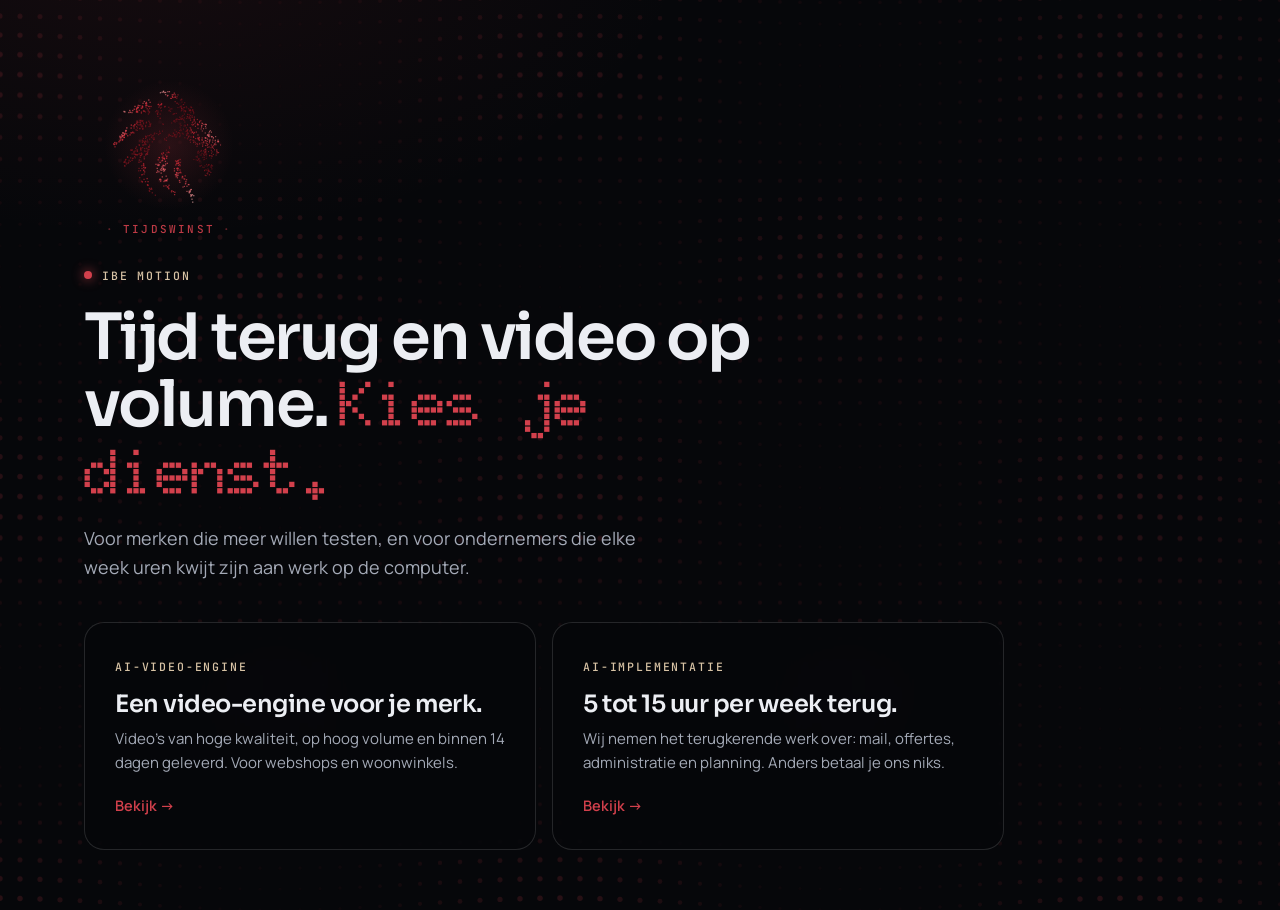
<file: index.html>
<!doctype html>
<html lang="nl">
<head>
  <meta charset="utf-8">
  <meta name="viewport" content="width=device-width, initial-scale=1">
  <title>IBE MOTION · Diensten</title>
  <meta name="description" content="IBE MOTION: AI-video-engines voor merken en AI-implementatie voor ondernemers en MKB-Nederland.">
  <link rel="icon" type="image/png" href="favicon.png">
  <link rel="preconnect" href="https://fonts.googleapis.com">
  <link rel="preconnect" href="https://fonts.gstatic.com" crossorigin>
  <link href="https://fonts.googleapis.com/css2?family=Sora:wght@500;600&family=Manrope:wght@400;600&family=Doto:wght@800&family=JetBrains+Mono:wght@500&display=swap" rel="stylesheet">
  <link rel="stylesheet" href="content-engine/css/engine.css">
  <link rel="stylesheet" href="content-engine/css/ibe-fx.css">
  <style>
    .home { position: relative; min-height: 100vh; display: flex; align-items: center; overflow: hidden; }
    .home #hero-dots { position: absolute; inset: 0; width: 100%; height: 100%; opacity: .4; }
    .home .wrap { position: relative; z-index: 2; width: 100%; padding-top: 60px; padding-bottom: 60px; }
    .home .ibe-morph { width: 170px; margin-bottom: 26px; }
    .home h1 { font: 600 clamp(36px, 5.4vw, 64px)/1.04 var(--font-display); letter-spacing: -.035em; margin: 0 0 16px; max-width: 780px; }
    .home h1 em { font-style: normal; font-family: var(--font-num); font-weight: 800; color: var(--accent); }
    .pick { display: grid; grid-template-columns: 1fr 1fr; gap: 16px; margin-top: 40px; max-width: 920px; }
    .pick a { display: block; text-decoration: none; padding: 30px; border-radius: 20px; border: 1px solid var(--line-2); background: rgba(6,7,10,.72); backdrop-filter: blur(10px); -webkit-backdrop-filter: blur(10px); transition: border-color .2s, transform .2s; }
    .pick a:hover { border-color: var(--accent); transform: translateY(-3px); }
    .pick b { display: block; font: 600 24px/1.2 var(--font-display); letter-spacing: -.02em; margin: 12px 0 8px; }
    .pick p { margin: 0 0 18px; color: var(--text-2); font-size: 15px; }
    .pick .go { color: var(--accent); font-weight: 600; font-size: 14.5px; }
    @media (max-width: 720px) { .pick { grid-template-columns: 1fr; } }
  </style>
</head>
<body>
<main class="home">
  <canvas id="hero-dots" aria-hidden="true"></canvas>
  <div class="wrap">
    <div class="ibe-morph" id="hero-morph" aria-hidden="true"></div>
    <p class="eyebrow">IBE MOTION</p>
    <h1>Tijd terug en video op volume. <em>Kies je dienst.</em></h1>
    <p class="lead dim" style="max-width:560px;font-size:18px">Voor merken die meer willen testen, en voor ondernemers die elke week uren kwijt zijn aan werk op de computer.</p>
    <div class="pick">
      <a href="content-engine/"><span class="kicker">AI-video-engine</span><b>Een video-engine voor je merk.</b><p>Video's van hoge kwaliteit, op hoog volume en binnen 14 dagen geleverd. Voor webshops en woonwinkels.</p><span class="go">Bekijk →</span></a>
      <a href="ai-implementatie/"><span class="kicker">AI-implementatie</span><b>5 tot 15 uur per week terug.</b><p>Wij nemen het terugkerende werk over: mail, offertes, administratie en planning. Anders betaal je ons niks.</p><span class="go">Bekijk →</span></a>
    </div>
  </div>
</main>
<script src="content-engine/js/lion-mask.js"></script>
<script src="content-engine/js/ibe-dots.js"></script>
<script src="content-engine/js/ibe-fx.js"></script>
<script>
  IBEDots(document.getElementById('hero-dots'), { theme: 'dark', lion: null });
  IBEMorph(document.getElementById('hero-morph'), { theme: 'dark', shapes: ['leeuw', 'zandloper', 'camera', 'netwerk', 'play'], words: ['Tijdswinst', 'Video op volume', 'Overzicht', 'Meer testen'] });
</script>
</body>
</html>
</file>
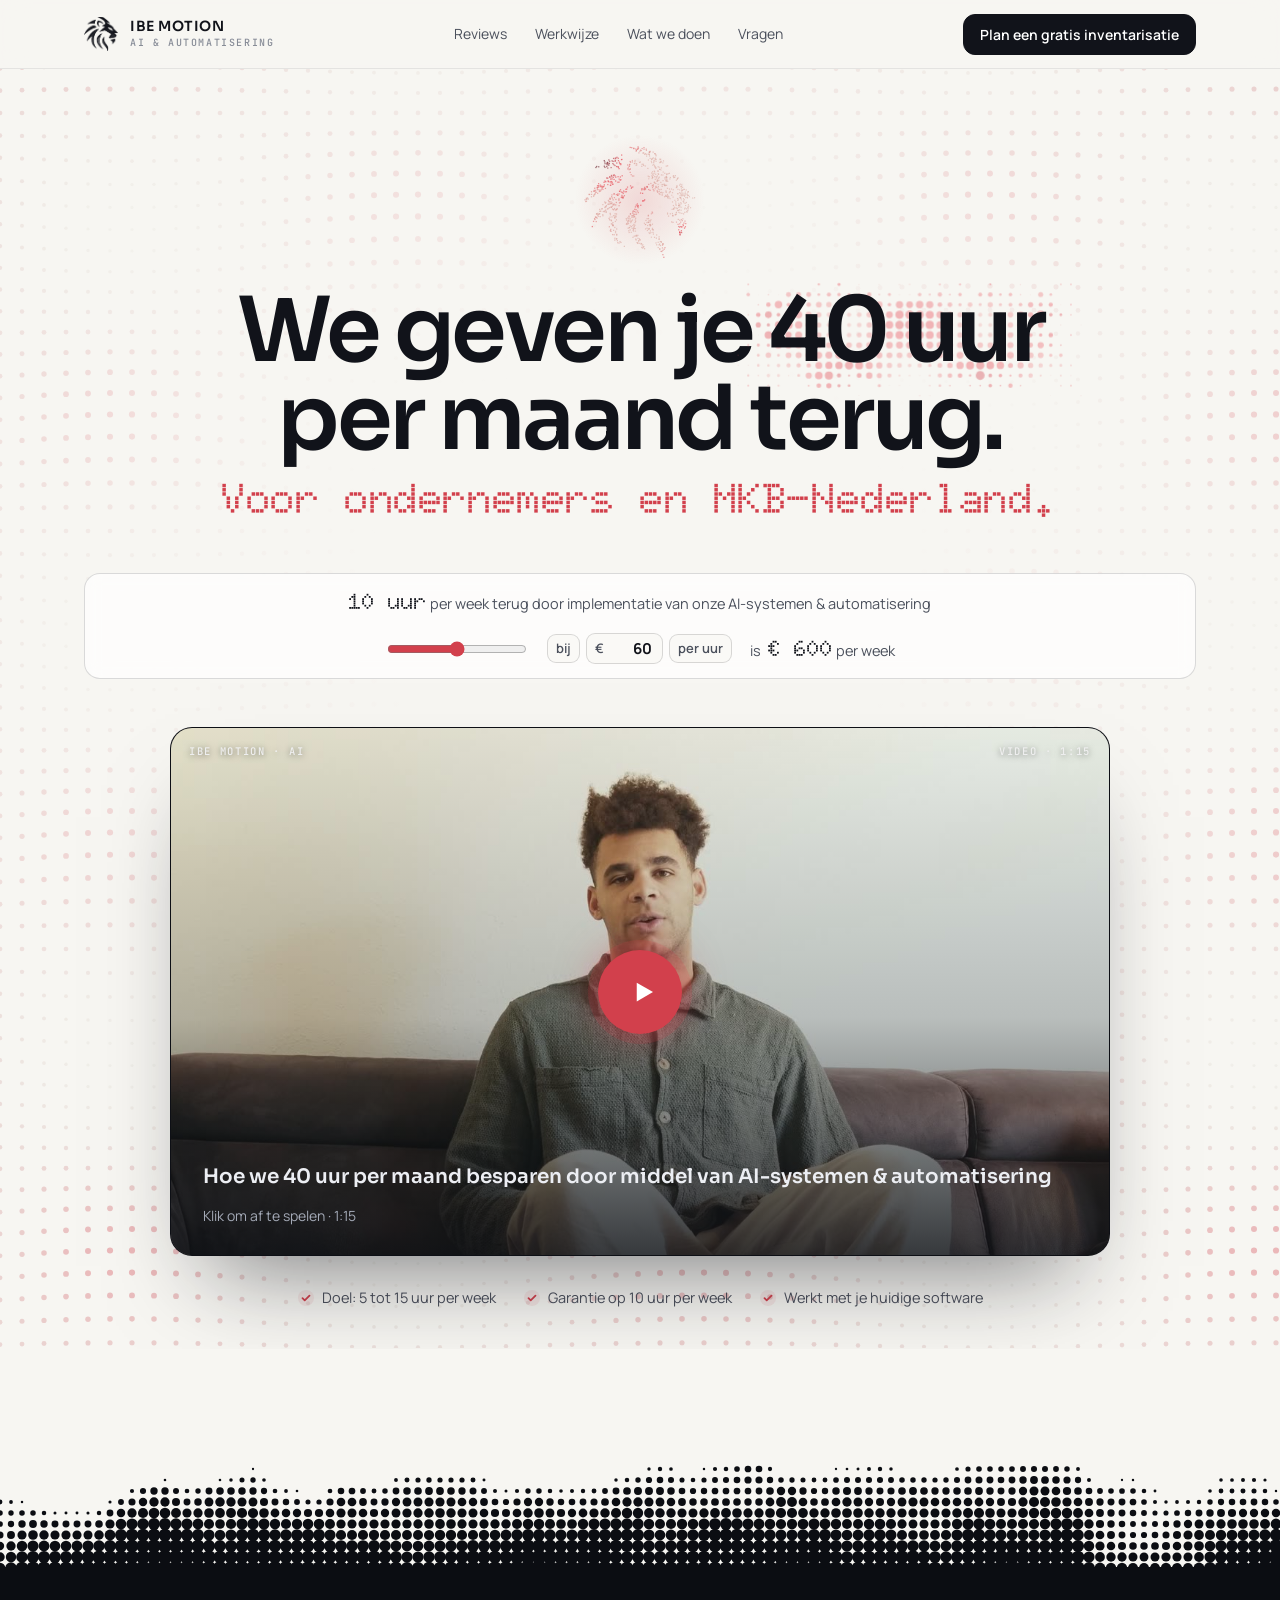
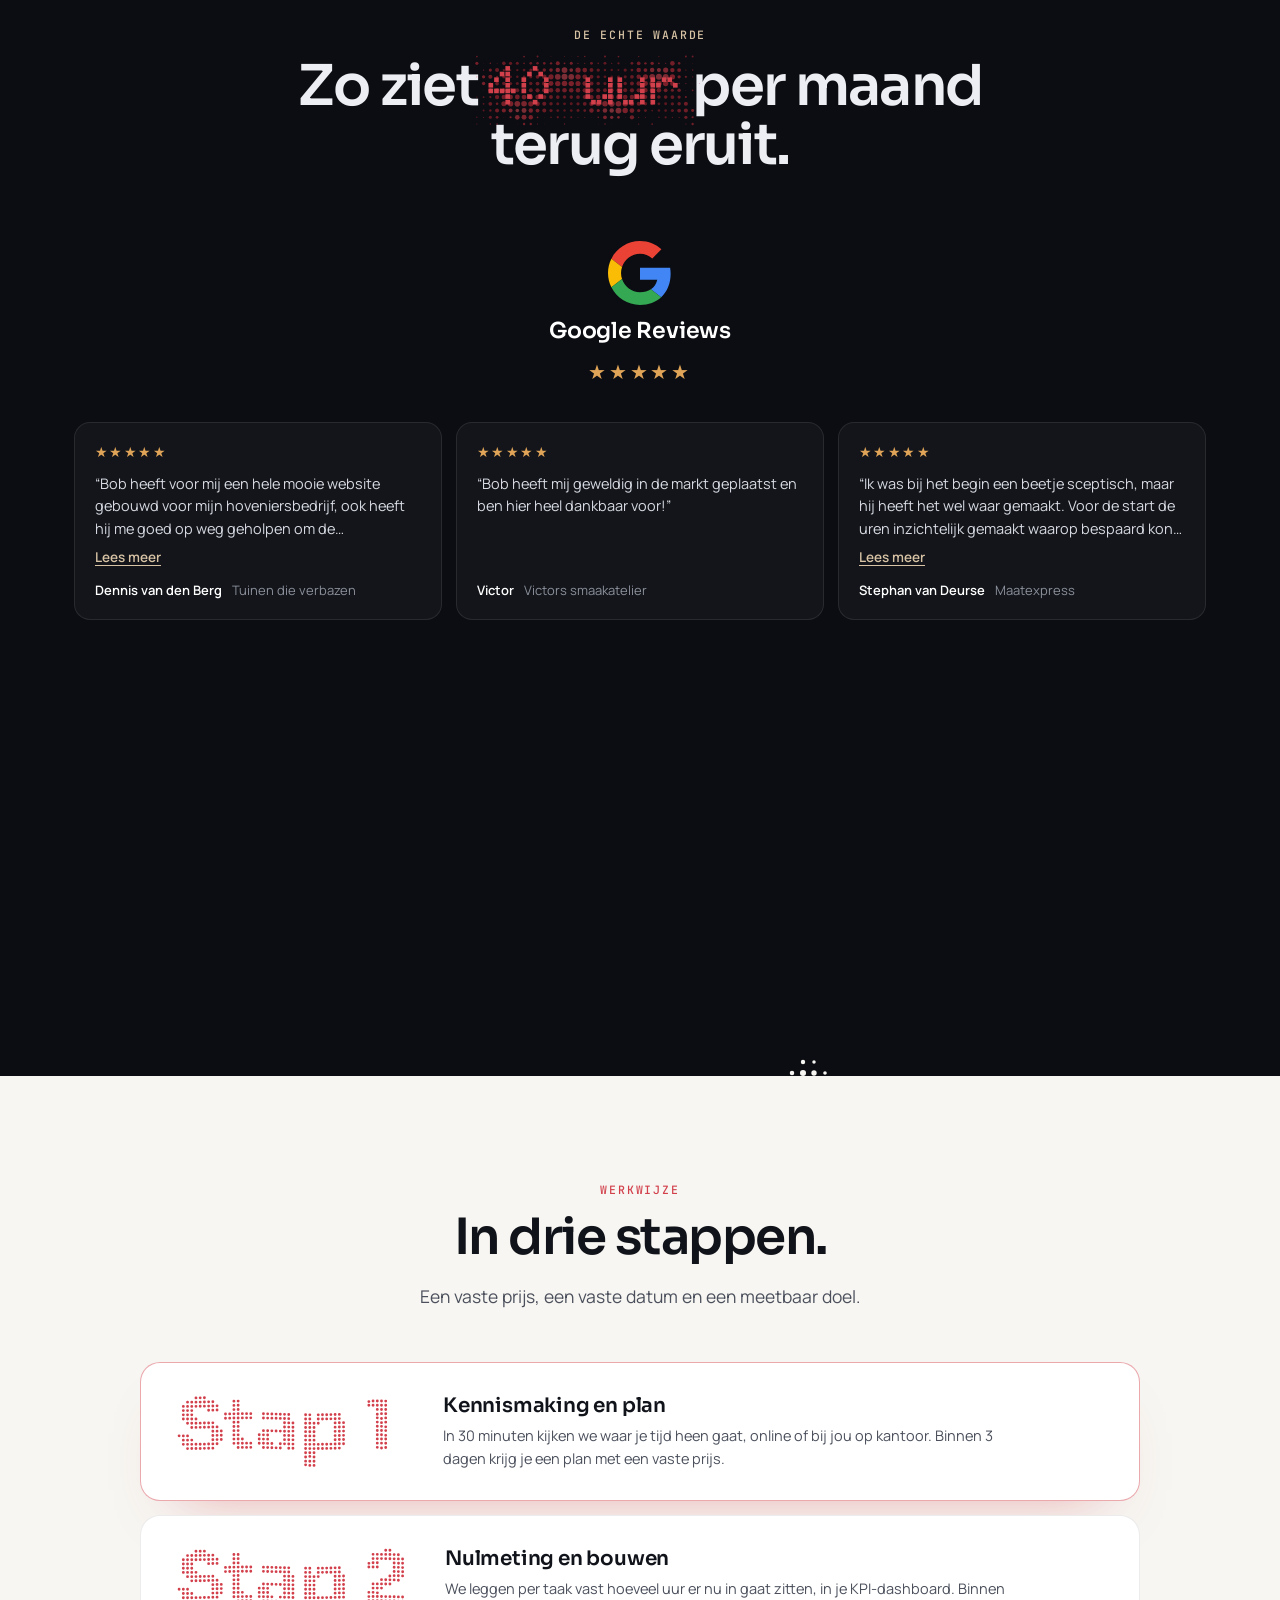
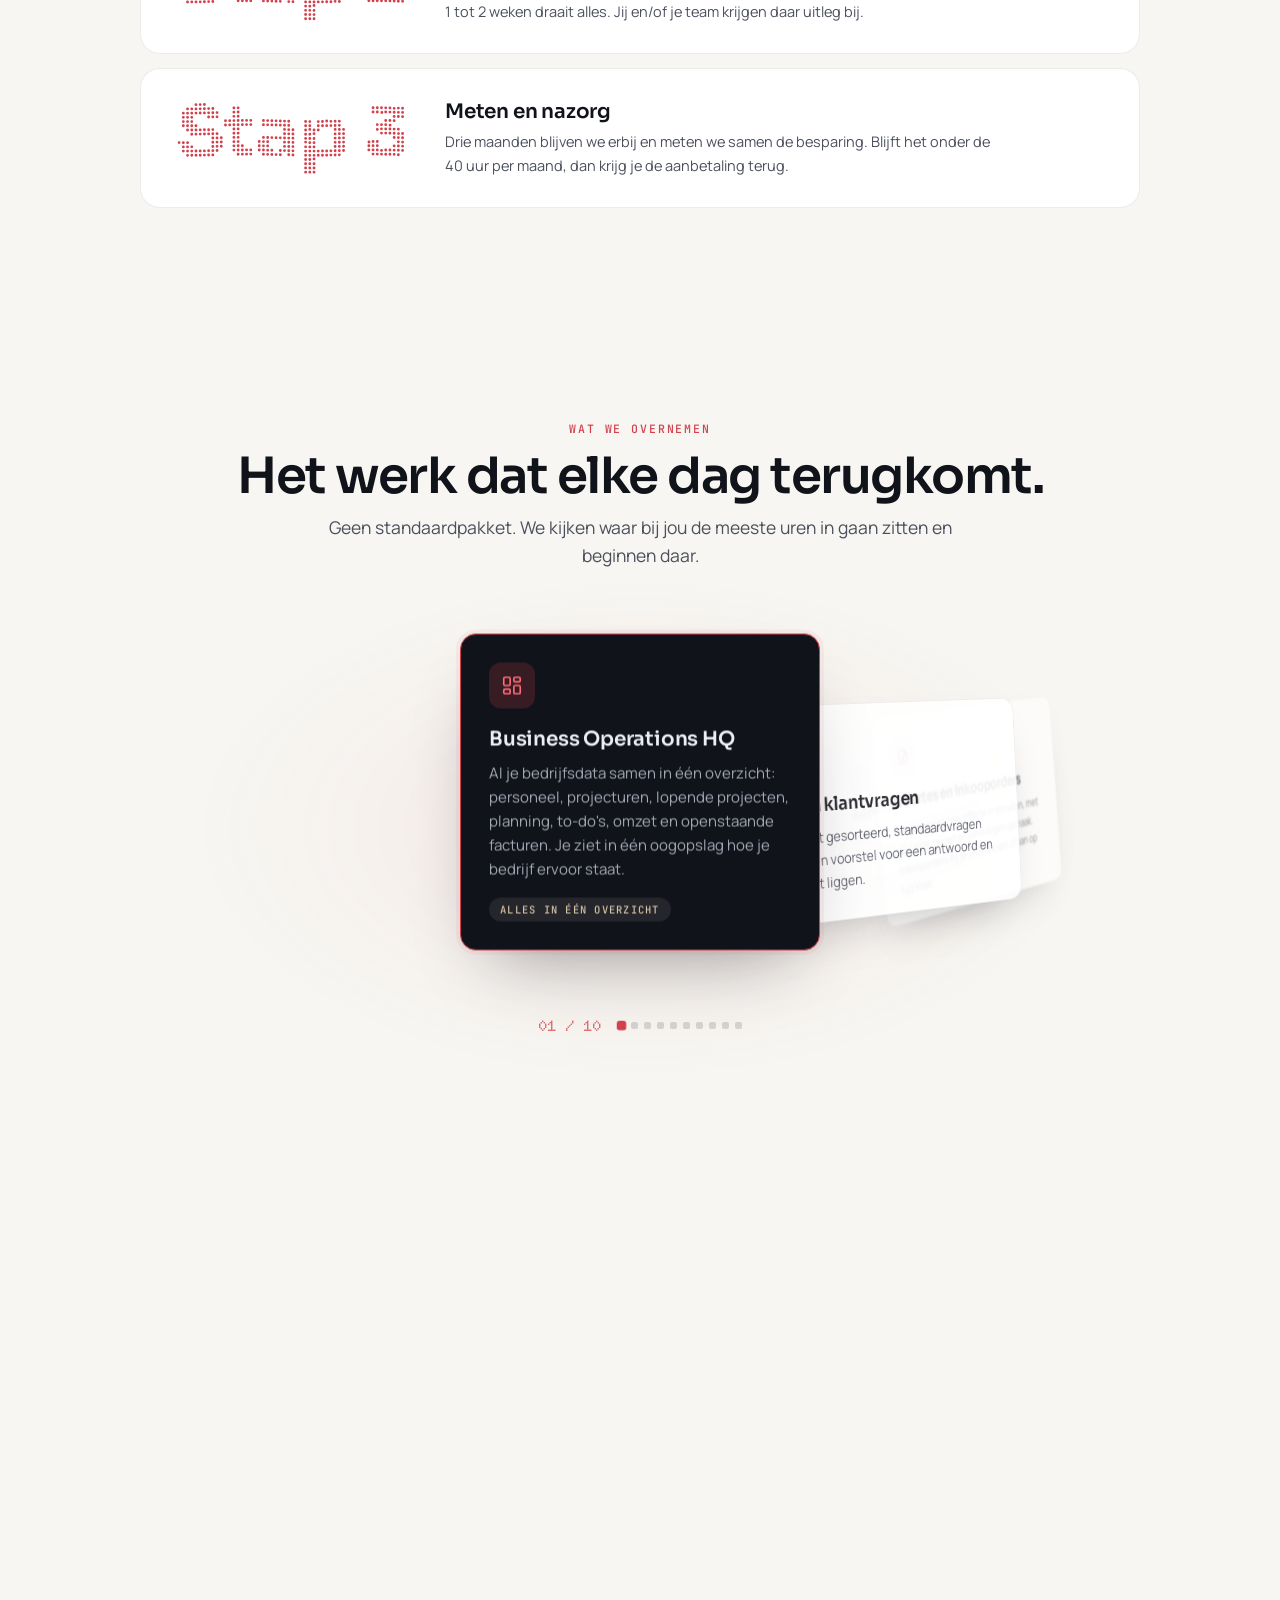
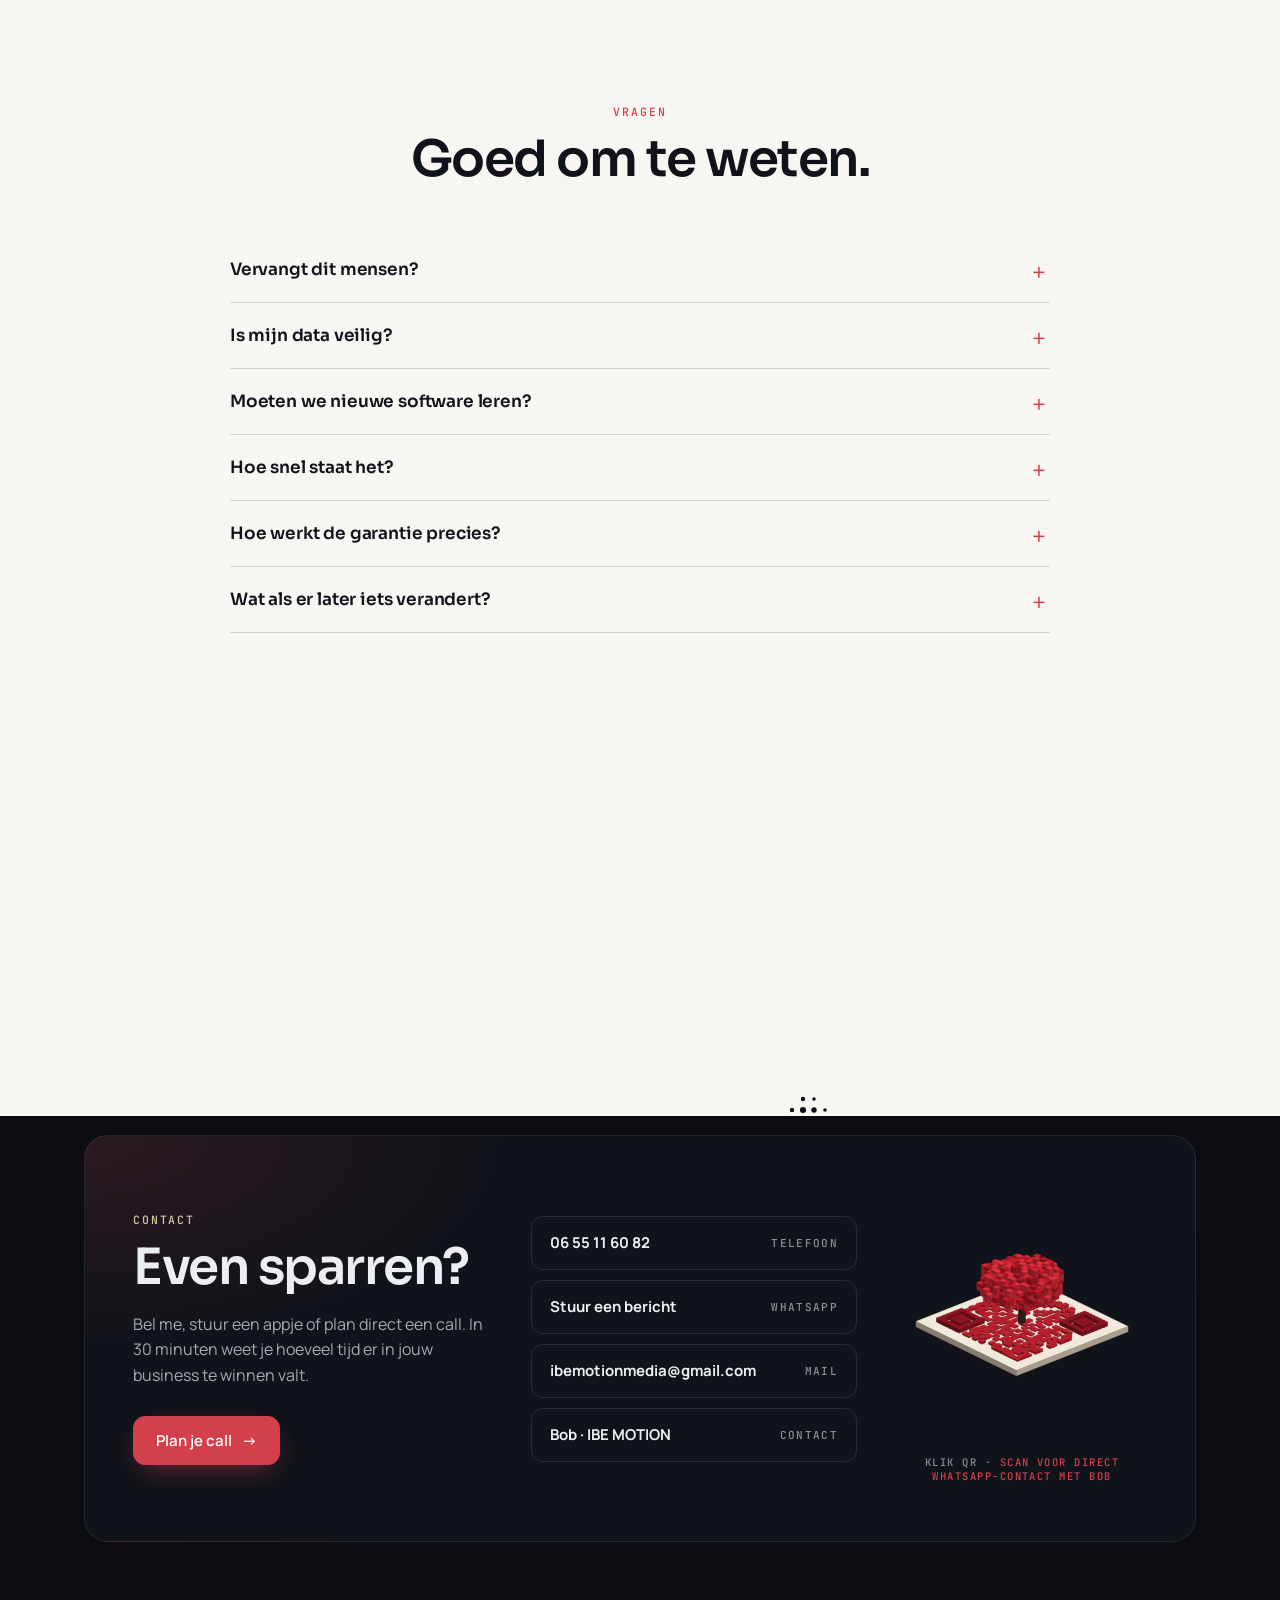
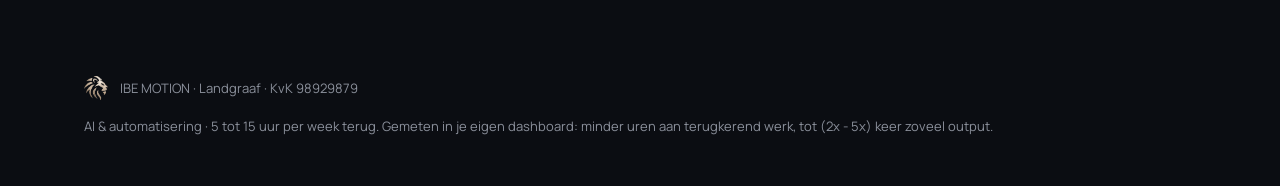
<file: ai-implementatie/index.html>
<!doctype html>
<html lang="nl">
<head>
  <meta charset="utf-8">
  <meta name="viewport" content="width=device-width, initial-scale=1">
  <meta name="trustpilot-one-time-domain-verification-id" content="9106a02a-8dbe-4658-8fba-fbc5ab0c83f6"/>
  <title data-i="t.title">AI &amp; automatisering · IBE MOTION</title>
  <meta name="description" data-i-attr="content:t.desc" content="We geven je 5 tot 15 uur per week terug, anders betaal je ons niks. IBE MOTION neemt het terugkerende werk op de computer over voor ondernemers en MKB-Nederland.">
  <link rel="icon" type="image/png" href="assets/favicon.png">
  <link rel="apple-touch-icon" href="assets/apple-touch-icon.png">
  <link rel="preconnect" href="https://fonts.googleapis.com">
  <link rel="preconnect" href="https://fonts.gstatic.com" crossorigin>
  <link href="https://fonts.googleapis.com/css2?family=Sora:wght@400;500;600;700&family=Manrope:wght@400;500;600;700&family=Doto:wght@600;800;900&family=JetBrains+Mono:wght@500;600&display=swap" rel="stylesheet">
  <link rel="stylesheet" href="css/ai.css?v=20261120a">
  <link rel="stylesheet" href="css/ibe-form.css?v=20261120a">
  <link rel="stylesheet" href="css/ibe-fx.css?v=20261120a">
</head>
<body>

<nav class="nav">
  <div class="wrap">
    <a class="brand" href="#top" data-land><img src="assets/lion-ink.png" alt=""><span><b>IBE MOTION</b><small data-i="nav.sub">AI &amp; automatisering</small></span></a>
    <div class="nav-links">
      <a href="#waarde">Reviews</a><a href="#werkwijze">Werkwijze</a><a href="#wat">Wat we doen</a><a href="#faq">Vragen</a>
    </div>
    <div class="nav-r">
      <a class="btn primary cta-pulse" href="#contact" id="nav-cta" data-land data-i="nav.cta">Plan een gratis inventarisatie</a>
    </div>
  </div>
</nav>
<a class="btn primary cta-pulse cta-float" href="#contact" id="float-cta" data-i="nav.ctaShort">Inventarisatie</a>

<header class="hero" id="top">
  <canvas id="hero-dots" aria-hidden="true"></canvas>
  <div class="wrap">
    <div class="ibe-morph hero-morph" id="hero-morph" title="Klik voor de volgende vorm" data-i-attr="title:hero.morph" aria-hidden="true"></div>
    <h1 data-i="hero.h1">We geven je <span class="hl">40 uur</span> per maand terug.</h1>
    <span class="h1b" data-i="hero.h1b">Voor ondernemers en <span style="white-space:nowrap">MKB-Nederland.</span></span>
    <div class="worth" data-land>
      <span class="w-l" data-i="hero.worthL"><b id="w-h">10 uur</b> per week terug door implementatie van onze AI-systemen &amp; automatisering</span>
      <input type="range" min="5" max="15" value="10" id="w-r" aria-label="Uren per week" data-i-attr="aria-label:hero.worthAria" autocomplete="off">
      <label class="w-rate"><span data-i="hero.at">bij</span> <span>€ <input type="number" id="w-rate" value="60" min="0" step="1" inputmode="decimal" autocomplete="off" aria-label="Uurloon in euro" data-i-attr="aria-label:hero.rateAria"></span> <span data-i="hero.perHour">per uur</span></label>
      <span class="w-v" data-i="hero.worthV">is <b id="w-v">€ 600</b> per week</span>
    </div>
    <div class="vsl" id="vsl" data-land>
      <canvas id="vsl-dots" aria-hidden="true"></canvas>
      <img class="vsl-poster" src="assets/vsl-poster.jpg" srcset="assets/vsl-poster-640.jpg 640w, assets/vsl-poster.jpg 1280w" sizes="(max-width: 980px) 100vw, 940px" alt="" loading="lazy" decoding="async" hidden>
      <span class="corner">IBE MOTION · AI</span><span class="corner r" id="vsl-len">Video · 3 min</span>
      <div class="vsl-in">
        <button class="play" id="vsl-play" aria-label="Video afspelen" data-i-attr="aria-label:vsl.aria"><svg width="30" height="30" viewBox="0 0 24 24" fill="#fff"><path d="M7 4.5v15l13-7.5z"/></svg></button>
        <b data-i="vsl.title">Hoe we 40 uur per maand besparen door middel van AI-systemen &amp; automatisering</b>
        <small id="vsl-sub" data-i="vsl.sub">De video staat hier binnenkort. Tot die tijd vertel ik het je graag zelf.</small>
      </div>
    </div>
    <div class="trust">
      <span data-i="trust.1">Doel: 5 tot 15 uur per week</span><span data-i="trust.2">Garantie op 10 uur per week</span><span data-i="trust.3">Werkt met je huidige software</span>
    </div>
  </div>
</header>

<canvas class="fx-dither" data-top="#f7f6f2" data-bottom="#0b0d12" aria-hidden="true"></canvas>
<section class="dark reviews-sec" id="waarde">
  <div class="wrap">
    <div class="head center rv">
      <p class="kicker" data-i="wk.kicker">De echte waarde</p>
      <h2 class="wk-title" data-i="wk.title">Zo ziet <span class="hl"><em>40 uur</em></span> per maand terug eruit.</h2>
    </div>
  </div>
  <!-- Drie rijen reviews die langzaam langsschuiven (links, rechts, links). Inhoud uit js/config.js (reviews), anders voorbeelden. -->
  <div class="reviews" id="reviews" aria-label="Reviews van klanten" data-i-attr="aria-label:rv.aria"></div>
</section>
<canvas class="fx-dither rise" data-mode="rise" data-top="#0b0d12" data-bottom="#f7f6f2" aria-hidden="true"></canvas>

<!-- Variant 2: drie stappen. "Stap 1/2/3" staat als tekst in de HTML en wordt met beweging aan door rode dots gevormd -->
<section id="werkwijze">
  <div class="wrap">
    <div class="head center rv">
      <p class="kicker">Werkwijze</p>
      <h2>In drie stappen.</h2>
      <p class="sub">Een vaste prijs, een vaste datum en een meetbaar doel.</p>
    </div>
    <div class="tiers simple" id="tiers">
      <canvas class="tiers-cv" aria-hidden="true"></canvas>
      <div class="tiers-rail" aria-hidden="true"><i></i></div>
      <div class="tier now">
        <span class="t-node" aria-hidden="true">1</span>
        <div class="t-price"><b class="t-amt">Stap 1</b></div>
        <div class="t-info">
          <h3>Kennismaking en plan</h3>
          <p class="t-d">In 30 minuten kijken we waar je tijd heen gaat, online of bij jou op kantoor. Binnen 3 dagen krijg je een plan met een vaste prijs.</p>
        </div>
      </div>
      <div class="tier">
        <span class="t-node" aria-hidden="true">2</span>
        <div class="t-price"><b class="t-amt">Stap 2</b></div>
        <div class="t-info">
          <h3>Nulmeting en bouwen</h3>
          <p class="t-d">We leggen per taak vast hoeveel uur er nu in gaat zitten, in je KPI-dashboard. Binnen 1 tot 2 weken draait alles. Jij en/of je team krijgen daar uitleg bij.</p>
        </div>
      </div>
      <div class="tier">
        <span class="t-node" aria-hidden="true">3</span>
        <div class="t-price"><b class="t-amt">Stap 3</b></div>
        <div class="t-info">
          <h3>Meten en nazorg</h3>
          <p class="t-d">Drie maanden blijven we erbij en meten we samen de besparing. Blijft het onder de 40 uur per maand, dan krijg je de aanbetaling terug.</p>
        </div>
      </div>
    </div>
  </div>
</section>

<!-- Wat we overnemen: zonder JS (of met minder beweging) een gewoon raster, anders een draaiende ring die met het scrollen meedraait -->
<section id="wat" class="ring-sec">
  <div class="ring-pin">
    <div class="wrap">
      <div class="head center rv">
        <p class="kicker" data-i="wat.kicker">Wat we overnemen</p>
        <h2 data-i="wat.title">Het werk dat elke dag terugkomt.</h2>
        <p class="sub" data-i="wat.sub">Geen standaardpakket. We kijken waar bij jou de meeste uren in gaan zitten en beginnen daar.</p>
      </div>
      <div class="ring" id="ring">
        <div class="grid g3 ring-cards">
          <div class="card hq rv"><div class="ico"><svg viewBox="0 0 24 24" fill="none" stroke="currentColor" stroke-width="1.8"><rect x="3" y="3" width="7" height="9" rx="1.5"/><rect x="14" y="3" width="7" height="5" rx="1.5"/><rect x="14" y="12" width="7" height="9" rx="1.5"/><rect x="3" y="16" width="7" height="5" rx="1.5"/></svg></div><h3>Business Operations HQ</h3><p data-i="wat.hq">Al je bedrijfsdata samen in één overzicht: personeel, projecturen, lopende projecten, planning, to-do's, omzet en openstaande facturen. Je ziet in één oogopslag hoe je bedrijf ervoor staat.</p><span class="tag" data-i="wat.hqTag">Alles in één overzicht</span></div>
          <div class="card rv"><div class="ico"><svg viewBox="0 0 24 24" fill="none" stroke="currentColor" stroke-width="1.8"><rect x="3" y="5" width="18" height="14" rx="2"/><path d="m3 7 9 6 9-6"/></svg></div><h3 data-i="wat.mailT">Mail en klantvragen</h3><p data-i="wat.mail">Mail wordt gesorteerd, standaardvragen krijgen een voorstel voor een antwoord en niets blijft liggen.</p></div>
          <div class="card rv"><div class="ico"><svg viewBox="0 0 24 24" fill="none" stroke="currentColor" stroke-width="1.8"><path d="M14 3H6a2 2 0 0 0-2 2v14a2 2 0 0 0 2 2h12a2 2 0 0 0 2-2V9z"/><path d="M14 3v6h6M8 13h8M8 17h5"/></svg></div><h3 data-i="wat.offT">Offertes en inkooporders</h3><p data-i="wat.off">Van aanvraag naar offerte in minuten, met de juiste prijzen en jullie eigen opmaak. Inkooporders bij je leveranciers staan op tijd klaar.</p></div>
          <div class="card rv"><div class="ico"><svg viewBox="0 0 24 24" fill="none" stroke="currentColor" stroke-width="1.8"><path d="M4 19V5M4 19h16M8 15l3-4 3 2 5-6"/></svg></div><h3 data-i="wat.admT">Administratie en facturen</h3><p data-i="wat.adm">Bonnetjes, facturen en betalingen worden verwerkt en klaargezet in je boekhouding.</p></div>
          <div class="card rv"><div class="ico"><svg viewBox="0 0 24 24" fill="none" stroke="currentColor" stroke-width="1.8"><rect x="3" y="4" width="18" height="17" rx="2"/><path d="M3 9h18M8 2v4M16 2v4"/></svg></div><h3 data-i="wat.planT">Planning en afspraken</h3><p data-i="wat.plan">Afspraken, herinneringen en roosters die zichzelf bijwerken, zonder heen en weer mailen.</p></div>
          <div class="card rv"><div class="ico"><svg viewBox="0 0 24 24" fill="none" stroke="currentColor" stroke-width="1.8"><path d="M3 3v18h18"/><rect x="7" y="11" width="3" height="6"/><rect x="12" y="7" width="3" height="10"/><rect x="17" y="13" width="3" height="4"/></svg></div><h3 data-i="wat.repT">Rapportages en overzichten</h3><p data-i="wat.rep">De cijfers die je elke week bij elkaar zoekt, staan elke maandag vanzelf klaar.</p></div>
          <div class="card rv"><div class="ico"><svg viewBox="0 0 24 24" fill="none" stroke="currentColor" stroke-width="1.8"><circle cx="6" cy="12" r="3"/><circle cx="18" cy="6" r="3"/><circle cx="18" cy="18" r="3"/><path d="m8.6 10.6 6.8-3.2M8.6 13.4l6.8 3.2"/></svg></div><h3 data-i="wat.kopT">Koppelingen</h3><p data-i="wat.kop">Je systemen praten met elkaar. Geen overtypen meer van het ene programma in het andere.</p><span class="tag" data-i="wat.kopTag">Werkt met wat je al hebt</span></div>
          <div class="card rv"><div class="ico"><svg viewBox="0 0 24 24" fill="none" stroke="currentColor" stroke-width="1.8"><path d="M12 3l2.4 4.9 5.4.8-3.9 3.8.9 5.4-4.8-2.5-4.8 2.5.9-5.4L4.2 8.7l5.4-.8z"/></svg></div><h3 data-i="wat.cusT">Maatwerk</h3><p data-i="wat.cus">We kijken wat voor jouw bedrijf het meeste waard is en bouwen precies dat. Een eigen klantportaal, een tool voor je werkvloer of iets wat nog niemand heeft.</p><span class="tag" data-i="wat.cusTag">Custom werk</span></div>
          <div class="card rv"><div class="ico"><svg viewBox="0 0 24 24" fill="none" stroke="currentColor" stroke-width="1.8"><rect x="3" y="4" width="18" height="13" rx="2"/><path d="M8 21h8M12 17v4M9 9.5h6M9 12.5h4"/></svg></div><h3 data-i="wat.swT">Eigen software in plaats van abonnementen</h3><p data-i="wat.sw">Betaal je elke maand voor software waar je maar een deel van gebruikt? Wij bouwen het na, precies zoals jullie werken. Zo bespaar je op de abonnementskosten.</p><span class="tag" data-i="wat.swTag">Bespaart abonnementskosten</span></div>
          <div class="card rv"><div class="ico"><svg viewBox="0 0 24 24" fill="none" stroke="currentColor" stroke-width="1.8"><rect x="5" y="8" width="14" height="11" rx="3"/><path d="M12 8V4M9.5 13h.01M14.5 13h.01M9.5 16h5M3 12v3M21 12v3"/><circle cx="12" cy="3.5" r="1"/></svg></div><h3 data-i="wat.agT">AI-agents die zelf werken</h3><p data-i="wat.ag">Digitale collega's die taken echt uit handen nemen. Ze lezen mee, beslissen binnen jouw regels en voeren het werk zelf uit, ook buiten kantooruren.</p><span class="tag" data-i="wat.agTag">Werkt autonoom</span></div>
        </div>
      </div>
      <div class="ring-meta" aria-hidden="true"><span class="ring-n" id="ring-n">01 / 09</span><div class="ring-dots" id="ring-dots"></div></div>
    </div>
  </div>
</section>

<section id="faq" style="padding-top:20px">
  <div class="wrap">
    <div class="head center rv"><p class="kicker" data-i="fq.kicker">Vragen</p><h2 data-i="fq.title">Goed om te weten.</h2></div>
    <div class="faq rv">
      <details><summary data-i="fq.1q">Vervangt dit mensen?</summary><p data-i="fq.1a">Het werk verschuift. We nemen taken over, geen banen: je team houdt tijd over voor werk waar ze echt verschil maken, zoals klanten, kwaliteit en nieuwe ideeën. Hoe je die uren inzet, bepaal jij. Dat bespreken we eerlijk in de kennismaking.</p></details>
      <details><summary data-i="fq.2q">Is mijn data veilig?</summary><p data-i="fq.2a">We werken in jullie eigen accounts en systemen, met alleen de toegang die nodig is. Na de oplevering kun je die toegang intrekken. Gevoelige gegevens bespreken we vooraf in de onboarding.</p></details>
      <details><summary data-i="fq.3q">Moeten we nieuwe software leren?</summary><p data-i="fq.3a">Een beetje, en dat gaat sneller dan je denkt. We bouwen op wat jullie al gebruiken, zoals je mail, je boekhouding en je planning. Wel leren we je team werken met de AI-systemen die we neerzetten. Dat doen we heel interactief, samen achter de computer, en met mijn hulp heb je het snel onder de knie.</p></details>
      <details><summary data-i="fq.4q">Hoe snel staat het?</summary><p data-i="fq.4a">Na de onboarding prikken we een vaste datum. Alle systemen lopen binnen een tot twee weken. Daarna lopen nazorg en client success nog 3 maanden door, zodat alles blijft werken zoals bedoeld en je team er echt mee uit de voeten kan.</p></details>
      <details><summary data-i="fq.5q">Hoe werkt de garantie precies?</summary><p data-i="fq.5a">We leggen vooraf een nulmeting vast per taak. Na de oplevering meten we samen in je KPI-dashboard. Blijft de besparing onder de 40 uur per maand, dan krijg je je aanbetaling terug.</p></details>
      <details><summary data-i="fq.6q">Wat als er later iets verandert?</summary><p data-i="fq.6a">Dan passen we het aan. Je kunt me altijd bereiken voor vragen en kleine wijzigingen, en grotere uitbreidingen spreken we vooraf met een vaste prijs af. De ontwikkelingen rond deze technologie gaan hard. We houden contact en houden jullie op de hoogte van wat er nieuw is. Verandert er iets wat invloed heeft op de systemen die we voor jullie gebouwd hebben, dan hoor je dat van ons.</p></details>
    </div>
  </div>
</section>

<canvas class="fx-dither rise" data-mode="rise" data-top="#f7f6f2" data-bottom="#0b0d12" aria-hidden="true"></canvas>
<div class="end-band dark">
<section id="contact" style="padding-top:20px">
  <div class="wrap">
    <div class="contact has-qr rv" data-land>
      <div>
        <p class="kicker">Contact</p>
        <h2 data-i="ct.title">Even sparren?</h2>
        <p class="dim" data-i="ct.sub">Bel me, stuur een appje of plan direct een call. In 30 minuten weet je hoeveel tijd er in jouw business te winnen valt.</p>
        <a class="btn red" href="#" data-call style="margin-top:12px"><span data-i="ct.call">Plan je call</span> <span class="arr">→</span></a>
      </div>
      <div class="contact-list">
        <a data-c="tel" href="#"><b></b><span data-i="ct.tel">Telefoon</span></a>
        <a data-c="wa" href="#" target="_blank" rel="noopener"><b data-i="ct.wa">Stuur een bericht</b><span>WhatsApp</span></a>
        <a data-c="mail" href="#"><b></b><span>Mail</span></a>
        <div><b>Bob · IBE MOTION</b><span>Contact</span></div>
      </div>
      <div class="qr-tree" id="qr-tree" data-hint="kort"><canvas aria-label="QR-code naar WhatsApp"></canvas><p class="qr-hint" data-i="ct.qr">Klik QR · <b>scan voor direct WhatsApp-contact met Bob</b></p></div>
    </div>
  </div>
</section>

<footer>
  <div class="wrap">
    <span style="display:flex;align-items:center;gap:12px"><img src="assets/lion-gold.png" alt="">IBE MOTION · Landgraaf · KvK 98929879</span>
    <span data-i="ft.line">AI &amp; automatisering · 5 tot 15 uur per week terug. Gemeten in je eigen dashboard: minder uren aan terugkerend werk, tot (2x - 5x) keer zoveel output.</span>
  </div>
</footer>
</div>

<script src="js/config.js?v=20261120a"></script>
<script src="js/en.js?v=20261120a"></script>
<script src="js/i18n.js?v=20261120a"></script>
<script src="js/lion-mask.js?v=20261120a"></script>
<script src="js/ibe-dots.js?v=20261120a"></script>
<script src="js/ibe-fx.js?v=20261120a"></script>
<script src="js/ibe-qr.js?v=20261120a"></script>
<script src="js/jspdf.umd.min.js?v=20261120a"></script>
<script src="js/ibe-form.js?v=20261120a"></script>
<script>
const T = IBEI18n.t; // T('Nederlands', 'English')


window.__formData = null; // de intake staat niet meer op deze pagina; onboarding.html heeft zijn eigen formulier
</script>
<script src="js/ai.js?v=20261120a"></script>
</body>
</html>
</file>
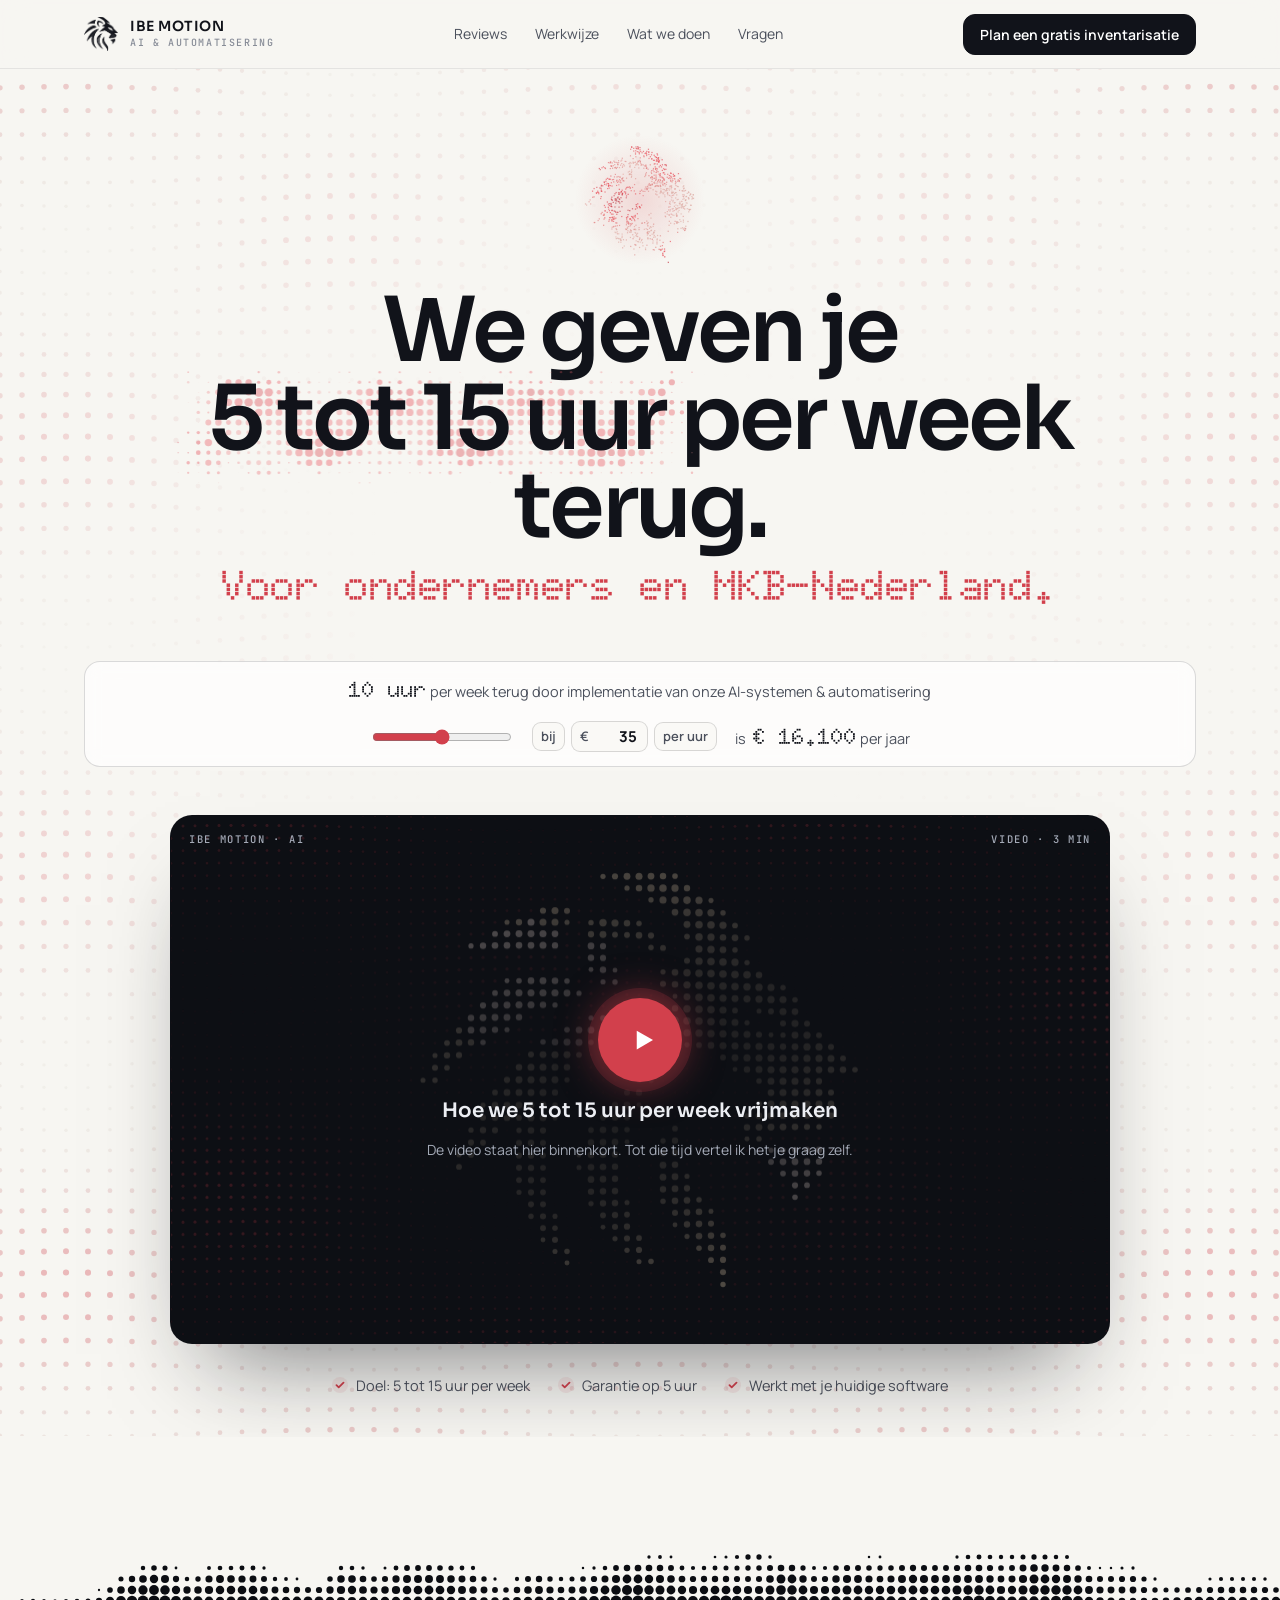
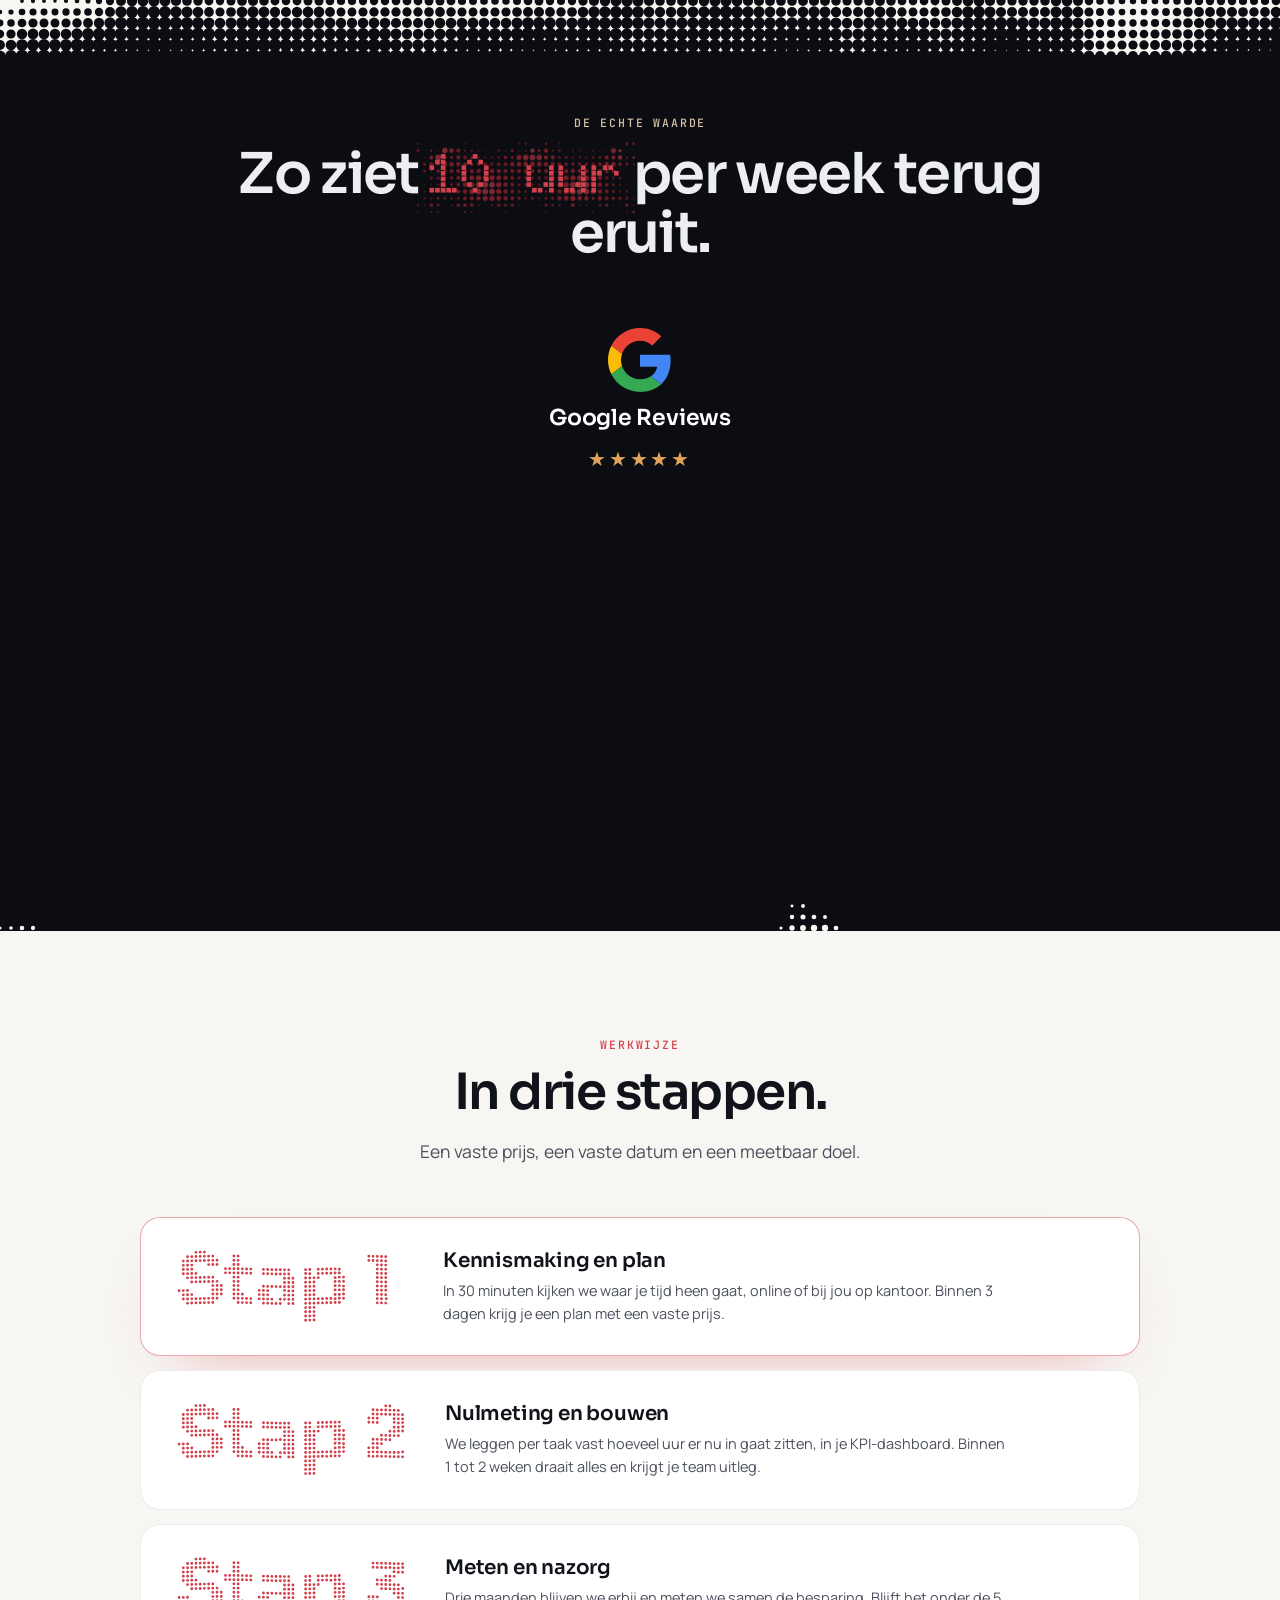
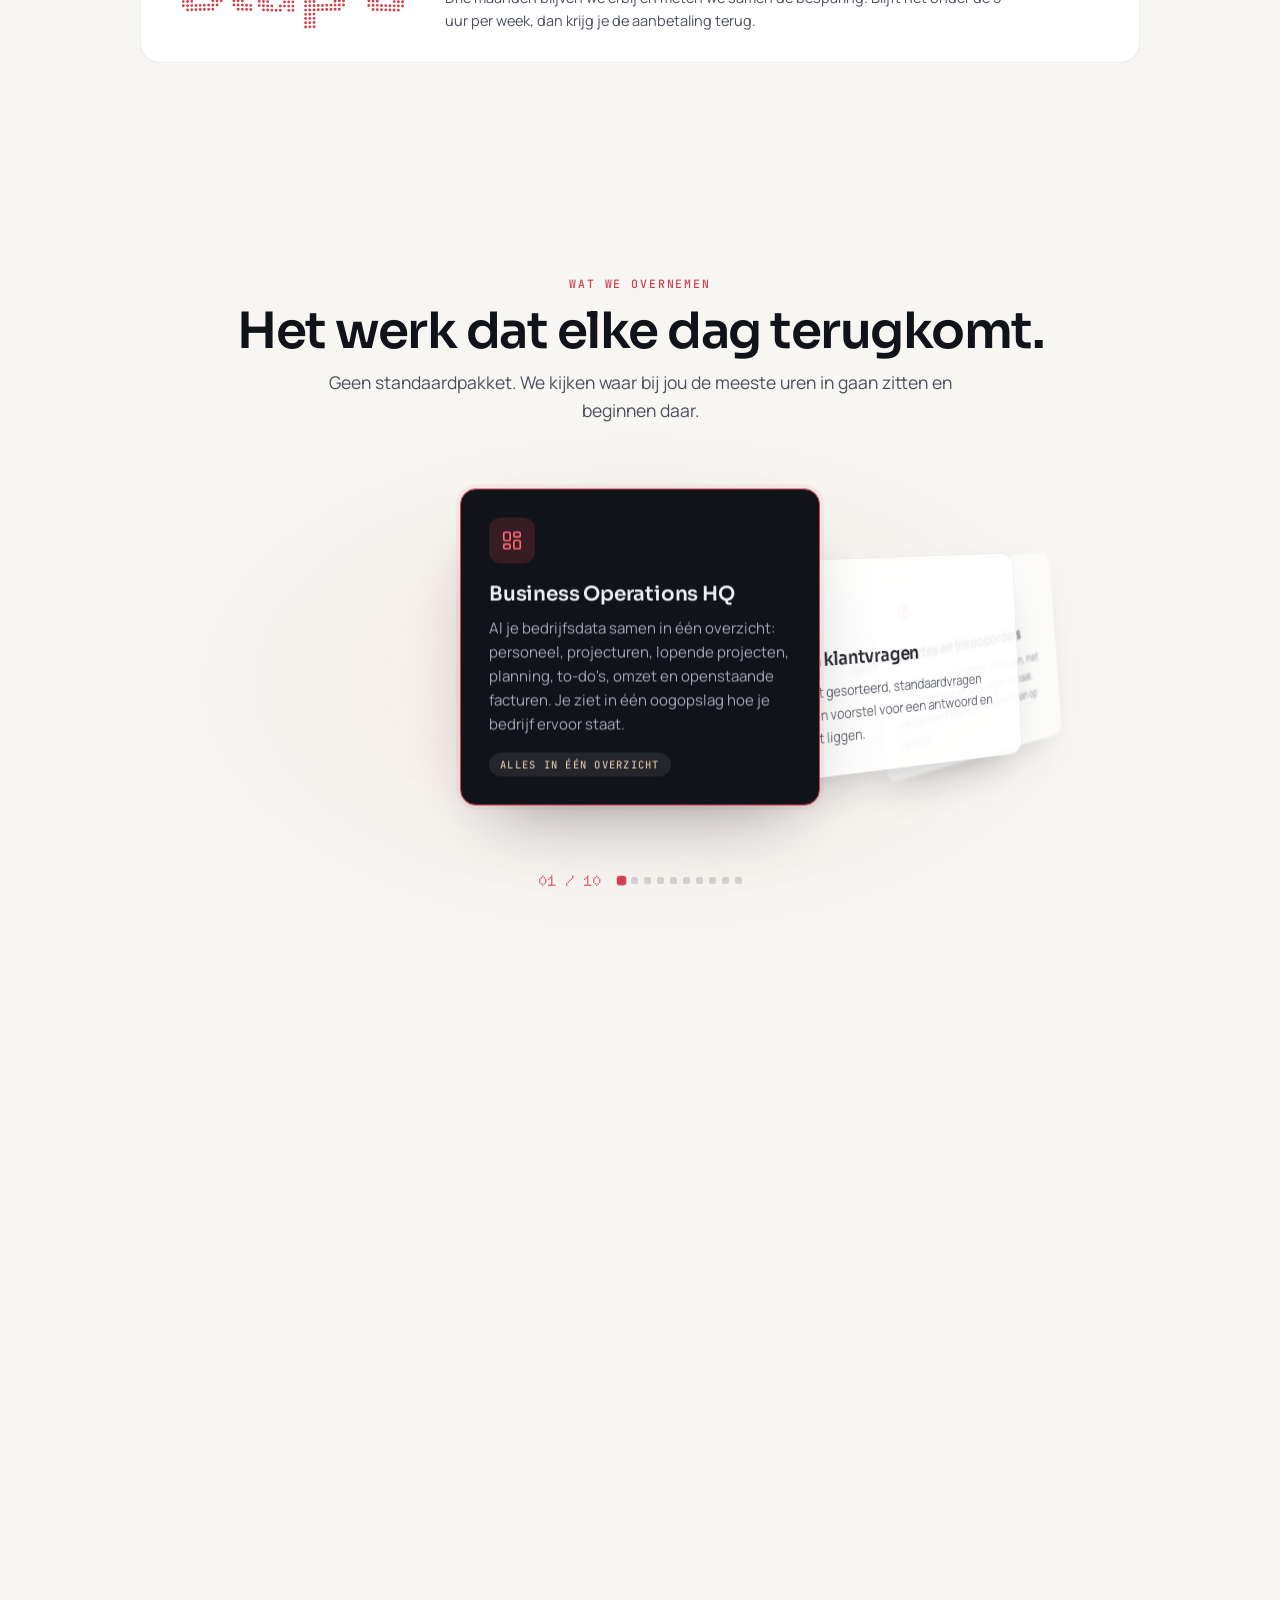
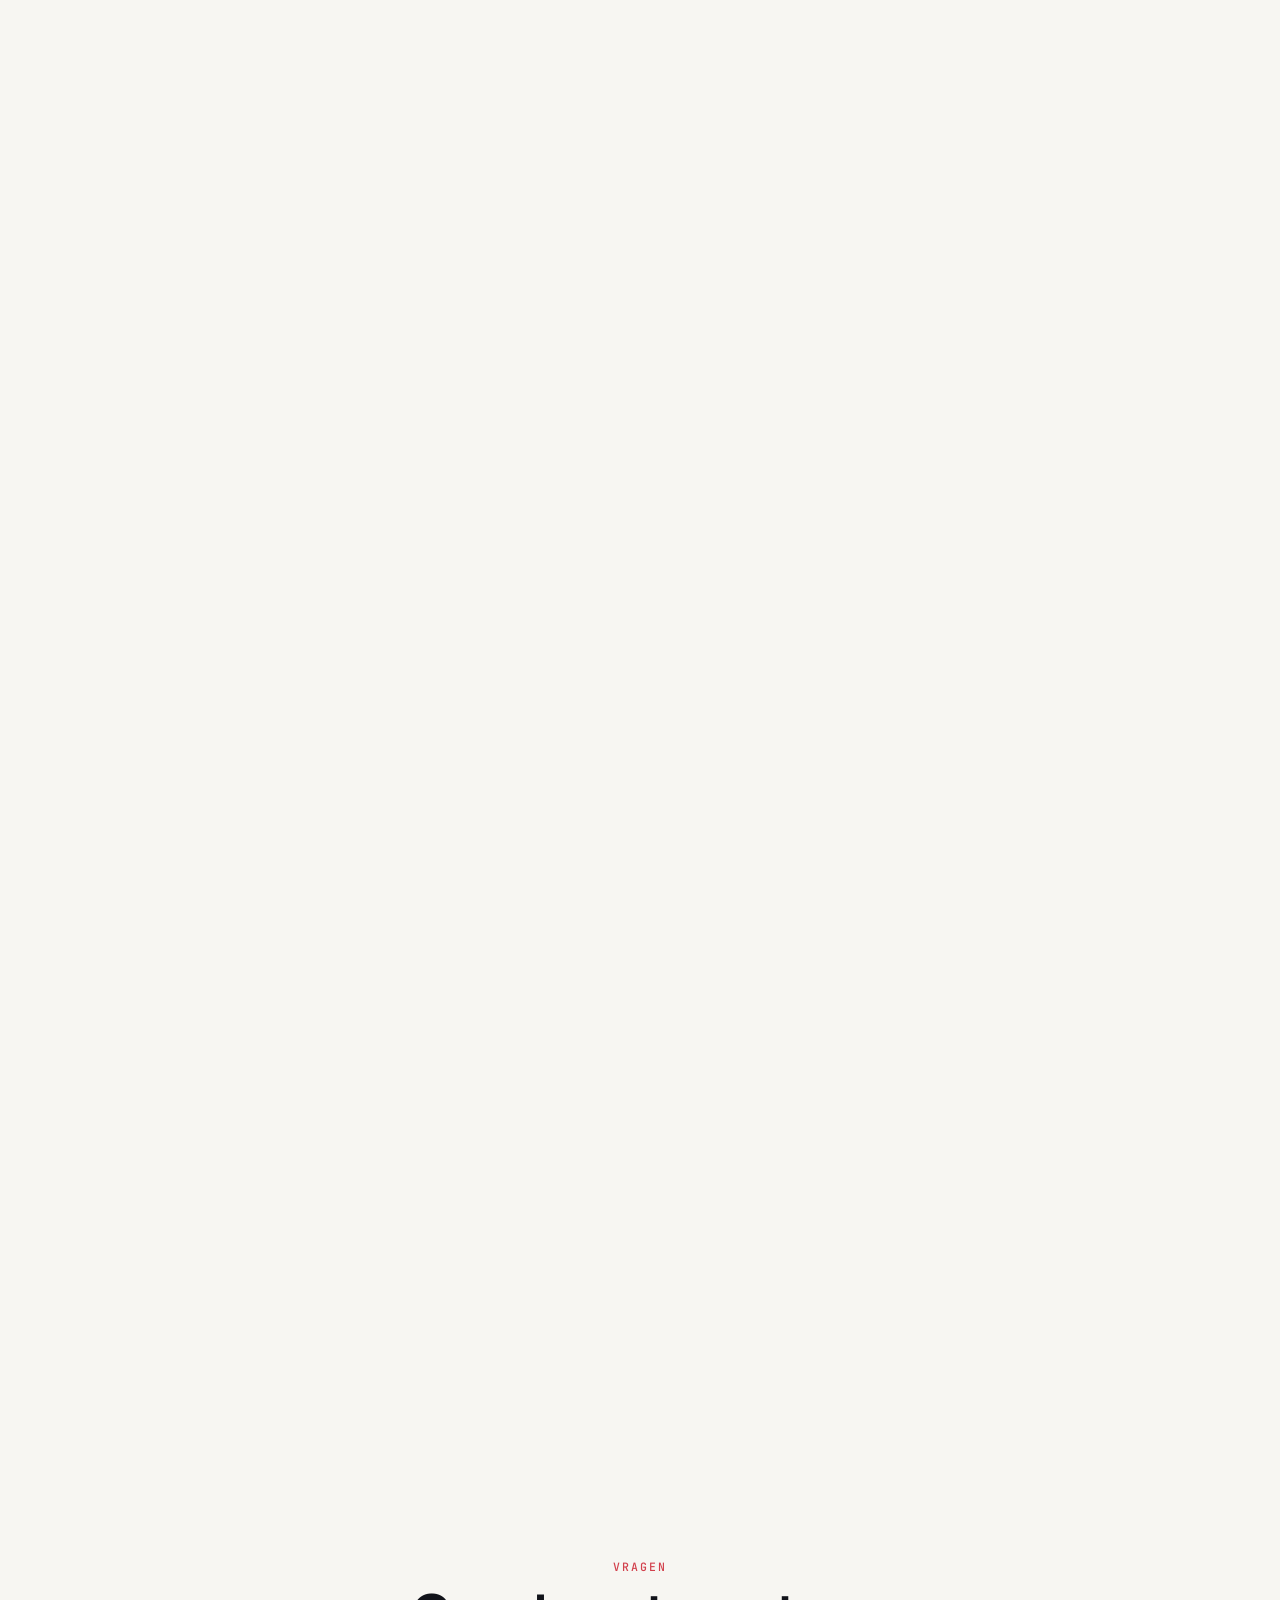
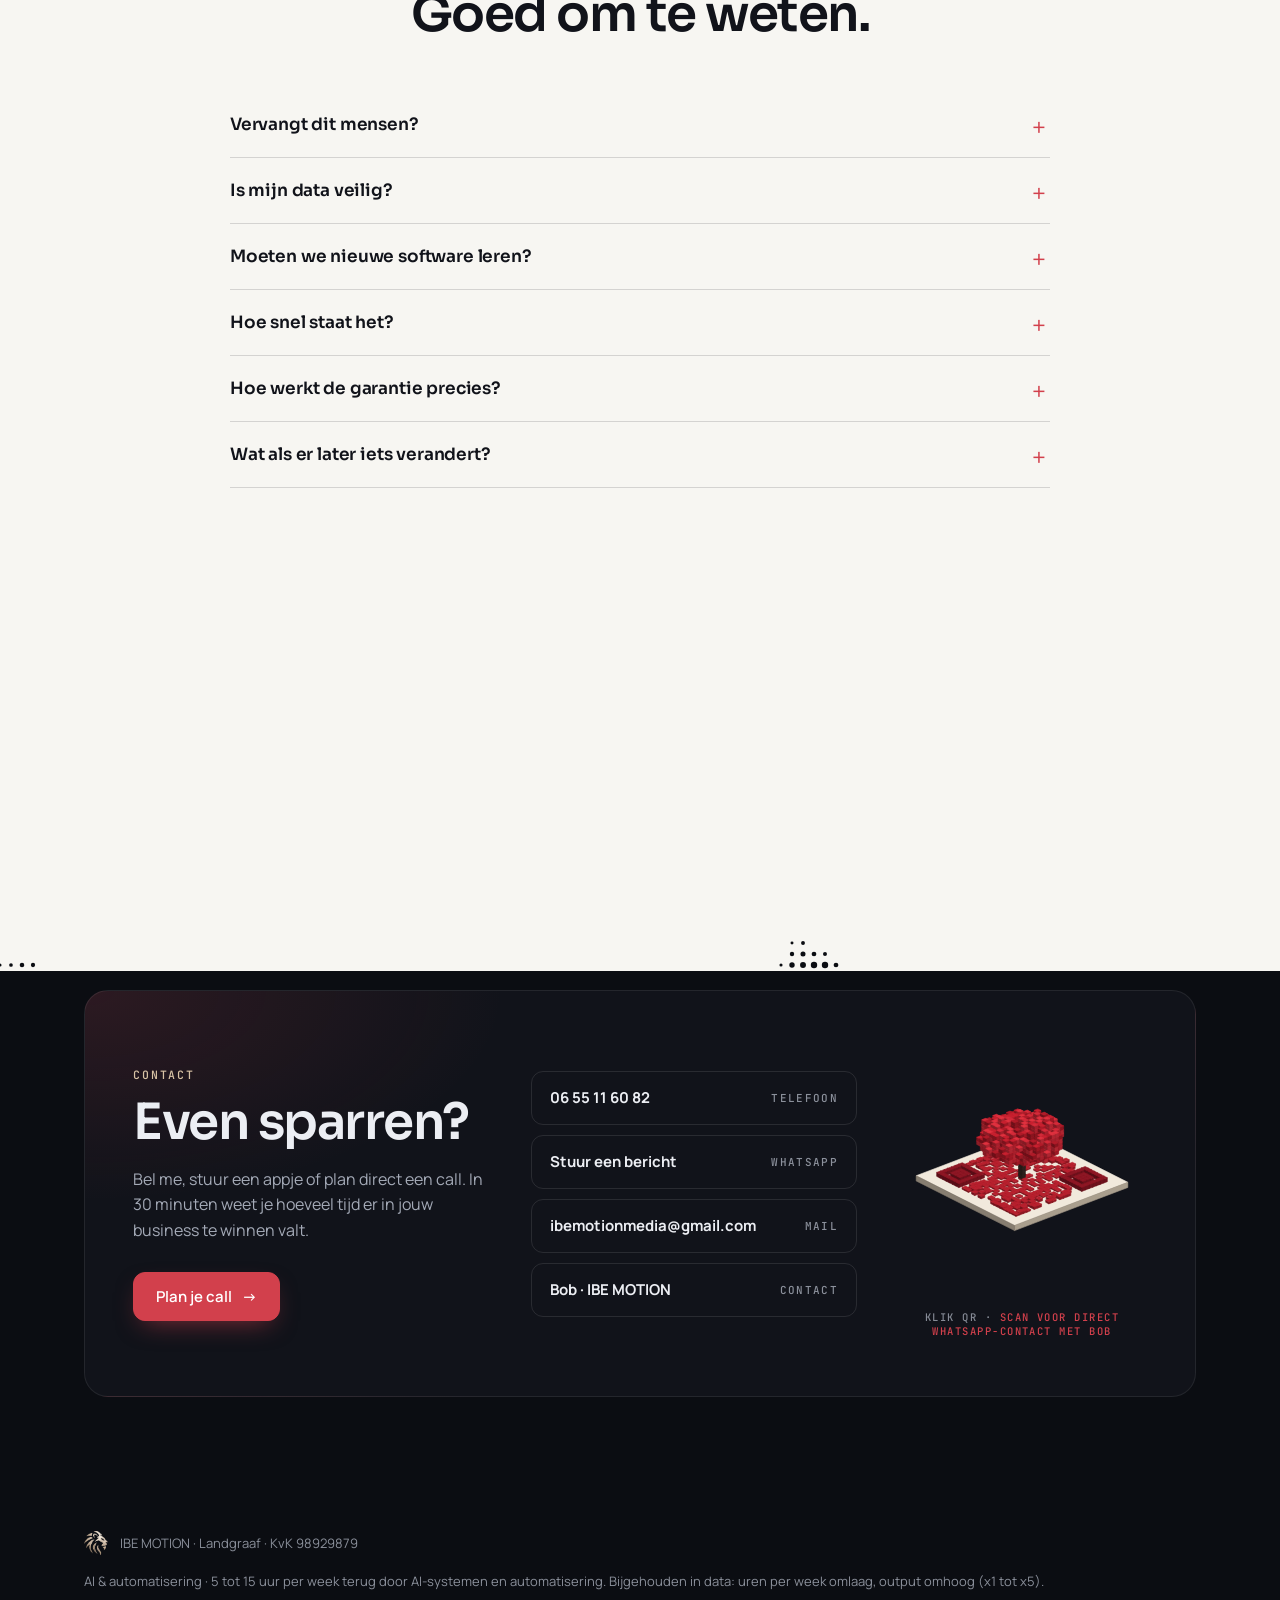
<file: ai-preview-2/index.html>
<!doctype html>
<html lang="nl">
<head>
  <meta charset="utf-8">
  <meta name="robots" content="noindex, nofollow">
  <meta name="viewport" content="width=device-width, initial-scale=1">
  <title data-i="t.title">AI &amp; automatisering · IBE MOTION</title>
  <meta name="description" data-i-attr="content:t.desc" content="We geven je 5 tot 15 uur per week terug, anders betaal je ons niks. IBE MOTION neemt het terugkerende werk op de computer over voor ondernemers en MKB-Nederland.">
  <link rel="icon" type="image/png" href="assets/favicon.png">
  <link rel="apple-touch-icon" href="assets/apple-touch-icon.png">
  <link rel="preconnect" href="https://fonts.googleapis.com">
  <link rel="preconnect" href="https://fonts.gstatic.com" crossorigin>
  <link href="https://fonts.googleapis.com/css2?family=Sora:wght@400;500;600;700&family=Manrope:wght@400;500;600;700&family=Doto:wght@600;800;900&family=JetBrains+Mono:wght@500;600&display=swap" rel="stylesheet">
  <link rel="stylesheet" href="css/ai.css?v=20261104c">
  <link rel="stylesheet" href="css/ibe-form.css?v=20261104c">
  <link rel="stylesheet" href="css/ibe-fx.css?v=20261104c">
</head>
<body>

<nav class="nav">
  <div class="wrap">
    <a class="brand" href="#top" data-land><img src="assets/lion-ink.png" alt=""><span><b>IBE MOTION</b><small data-i="nav.sub">AI &amp; automatisering</small></span></a>
    <div class="nav-links">
      <a href="#waarde">Reviews</a><a href="#werkwijze">Werkwijze</a><a href="#wat">Wat we doen</a><a href="#faq">Vragen</a>
    </div>
    <div class="nav-r">
      <a class="btn primary cta-pulse" href="#contact" id="nav-cta" data-land data-i="nav.cta">Plan een gratis inventarisatie</a>
    </div>
  </div>
</nav>

<header class="hero" id="top">
  <canvas id="hero-dots" aria-hidden="true"></canvas>
  <div class="wrap">
    <div class="ibe-morph hero-morph" id="hero-morph" title="Klik voor de volgende vorm" data-i-attr="title:hero.morph" aria-hidden="true"></div>
    <h1 data-i="hero.h1">We geven je <span class="hl">5 tot 15 uur</span> per week terug.</h1>
    <span class="h1b" data-i="hero.h1b">Voor ondernemers en <span style="white-space:nowrap">MKB-Nederland.</span></span>
    <div class="worth" data-land>
      <span class="w-l" data-i="hero.worthL"><b id="w-h">10 uur</b> per week terug door implementatie van onze AI-systemen &amp; automatisering</span>
      <input type="range" min="5" max="15" value="10" id="w-r" aria-label="Uren per week" data-i-attr="aria-label:hero.worthAria" autocomplete="off">
      <label class="w-rate"><span data-i="hero.at">bij</span> <span>€ <input type="number" id="w-rate" value="35" min="0" step="1" inputmode="decimal" autocomplete="off" aria-label="Uurloon in euro" data-i-attr="aria-label:hero.rateAria"></span> <span data-i="hero.perHour">per uur</span></label>
      <span class="w-v" data-i="hero.worthV">is <b id="w-v">€ 16.100</b> per jaar</span>
    </div>
    <div class="vsl" id="vsl" data-land>
      <canvas id="vsl-dots" aria-hidden="true"></canvas>
      <span class="corner">IBE MOTION · AI</span><span class="corner r" id="vsl-len">Video · 3 min</span>
      <div class="vsl-in">
        <button class="play" id="vsl-play" aria-label="Video afspelen" data-i-attr="aria-label:vsl.aria"><svg width="30" height="30" viewBox="0 0 24 24" fill="#fff"><path d="M7 4.5v15l13-7.5z"/></svg></button>
        <b data-i="vsl.title">Hoe we 5 tot 15 uur per week vrijmaken</b>
        <small id="vsl-sub" data-i="vsl.sub">De video staat hier binnenkort. Tot die tijd vertel ik het je graag zelf.</small>
      </div>
    </div>
    <div class="trust">
      <span data-i="trust.1">Doel: 5 tot 15 uur per week</span><span data-i="trust.2">Garantie op 5 uur</span><span data-i="trust.3">Werkt met je huidige software</span>
    </div>
  </div>
</header>

<canvas class="fx-dither" data-top="#f7f6f2" data-bottom="#0b0d12" aria-hidden="true"></canvas>
<section class="dark reviews-sec" id="waarde">
  <div class="wrap">
    <div class="head center rv">
      <p class="kicker" data-i="wk.kicker">De echte waarde</p>
      <h2 class="wk-title" data-i="wk.title">Zo ziet <span class="hl"><em>10 uur</em></span> per week terug eruit.</h2>
    </div>
  </div>
  <!-- Drie rijen reviews die langzaam langsschuiven (links, rechts, links). Inhoud uit js/config.js (reviews), anders voorbeelden. -->
  <div class="reviews" id="reviews" aria-label="Reviews van klanten" data-i-attr="aria-label:rv.aria"></div>
</section>
<canvas class="fx-dither rise" data-mode="rise" data-top="#0b0d12" data-bottom="#f7f6f2" aria-hidden="true"></canvas>

<!-- Variant 2: drie stappen. "Stap 1/2/3" staat als tekst in de HTML en wordt met beweging aan door rode dots gevormd -->
<section id="werkwijze">
  <div class="wrap">
    <div class="head center rv">
      <p class="kicker">Werkwijze</p>
      <h2>In drie stappen.</h2>
      <p class="sub">Een vaste prijs, een vaste datum en een meetbaar doel.</p>
    </div>
    <div class="tiers simple" id="tiers">
      <canvas class="tiers-cv" aria-hidden="true"></canvas>
      <div class="tiers-rail" aria-hidden="true"><i></i></div>
      <div class="tier now">
        <span class="t-node" aria-hidden="true">1</span>
        <div class="t-price"><b class="t-amt">Stap 1</b></div>
        <div class="t-info">
          <h3>Kennismaking en plan</h3>
          <p class="t-d">In 30 minuten kijken we waar je tijd heen gaat, online of bij jou op kantoor. Binnen 3 dagen krijg je een plan met een vaste prijs.</p>
        </div>
      </div>
      <div class="tier">
        <span class="t-node" aria-hidden="true">2</span>
        <div class="t-price"><b class="t-amt">Stap 2</b></div>
        <div class="t-info">
          <h3>Nulmeting en bouwen</h3>
          <p class="t-d">We leggen per taak vast hoeveel uur er nu in gaat zitten, in je KPI-dashboard. Binnen 1 tot 2 weken draait alles en krijgt je team uitleg.</p>
        </div>
      </div>
      <div class="tier">
        <span class="t-node" aria-hidden="true">3</span>
        <div class="t-price"><b class="t-amt">Stap 3</b></div>
        <div class="t-info">
          <h3>Meten en nazorg</h3>
          <p class="t-d">Drie maanden blijven we erbij en meten we samen de besparing. Blijft het onder de 5 uur per week, dan krijg je de aanbetaling terug.</p>
        </div>
      </div>
    </div>
  </div>
</section>

<!-- Wat we overnemen: zonder JS (of met minder beweging) een gewoon raster, anders een draaiende ring die met het scrollen meedraait -->
<section id="wat" class="ring-sec">
  <div class="ring-pin">
    <div class="wrap">
      <div class="head center rv">
        <p class="kicker" data-i="wat.kicker">Wat we overnemen</p>
        <h2 data-i="wat.title">Het werk dat elke dag terugkomt.</h2>
        <p class="sub" data-i="wat.sub">Geen standaardpakket. We kijken waar bij jou de meeste uren in gaan zitten en beginnen daar.</p>
      </div>
      <div class="ring" id="ring">
        <div class="grid g3 ring-cards">
          <div class="card hq rv"><div class="ico"><svg viewBox="0 0 24 24" fill="none" stroke="currentColor" stroke-width="1.8"><rect x="3" y="3" width="7" height="9" rx="1.5"/><rect x="14" y="3" width="7" height="5" rx="1.5"/><rect x="14" y="12" width="7" height="9" rx="1.5"/><rect x="3" y="16" width="7" height="5" rx="1.5"/></svg></div><h3>Business Operations HQ</h3><p data-i="wat.hq">Al je bedrijfsdata samen in één overzicht: personeel, projecturen, lopende projecten, planning, to-do's, omzet en openstaande facturen. Je ziet in één oogopslag hoe je bedrijf ervoor staat.</p><span class="tag" data-i="wat.hqTag">Alles in één overzicht</span></div>
          <div class="card rv"><div class="ico"><svg viewBox="0 0 24 24" fill="none" stroke="currentColor" stroke-width="1.8"><rect x="3" y="5" width="18" height="14" rx="2"/><path d="m3 7 9 6 9-6"/></svg></div><h3 data-i="wat.mailT">Mail en klantvragen</h3><p data-i="wat.mail">Mail wordt gesorteerd, standaardvragen krijgen een voorstel voor een antwoord en niets blijft liggen.</p></div>
          <div class="card rv"><div class="ico"><svg viewBox="0 0 24 24" fill="none" stroke="currentColor" stroke-width="1.8"><path d="M14 3H6a2 2 0 0 0-2 2v14a2 2 0 0 0 2 2h12a2 2 0 0 0 2-2V9z"/><path d="M14 3v6h6M8 13h8M8 17h5"/></svg></div><h3 data-i="wat.offT">Offertes en inkooporders</h3><p data-i="wat.off">Van aanvraag naar offerte in minuten, met de juiste prijzen en jullie eigen opmaak. Inkooporders bij je leveranciers staan op tijd klaar.</p></div>
          <div class="card rv"><div class="ico"><svg viewBox="0 0 24 24" fill="none" stroke="currentColor" stroke-width="1.8"><path d="M4 19V5M4 19h16M8 15l3-4 3 2 5-6"/></svg></div><h3 data-i="wat.admT">Administratie en facturen</h3><p data-i="wat.adm">Bonnetjes, facturen en betalingen worden verwerkt en klaargezet in je boekhouding.</p></div>
          <div class="card rv"><div class="ico"><svg viewBox="0 0 24 24" fill="none" stroke="currentColor" stroke-width="1.8"><rect x="3" y="4" width="18" height="17" rx="2"/><path d="M3 9h18M8 2v4M16 2v4"/></svg></div><h3 data-i="wat.planT">Planning en afspraken</h3><p data-i="wat.plan">Afspraken, herinneringen en roosters die zichzelf bijwerken, zonder heen en weer mailen.</p></div>
          <div class="card rv"><div class="ico"><svg viewBox="0 0 24 24" fill="none" stroke="currentColor" stroke-width="1.8"><path d="M3 3v18h18"/><rect x="7" y="11" width="3" height="6"/><rect x="12" y="7" width="3" height="10"/><rect x="17" y="13" width="3" height="4"/></svg></div><h3 data-i="wat.repT">Rapportages en overzichten</h3><p data-i="wat.rep">De cijfers die je elke week bij elkaar zoekt, staan elke maandag vanzelf klaar.</p></div>
          <div class="card rv"><div class="ico"><svg viewBox="0 0 24 24" fill="none" stroke="currentColor" stroke-width="1.8"><circle cx="6" cy="12" r="3"/><circle cx="18" cy="6" r="3"/><circle cx="18" cy="18" r="3"/><path d="m8.6 10.6 6.8-3.2M8.6 13.4l6.8 3.2"/></svg></div><h3 data-i="wat.kopT">Koppelingen</h3><p data-i="wat.kop">Je systemen praten met elkaar. Geen overtypen meer van het ene programma in het andere.</p><span class="tag" data-i="wat.kopTag">Werkt met wat je al hebt</span></div>
          <div class="card rv"><div class="ico"><svg viewBox="0 0 24 24" fill="none" stroke="currentColor" stroke-width="1.8"><path d="M12 3l2.4 4.9 5.4.8-3.9 3.8.9 5.4-4.8-2.5-4.8 2.5.9-5.4L4.2 8.7l5.4-.8z"/></svg></div><h3 data-i="wat.cusT">Maatwerk</h3><p data-i="wat.cus">We kijken wat voor jouw bedrijf het meeste waard is en bouwen precies dat. Een eigen klantportaal, een tool voor je werkvloer of iets wat nog niemand heeft.</p><span class="tag" data-i="wat.cusTag">Custom werk</span></div>
          <div class="card rv"><div class="ico"><svg viewBox="0 0 24 24" fill="none" stroke="currentColor" stroke-width="1.8"><rect x="3" y="4" width="18" height="13" rx="2"/><path d="M8 21h8M12 17v4M9 9.5h6M9 12.5h4"/></svg></div><h3 data-i="wat.swT">Eigen software in plaats van abonnementen</h3><p data-i="wat.sw">Betaal je elke maand voor software waar je maar een deel van gebruikt? Wij bouwen het na, precies zoals jullie werken. Zo bespaar je op de abonnementskosten.</p><span class="tag" data-i="wat.swTag">Bespaart abonnementskosten</span></div>
          <div class="card rv"><div class="ico"><svg viewBox="0 0 24 24" fill="none" stroke="currentColor" stroke-width="1.8"><rect x="5" y="8" width="14" height="11" rx="3"/><path d="M12 8V4M9.5 13h.01M14.5 13h.01M9.5 16h5M3 12v3M21 12v3"/><circle cx="12" cy="3.5" r="1"/></svg></div><h3 data-i="wat.agT">AI-agents die zelf werken</h3><p data-i="wat.ag">Digitale collega's die taken echt uit handen nemen. Ze lezen mee, beslissen binnen jouw regels en voeren het werk zelf uit, ook buiten kantooruren.</p><span class="tag" data-i="wat.agTag">Werkt autonoom</span></div>
        </div>
      </div>
      <div class="ring-meta" aria-hidden="true"><span class="ring-n" id="ring-n">01 / 09</span><div class="ring-dots" id="ring-dots"></div></div>
    </div>
  </div>
</section>

<section id="faq" style="padding-top:20px">
  <div class="wrap">
    <div class="head center rv"><p class="kicker" data-i="fq.kicker">Vragen</p><h2 data-i="fq.title">Goed om te weten.</h2></div>
    <div class="faq rv">
      <details><summary data-i="fq.1q">Vervangt dit mensen?</summary><p data-i="fq.1a">Het werk verschuift. We nemen taken over, geen banen: je team houdt tijd over voor werk waar ze echt verschil maken, zoals klanten, kwaliteit en nieuwe ideeën. Hoe je die uren inzet, bepaal jij. Dat bespreken we eerlijk in de kennismaking.</p></details>
      <details><summary data-i="fq.2q">Is mijn data veilig?</summary><p data-i="fq.2a">We werken in jullie eigen accounts en systemen, met alleen de toegang die nodig is. Na de oplevering kun je die toegang intrekken. Gevoelige gegevens bespreken we vooraf in de onboarding.</p></details>
      <details><summary data-i="fq.3q">Moeten we nieuwe software leren?</summary><p data-i="fq.3a">Een beetje, en dat gaat sneller dan je denkt. We bouwen op wat jullie al gebruiken, zoals je mail, je boekhouding en je planning. Wel leren we je team werken met de AI-systemen die we neerzetten. Dat doen we heel interactief, samen achter de computer, en met mijn hulp heb je het snel onder de knie.</p></details>
      <details><summary data-i="fq.4q">Hoe snel staat het?</summary><p data-i="fq.4a">Na de onboarding prikken we een vaste datum. Alle systemen lopen binnen een tot twee weken. Daarna lopen nazorg en client success nog 3 maanden door, zodat alles blijft werken zoals bedoeld en je team er echt mee uit de voeten kan.</p></details>
      <details><summary data-i="fq.5q">Hoe werkt de garantie precies?</summary><p data-i="fq.5a">We leggen vooraf een nulmeting vast per taak. Na de oplevering meten we samen in je KPI-dashboard. Blijft de besparing onder de 5 uur per week, dan krijg je je aanbetaling terug.</p></details>
      <details><summary data-i="fq.6q">Wat als er later iets verandert?</summary><p data-i="fq.6a">Dan passen we het aan. Je kunt me altijd bereiken voor vragen en kleine wijzigingen, en grotere uitbreidingen spreken we vooraf met een vaste prijs af. De ontwikkelingen rond deze technologie gaan hard. We houden contact en houden jullie op de hoogte van wat er nieuw is. Verandert er iets wat invloed heeft op de systemen die we voor jullie gebouwd hebben, dan hoor je dat van ons.</p></details>
    </div>
  </div>
</section>

<canvas class="fx-dither rise" data-mode="rise" data-top="#f7f6f2" data-bottom="#0b0d12" aria-hidden="true"></canvas>
<div class="end-band dark">
<section id="contact" style="padding-top:20px">
  <div class="wrap">
    <div class="contact has-qr rv" data-land>
      <div>
        <p class="kicker">Contact</p>
        <h2 data-i="ct.title">Even sparren?</h2>
        <p class="dim" data-i="ct.sub">Bel me, stuur een appje of plan direct een call. In 30 minuten weet je hoeveel tijd er in jouw business te winnen valt.</p>
        <a class="btn red" href="#" data-call style="margin-top:12px"><span data-i="ct.call">Plan je call</span> <span class="arr">→</span></a>
      </div>
      <div class="contact-list">
        <a data-c="tel" href="#"><b></b><span data-i="ct.tel">Telefoon</span></a>
        <a data-c="wa" href="#" target="_blank" rel="noopener"><b data-i="ct.wa">Stuur een bericht</b><span>WhatsApp</span></a>
        <a data-c="mail" href="#"><b></b><span>Mail</span></a>
        <div><b>Bob · IBE MOTION</b><span>Contact</span></div>
      </div>
      <div class="qr-tree" id="qr-tree" data-hint="kort"><canvas aria-label="QR-code naar WhatsApp"></canvas><p class="qr-hint" data-i="ct.qr">Klik QR · <b>scan voor direct WhatsApp-contact met Bob</b></p></div>
    </div>
  </div>
</section>

<footer>
  <div class="wrap">
    <span style="display:flex;align-items:center;gap:12px"><img src="assets/lion-gold.png" alt="">IBE MOTION · Landgraaf · KvK 98929879</span>
    <span data-i="ft.line">AI &amp; automatisering · 5 tot 15 uur per week terug door AI-systemen en automatisering. Bijgehouden in data: uren per week omlaag, output omhoog (x1 tot x5).</span>
  </div>
</footer>
</div>

<script src="js/config.js?v=20261104c"></script>
<script src="js/en.js?v=20261104c"></script>
<script src="js/i18n.js?v=20261104c"></script>
<script src="js/lion-mask.js?v=20261104c"></script>
<script src="js/ibe-dots.js?v=20261104c"></script>
<script src="js/ibe-fx.js?v=20261104c"></script>
<script src="js/ibe-qr.js?v=20261104c"></script>
<script src="js/jspdf.umd.min.js?v=20261104c"></script>
<script src="js/ibe-form.js?v=20261104c"></script>
<script>
const T = IBEI18n.t; // T('Nederlands', 'English')


window.__formData = null; // de intake staat niet meer op deze pagina; onboarding.html heeft zijn eigen formulier
</script>
<script src="js/ai.js?v=20261104c"></script>
</body>
</html>
</file>
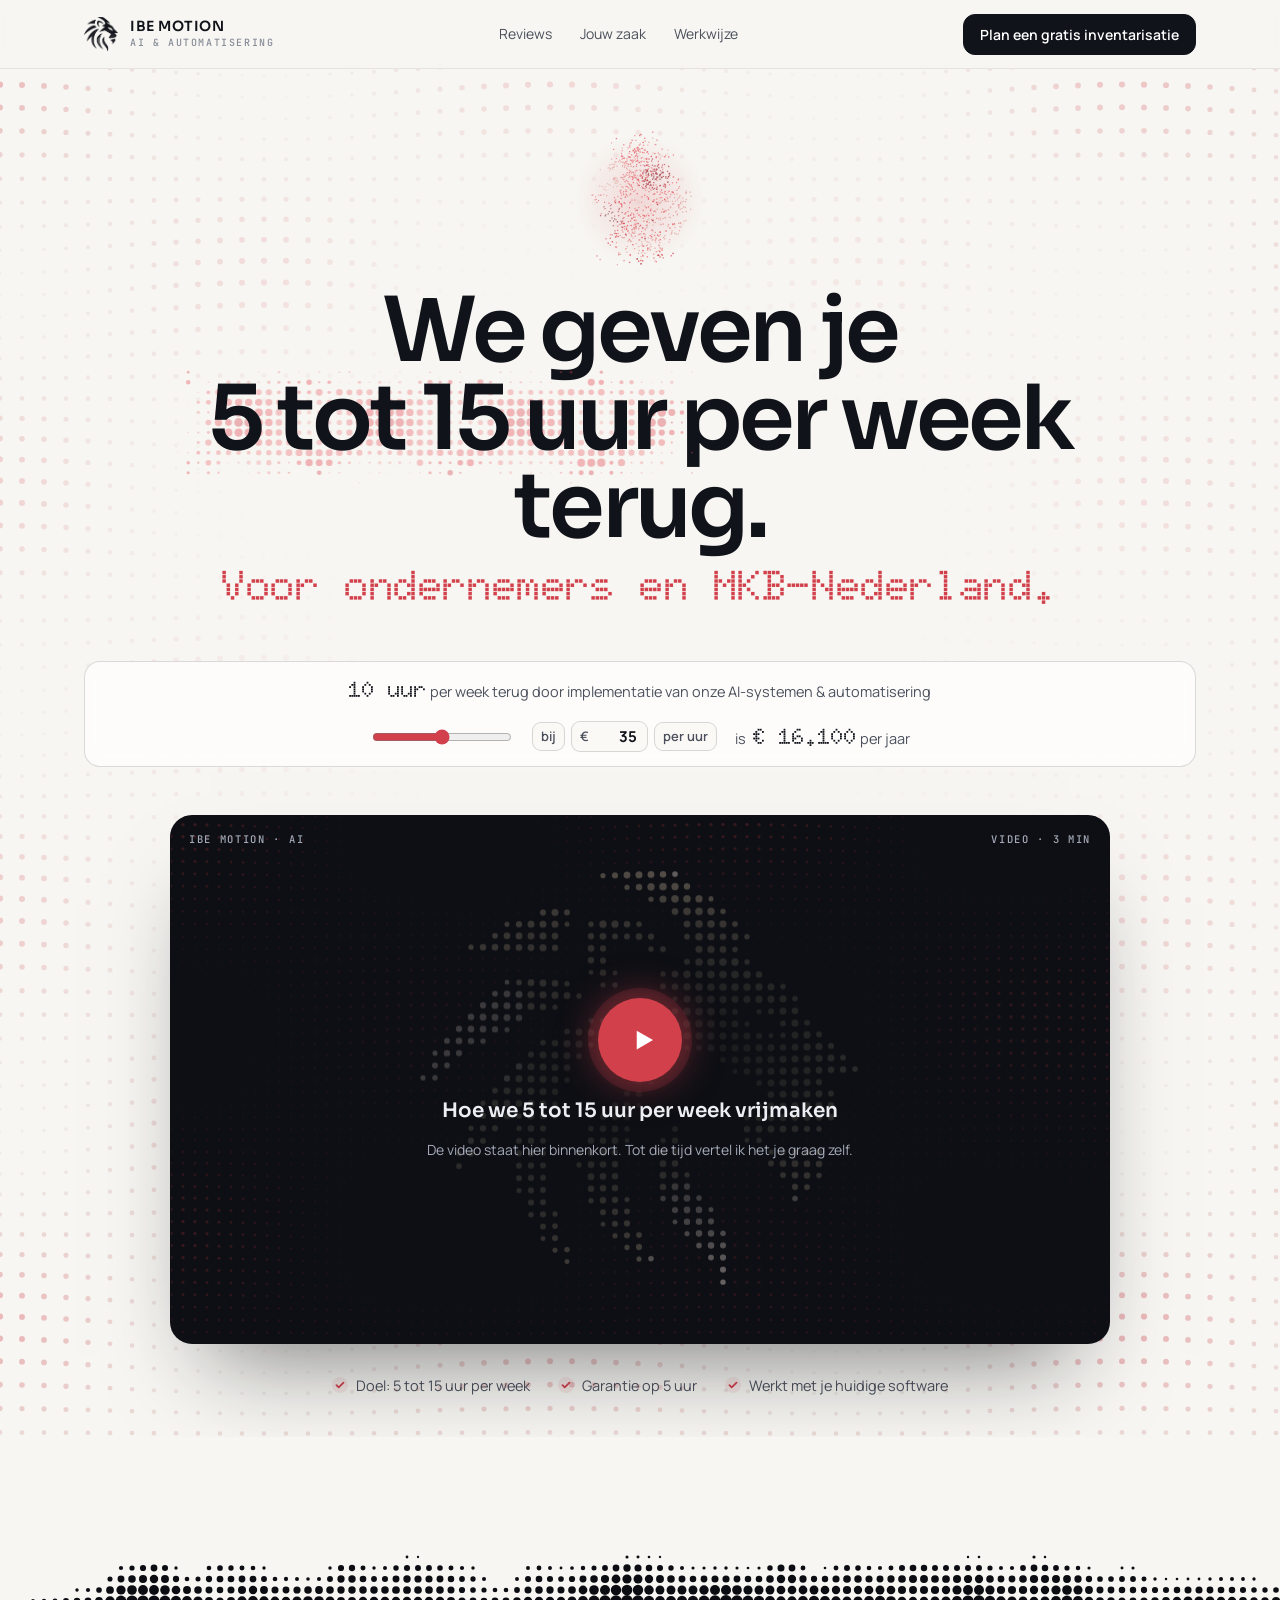
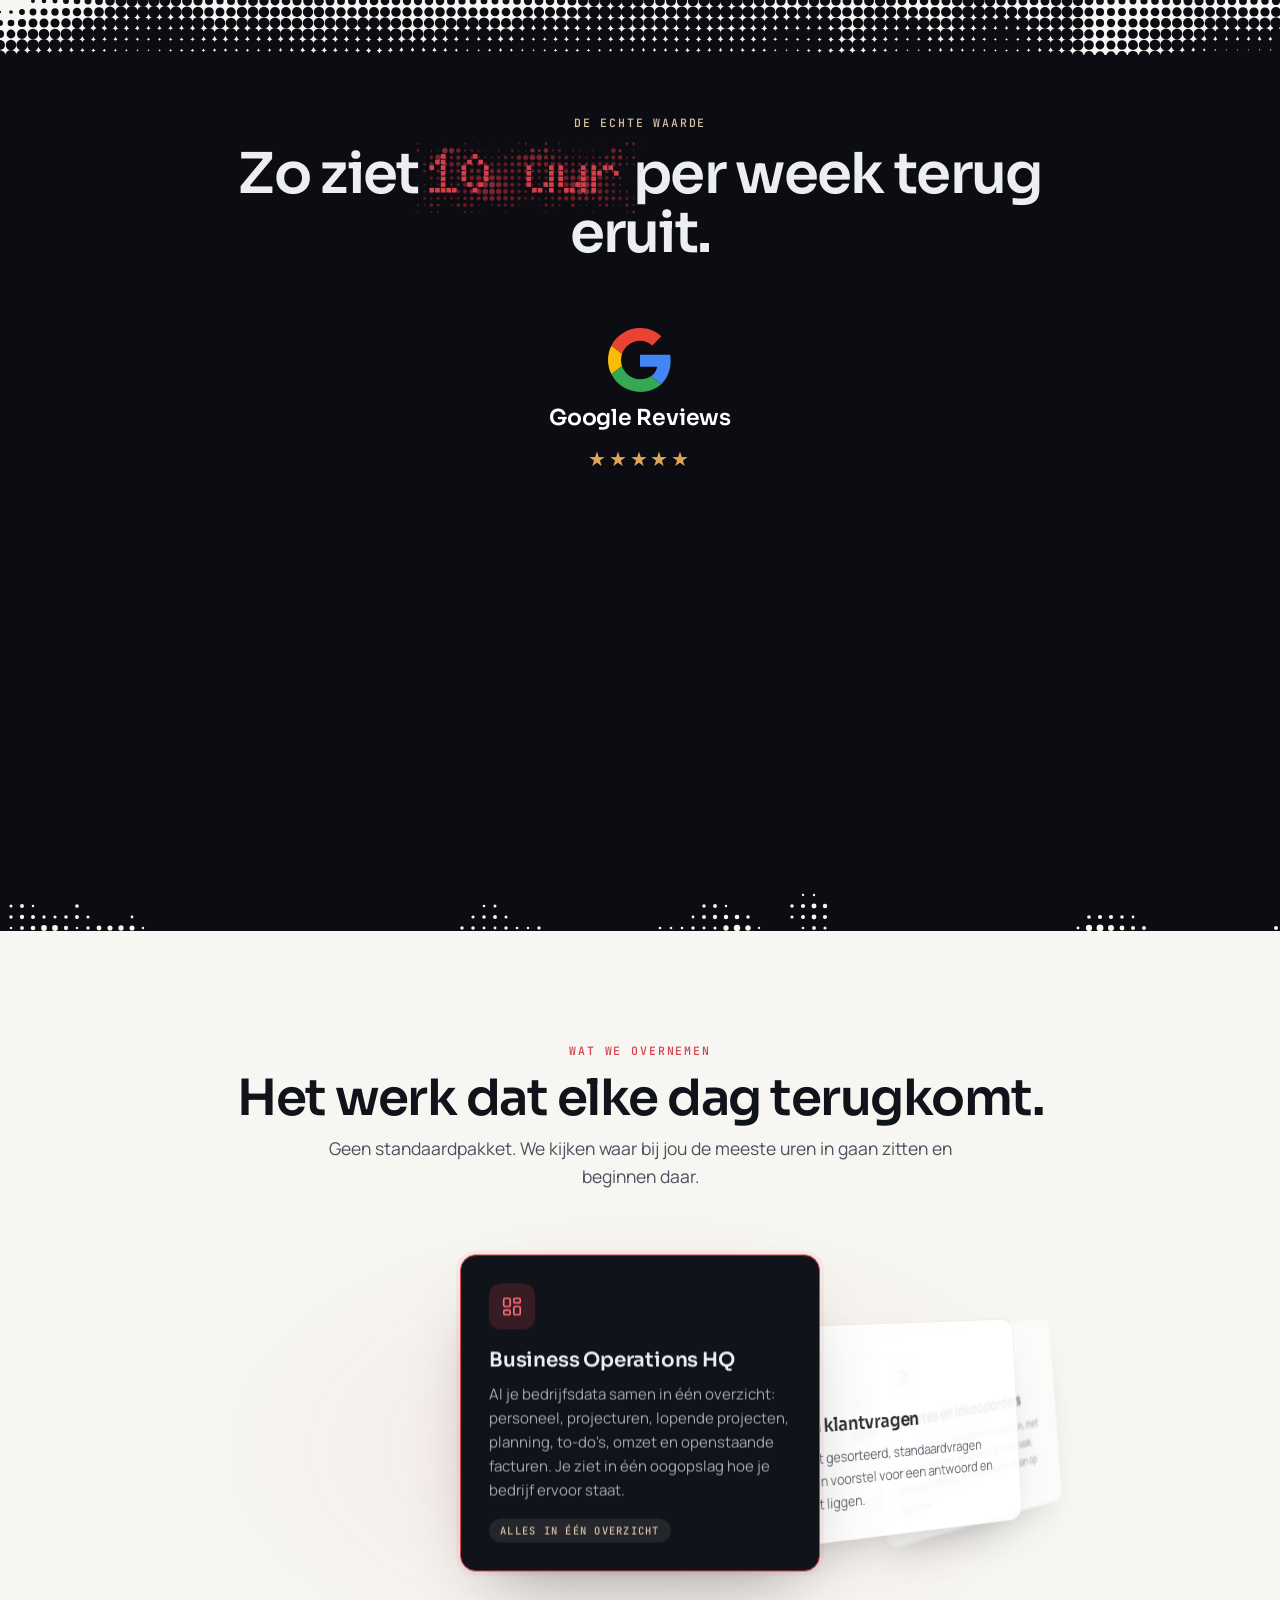
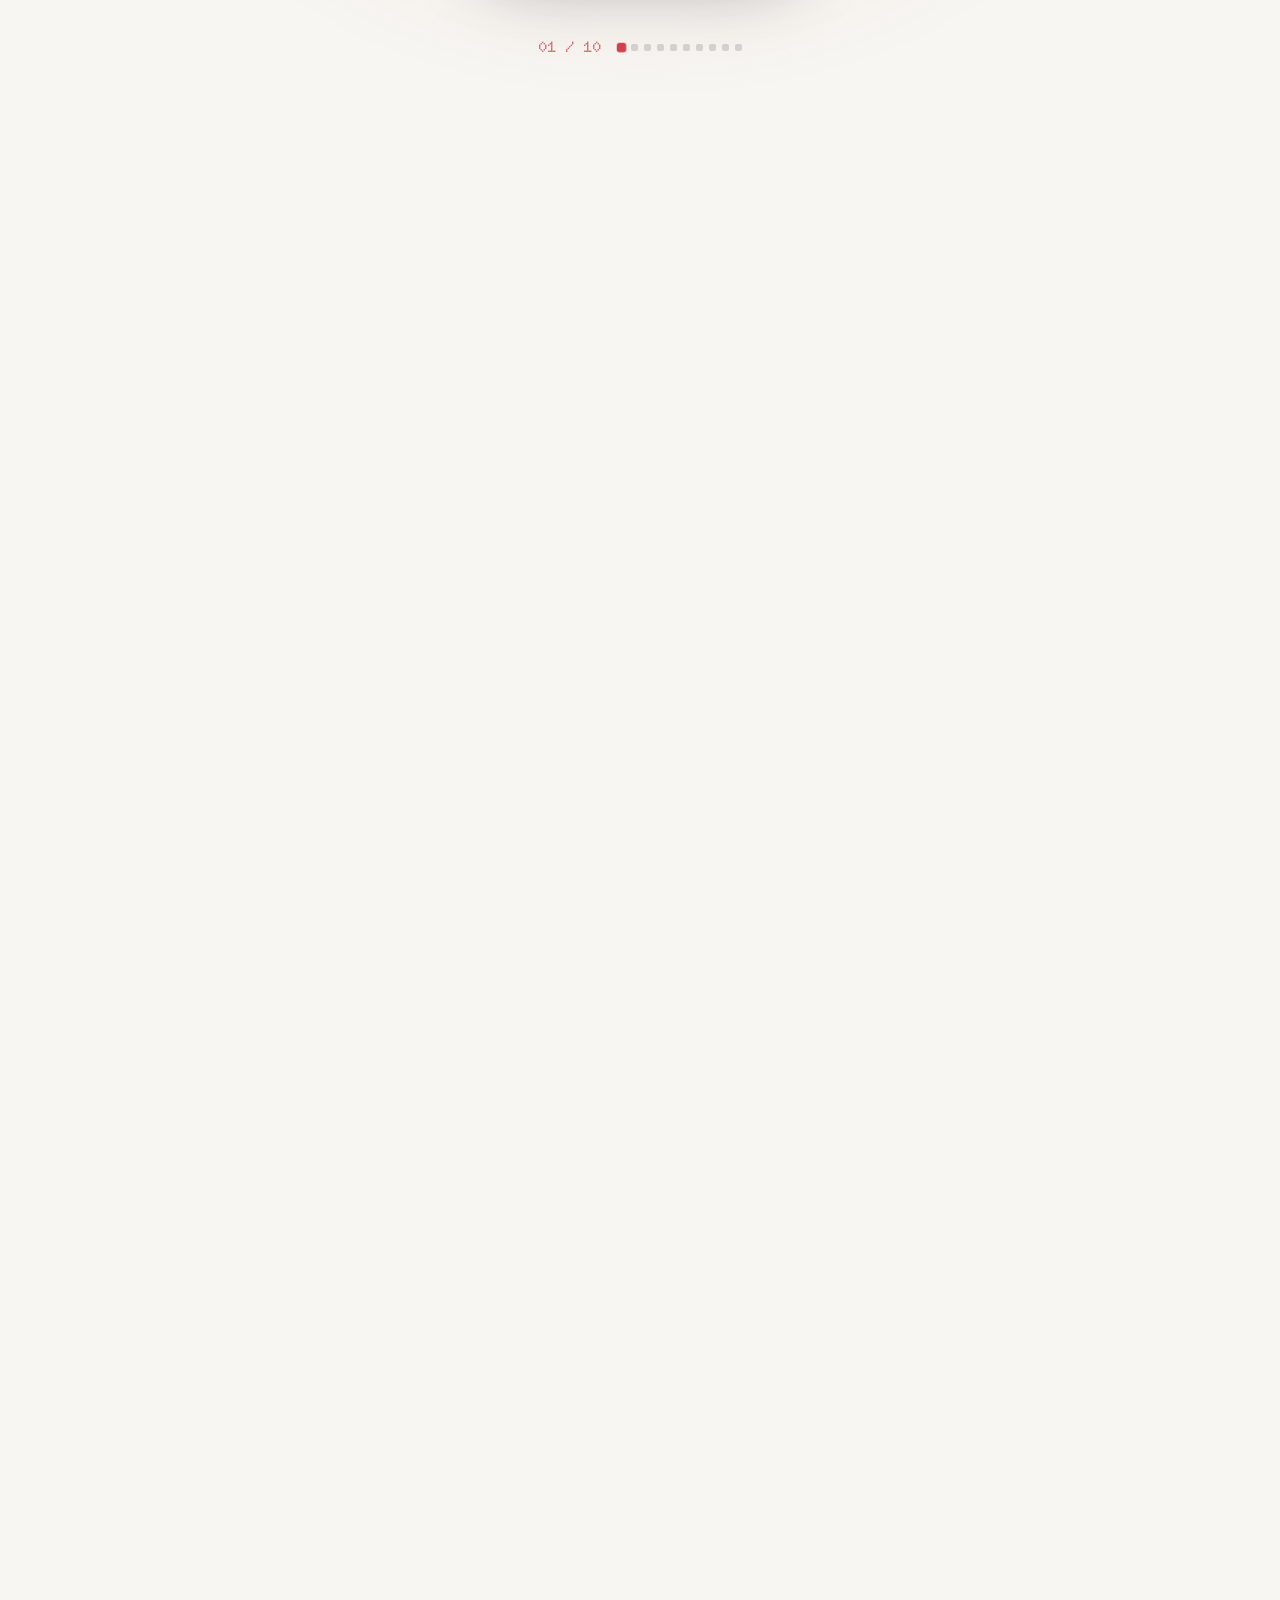
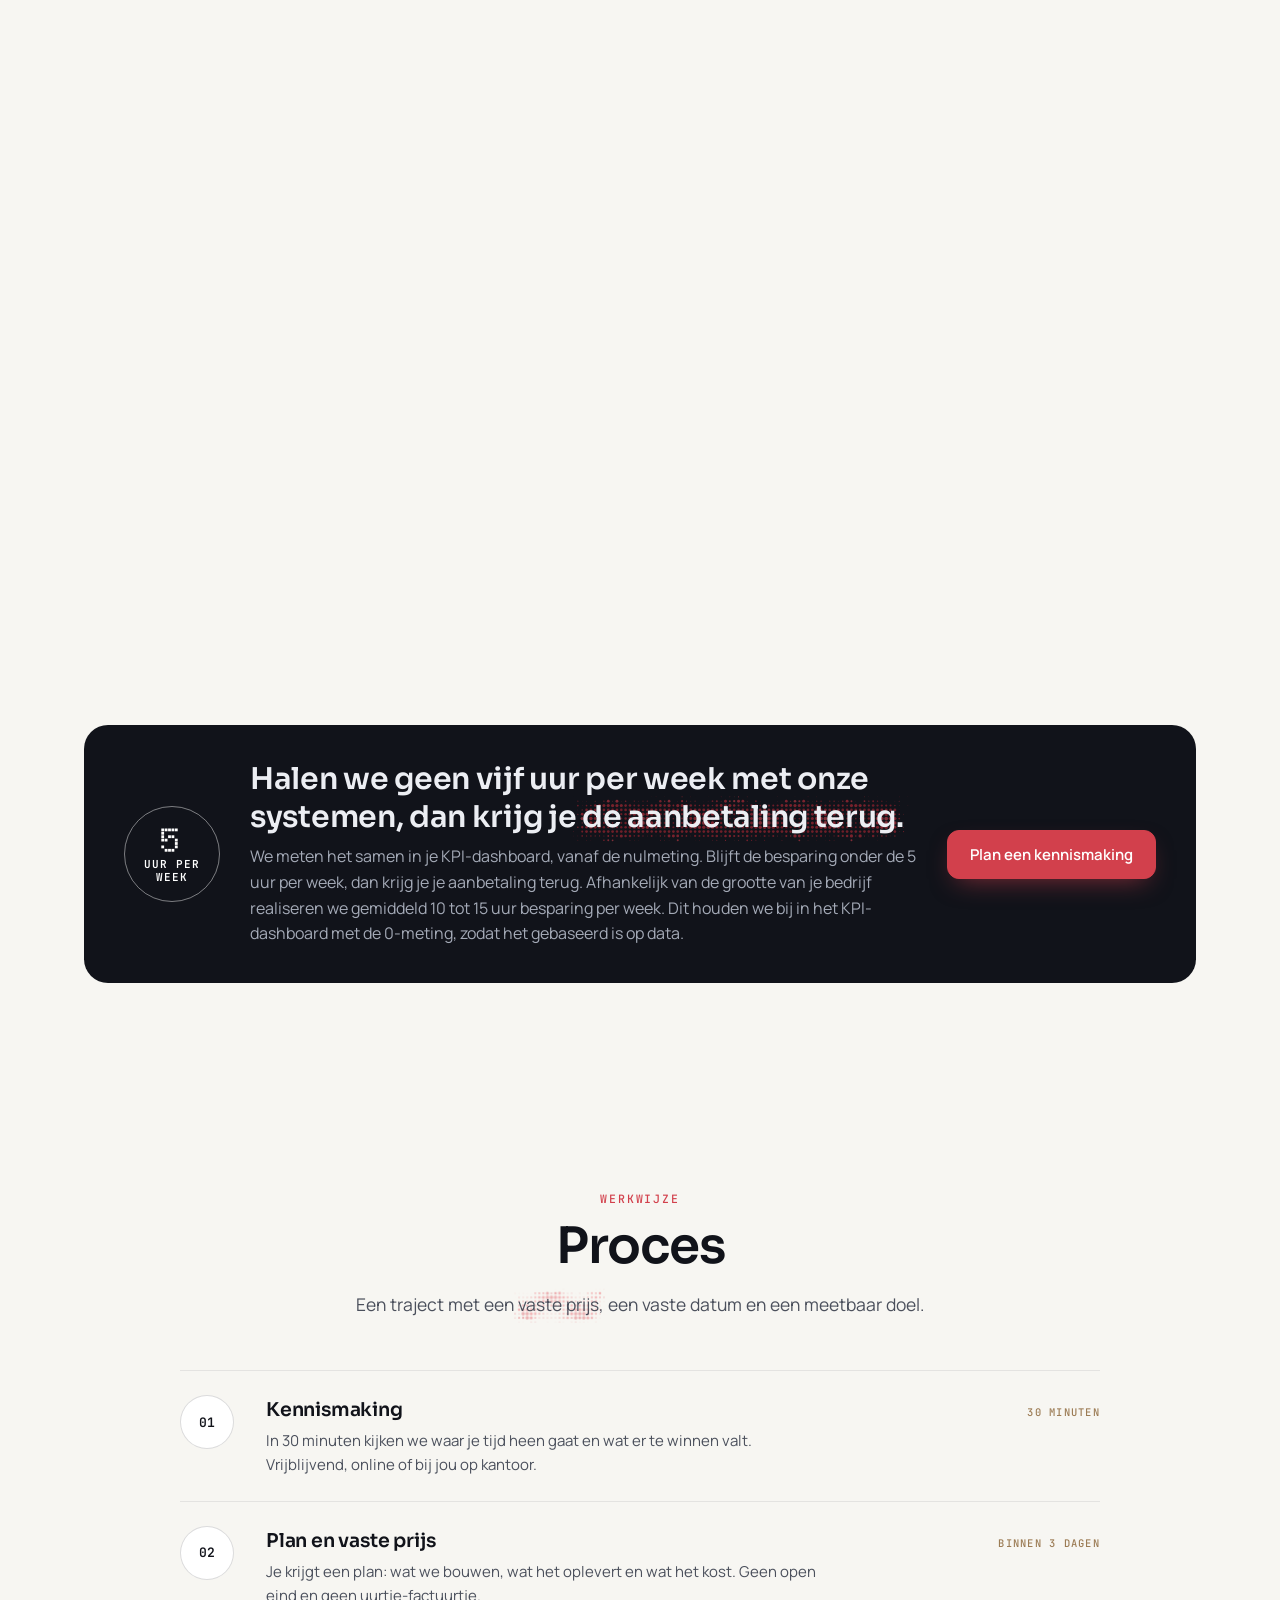
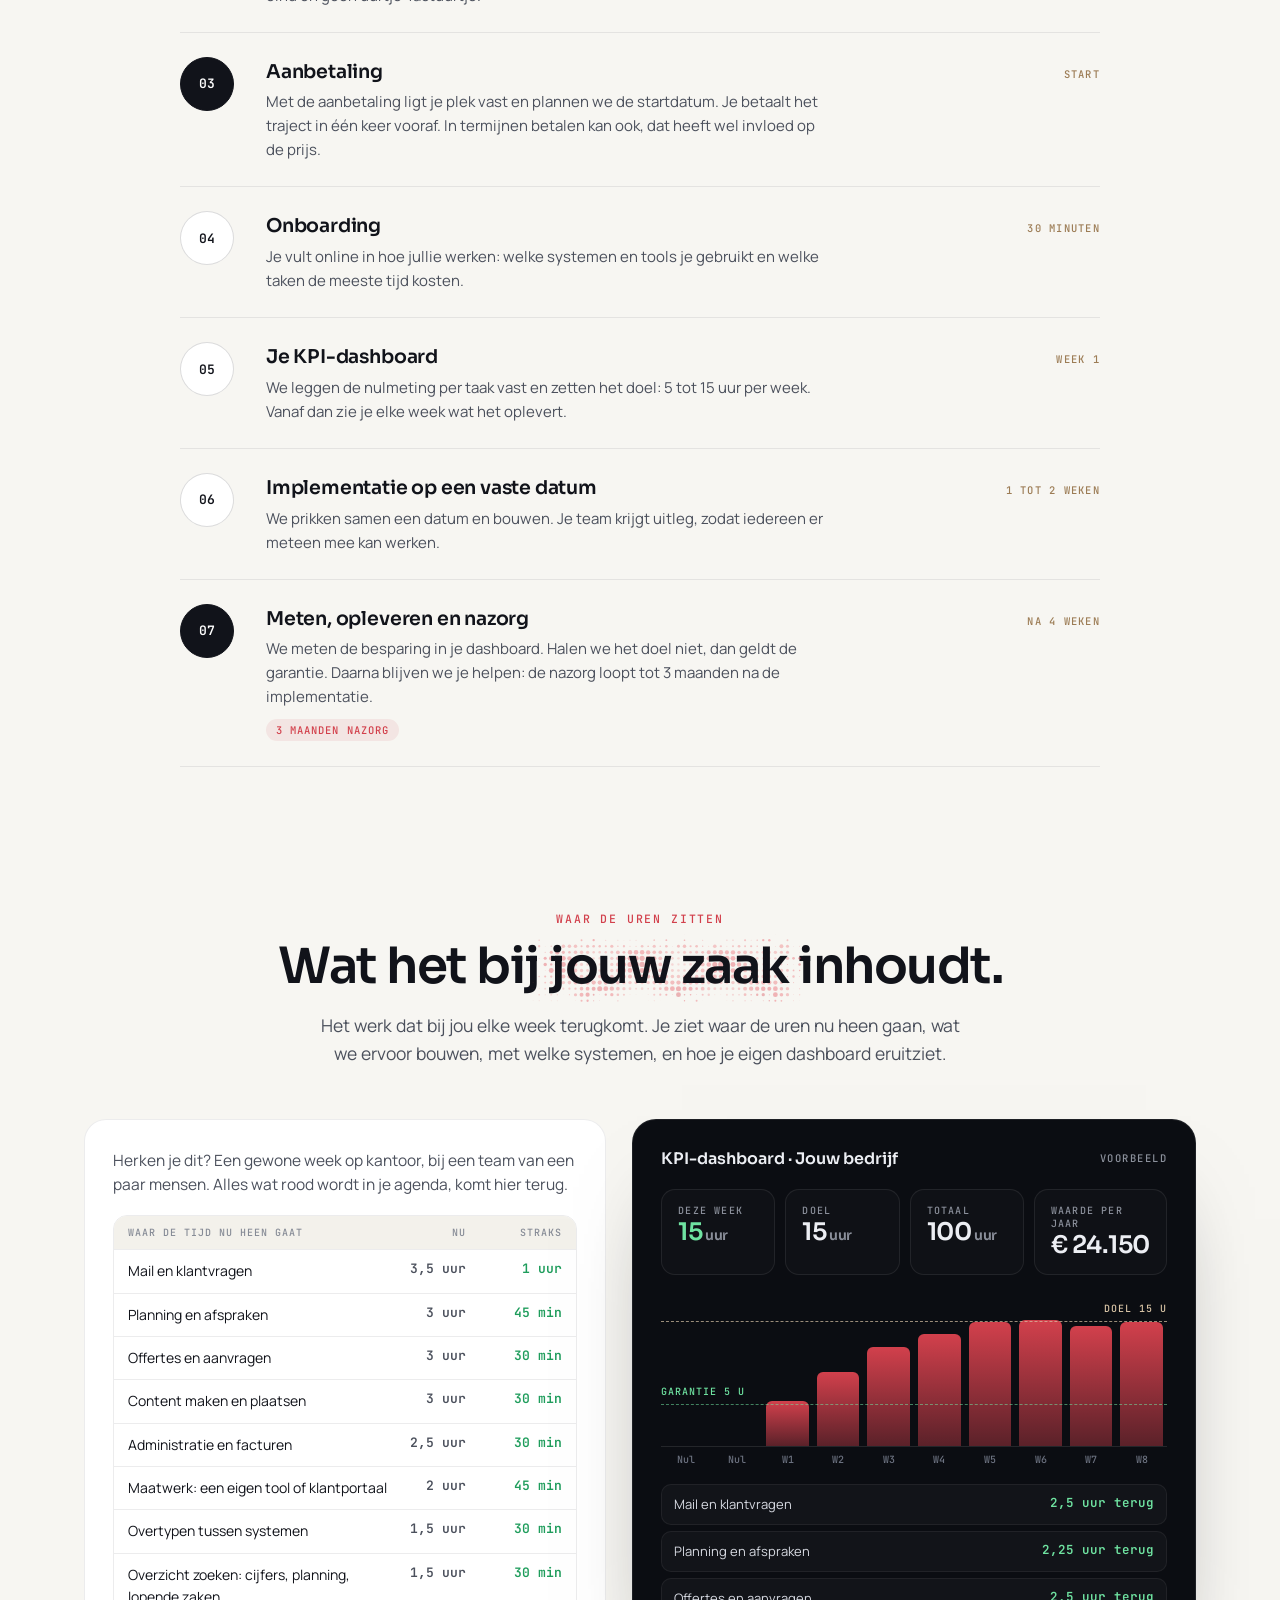
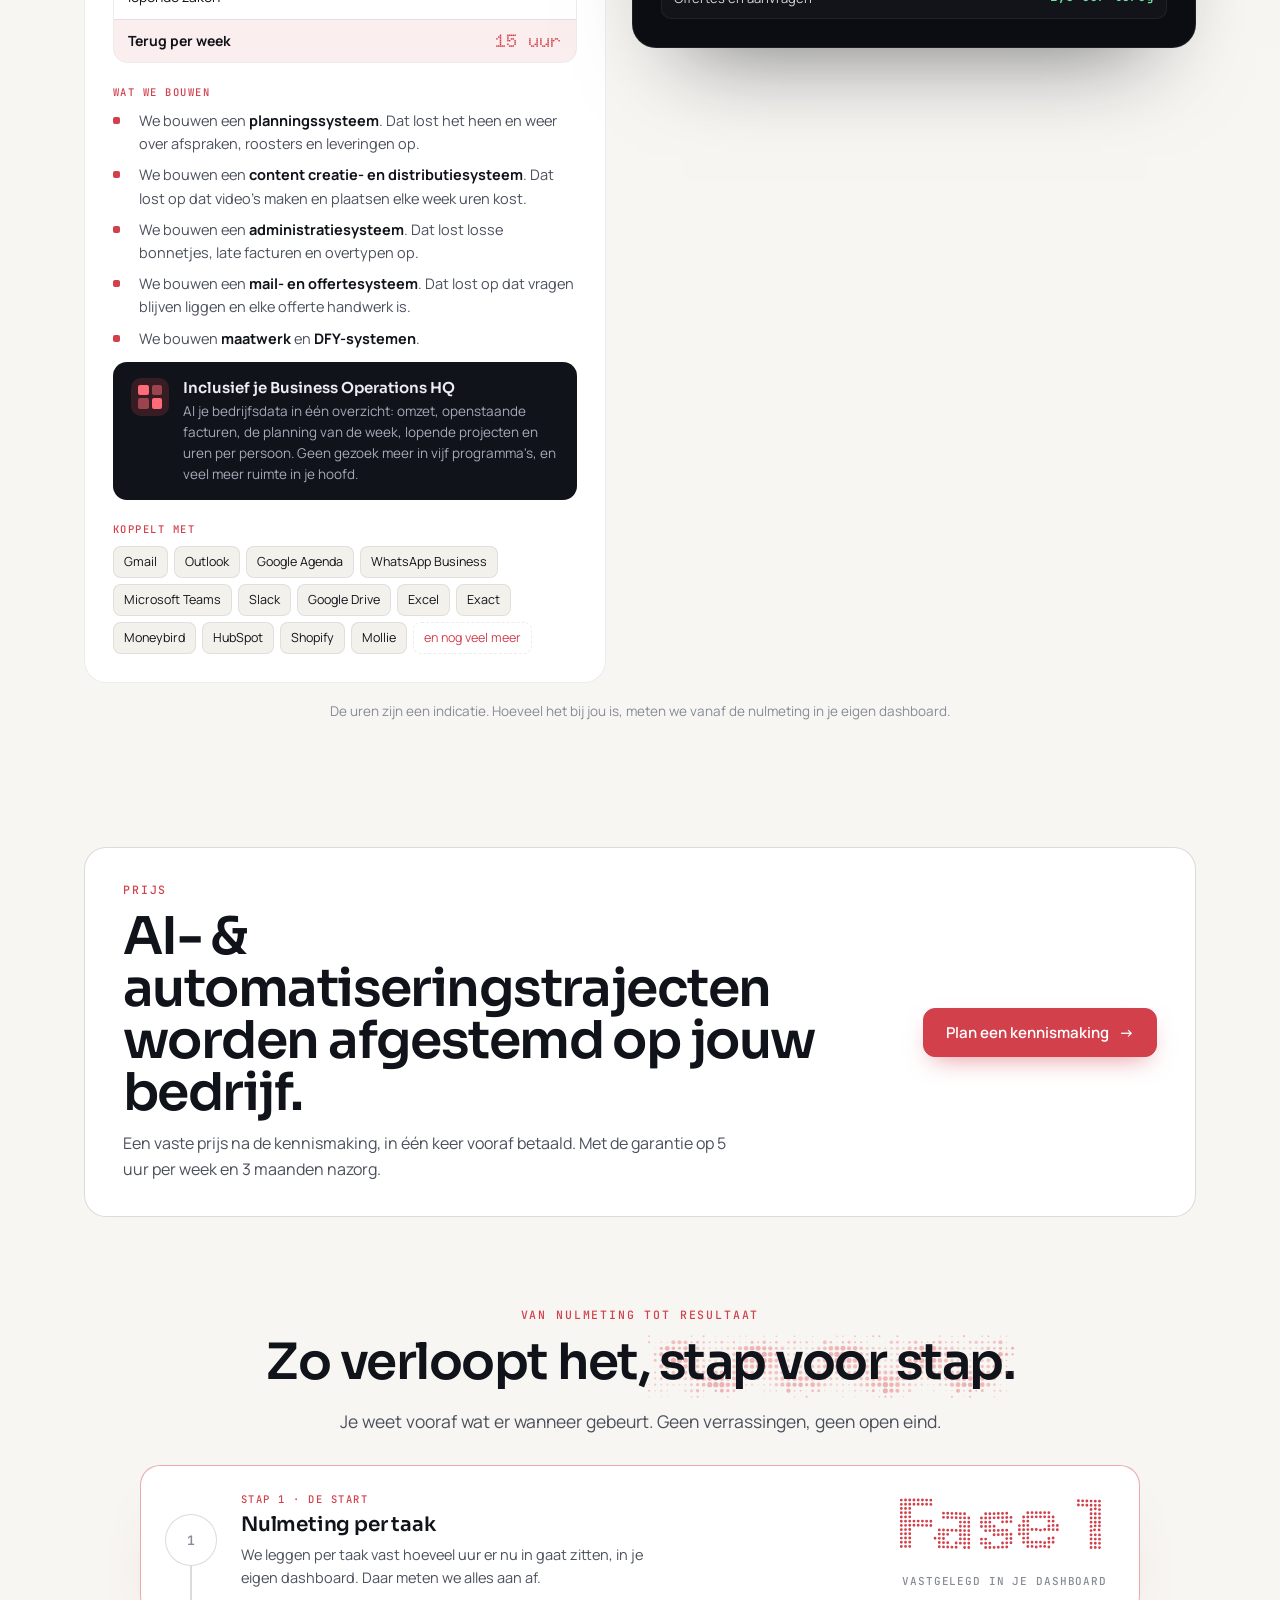
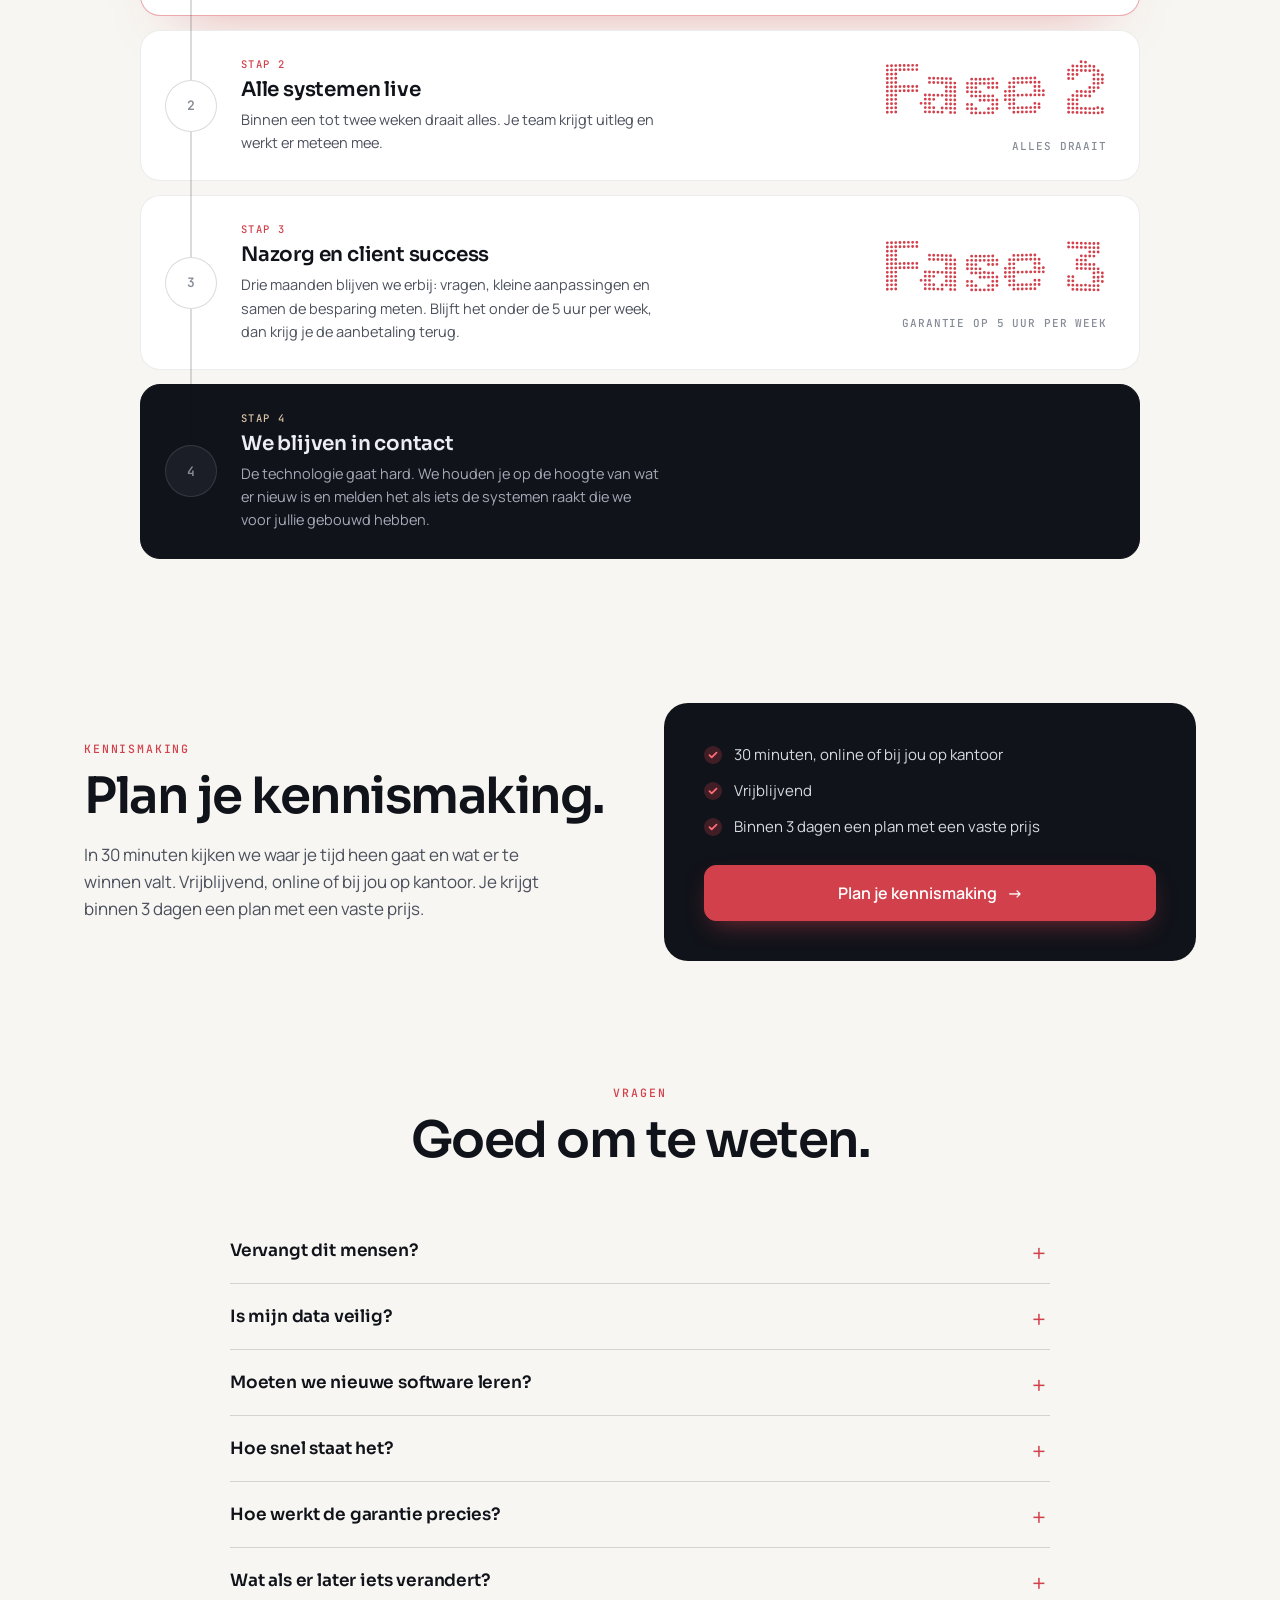
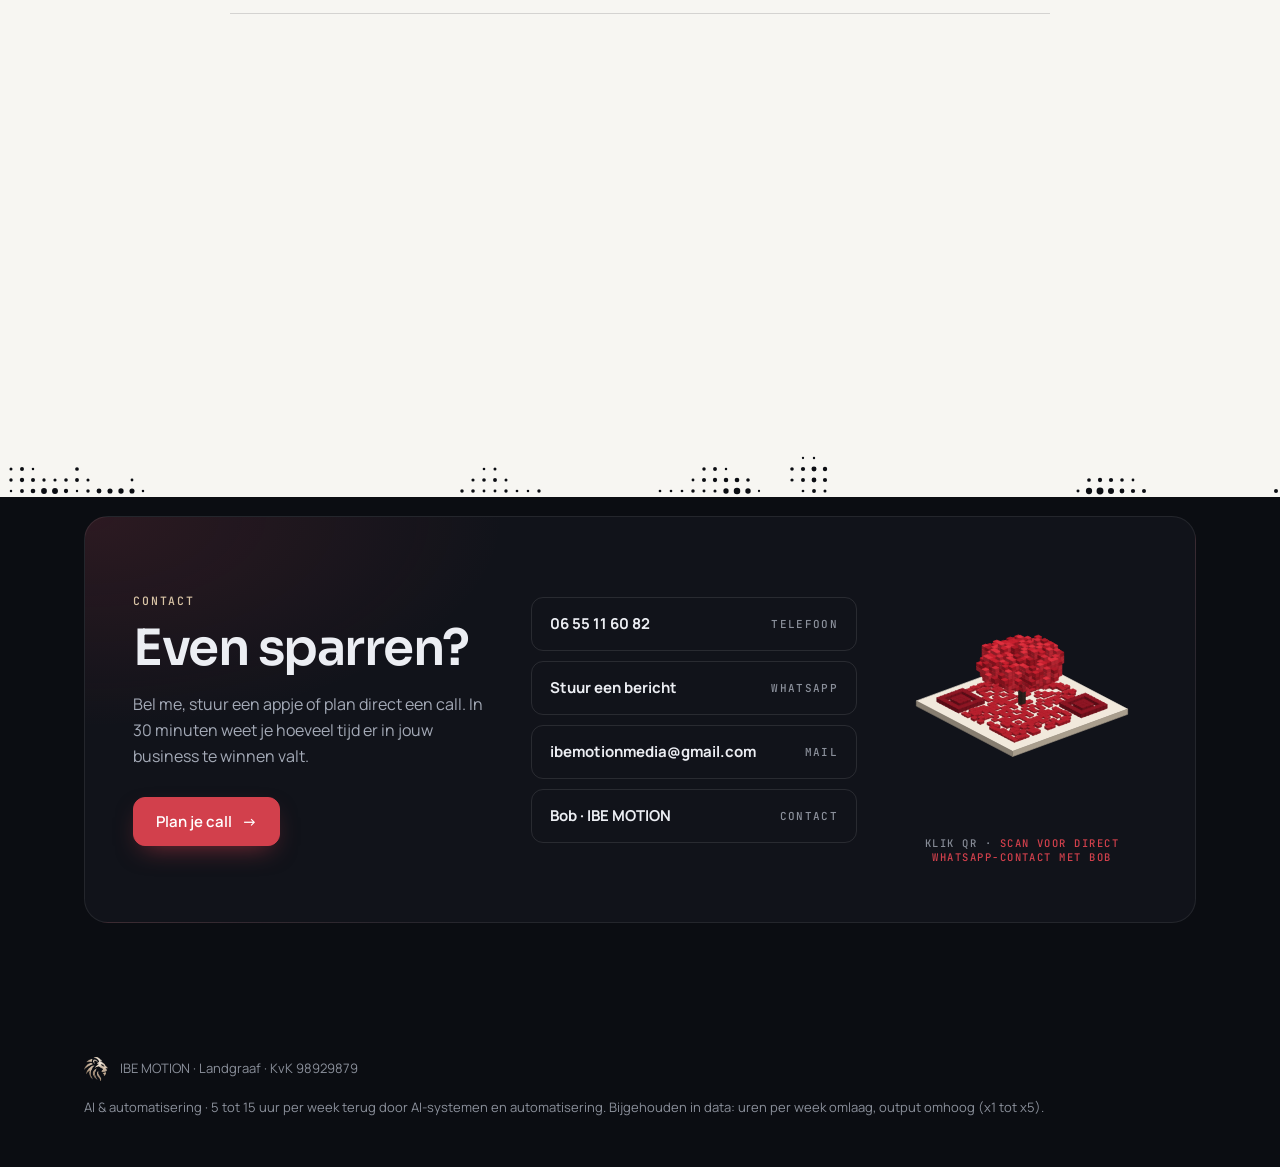
<file: ai-preview/index.html>
<!doctype html>
<html lang="nl">
<head>
  <meta charset="utf-8">
  <meta name="robots" content="noindex, nofollow">
  <meta name="viewport" content="width=device-width, initial-scale=1">
  <title data-i="t.title">AI &amp; automatisering · IBE MOTION</title>
  <meta name="description" data-i-attr="content:t.desc" content="We geven je 5 tot 15 uur per week terug, anders betaal je ons niks. IBE MOTION neemt het terugkerende werk op de computer over voor ondernemers en MKB-Nederland.">
  <link rel="icon" type="image/png" href="assets/favicon.png">
  <link rel="apple-touch-icon" href="assets/apple-touch-icon.png">
  <link rel="preconnect" href="https://fonts.googleapis.com">
  <link rel="preconnect" href="https://fonts.gstatic.com" crossorigin>
  <link href="https://fonts.googleapis.com/css2?family=Sora:wght@400;500;600;700&family=Manrope:wght@400;500;600;700&family=Doto:wght@600;800;900&family=JetBrains+Mono:wght@500;600&display=swap" rel="stylesheet">
  <link rel="stylesheet" href="css/ai.css?v=20261104c">
  <link rel="stylesheet" href="css/ibe-form.css?v=20261104c">
  <link rel="stylesheet" href="css/ibe-fx.css?v=20261104c">
</head>
<body>

<nav class="nav">
  <div class="wrap">
    <a class="brand" href="#top" data-land><img src="assets/lion-ink.png" alt=""><span><b>IBE MOTION</b><small data-i="nav.sub">AI &amp; automatisering</small></span></a>
    <div class="nav-links">
      <a href="#waarde" data-i="nav.waarde">Reviews</a><a href="#branches" data-i="nav.branches">Jouw zaak</a><a href="#werkwijze" data-i="nav.werkwijze">Werkwijze</a>
    </div>
    <div class="nav-r">
      <a class="btn primary cta-pulse" href="#start" id="nav-cta" data-land data-i="nav.cta">Plan een gratis inventarisatie</a>
    </div>
  </div>
</nav>

<header class="hero" id="top">
  <canvas id="hero-dots" aria-hidden="true"></canvas>
  <div class="wrap">
    <div class="ibe-morph hero-morph" id="hero-morph" title="Klik voor de volgende vorm" data-i-attr="title:hero.morph" aria-hidden="true"></div>
    <h1 data-i="hero.h1">We geven je <span class="hl">5 tot 15 uur</span> per week terug.</h1>
    <span class="h1b" data-i="hero.h1b">Voor ondernemers en <span style="white-space:nowrap">MKB-Nederland.</span></span>
    <div class="worth" data-land>
      <span class="w-l" data-i="hero.worthL"><b id="w-h">10 uur</b> per week terug door implementatie van onze AI-systemen &amp; automatisering</span>
      <input type="range" min="5" max="15" value="10" id="w-r" aria-label="Uren per week" data-i-attr="aria-label:hero.worthAria" autocomplete="off">
      <label class="w-rate"><span data-i="hero.at">bij</span> <span>€ <input type="number" id="w-rate" value="35" min="0" step="1" inputmode="decimal" autocomplete="off" aria-label="Uurloon in euro" data-i-attr="aria-label:hero.rateAria"></span> <span data-i="hero.perHour">per uur</span></label>
      <span class="w-v" data-i="hero.worthV">is <b id="w-v">€ 16.100</b> per jaar</span>
    </div>
    <div class="vsl" id="vsl" data-land>
      <canvas id="vsl-dots" aria-hidden="true"></canvas>
      <span class="corner">IBE MOTION · AI</span><span class="corner r" id="vsl-len">Video · 3 min</span>
      <div class="vsl-in">
        <button class="play" id="vsl-play" aria-label="Video afspelen" data-i-attr="aria-label:vsl.aria"><svg width="30" height="30" viewBox="0 0 24 24" fill="#fff"><path d="M7 4.5v15l13-7.5z"/></svg></button>
        <b data-i="vsl.title">Hoe we 5 tot 15 uur per week vrijmaken</b>
        <small id="vsl-sub" data-i="vsl.sub">De video staat hier binnenkort. Tot die tijd vertel ik het je graag zelf.</small>
      </div>
    </div>
    <div class="trust">
      <span data-i="trust.1">Doel: 5 tot 15 uur per week</span><span data-i="trust.2">Garantie op 5 uur</span><span data-i="trust.3">Werkt met je huidige software</span>
    </div>
  </div>
</header>

<canvas class="fx-dither" data-top="#f7f6f2" data-bottom="#0b0d12" aria-hidden="true"></canvas>
<section class="dark reviews-sec" id="waarde">
  <div class="wrap">
    <div class="head center rv">
      <p class="kicker" data-i="wk.kicker">De echte waarde</p>
      <h2 class="wk-title" data-i="wk.title">Zo ziet <span class="hl"><em>10 uur</em></span> per week terug eruit.</h2>
    </div>
  </div>
  <!-- Drie rijen reviews die langzaam langsschuiven (links, rechts, links). Inhoud uit js/config.js (reviews), anders voorbeelden. -->
  <div class="reviews" id="reviews" aria-label="Reviews van klanten" data-i-attr="aria-label:rv.aria"></div>
</section>
<canvas class="fx-dither rise" data-mode="rise" data-top="#0b0d12" data-bottom="#f7f6f2" aria-hidden="true"></canvas>

<!-- Wat we overnemen: zonder JS (of met minder beweging) een gewoon raster, anders een draaiende ring die met het scrollen meedraait -->
<section id="wat" class="ring-sec">
  <div class="ring-pin">
    <div class="wrap">
      <div class="head center rv">
        <p class="kicker" data-i="wat.kicker">Wat we overnemen</p>
        <h2 data-i="wat.title">Het werk dat elke dag terugkomt.</h2>
        <p class="sub" data-i="wat.sub">Geen standaardpakket. We kijken waar bij jou de meeste uren in gaan zitten en beginnen daar.</p>
      </div>
      <div class="ring" id="ring">
        <div class="grid g3 ring-cards">
          <div class="card hq rv"><div class="ico"><svg viewBox="0 0 24 24" fill="none" stroke="currentColor" stroke-width="1.8"><rect x="3" y="3" width="7" height="9" rx="1.5"/><rect x="14" y="3" width="7" height="5" rx="1.5"/><rect x="14" y="12" width="7" height="9" rx="1.5"/><rect x="3" y="16" width="7" height="5" rx="1.5"/></svg></div><h3>Business Operations HQ</h3><p data-i="wat.hq">Al je bedrijfsdata samen in één overzicht: personeel, projecturen, lopende projecten, planning, to-do's, omzet en openstaande facturen. Je ziet in één oogopslag hoe je bedrijf ervoor staat.</p><span class="tag" data-i="wat.hqTag">Alles in één overzicht</span></div>
          <div class="card rv"><div class="ico"><svg viewBox="0 0 24 24" fill="none" stroke="currentColor" stroke-width="1.8"><rect x="3" y="5" width="18" height="14" rx="2"/><path d="m3 7 9 6 9-6"/></svg></div><h3 data-i="wat.mailT">Mail en klantvragen</h3><p data-i="wat.mail">Mail wordt gesorteerd, standaardvragen krijgen een voorstel voor een antwoord en niets blijft liggen.</p></div>
          <div class="card rv"><div class="ico"><svg viewBox="0 0 24 24" fill="none" stroke="currentColor" stroke-width="1.8"><path d="M14 3H6a2 2 0 0 0-2 2v14a2 2 0 0 0 2 2h12a2 2 0 0 0 2-2V9z"/><path d="M14 3v6h6M8 13h8M8 17h5"/></svg></div><h3 data-i="wat.offT">Offertes en inkooporders</h3><p data-i="wat.off">Van aanvraag naar offerte in minuten, met de juiste prijzen en jullie eigen opmaak. Inkooporders bij je leveranciers staan op tijd klaar.</p></div>
          <div class="card rv"><div class="ico"><svg viewBox="0 0 24 24" fill="none" stroke="currentColor" stroke-width="1.8"><path d="M4 19V5M4 19h16M8 15l3-4 3 2 5-6"/></svg></div><h3 data-i="wat.admT">Administratie en facturen</h3><p data-i="wat.adm">Bonnetjes, facturen en betalingen worden verwerkt en klaargezet in je boekhouding.</p></div>
          <div class="card rv"><div class="ico"><svg viewBox="0 0 24 24" fill="none" stroke="currentColor" stroke-width="1.8"><rect x="3" y="4" width="18" height="17" rx="2"/><path d="M3 9h18M8 2v4M16 2v4"/></svg></div><h3 data-i="wat.planT">Planning en afspraken</h3><p data-i="wat.plan">Afspraken, herinneringen en roosters die zichzelf bijwerken, zonder heen en weer mailen.</p></div>
          <div class="card rv"><div class="ico"><svg viewBox="0 0 24 24" fill="none" stroke="currentColor" stroke-width="1.8"><path d="M3 3v18h18"/><rect x="7" y="11" width="3" height="6"/><rect x="12" y="7" width="3" height="10"/><rect x="17" y="13" width="3" height="4"/></svg></div><h3 data-i="wat.repT">Rapportages en overzichten</h3><p data-i="wat.rep">De cijfers die je elke week bij elkaar zoekt, staan elke maandag vanzelf klaar.</p></div>
          <div class="card rv"><div class="ico"><svg viewBox="0 0 24 24" fill="none" stroke="currentColor" stroke-width="1.8"><circle cx="6" cy="12" r="3"/><circle cx="18" cy="6" r="3"/><circle cx="18" cy="18" r="3"/><path d="m8.6 10.6 6.8-3.2M8.6 13.4l6.8 3.2"/></svg></div><h3 data-i="wat.kopT">Koppelingen</h3><p data-i="wat.kop">Je systemen praten met elkaar. Geen overtypen meer van het ene programma in het andere.</p><span class="tag" data-i="wat.kopTag">Werkt met wat je al hebt</span></div>
          <div class="card rv"><div class="ico"><svg viewBox="0 0 24 24" fill="none" stroke="currentColor" stroke-width="1.8"><path d="M12 3l2.4 4.9 5.4.8-3.9 3.8.9 5.4-4.8-2.5-4.8 2.5.9-5.4L4.2 8.7l5.4-.8z"/></svg></div><h3 data-i="wat.cusT">Maatwerk</h3><p data-i="wat.cus">We kijken wat voor jouw bedrijf het meeste waard is en bouwen precies dat. Een eigen klantportaal, een tool voor je werkvloer of iets wat nog niemand heeft.</p><span class="tag" data-i="wat.cusTag">Custom werk</span></div>
          <div class="card rv"><div class="ico"><svg viewBox="0 0 24 24" fill="none" stroke="currentColor" stroke-width="1.8"><rect x="3" y="4" width="18" height="13" rx="2"/><path d="M8 21h8M12 17v4M9 9.5h6M9 12.5h4"/></svg></div><h3 data-i="wat.swT">Eigen software in plaats van abonnementen</h3><p data-i="wat.sw">Betaal je elke maand voor software waar je maar een deel van gebruikt? Wij bouwen het na, precies zoals jullie werken. Zo bespaar je op de abonnementskosten.</p><span class="tag" data-i="wat.swTag">Bespaart abonnementskosten</span></div>
          <div class="card rv"><div class="ico"><svg viewBox="0 0 24 24" fill="none" stroke="currentColor" stroke-width="1.8"><rect x="5" y="8" width="14" height="11" rx="3"/><path d="M12 8V4M9.5 13h.01M14.5 13h.01M9.5 16h5M3 12v3M21 12v3"/><circle cx="12" cy="3.5" r="1"/></svg></div><h3 data-i="wat.agT">AI-agents die zelf werken</h3><p data-i="wat.ag">Digitale collega's die taken echt uit handen nemen. Ze lezen mee, beslissen binnen jouw regels en voeren het werk zelf uit, ook buiten kantooruren.</p><span class="tag" data-i="wat.agTag">Werkt autonoom</span></div>
        </div>
      </div>
      <div class="ring-meta" aria-hidden="true"><span class="ring-n" id="ring-n">01 / 09</span><div class="ring-dots" id="ring-dots"></div></div>
    </div>
  </div>
</section>

<section style="padding-top:20px">
  <div class="wrap">
    <div class="guarantee rv" data-land>
      <div class="seal"><span data-i="gar.seal"><b>5</b>UUR PER<br>WEEK</span></div>
      <div>
        <h3 data-i="gar.title">Halen we geen vijf uur per week met onze systemen, dan krijg je <span class="hl">de aanbetaling terug</span>.</h3>
        <p data-i="gar.text">We meten het samen in je KPI-dashboard, vanaf de nulmeting. Blijft de besparing onder de 5 uur per week, dan krijg je je aanbetaling terug. Afhankelijk van de grootte van je bedrijf realiseren we gemiddeld 10 tot 15 uur besparing per week. Dit houden we bij in het KPI-dashboard met de 0-meting, zodat het gebaseerd is op data.</p>
      </div>
      <a class="btn red" href="#start" data-i="hero.cta2">Plan een kennismaking</a>
    </div>
  </div>
</section>

<section id="werkwijze">
  <div class="wrap">
    <div class="head center rv">
      <p class="kicker" data-i="ww.kicker">Werkwijze</p>
      <h2 data-i="ww.title">Proces</h2>
      <p class="sub" data-i="ww.sub">Een traject met een <span class="hl">vaste prijs</span>, een vaste datum en een meetbaar doel.</p>
    </div>
    <div class="route rv">
      <div class="rs"><div><h3 data-i="ww.1t">Kennismaking</h3><p data-i="ww.1">In 30 minuten kijken we waar je tijd heen gaat en wat er te winnen valt. Vrijblijvend, online of bij jou op kantoor.</p></div><span class="when" data-i="ww.30">30 minuten</span></div>
      <div class="rs"><div><h3 data-i="ww.2t">Plan en vaste prijs</h3><p data-i="ww.2">Je krijgt een plan: wat we bouwen, wat het oplevert en wat het kost. Geen open eind en geen uurtje-factuurtje.</p></div><span class="when" data-i="ww.2w">Binnen 3 dagen</span></div>
      <div class="rs pay"><div><h3 data-i="ww.3t">Aanbetaling</h3><p data-i="ww.3">Met de aanbetaling ligt je plek vast en plannen we de startdatum. Je betaalt het traject in één keer vooraf. In termijnen betalen kan ook, dat heeft wel invloed op de prijs.</p></div><span class="when">Start</span></div>
      <div class="rs"><div><h3 data-i="ww.4t">Onboarding</h3><p data-i="ww.4">Je vult online in hoe jullie werken: welke systemen en tools je gebruikt en welke taken de meeste tijd kosten.</p></div><span class="when" data-i="ww.30">30 minuten</span></div>
      <div class="rs"><div><h3 data-i="ww.5t">Je KPI-dashboard</h3><p data-i="ww.5">We leggen de nulmeting per taak vast en zetten het doel: 5 tot 15 uur per week. Vanaf dan zie je elke week wat het oplevert.</p></div><span class="when" data-i="ww.5w">Week 1</span></div>
      <div class="rs"><div><h3 data-i="ww.6t">Implementatie op een vaste datum</h3><p data-i="ww.6">We prikken samen een datum en bouwen. Je team krijgt uitleg, zodat iedereen er meteen mee kan werken.</p></div><span class="when" data-i="ww.6w">1 tot 2 weken</span></div>
      <div class="rs pay"><div><h3 data-i="ww.7t">Meten, opleveren en nazorg</h3><p data-i="ww.7">We meten de besparing in je dashboard. Halen we het doel niet, dan geldt de garantie. Daarna blijven we je helpen: de nazorg loopt tot 3 maanden na de implementatie.</p><span class="pill" data-i="ww.7p">3 maanden nazorg</span></div><span class="when" data-i="ww.7w">Na 4 weken</span></div>
    </div>
  </div>
</section>

<section id="branches" style="padding-top:40px">
  <div class="wrap">
    <div class="head center rv">
      <p class="kicker" data-i="br.kicker">Waar de uren zitten</p>
      <h2 data-i="br.title">Wat het bij <span class="hl">jouw zaak</span> inhoudt.</h2>
      <p class="sub" data-i="br.sub">Het werk dat bij jou elke week terugkomt. Je ziet waar de uren nu heen gaan, wat we ervoor bouwen, met welke systemen, en hoe je eigen dashboard eruitziet.</p>
    </div>
    <div class="br-body rv" id="br-body" data-land>
      <div class="br-info" id="br-info"></div>
      <div class="kpi-demo" id="br-dash"></div>
    </div>
    <p class="muted" style="text-align:center;font-size:13.5px;margin:18px auto 0;max-width:640px" data-i="br.note">De uren zijn een indicatie. Hoeveel het bij jou is, meten we vanaf de nulmeting in je eigen dashboard.</p>
  </div>
</section>

<section id="prijs" style="padding-top:20px">
  <div class="wrap">
    <div class="price rv" data-land>
      <div>
        <p class="kicker" data-i="pr.kicker">Prijs</p>
        <div class="p-big" data-i="pr.big">AI- &amp; automatiseringstrajecten worden afgestemd op jouw bedrijf.</div>
        <p class="dim" style="margin:12px 0 0;max-width:620px" data-i="pr.text">Een vaste prijs na de kennismaking, in één keer vooraf betaald. Met de garantie op 5 uur per week en 3 maanden nazorg.</p>
      </div>
      <a class="btn red" href="#start"><span data-i="hero.cta2">Plan een kennismaking</span> <span class="arr">→</span></a>
    </div>

    <!-- Van nulmeting tot resultaat: de rode dots vormen stap voor stap de tijd, van boven naar beneden -->
    <div class="tiers-wrap">
      <div class="tiers-head rv">
        <p class="kicker" data-i="ti.kicker">Van nulmeting tot resultaat</p>
        <h2 data-i="ti.title">Zo verloopt het, <span class="hl">stap voor stap</span>.</h2>
        <p class="sub" data-i="ti.sub">Je weet vooraf wat er wanneer gebeurt. Geen verrassingen, geen open eind.</p>
      </div>
      <div class="tiers" id="tiers">
        <canvas class="tiers-cv" aria-hidden="true"></canvas>
        <div class="tiers-rail" aria-hidden="true"><i></i></div>
        <div class="tier now">
          <span class="t-node" aria-hidden="true">1</span>
          <div class="t-info">
            <p class="t-k" data-i="ti.1k">Stap 1 · de start</p>
            <h3 data-i="ti.1t">Nulmeting per taak</h3>
            <p class="t-d" data-i="ti.1d">We leggen per taak vast hoeveel uur er nu in gaat zitten, in je eigen dashboard. Daar meten we alles aan af.</p>
          </div>
          <div class="t-price"><b class="t-amt" data-i="ti.1a">Fase 1</b><small class="t-x" data-i="ti.1x">vastgelegd in je dashboard</small></div>
        </div>
        <div class="tier">
          <span class="t-node" aria-hidden="true">2</span>
          <div class="t-info">
            <p class="t-k" data-i="ti.2k">Stap 2</p>
            <h3 data-i="ti.2t">Alle systemen live</h3>
            <p class="t-d" data-i="ti.2d">Binnen een tot twee weken draait alles. Je team krijgt uitleg en werkt er meteen mee.</p>
          </div>
          <div class="t-price"><b class="t-amt" data-i="ti.2a">Fase 2</b><small class="t-x" data-i="ti.2x">alles draait</small></div>
        </div>
        <div class="tier">
          <span class="t-node" aria-hidden="true">3</span>
          <div class="t-info">
            <p class="t-k" data-i="ti.3k">Stap 3</p>
            <h3 data-i="ti.3t">Nazorg en client success</h3>
            <p class="t-d" data-i="ti.3d">Drie maanden blijven we erbij: vragen, kleine aanpassingen en samen de besparing meten. Blijft het onder de 5 uur per week, dan krijg je de aanbetaling terug.</p>
          </div>
          <div class="t-price"><b class="t-amt" data-i="ti.3a">Fase 3</b><small class="t-x" data-i="ti.3x">garantie op 5 uur per week</small></div>
        </div>
        <div class="tier ent">
          <span class="t-node" aria-hidden="true">4</span>
          <div class="t-info">
            <p class="t-k" data-i="ti.4k">Stap 4</p>
            <h3 data-i="ti.4t">We blijven in contact</h3>
            <p class="t-d" data-i="ti.4d">De technologie gaat hard. We houden je op de hoogte van wat er nieuw is en melden het als iets de systemen raakt die we voor jullie gebouwd hebben.</p>
          </div>
        </div>
      </div>
    </div>
  </div>
</section>

<section id="start" style="padding-top:40px">
  <div class="wrap kn-grid">
    <div class="rv">
      <p class="kicker" data-i="st.kicker">Kennismaking</p>
      <h2 data-i="st.title">Plan je kennismaking.</h2>
      <p class="dim kn-text" data-i="st.sub">In 30 minuten kijken we waar je tijd heen gaat en wat er te winnen valt. Vrijblijvend, online of bij jou op kantoor. Je krijgt binnen 3 dagen een plan met een vaste prijs.</p>
    </div>
    <div class="kn-card rv" data-land>
      <ul>
        <li data-i="st.1">30 minuten, online of bij jou op kantoor</li>
        <li data-i="st.2">Vrijblijvend</li>
        <li data-i="st.3">Binnen 3 dagen een plan met een vaste prijs</li>
      </ul>
      <a class="btn red" href="#" data-call><span data-i="st.btn">Plan je kennismaking</span> <span class="arr">→</span></a>
    </div>
  </div>
</section>

<section id="faq" style="padding-top:20px">
  <div class="wrap">
    <div class="head center rv"><p class="kicker" data-i="fq.kicker">Vragen</p><h2 data-i="fq.title">Goed om te weten.</h2></div>
    <div class="faq rv">
      <details><summary data-i="fq.1q">Vervangt dit mensen?</summary><p data-i="fq.1a">Het werk verschuift. We nemen taken over, geen banen: je team houdt tijd over voor werk waar ze echt verschil maken, zoals klanten, kwaliteit en nieuwe ideeën. Hoe je die uren inzet, bepaal jij. Dat bespreken we eerlijk in de kennismaking.</p></details>
      <details><summary data-i="fq.2q">Is mijn data veilig?</summary><p data-i="fq.2a">We werken in jullie eigen accounts en systemen, met alleen de toegang die nodig is. Na de oplevering kun je die toegang intrekken. Gevoelige gegevens bespreken we vooraf in de onboarding.</p></details>
      <details><summary data-i="fq.3q">Moeten we nieuwe software leren?</summary><p data-i="fq.3a">Een beetje, en dat gaat sneller dan je denkt. We bouwen op wat jullie al gebruiken, zoals je mail, je boekhouding en je planning. Wel leren we je team werken met de AI-systemen die we neerzetten. Dat doen we heel interactief, samen achter de computer, en met mijn hulp heb je het snel onder de knie.</p></details>
      <details><summary data-i="fq.4q">Hoe snel staat het?</summary><p data-i="fq.4a">Na de onboarding prikken we een vaste datum. Alle systemen lopen binnen een tot twee weken. Daarna lopen nazorg en client success nog 3 maanden door, zodat alles blijft werken zoals bedoeld en je team er echt mee uit de voeten kan.</p></details>
      <details><summary data-i="fq.5q">Hoe werkt de garantie precies?</summary><p data-i="fq.5a">We leggen vooraf een nulmeting vast per taak. Na de oplevering meten we samen in je KPI-dashboard. Blijft de besparing onder de 5 uur per week, dan krijg je je aanbetaling terug.</p></details>
      <details><summary data-i="fq.6q">Wat als er later iets verandert?</summary><p data-i="fq.6a">Dan passen we het aan. Je kunt me altijd bereiken voor vragen en kleine wijzigingen, en grotere uitbreidingen spreken we vooraf met een vaste prijs af. De ontwikkelingen rond deze technologie gaan hard. We houden contact en houden jullie op de hoogte van wat er nieuw is. Verandert er iets wat invloed heeft op de systemen die we voor jullie gebouwd hebben, dan hoor je dat van ons.</p></details>
    </div>
  </div>
</section>

<canvas class="fx-dither rise" data-mode="rise" data-top="#f7f6f2" data-bottom="#0b0d12" aria-hidden="true"></canvas>
<div class="end-band dark">
<section style="padding-top:20px">
  <div class="wrap">
    <div class="contact has-qr rv" data-land>
      <div>
        <p class="kicker">Contact</p>
        <h2 data-i="ct.title">Even sparren?</h2>
        <p class="dim" data-i="ct.sub">Bel me, stuur een appje of plan direct een call. In 30 minuten weet je hoeveel tijd er in jouw business te winnen valt.</p>
        <a class="btn red" href="#" data-call style="margin-top:12px"><span data-i="ct.call">Plan je call</span> <span class="arr">→</span></a>
      </div>
      <div class="contact-list">
        <a data-c="tel" href="#"><b></b><span data-i="ct.tel">Telefoon</span></a>
        <a data-c="wa" href="#" target="_blank" rel="noopener"><b data-i="ct.wa">Stuur een bericht</b><span>WhatsApp</span></a>
        <a data-c="mail" href="#"><b></b><span>Mail</span></a>
        <div><b>Bob · IBE MOTION</b><span>Contact</span></div>
      </div>
      <div class="qr-tree" id="qr-tree" data-hint="kort"><canvas aria-label="QR-code naar WhatsApp"></canvas><p class="qr-hint" data-i="ct.qr">Klik QR · <b>scan voor direct WhatsApp-contact met Bob</b></p></div>
    </div>
  </div>
</section>

<footer>
  <div class="wrap">
    <span style="display:flex;align-items:center;gap:12px"><img src="assets/lion-gold.png" alt="">IBE MOTION · Landgraaf · KvK 98929879</span>
    <span data-i="ft.line">AI &amp; automatisering · 5 tot 15 uur per week terug door AI-systemen en automatisering. Bijgehouden in data: uren per week omlaag, output omhoog (x1 tot x5).</span>
  </div>
</footer>
</div>

<script src="js/config.js?v=20261104c"></script>
<script src="js/en.js?v=20261104c"></script>
<script src="js/i18n.js?v=20261104c"></script>
<script src="js/lion-mask.js?v=20261104c"></script>
<script src="js/ibe-dots.js?v=20261104c"></script>
<script src="js/ibe-fx.js?v=20261104c"></script>
<script src="js/ibe-qr.js?v=20261104c"></script>
<script src="js/jspdf.umd.min.js?v=20261104c"></script>
<script src="js/ibe-form.js?v=20261104c"></script>
<script>
const T = IBEI18n.t; // T('Nederlands', 'English')


window.__formData = null; // de intake staat niet meer op deze pagina; onboarding.html heeft zijn eigen formulier
</script>
<script src="js/ai.js?v=20261104c"></script>
</body>
</html>
</file>
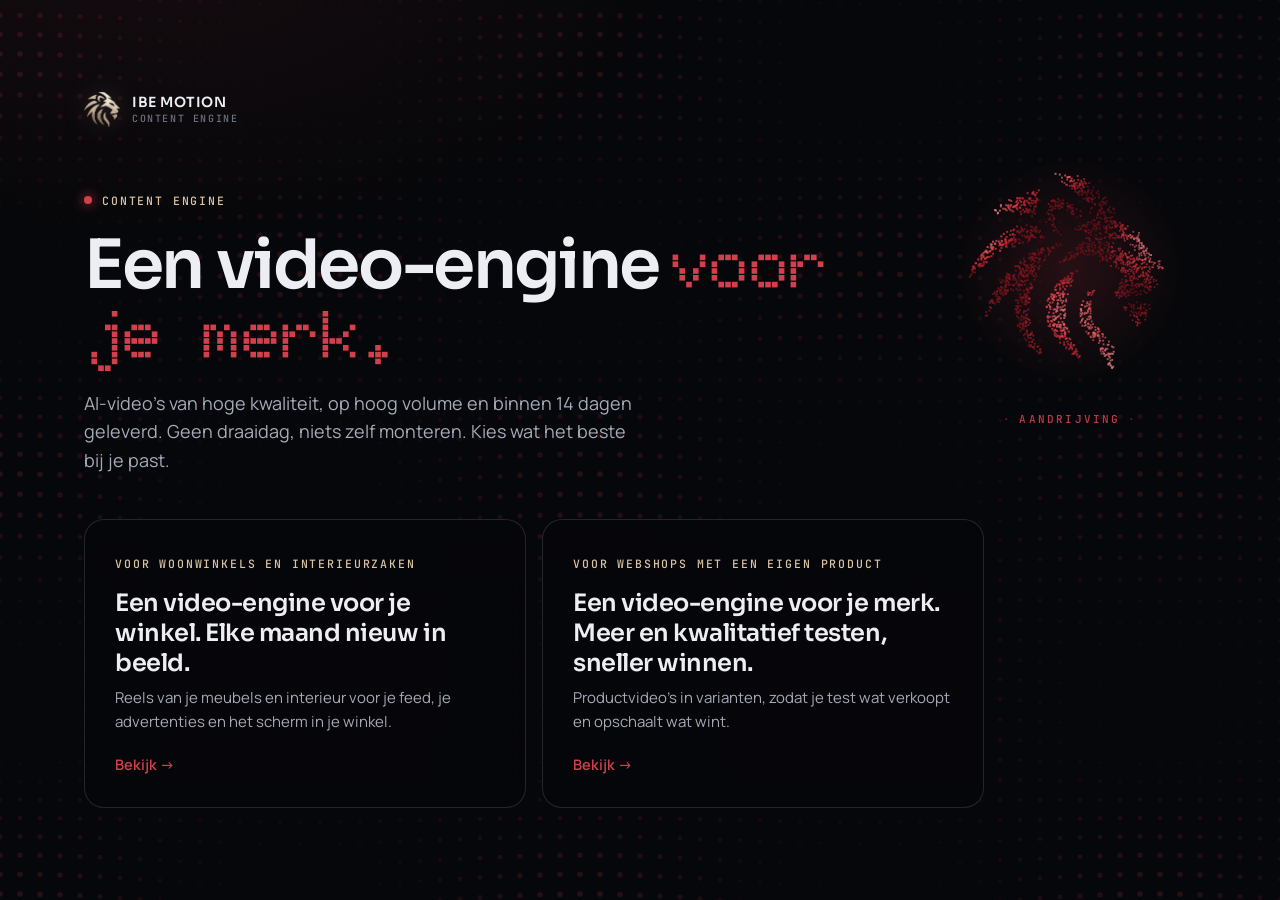
<file: content-engine/index.html>
<!doctype html>
<html lang="nl">
<head>
  <meta charset="utf-8">
  <meta name="viewport" content="width=device-width, initial-scale=1">
  <title>Content Engine · IBE MOTION</title>
  <meta name="description" content="Een AI-video-engine voor je merk: video's van hoge kwaliteit, op hoog volume. Kies je branche.">
  <link rel="icon" type="image/png" href="assets/favicon.png">
  <link rel="preconnect" href="https://fonts.googleapis.com">
  <link rel="preconnect" href="https://fonts.gstatic.com" crossorigin>
  <link href="https://fonts.googleapis.com/css2?family=Sora:wght@400;500;600;700&family=Manrope:wght@400;500;600;700&family=Doto:wght@600;800;900&family=JetBrains+Mono:wght@500;600&display=swap" rel="stylesheet">
  <link rel="stylesheet" href="css/engine.css?v=20261103l">
  <link rel="stylesheet" href="css/ibe-fx.css?v=20261103l">
  <style>
    .choose { position: relative; min-height: 100vh; display: flex; align-items: center; overflow: hidden; }
    .choose #hero-dots { position: absolute; inset: 0; width: 100%; height: 100%; opacity: .4; }
    .choose .ibe-morph { position: absolute; right: max(24px, calc((100vw - var(--max)) / 2)); top: 30%; transform: translateY(-50%); width: min(24vw, 300px); z-index: 3; }
    .choose .wrap { position: relative; z-index: 2; width: 100%; padding-top: 60px; padding-bottom: 60px; }
    .choose h1 { font: 600 clamp(38px, 5.6vw, 68px)/1.02 var(--font-display); letter-spacing: -.035em; margin: 0 0 18px; max-width: 760px; }
    .choose h1 em { font-style: normal; font-family: var(--font-num); font-weight: 800; color: var(--accent); letter-spacing: -.02em; }
    .pick { display: grid; grid-template-columns: 1fr 1fr; gap: 16px; margin-top: 44px; max-width: 900px; }
    .pick a { display: block; text-decoration: none; padding: 30px; border-radius: 20px; border: 1px solid var(--line-2); background: rgba(6,7,10,.7); backdrop-filter: blur(10px); -webkit-backdrop-filter: blur(10px); transition: border-color .2s, transform .2s; }
    .pick a:hover { border-color: var(--accent); transform: translateY(-3px); }
    .pick b { display: block; font: 600 24px var(--font-display); letter-spacing: -.02em; margin: 12px 0 8px; }
    .pick p { margin: 0 0 18px; color: var(--text-2); font-size: 15px; }
    .pick span.go { color: var(--accent); font-weight: 600; font-size: 14.5px; }
    @media (max-width: 1000px) { .choose .ibe-morph { display: none; } }
    @media (max-width: 720px) { .pick { grid-template-columns: 1fr; } }
  </style>
</head>
<body>
  <main class="choose">
    <canvas id="hero-dots" aria-hidden="true"></canvas>
<div class="ibe-morph" id="hero-morph" title="Klik voor de volgende vorm" aria-hidden="true"></div>
    <div class="wrap">
      <div style="margin-bottom:46px"><a class="brand" href="#" data-land style="display:inline-flex"><img src="assets/lion-gold.png" alt=""><span><b>IBE MOTION</b><small>Content Engine</small></span></a></div>
      <p class="eyebrow">Content Engine</p>
      <h1>Een video-engine <em>voor je merk.</em></h1>
      <p class="lead dim" style="max-width:560px;font-size:18px">AI-video's van hoge kwaliteit, op hoog volume en binnen 14 dagen geleverd. Geen draaidag, niets zelf monteren. Kies wat het beste bij je past.</p>
      <div class="pick">
        <a href="woonwinkels.html" data-land><span class="kicker">Voor woonwinkels en interieurzaken</span><b>Een video-engine voor je winkel. Elke maand nieuw in beeld.</b><p>Reels van je meubels en interieur voor je feed, je advertenties en het scherm in je winkel.</p><span class="go">Bekijk →</span></a>
        <a href="webshops.html" data-land><span class="kicker">Voor webshops met een eigen product</span><b>Een video-engine voor je merk. Meer en kwalitatief testen, sneller winnen.</b><p>Productvideo's in varianten, zodat je test wat verkoopt en opschaalt wat wint.</p><span class="go">Bekijk →</span></a>
      </div>
    </div>
  </main>
  <script src="js/lion-mask.js?v=20261103l"></script>
  <script src="js/ibe-dots.js?v=20261103l"></script>
  <script src="js/ibe-fx.js?v=20261103l"></script>
    <script>
    IBEDots(document.getElementById('hero-dots'), { theme: 'dark', lion: null });
    if (innerWidth > 1000) IBEMorph(document.getElementById('hero-morph'), { theme: 'dark', words: ['Aandrijving', 'Versnelling', 'Volle kracht'] });
    IBEFx.words('.choose h1');
  </script>
</body>
</html>
</file>
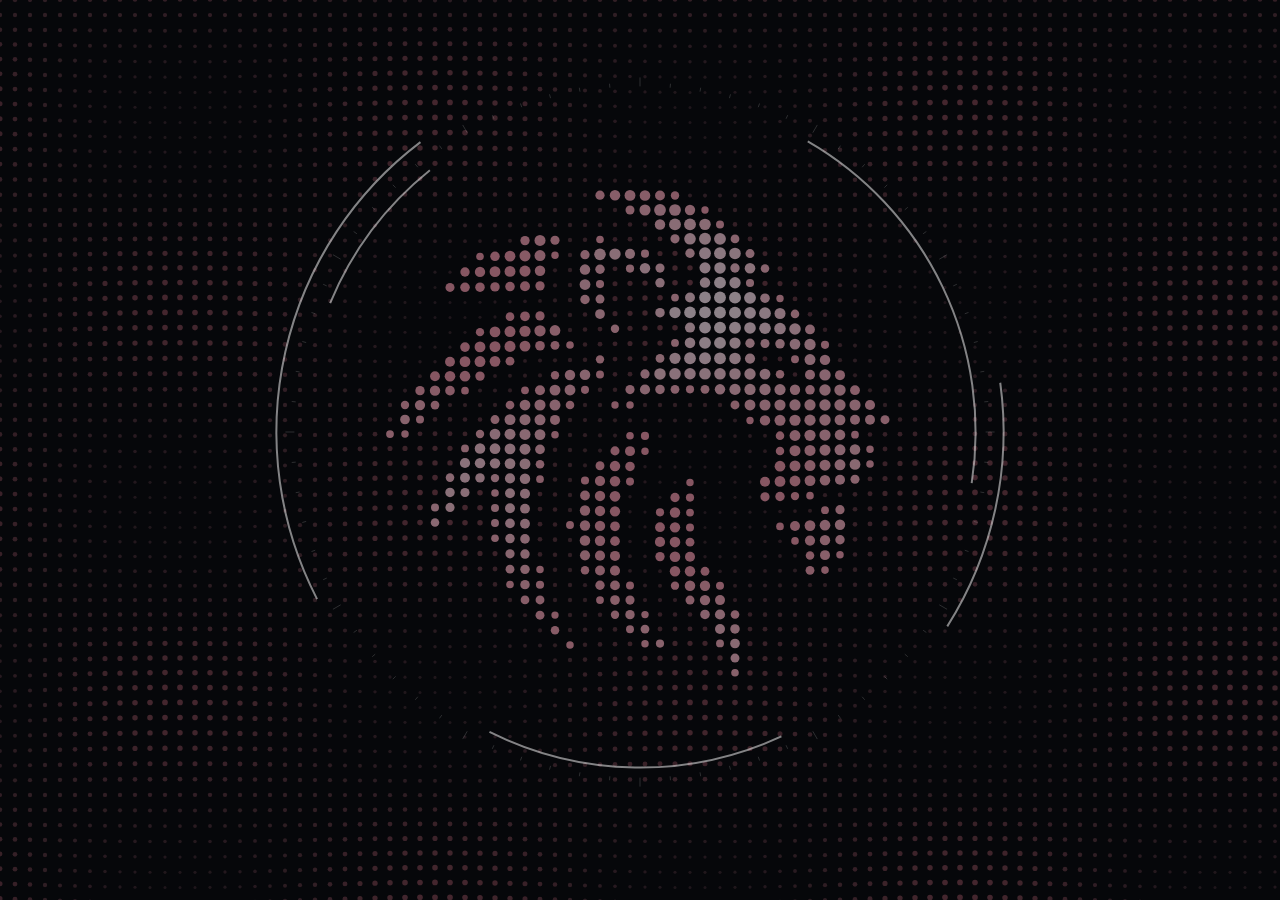
<file: ai-implementatie/kpi-dashboard.html>
<!doctype html>
<html lang="nl">
<head>
  <meta charset="utf-8">
  <meta name="viewport" content="width=device-width, initial-scale=1">
  <meta name="robots" content="noindex">
  <title>KPI-dashboard tijdsbesparing · IBE MOTION</title>
  <link rel="icon" type="image/png" href="assets/favicon.png">
  <link rel="preconnect" href="https://fonts.googleapis.com">
  <link rel="preconnect" href="https://fonts.gstatic.com" crossorigin>
  <link href="https://fonts.googleapis.com/css2?family=Sora:wght@400;500;600;700&family=Manrope:wght@400;500;600;700&family=Doto:wght@600;800;900&family=JetBrains+Mono:wght@500;600&display=swap" rel="stylesheet">
  <link rel="stylesheet" href="css/ai.css?v=20261103l">
  <link rel="stylesheet" href="css/ibe-form.css?v=20261103l">
  <style>
    body { background: var(--bg); }
    .bar { position: sticky; top: 0; z-index: 40; background: rgba(247,246,242,0.88); backdrop-filter: blur(12px); -webkit-backdrop-filter: blur(12px); border-bottom: 1px solid var(--line); }
    .bar .wrap { display: flex; align-items: center; gap: 12px; height: 66px; flex-wrap: wrap; }
    .bar .sp { flex: 1; }
    .sel { height: 40px; border-radius: 10px; border: 1px solid var(--line-2); background: var(--paper); padding: 0 12px; font: 600 14px var(--font); color: var(--text); max-width: 240px; }
    .b2 { height: 40px; padding: 0 14px; font-size: 13.5px; border-radius: 10px; }
    .client { padding: 40px 0 10px; display: grid; grid-template-columns: 1fr auto; gap: 24px; align-items: end; }
    .client h1 { font: 600 clamp(32px, 4.4vw, 52px)/1.02 var(--font-display); letter-spacing: -.035em; margin: 6px 0 8px; outline: none; border-radius: 8px; }
    .client h1[contenteditable=true]:hover, .client h1:focus { background: var(--paper); box-shadow: 0 0 0 1px var(--line-2); }
    .meta { display: flex; gap: 10px; flex-wrap: wrap; }
    .meta label { display: flex; align-items: center; gap: 8px; background: var(--paper); border: 1px solid var(--line); border-radius: 10px; padding: 6px 10px; font-size: 13px; color: var(--muted); }
    .meta input { border: 0; background: none; font: 600 14px var(--font); color: var(--text); width: 90px; outline: none; }
    .meta input[type=date] { width: 130px; }
    .meta input.w { width: 160px; }
    .tiles { display: grid; grid-template-columns: repeat(5, 1fr); gap: 12px; margin-top: 26px; }
    .tile { background: var(--paper); border: 1px solid var(--line); border-radius: 16px; padding: 18px 20px; }
    .tile small { display: block; font: 500 10.5px var(--font-mono); letter-spacing: .14em; text-transform: uppercase; color: var(--muted); }
    .tile b { display: block; font: 600 clamp(24px, 2.4vw, 32px)/1.15 var(--font-display); letter-spacing: -.03em; margin-top: 6px; white-space: nowrap; }
    .tile b i { font-style: normal; font-size: 15px; color: var(--muted); margin-left: 4px; letter-spacing: 0; }
    .tile span { font-size: 12.5px; color: var(--muted); }
    .tile.dark { background: var(--ink); border-color: var(--ink); color: #fff; }
    .tile.dark small, .tile.dark span { color: #8b909b; }
    .tile .ok { color: var(--green); } .tile .bad { color: var(--accent); }
    .pnl { background: var(--paper); border: 1px solid var(--line); border-radius: 18px; padding: 24px; margin-top: 16px; }
    .pnl-h { display: flex; justify-content: space-between; align-items: center; gap: 12px; margin-bottom: 14px; flex-wrap: wrap; }
    .pnl-h h2 { font: 600 18px var(--font-display); margin: 0; letter-spacing: -.01em; }
    .pnl-h p { margin: 0; color: var(--muted); font-size: 13px; }
    .two { display: grid; grid-template-columns: 1.35fr 1fr; gap: 16px; }
    canvas#chart { width: 100%; height: 280px; display: block; }
    .legend { display: flex; gap: 16px; flex-wrap: wrap; font-size: 12.5px; color: var(--muted); margin-top: 10px; }
    .legend i { display: inline-block; width: 18px; height: 0; border-top: 2px solid; vertical-align: middle; margin-right: 6px; }
    table { width: 100%; border-collapse: collapse; font-size: 14px; }
    th { text-align: left; font: 500 10.5px var(--font-mono); letter-spacing: .12em; text-transform: uppercase; color: var(--muted); padding: 8px 8px; border-bottom: 1px solid var(--line-2); white-space: nowrap; }
    td { padding: 6px 8px; border-bottom: 1px solid var(--line); vertical-align: middle; }
    td.n, th.n { text-align: right; }
    td input, td select { width: 100%; border: 1px solid transparent; background: transparent; border-radius: 8px; padding: 7px 8px; font: 14px var(--font); color: var(--text); }
    td input:hover, td select:hover { border-color: var(--line-2); background: var(--field); }
    td input:focus, td select:focus { outline: none; border-color: var(--accent); background: #fff; }
    td input.num { text-align: right; width: 76px; font-family: var(--font-display); font-weight: 600; }
    td .del { border: 0; background: none; color: var(--muted); cursor: pointer; font-size: 18px; padding: 4px 8px; border-radius: 8px; }
    td .del:hover { color: var(--accent); background: var(--accent-soft); }
    .saved { font: 600 15px var(--font-display); }
    .st { display: inline-block; font: 500 10.5px var(--font-mono); letter-spacing: .08em; text-transform: uppercase; padding: 3px 8px; border-radius: 99px; }
    .st-gepland { background: var(--panel-2); color: var(--muted); } .st-bouw { background: #fff3df; color: #a8650a; } .st-live { background: #e3f6ea; color: var(--green); }
    tfoot td { font-weight: 600; border-bottom: 0; padding-top: 12px; }
    .add { margin-top: 12px; }
    .empty { text-align: center; padding: 70px 20px; }
    .empty h1 { font: 600 40px var(--font-display); letter-spacing: -.03em; margin: 0 0 10px; }
    .note { color: var(--muted); font-size: 12.5px; padding: 26px 0 60px; display: flex; justify-content: space-between; gap: 16px; flex-wrap: wrap; }
    .toast { position: fixed; left: 50%; bottom: 24px; transform: translateX(-50%) translateY(20px); background: var(--ink); color: #fff; padding: 11px 18px; border-radius: 12px; font-size: 14px; opacity: 0; transition: all .25s; z-index: 60; pointer-events: none; }
    .toast.on { opacity: 1; transform: translateX(-50%); }
    /* klantweergave: geen bewerkknoppen */
    body.view .edit-only { display: none !important; }
    body.view td input, body.view td select, body.view .meta input { pointer-events: none; border-color: transparent !important; background: none !important; -webkit-appearance: none; appearance: none; }
    @media print {
      .bar, .edit-only, .note .edit-only { display: none !important; }
      body { background: #fff; }
      td input, td select, .meta input { border: 0 !important; -webkit-appearance: none; appearance: none; }
      .pnl, .tile { break-inside: avoid; }
    }
    @media (max-width: 1000px) { .tiles { grid-template-columns: repeat(2, 1fr); } .tiles .tile:first-child { grid-column: 1 / -1; } .two { grid-template-columns: 1fr; } .client { grid-template-columns: 1fr; } }
    @media (max-width: 640px) { .tbl-wrap { overflow-x: auto; } table { min-width: 560px; } .bar .wrap { height: auto; padding-top: 10px; padding-bottom: 10px; } }
  </style>
</head>
<body>

<div class="bar">
  <div class="wrap">
    <a class="brand" href="index.html" data-land><img src="assets/lion-ink.png" alt=""><span><b>IBE MOTION</b><small>KPI-dashboard</small></span></a>
    <span class="sp"></span>
    <select class="sel edit-only" id="pick" aria-label="Kies een klant"></select>
    <button class="btn b2 edit-only" id="b-new">+ Klant</button>
    <label class="btn b2 edit-only" style="cursor:pointer">Importeer<input type="file" id="b-imp" accept=".json,application/json" hidden></label>
    <button class="btn b2 edit-only" id="b-exp">Back-up</button>
    <button class="btn b2" id="b-view">Klantweergave</button>
    <button class="btn b2 primary" id="b-print">PDF</button>
  </div>
</div>

<main class="wrap" id="app"></main>
<div class="toast" id="toast"></div>

<script src="js/lion-mask.js?v=20261103l"></script>
<script src="js/ibe-intro.js?v=20261103l"></script>
<script>
// KPI-dashboard tijdsbesparing. Per klant: doel (5 tot 15 uur), uurtarief, taken met nulmeting en weekmetingen.
// Alles staat in de opslag van deze browser (localStorage). Maak regelmatig een back-up met de knop "Back-up".
// Een klant toevoegen kan ook met het KPI-startbestand uit de onboarding (Importeer).
(function () {
  const KEY = 'ibe-kpi-v1', GUARANTEE = 10;
  const $ = (id) => document.getElementById(id);
  const esc = (s) => String(s == null ? '' : s).replace(/[&<>"']/g, (c) => ({ '&': '&amp;', '<': '&lt;', '>': '&gt;', '"': '&quot;', "'": '&#39;' }[c]));
  const nl = (n, d = 0) => (Number(n) || 0).toLocaleString('nl-NL', { minimumFractionDigits: d, maximumFractionDigits: d });
  const h1 = (n) => nl(n, Number.isInteger(+n) ? 0 : 1);
  const num = (v) => parseFloat(String(v == null ? '' : v).replace(',', '.')) || 0;
  const uid = () => Math.random().toString(36).slice(2, 9);
  const today = () => new Date().toISOString().slice(0, 10);
  const nlDate = (d) => { try { return new Date(d + 'T12:00').toLocaleDateString('nl-NL', { day: 'numeric', month: 'short' }); } catch (e) { return d; } };
  const STATUS = [['gepland', 'Gepland'], ['bouw', 'In aanbouw'], ['live', 'Live']];

  let db = load();
  function load() { try { return JSON.parse(localStorage.getItem(KEY)) || { clients: [], current: null }; } catch (e) { return { clients: [], current: null }; } }
  function save() { try { localStorage.setItem(KEY, JSON.stringify(db)); } catch (e) { toast('Opslaan lukt niet in deze browser. Maak een back-up.'); } }
  const cur = () => db.clients.find((c) => c.id === db.current) || db.clients[0];
  function toast(t) { const el = $('toast'); el.textContent = t; el.classList.add('on'); clearTimeout(toast.t); toast.t = setTimeout(() => el.classList.remove('on'), 2200); }

  function newClient(src) {
    src = src || {};
    const c = { id: uid(), klant: src.klant || 'Nieuwe klant', contact: src.contact || '', email: src.email || '', doel: num(src.doel) || 15, tarief: num(src.tarief) || 35, start: src.start || today(),
      taken: (src.taken || []).map((t) => ({ id: t.id || uid(), naam: t.naam || '', wie: t.wie || '', nul: num(t.nul), nu: t.nu == null ? num(t.nul) : num(t.nu), status: t.status || 'gepland' })),
      weken: (src.weken || []).map((w) => ({ id: w.id || uid(), datum: w.datum, uren: num(w.uren), notitie: w.notitie || '' })), notities: src.notities || '' };
    db.clients.push(c); db.current = c.id; save(); return c;
  }

  // berekeningen
  function stats(c) {
    const weken = [...c.weken].sort((a, b) => a.datum.localeCompare(b.datum));
    const last = weken[weken.length - 1];
    const last4 = weken.slice(-4);
    const avg4 = last4.length ? last4.reduce((a, w) => a + w.uren, 0) / last4.length : 0;
    const total = weken.reduce((a, w) => a + w.uren, 0);
    const nul = c.taken.reduce((a, t) => a + t.nul, 0);
    const live = c.taken.filter((t) => t.status === 'live').reduce((a, t) => a + Math.max(0, t.nul - t.nu), 0);
    const plan = c.taken.reduce((a, t) => a + Math.max(0, t.nul - t.nu), 0);
    return { weken, last, avg4, total, nul, live, plan, value: total * c.tarief };
  }

  function render() {
    const c = cur();
    $('pick').innerHTML = db.clients.map((x) => `<option value="${x.id}" ${c && x.id === c.id ? 'selected' : ''}>${esc(x.klant)}</option>`).join('');
    $('pick').style.display = db.clients.length ? '' : 'none';
    if (!c) {
      $('app').innerHTML = `<div class="empty"><p class="kicker">KPI-dashboard</p><h1>Nog geen klanten.</h1><p class="dim" style="max-width:520px;margin:0 auto 24px">Importeer het KPI-startbestand uit de onboarding, of begin met een lege klant. Een voorbeeld bekijken kan ook.</p>
        <div style="display:flex;gap:10px;justify-content:center;flex-wrap:wrap"><label class="btn red" style="cursor:pointer">Importeer startbestand<input type="file" accept=".json" hidden data-imp></label><button class="btn" data-act="blank">Lege klant</button><button class="btn" data-act="demo">Voorbeeld laden</button></div></div>`;
      return;
    }
    const s = stats(c);
    const lastH = s.last ? s.last.uren : 0;
    const gOK = s.avg4 >= GUARANTEE;
    $('app').innerHTML = `
      <div class="client">
        <div>
          <p class="kicker">Tijdsbesparing · AI-implementatie</p>
          <h1 contenteditable="true" spellcheck="false" id="c-name" class="ed">${esc(c.klant)}</h1>
          <div class="meta">
            <label>Contact <input class="w" data-f="contact" value="${esc(c.contact)}" placeholder="Naam"></label>
            <label>Start <input type="date" data-f="start" value="${esc(c.start)}"></label>
            <label>Doel <input data-f="doel" value="${h1(c.doel)}" inputmode="decimal" style="width:44px"> uur per week</label>
            <label>Uurtarief € <input data-f="tarief" value="${h1(c.tarief)}" inputmode="decimal" style="width:54px"></label>
          </div>
        </div>
        <button class="btn b2 ghost edit-only" data-act="delclient">Klant verwijderen</button>
      </div>
      <div class="tiles">
        <div class="tile dark"><small>Bespaard laatste week</small><b>${h1(lastH)}<i>uur</i></b><span>${s.last ? 'week van ' + nlDate(s.last.datum) : 'nog geen meting'}</span></div>
        <div class="tile"><small>Gem. laatste 4 weken</small><b>${h1(Math.round(s.avg4 * 10) / 10)}<i>uur</i></b><span>doel ${h1(c.doel)} uur · ${c.doel ? Math.round((s.avg4 / c.doel) * 100) : 0}%</span></div>
        <div class="tile"><small>Totaal sinds start</small><b>${h1(s.total)}<i>uur</i></b><span>${nl(s.total / 40, 1)} werkweken</span></div>
        <div class="tile"><small>Waarde</small><b>€ ${nl(s.value)}</b><span>tegen € ${h1(c.tarief)} per uur</span></div>
        <div class="tile"><small>Garantie ${GUARANTEE} uur</small><b class="${s.weken.length ? (gOK ? 'ok' : 'bad') : ''}">${s.weken.length ? (gOK ? 'Gehaald' : 'Nog niet') : 'Nog meten'}</b><span>gemiddelde laatste 4 weken</span></div>
      </div>
      <div class="two">
        <div class="pnl">
          <div class="pnl-h"><h2>Bespaarde uren per week</h2><p>${s.weken.length} ${s.weken.length === 1 ? 'meting' : 'metingen'}</p></div>
          <canvas id="chart"></canvas>
          <div class="legend"><span><i style="border-color:#d2404c;border-top-width:8px;width:10px"></i>Bespaard</span><span><i style="border-color:#11131a;border-top-style:dashed"></i>Doel ${h1(c.doel)} uur</span><span><i style="border-color:#9c7c55;border-top-style:dotted"></i>Garantie ${GUARANTEE} uur</span></div>
        </div>
        <div class="pnl">
          <div class="pnl-h"><h2>Weekmetingen</h2><button class="btn b2 edit-only" data-act="addweek">+ Week</button></div>
          <div class="tbl-wrap"><table>
            <thead><tr><th>Week van</th><th class="n">Uren</th><th>Notitie</th><th class="edit-only"></th></tr></thead>
            <tbody>${[...s.weken].reverse().map((w) => `<tr data-w="${w.id}"><td><input type="date" data-wf="datum" value="${esc(w.datum)}"></td><td class="n"><input class="num" data-wf="uren" value="${h1(w.uren)}" inputmode="decimal"></td><td><input data-wf="notitie" value="${esc(w.notitie)}" placeholder="Wat viel op?"></td><td class="edit-only"><button class="del" data-delw="${w.id}" aria-label="Verwijderen">×</button></td></tr>`).join('') || '<tr><td colspan="4" class="muted" style="padding:18px 8px">Nog geen metingen. Klik op + Week.</td></tr>'}</tbody>
          </table></div>
        </div>
      </div>
      <div class="pnl">
        <div class="pnl-h"><h2>Taken en nulmeting</h2><p>Nulmeting = uren per week voor de automatisering. Nu = uren per week erna.</p></div>
        <div class="tbl-wrap"><table>
          <thead><tr><th>Taak</th><th>Wie</th><th class="n">Nulmeting</th><th class="n">Nu</th><th class="n">Bespaard</th><th>Status</th><th class="edit-only"></th></tr></thead>
          <tbody>${c.taken.map((t) => `<tr data-t="${t.id}"><td><input data-tf="naam" value="${esc(t.naam)}" placeholder="Taak"></td><td><input data-tf="wie" value="${esc(t.wie)}" placeholder="Wie"></td>
            <td class="n"><input class="num" data-tf="nul" value="${h1(t.nul)}" inputmode="decimal"></td><td class="n"><input class="num" data-tf="nu" value="${h1(t.nu)}" inputmode="decimal"></td>
            <td class="n saved">${h1(Math.max(0, t.nul - t.nu))} u</td>
            <td><select data-tf="status">${STATUS.map(([v, l]) => `<option value="${v}" ${t.status === v ? 'selected' : ''}>${l}</option>`).join('')}</select></td>
            <td class="edit-only"><button class="del" data-delt="${t.id}" aria-label="Verwijderen">×</button></td></tr>`).join('') || '<tr><td colspan="7" class="muted" style="padding:18px 8px">Nog geen taken. Importeer de onboarding of voeg ze hieronder toe.</td></tr>'}</tbody>
          <tfoot><tr><td colspan="2">Totaal</td><td class="n">${h1(s.nul)} u</td><td></td><td class="n">${h1(s.plan)} u</td><td colspan="2" class="muted" style="font-weight:500">${h1(s.live)} u per week staat live</td></tr></tfoot>
        </table></div>
        <button class="btn b2 add edit-only" data-act="addtask">+ Taak</button>
      </div>
      <div class="note"><span>IBE MOTION · KPI-dashboard · bijgewerkt ${nlDate(today())}</span><span class="edit-only">Opgeslagen in deze browser. Maak regelmatig een back-up.</span></div>`;
    drawChart(c, s);
  }

  function drawChart(c, s) {
    const cv = $('chart'); if (!cv) return;
    const dpr = Math.min(2, devicePixelRatio || 1), W = cv.clientWidth, H = cv.clientHeight;
    cv.width = W * dpr; cv.height = H * dpr;
    const x = cv.getContext('2d'); x.setTransform(dpr, 0, 0, dpr, 0, 0);
    const L = 36, R = 10, T = 14, B = 26, w = W - L - R, h = H - T - B;
    const max = Math.max(20, c.doel + 2, ...s.weken.map((k) => k.uren)) ;
    const Y = (v) => T + h - (v / max) * h;
    x.font = '500 10px "JetBrains Mono", monospace'; x.fillStyle = '#868b96'; x.textAlign = 'right'; x.textBaseline = 'middle';
    for (let v = 0; v <= max; v += 5) { x.strokeStyle = 'rgba(17,19,26,0.07)'; x.beginPath(); x.moveTo(L, Y(v)); x.lineTo(W - R, Y(v)); x.stroke(); x.fillText(v + 'u', L - 8, Y(v)); }
    const n = Math.max(s.weken.length, 1), gap = 6, bw = Math.max(4, Math.min(46, (w - gap * (n - 1)) / n));
    const total = bw * s.weken.length + gap * (s.weken.length - 1), x0 = L + Math.max(0, (w - total) / 2);
    x.textAlign = 'center'; x.textBaseline = 'top';
    s.weken.forEach((k, i) => {
      const bx = x0 + i * (bw + gap), by = Y(k.uren);
      const g = x.createLinearGradient(0, by, 0, T + h); g.addColorStop(0, k.uren >= GUARANTEE ? '#d2404c' : '#e7a3a9'); g.addColorStop(1, k.uren >= GUARANTEE ? 'rgba(210,64,76,0.55)' : 'rgba(231,163,169,0.5)');
      x.fillStyle = g; x.beginPath(); (x.roundRect ? x.roundRect(bx, by, bw, T + h - by, [5, 5, 0, 0]) : x.rect(bx, by, bw, T + h - by)); x.fill();
      if (n <= 16 || i % 2 === 0) { x.fillStyle = '#868b96'; x.fillText(nlDate(k.datum), bx + bw / 2, T + h + 8); }
    });
    const line = (v, col, dash) => { x.strokeStyle = col; x.lineWidth = 1.5; x.setLineDash(dash); x.beginPath(); x.moveTo(L, Y(v)); x.lineTo(W - R, Y(v)); x.stroke(); x.setLineDash([]); };
    line(c.doel, '#11131a', [6, 5]); line(GUARANTEE, '#9c7c55', [2, 4]);
    if (!s.weken.length) { x.fillStyle = '#868b96'; x.font = '14px Inter, sans-serif'; x.textBaseline = 'middle'; x.fillText('De eerste weekmeting verschijnt hier.', L + w / 2, T + h / 2); }
  }

  // invoer
  const app = $('app');
  app.addEventListener('input', (e) => {
    const c = cur(); if (!c) return; const t = e.target;
    if (t.id === 'c-name') { c.klant = t.textContent.trim() || 'Klant'; save(); $('pick').querySelector(`option[value="${c.id}"]`).textContent = c.klant; return; }
  });
  app.addEventListener('change', (e) => {
    const t = e.target;
    if (t.dataset.imp != null) return imp(t.files[0]);
    const c = cur(); if (!c) return;
    if (t.dataset.f) { c[t.dataset.f] = ['doel', 'tarief'].includes(t.dataset.f) ? num(t.value) : t.value; }
    const tr = t.closest('tr');
    if (t.dataset.tf) { const k = c.taken.find((x) => x.id === tr.dataset.t); k[t.dataset.tf] = ['nul', 'nu'].includes(t.dataset.tf) ? num(t.value) : t.value; }
    if (t.dataset.wf) { const k = c.weken.find((x) => x.id === tr.dataset.w); k[t.dataset.wf] = t.dataset.wf === 'uren' ? num(t.value) : t.value; }
    save(); render();
  });
  app.addEventListener('keydown', (e) => { if (e.target.id === 'c-name' && e.key === 'Enter') { e.preventDefault(); e.target.blur(); } });
  app.addEventListener('click', (e) => {
    const b = e.target.closest('button'); if (!b) return;
    const c = cur(), a = b.dataset.act;
    if (a === 'blank') { newClient(); render(); }
    if (a === 'demo') { demo(); render(); }
    if (a === 'addtask') { c.taken.push({ id: uid(), naam: '', wie: '', nul: 0, nu: 0, status: 'gepland' }); save(); render(); app.querySelector('tr[data-t]:last-of-type input')?.focus(); }
    if (a === 'addweek') {
      const s = stats(c); const prev = s.last ? new Date(s.last.datum + 'T12:00') : null;
      const d = prev ? new Date(prev.getTime() + 7 * 864e5) : new Date(); if (!prev) d.setDate(d.getDate() - ((d.getDay() + 6) % 7));
      c.weken.push({ id: uid(), datum: d.toISOString().slice(0, 10), uren: Math.round(s.live * 10) / 10, notitie: '' }); save(); render();
      toast('Week toegevoegd met de besparing van de live taken. Pas aan waar nodig.');
    }
    if (b.dataset.delt) { c.taken = c.taken.filter((x) => x.id !== b.dataset.delt); save(); render(); }
    if (b.dataset.delw) { c.weken = c.weken.filter((x) => x.id !== b.dataset.delw); save(); render(); }
    if (a === 'delclient' && confirm(`${c.klant} en alle metingen verwijderen? Maak eerst een back-up als je twijfelt.`)) { db.clients = db.clients.filter((x) => x.id !== c.id); db.current = db.clients[0]?.id || null; save(); render(); }
  });

  $('pick').onchange = (e) => { db.current = e.target.value; save(); render(); };
  $('b-new').onclick = () => { newClient(); render(); setTimeout(() => { const n = $('c-name'); n.focus(); document.getSelection().selectAllChildren(n); }, 30); };
  $('b-imp').onchange = (e) => imp(e.target.files[0]);
  $('b-exp').onclick = () => {
    const c = cur(); const all = !c || confirm('OK = alle klanten in één back-up. Annuleren = alleen ' + (c ? c.klant : '') + '.');
    const data = all ? { ibeKpiBackup: 1, clients: db.clients } : Object.assign({ ibeKpi: 1 }, c);
    const a = document.createElement('a'); a.href = URL.createObjectURL(new Blob([JSON.stringify(data, null, 2)], { type: 'application/json' }));
    a.download = all ? `KPI-back-up ${today()}.json` : `KPI - ${c.klant} - ${today()}.json`; document.body.appendChild(a); a.click(); a.remove();
  };
  $('b-view').onclick = () => { document.body.classList.toggle('view'); $('b-view').textContent = document.body.classList.contains('view') ? 'Bewerken' : 'Klantweergave'; const n = $('c-name'); if (n) n.contentEditable = !document.body.classList.contains('view'); };
  $('b-print').onclick = () => window.print();
  addEventListener('resize', () => { const c = cur(); if (c) drawChart(c, stats(c)); });

  function imp(file) {
    if (!file) return;
    const r = new FileReader();
    r.onload = () => {
      try {
        const d = JSON.parse(r.result);
        if (d.ibeKpiBackup && Array.isArray(d.clients)) {
          let n = 0; d.clients.forEach((c) => { if (!db.clients.some((x) => x.id === c.id)) { db.clients.push(c); n++; } });
          db.current = db.current || db.clients[0]?.id; save(); render(); toast(`${n} klant${n === 1 ? '' : 'en'} uit de back-up gehaald.`);
        } else if (d.ibeKpi) { const c = newClient(d); render(); toast(`${c.klant} toegevoegd.`); }
        else toast('Dit bestand herken ik niet als KPI-bestand.');
      } catch (e) { toast('Dit bestand kon ik niet lezen.'); }
    };
    r.readAsText(file);
  }

  function demo() {
    const start = new Date(); start.setDate(start.getDate() - 7 * 9 - ((start.getDay() + 6) % 7));
    const wk = (i) => new Date(start.getTime() + i * 7 * 864e5).toISOString().slice(0, 10);
    newClient({ klant: 'Voorbeeld bv', contact: 'Sanne de Vries', doel: 15, tarief: 35, start: wk(0),
      taken: [
        { naam: 'Offertes maken', wie: 'Sanne', nul: 6, nu: 1.5, status: 'live' },
        { naam: 'Mail sorteren en beantwoorden', wie: 'Tom', nul: 5, nu: 2, status: 'live' },
        { naam: 'Facturen en bonnetjes verwerken', wie: 'Sanne', nul: 4, nu: 1, status: 'live' },
        { naam: 'Weekrapportage', wie: 'Tom', nul: 3, nu: 0.5, status: 'live' },
        { naam: 'Planning bijwerken', wie: 'Lisa', nul: 4, nu: 2, status: 'bouw' },
      ],
      weken: [3, 6.5, 9, 10.5, 11, 12.5, 13, 13.5, 13].map((u, i) => ({ datum: wk(i), uren: u, notitie: i === 0 ? 'Offertes live' : i === 3 ? 'Mail live' : i === 5 ? 'Facturen en rapportage live' : '' })) });
  }

  render();

  // opening met de echte cijfers van deze klant, net als in het Command Center
  const c = cur(), s = c ? stats(c) : null;
  IBEIntro.play({
    title: 'IBE MOTION // KPI-DASHBOARD',
    head: '> metingen laden',
    lines: c ? [
      { label: 'KLANT', v: c.klant.slice(0, 28) },
      { label: 'DOEL', v: `${h1(c.doel)} uur per week` },
      { label: 'LAATSTE', v: s.last ? `${h1(s.last.uren)} uur bespaard` : 'nog geen meting' },
      { label: 'TOTAAL', v: `${h1(s.total)} uur sinds start` },
      { label: 'WAARDE', v: `€ ${nl(s.value)}` },
    ] : [{ label: 'KLANTEN', v: 'nog geen klanten' }, { label: 'IMPORT', v: 'startbestand onboarding' }],
    online: 'DASHBOARD ONLINE',
  });
})();
</script>
</body>
</html>
</file>
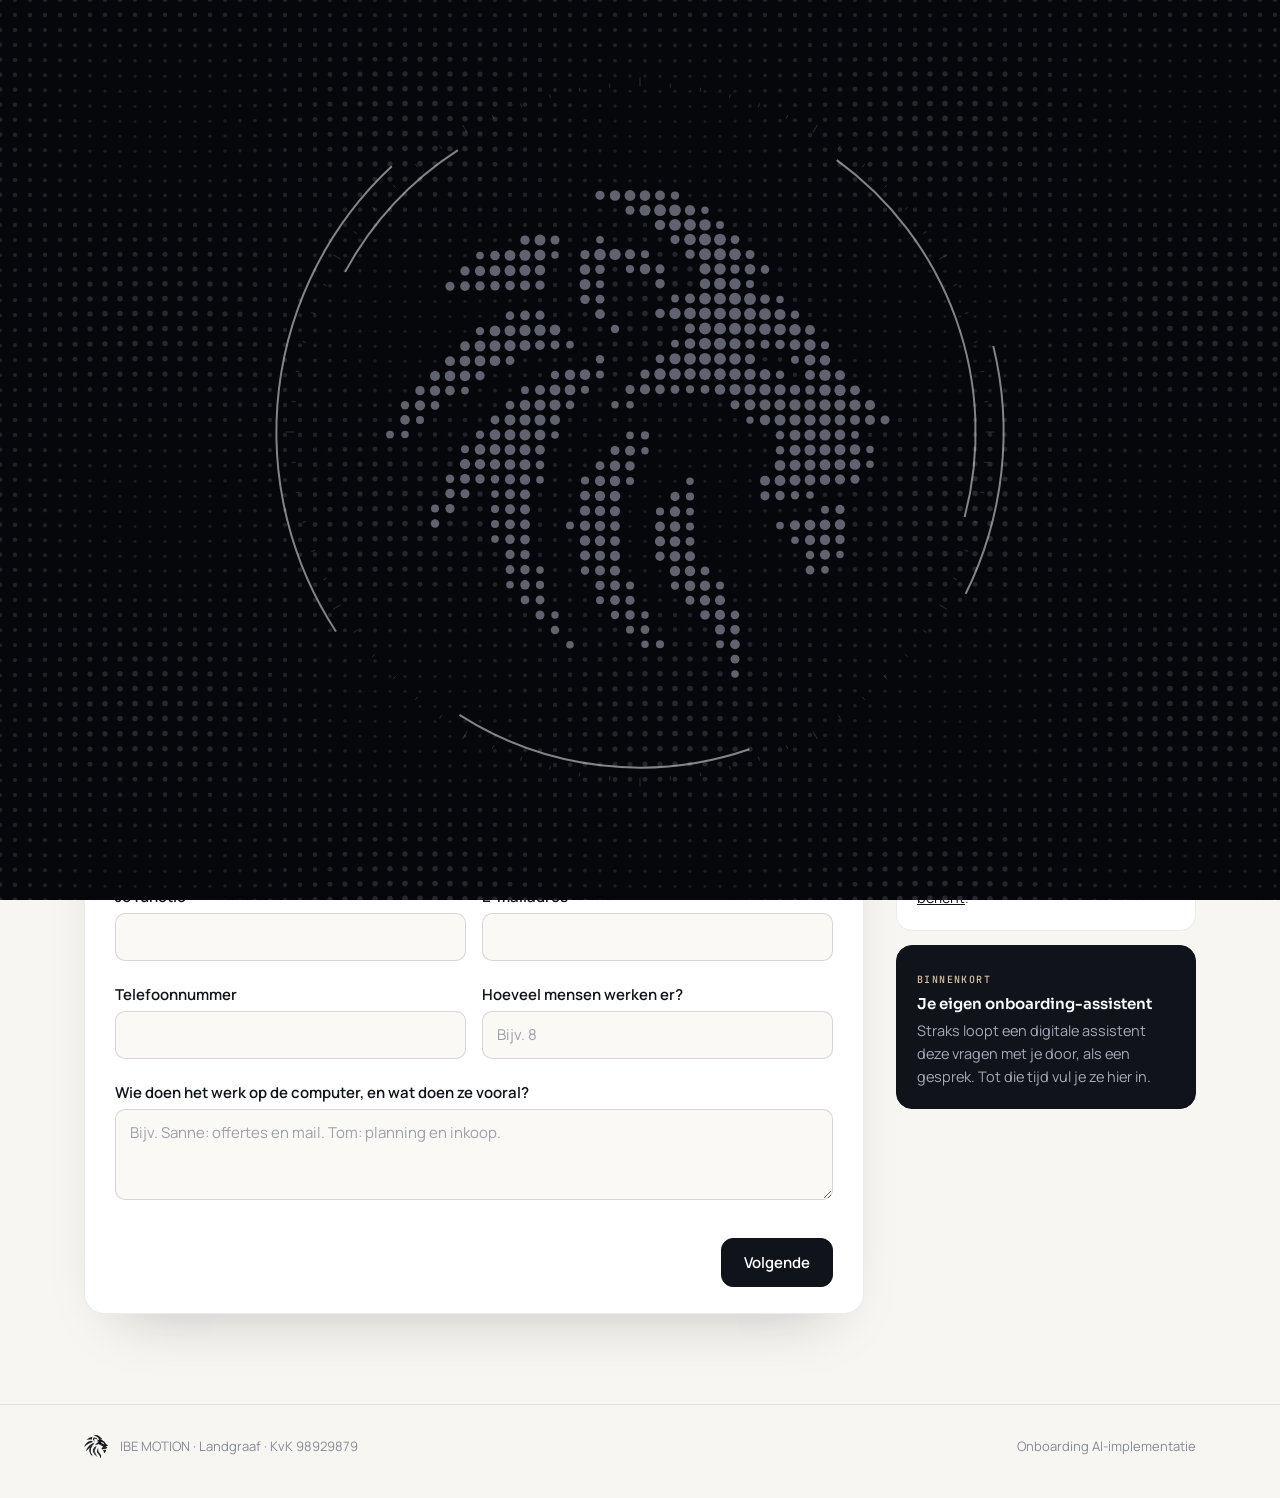
<file: ai-implementatie/onboarding.html>
<!doctype html>
<html lang="nl">
<head>
  <meta charset="utf-8">
  <meta name="viewport" content="width=device-width, initial-scale=1">
  <meta name="robots" content="noindex">
  <title>Onboarding AI-implementatie · IBE MOTION</title>
  <link rel="icon" type="image/png" href="assets/favicon.png">
  <link rel="apple-touch-icon" href="assets/apple-touch-icon.png">
  <link rel="preconnect" href="https://fonts.googleapis.com">
  <link rel="preconnect" href="https://fonts.gstatic.com" crossorigin>
  <link href="https://fonts.googleapis.com/css2?family=Sora:wght@400;500;600;700&family=Manrope:wght@400;500;600;700&family=Doto:wght@600;800;900&family=JetBrains+Mono:wght@500;600&display=swap" rel="stylesheet">
  <link rel="stylesheet" href="css/ai.css?v=20261103l">
  <link rel="stylesheet" href="css/ibe-form.css?v=20261103l">
  <link rel="stylesheet" href="css/ibe-fx.css?v=20261103l">
  <style>
    .ob-head { padding: 64px 0 34px; }
    .ob-head h1 { font: 600 clamp(36px, 5vw, 60px)/1.02 var(--font-display); letter-spacing: -.035em; margin: 0 0 16px; }
    .ob-head .lead { color: var(--text-2); font-size: 18px; max-width: 680px; margin: 0; }
    .ob-route { display: flex; gap: 6px; flex-wrap: wrap; margin-top: 30px; }
    .ob-route span { font: 500 11px var(--font-mono); letter-spacing: .08em; text-transform: uppercase; padding: 7px 12px; border-radius: 99px; border: 1px solid var(--line-2); color: var(--muted); background: var(--paper); }
    .ob-route span.done { color: var(--text-2); }
    .ob-route span.done::before { content: "✓ "; color: var(--green); }
    .ob-route span.now { background: var(--ink); border-color: var(--ink); color: #fff; }
    .ob-grid { display: grid; grid-template-columns: 1fr 300px; gap: 32px; align-items: start; padding-bottom: 90px; }
    .ob-side { position: sticky; top: 96px; display: grid; gap: 14px; }
    .ob-card { background: var(--paper); border: 1px solid var(--line); border-radius: 16px; padding: 20px; font-size: 14.5px; color: var(--text-2); }
    .ob-card b { color: var(--text); display: block; margin-bottom: 6px; font: 600 15px var(--font-display); }
    .ob-card a { color: var(--text); }
    .ob-card.soon { background: var(--ink); color: #a4aab7; border-color: var(--ink); }
    .ob-card.soon b { color: #fff; }
    .ob-card.soon .tag { display: inline-block; font: 500 10px var(--font-mono); letter-spacing: .14em; text-transform: uppercase; color: var(--sand); margin-bottom: 8px; }
    @media (max-width: 1000px) { .ob-grid { grid-template-columns: 1fr; } .ob-side { position: static; } }
  </style>
</head>
<body>

<nav class="nav">
  <div class="wrap">
    <a class="brand" href="index.html" data-land><img src="assets/lion-ink.png" alt=""><span><b>IBE MOTION</b><small>Onboarding</small></span></a>
    <a class="btn" href="#" data-call data-land>Vraag? Bel of app Bob</a>
  </div>
</nav>

<header class="ob-head">
  <div class="wrap">
    <p class="eyebrow">Onboarding · AI-implementatie</p>
    <h1>Welkom. Nu gaan we je tijd terughalen.</h1>
    <p class="lead">Bedankt voor je aanbetaling. Met deze onboarding leggen we vast hoe jullie werken, welke tools je gebruikt en waar de meeste tijd in gaat zitten. Daarmee bouwen we je KPI-dashboard en prikken we de implementatiedatum. Reken op ongeveer 30 minuten. Je kunt tussendoor stoppen, je antwoorden blijven bewaard op dit apparaat.</p>
    <div class="ob-route">
      <span class="done">Kennismaking</span><span class="done">Plan en prijs</span><span class="done">Aanbetaling</span><span class="now">Onboarding</span><span>KPI-dashboard</span><span>Implementatie</span><span>Opleveren</span>
    </div>
  </div>
</header>

<main class="wrap ob-grid">
  <div class="wizard" id="wizard" data-land></div>
  <aside class="ob-side">
    <div class="ob-card" data-land><b>Waarom deze vragen?</b>Hoe beter we weten waar je tijd heen gaat, hoe gerichter we bouwen. De uren die je bij de tijdvreters invult, worden de nulmeting in je KPI-dashboard.</div>
    <div class="ob-card"><b>Twijfel je over een antwoord?</b>Een schatting is prima. In de week van de implementatie meten we het samen precies. Vragen? <a href="#" data-call>Stuur Bob een bericht</a>.</div>
    <div class="ob-card soon"><span class="tag">Binnenkort</span><b>Je eigen onboarding-assistent</b>Straks loopt een digitale assistent deze vragen met je door, als een gesprek. Tot die tijd vul je ze hier in.</div>
  </aside>
</main>

<footer>
  <div class="wrap">
    <span style="display:flex;align-items:center;gap:12px"><img src="assets/lion-ink.png" alt="">IBE MOTION · Landgraaf · KvK 98929879</span>
    <span>Onboarding AI-implementatie</span>
  </div>
</footer>

<script src="js/config.js?v=20261103l"></script>
<script src="js/lion-mask.js?v=20261103l"></script>
<script src="js/ibe-intro.js?v=20261103l"></script>
<script src="js/jspdf.umd.min.js?v=20261103l"></script>
<script src="js/ibe-fx.js?v=20261103l"></script>
<script src="js/ibe-form.js?v=20261103l"></script>
<script>
IBEIntro.play({
  title: 'IBE MOTION // ONBOARDING',
  head: '> onboarding starten',
  lines: [
    { label: 'AANBETALING', v: 'ontvangen, plek vast' },
    { label: 'WORKFLOW', v: 'in kaart brengen' },
    { label: 'TOOLS', v: 'koppelingen bepalen' },
    { label: 'TIJDVRETERS', v: 'nulmeting per taak' },
    { label: 'DATUM', v: 'implementatie inplannen' },
  ],
  online: 'KLAAR VOOR START',
});

const slug = (s) => (s || 'klant').replace(/[^\w\- ]+/g, '').trim() || 'klant';
const num = (v) => parseFloat(String(v || '').replace(',', '.')) || 0;

// Startbestand voor het KPI-dashboard: klantgegevens, doel en de tijdvreters als nulmeting.
function kpiStart(d) {
  const today = new Date().toISOString().slice(0, 10);
  const start = {
    ibeKpi: 1,
    klant: d.bedrijf || 'Nieuwe klant', contact: d.naam || '', email: d.email || '',
    doel: Number(d.uren) || 10, tarief: num(d.tarief) || 35, start: d.datum1 || today,
    taken: (d.taken || []).filter((t) => t.taak).map((t, i) => ({ id: 't' + Date.now().toString(36) + i, naam: t.taak, wie: t.wie || '', nul: num(t.uur), nu: num(t.uur), status: 'gepland' })),
    weken: [], notities: d.succes || '',
  };
  const blob = new Blob([JSON.stringify(start, null, 2)], { type: 'application/json' });
  const a = document.createElement('a');
  a.href = URL.createObjectURL(blob); a.download = `KPI-start - ${slug(d.bedrijf)}.json`;
  document.body.appendChild(a); a.click(); a.remove();
  setTimeout(() => URL.revokeObjectURL(a.href), 2000);
}

const form = IBEForm(document.getElementById('wizard'), {
  key: 'ibe-ai-onboarding',
  title: 'Onboarding AI-implementatie',
  sub: 'Onboarding',
  pdfName: 'Onboarding AI-implementatie',
  callLabel: 'Laat Bob het weten',
  callWa: true,
  callTopic: 'de onboarding is ingevuld. Ik stuur je de PDF en het KPI-startbestand.',
  done: { title: 'Je onboarding is klaar.', text: 'Download de PDF en het KPI-startbestand en stuur ze allebei naar Bob. Hij zet je dashboard klaar en bevestigt de implementatiedatum binnen een werkdag.' },
  extra: [{ label: 'Download KPI-startbestand', onClick: kpiStart }],
  steps: [
    { title: 'Jullie bedrijf', short: 'Bedrijf', intro: 'De basis, zodat we weten met wie we werken.', fields: [
      { id: 'bedrijf', half: true, label: 'Bedrijfsnaam', type: 'text', required: true, auto: 'organization' },
      { id: 'naam', half: true, label: 'Je naam', type: 'text', required: true, auto: 'name' },
      { id: 'rol', half: true, label: 'Je functie', type: 'text' },
      { id: 'email', half: true, label: 'E-mailadres', type: 'email', required: true, auto: 'email' },
      { id: 'telefoon', half: true, label: 'Telefoonnummer', type: 'tel', auto: 'tel' },
      { id: 'teamgrootte', half: true, label: 'Hoeveel mensen werken er?', type: 'text', placeholder: 'Bijv. 8' },
      { id: 'rollen', label: 'Wie doen het werk op de computer, en wat doen ze vooral?', type: 'textarea', placeholder: 'Bijv. Sanne: offertes en mail. Tom: planning en inkoop.' },
    ] },
    { title: 'Zo werken jullie nu', short: 'Workflow', intro: 'Beschrijf het zoals je het aan een nieuwe collega zou uitleggen.', fields: [
      { id: 'proces', label: 'Wat is jullie belangrijkste proces, van begin tot eind?', help: 'Bijv. van aanvraag tot factuur: wat gebeurt er, wie doet het en in welk programma?', type: 'textarea', rows: 5, required: true },
      { id: 'week', label: 'Hoe ziet een gewone werkweek eruit op kantoor?', type: 'textarea' },
      { id: 'mis', label: 'Waar gaat het vaak mis of blijft werk liggen?', type: 'textarea' },
    ] },
    { title: 'Systemen en tools', short: 'Tools', intro: 'Hiermee bepalen we wat we aan elkaar kunnen koppelen.', fields: [
      { id: 'tools', label: 'Welke software gebruiken jullie?', type: 'chips', required: true, other: 'Andere software, namelijk...', options: ['Gmail', 'Outlook', 'Google Drive', 'OneDrive of SharePoint', 'Excel', 'Google Sheets', 'Exact', 'Moneybird', 'e-Boekhouden', 'Snelstart', 'AFAS', 'Shopify', 'WooCommerce', 'HubSpot', 'Teamleader', 'Pipedrive', 'Notion', 'Trello of Asana', 'WhatsApp Business', 'Teams', 'Slack', 'Calendly', 'Eigen software'] },
      { id: 'beheer', label: 'Wie beheert de accounts en wachtwoorden?', type: 'text' },
      { id: 'toegang', label: 'Kunnen we tijdelijk toegang krijgen tot de systemen die nodig zijn?', type: 'choice', options: ['Ja', 'Ja, na overleg', 'Dat gaat lastig'] },
    ] },
    { title: 'Waar gaat de tijd heen?', short: 'Tijdvreters', intro: 'Dit is de belangrijkste stap. Deze uren worden de nulmeting in je KPI-dashboard.', fields: [
      { id: 'taken', label: 'Welke digitale taken kosten de meeste tijd?', help: 'Zet er zoveel neer als je kunt. Een schatting in uren per week is goed genoeg, we meten het later precies.', type: 'tasks', required: true },
      { id: 'eerst', label: 'Welke taak wil je als eerste kwijt?', type: 'text' },
    ] },
    { title: 'Je doelen', short: 'Doel', intro: 'Hier zetten we het doel voor je dashboard.', fields: [
      { id: 'uren', label: 'Hoeveel uur per week wil je terug?', type: 'range', min: 5, max: 15, step: 1, value: 10, unit: 'uur per week' },
      { id: 'tarief', half: true, label: 'Wat kost een uur van je team gemiddeld?', help: 'In euro. Zo laat het dashboard ook de waarde zien.', type: 'text', placeholder: '35' },
      { id: 'besteden', label: 'Wat gaan jullie met de vrije tijd doen?', type: 'chips', options: ['Meer klanten helpen', 'Nieuwe diensten ontwikkelen', 'Betere service', 'Minder werkdruk', 'Eerder naar huis', 'Meer tijd voor familie'] },
      { id: 'succes', label: 'Wanneer is dit voor jou geslaagd?', type: 'textarea', placeholder: 'Bijv. offertes gaan dezelfde dag de deur uit en niemand werkt meer in het weekend.' },
    ] },
    { title: 'Privacy en afspraken', short: 'Afspraken', fields: [
      { id: 'gevoelig', label: 'Werken jullie met gevoelige gegevens?', type: 'choice', options: ['Nee', 'Ja, klantgegevens', 'Ja, medische of financiële gegevens'] },
      { id: 'gevoelig_uitleg', label: 'Toelichting', type: 'textarea', placeholder: 'Wat moeten we weten over hoe jullie met deze gegevens omgaan?' },
      { id: 'contact', label: 'Wie is ons aanspreekpunt tijdens de implementatie?', type: 'text', placeholder: 'Naam en telefoonnummer' },
    ] },
    { title: 'Implementatiedatum', short: 'Datum', intro: 'Kies twee momenten. Bob bevestigt de datum binnen een werkdag.', fields: [
      { id: 'datum1', half: true, label: 'Voorkeursdatum', type: 'date', required: true },
      { id: 'datum2', half: true, label: 'Tweede optie', type: 'date' },
      { id: 'dagdeel', label: 'Dagdeel', type: 'choice', options: ['Ochtend', 'Middag', 'Maakt niet uit'] },
      { id: 'locatie', label: 'Waar?', type: 'choice', options: ['Bij ons op kantoor', 'Online', 'Maakt niet uit'] },
    ] },
  ],
});
window.__formData = form.data;
document.querySelectorAll('[data-call]').forEach((b) => b.addEventListener('click', (e) => { e.preventDefault(); IBEForm.call(form.data(), { wa: true, topic: 'ik heb een vraag over de onboarding.' }); }));
</script>
</body>
</html>
</file>
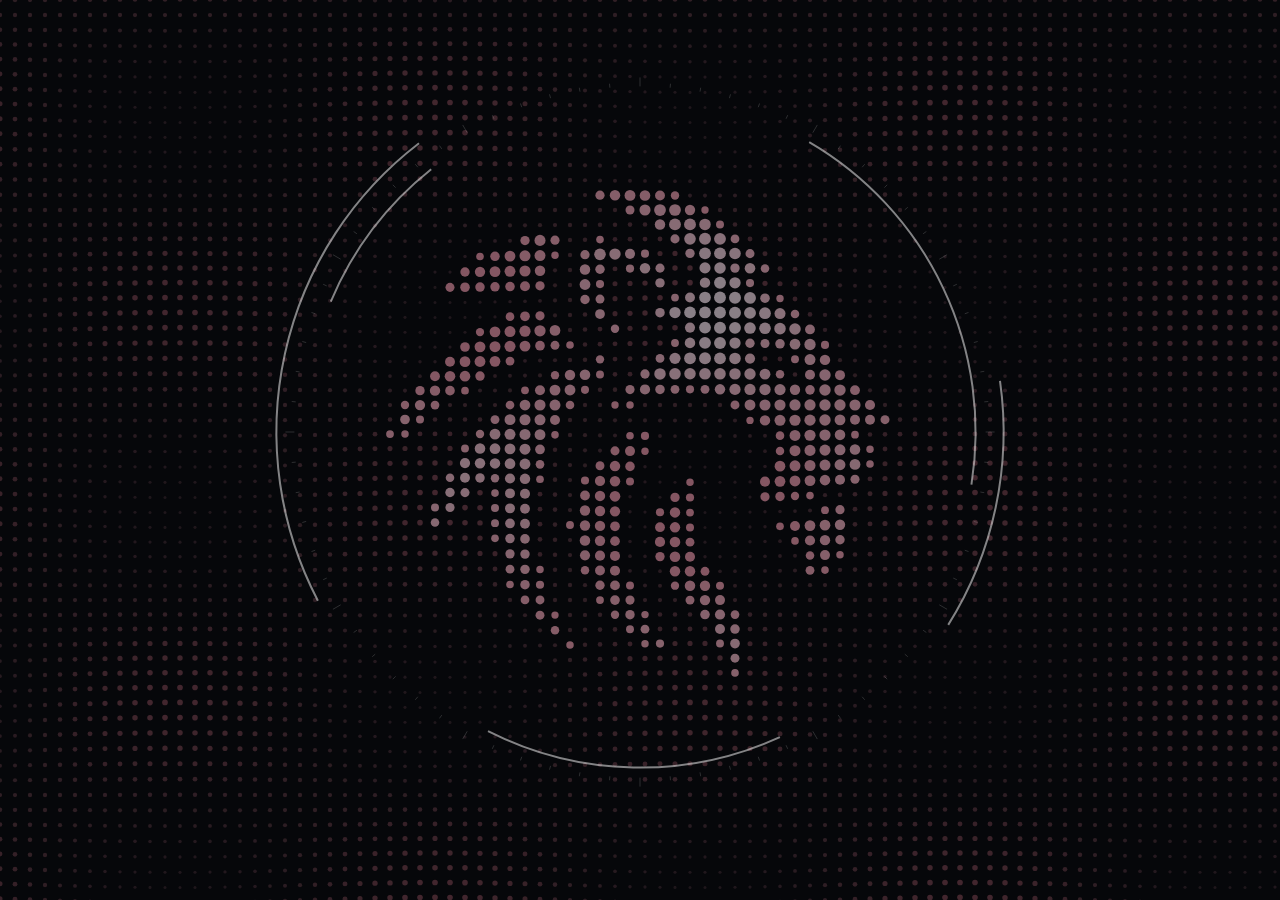
<file: ai-preview-2/kpi-dashboard.html>
<!doctype html>
<html lang="nl">
<head>
  <meta charset="utf-8">
  <meta name="viewport" content="width=device-width, initial-scale=1">
  <meta name="robots" content="noindex">
  <title>KPI-dashboard tijdsbesparing · IBE MOTION</title>
  <link rel="icon" type="image/png" href="assets/favicon.png">
  <link rel="preconnect" href="https://fonts.googleapis.com">
  <link rel="preconnect" href="https://fonts.gstatic.com" crossorigin>
  <link href="https://fonts.googleapis.com/css2?family=Sora:wght@400;500;600;700&family=Manrope:wght@400;500;600;700&family=Doto:wght@600;800;900&family=JetBrains+Mono:wght@500;600&display=swap" rel="stylesheet">
  <link rel="stylesheet" href="css/ai.css?v=20261103l">
  <link rel="stylesheet" href="css/ibe-form.css?v=20261103l">
  <style>
    body { background: var(--bg); }
    .bar { position: sticky; top: 0; z-index: 40; background: rgba(247,246,242,0.88); backdrop-filter: blur(12px); -webkit-backdrop-filter: blur(12px); border-bottom: 1px solid var(--line); }
    .bar .wrap { display: flex; align-items: center; gap: 12px; height: 66px; flex-wrap: wrap; }
    .bar .sp { flex: 1; }
    .sel { height: 40px; border-radius: 10px; border: 1px solid var(--line-2); background: var(--paper); padding: 0 12px; font: 600 14px var(--font); color: var(--text); max-width: 240px; }
    .b2 { height: 40px; padding: 0 14px; font-size: 13.5px; border-radius: 10px; }
    .client { padding: 40px 0 10px; display: grid; grid-template-columns: 1fr auto; gap: 24px; align-items: end; }
    .client h1 { font: 600 clamp(32px, 4.4vw, 52px)/1.02 var(--font-display); letter-spacing: -.035em; margin: 6px 0 8px; outline: none; border-radius: 8px; }
    .client h1[contenteditable=true]:hover, .client h1:focus { background: var(--paper); box-shadow: 0 0 0 1px var(--line-2); }
    .meta { display: flex; gap: 10px; flex-wrap: wrap; }
    .meta label { display: flex; align-items: center; gap: 8px; background: var(--paper); border: 1px solid var(--line); border-radius: 10px; padding: 6px 10px; font-size: 13px; color: var(--muted); }
    .meta input { border: 0; background: none; font: 600 14px var(--font); color: var(--text); width: 90px; outline: none; }
    .meta input[type=date] { width: 130px; }
    .meta input.w { width: 160px; }
    .tiles { display: grid; grid-template-columns: repeat(5, 1fr); gap: 12px; margin-top: 26px; }
    .tile { background: var(--paper); border: 1px solid var(--line); border-radius: 16px; padding: 18px 20px; }
    .tile small { display: block; font: 500 10.5px var(--font-mono); letter-spacing: .14em; text-transform: uppercase; color: var(--muted); }
    .tile b { display: block; font: 600 clamp(24px, 2.4vw, 32px)/1.15 var(--font-display); letter-spacing: -.03em; margin-top: 6px; white-space: nowrap; }
    .tile b i { font-style: normal; font-size: 15px; color: var(--muted); margin-left: 4px; letter-spacing: 0; }
    .tile span { font-size: 12.5px; color: var(--muted); }
    .tile.dark { background: var(--ink); border-color: var(--ink); color: #fff; }
    .tile.dark small, .tile.dark span { color: #8b909b; }
    .tile .ok { color: var(--green); } .tile .bad { color: var(--accent); }
    .pnl { background: var(--paper); border: 1px solid var(--line); border-radius: 18px; padding: 24px; margin-top: 16px; }
    .pnl-h { display: flex; justify-content: space-between; align-items: center; gap: 12px; margin-bottom: 14px; flex-wrap: wrap; }
    .pnl-h h2 { font: 600 18px var(--font-display); margin: 0; letter-spacing: -.01em; }
    .pnl-h p { margin: 0; color: var(--muted); font-size: 13px; }
    .two { display: grid; grid-template-columns: 1.35fr 1fr; gap: 16px; }
    canvas#chart { width: 100%; height: 280px; display: block; }
    .legend { display: flex; gap: 16px; flex-wrap: wrap; font-size: 12.5px; color: var(--muted); margin-top: 10px; }
    .legend i { display: inline-block; width: 18px; height: 0; border-top: 2px solid; vertical-align: middle; margin-right: 6px; }
    table { width: 100%; border-collapse: collapse; font-size: 14px; }
    th { text-align: left; font: 500 10.5px var(--font-mono); letter-spacing: .12em; text-transform: uppercase; color: var(--muted); padding: 8px 8px; border-bottom: 1px solid var(--line-2); white-space: nowrap; }
    td { padding: 6px 8px; border-bottom: 1px solid var(--line); vertical-align: middle; }
    td.n, th.n { text-align: right; }
    td input, td select { width: 100%; border: 1px solid transparent; background: transparent; border-radius: 8px; padding: 7px 8px; font: 14px var(--font); color: var(--text); }
    td input:hover, td select:hover { border-color: var(--line-2); background: var(--field); }
    td input:focus, td select:focus { outline: none; border-color: var(--accent); background: #fff; }
    td input.num { text-align: right; width: 76px; font-family: var(--font-display); font-weight: 600; }
    td .del { border: 0; background: none; color: var(--muted); cursor: pointer; font-size: 18px; padding: 4px 8px; border-radius: 8px; }
    td .del:hover { color: var(--accent); background: var(--accent-soft); }
    .saved { font: 600 15px var(--font-display); }
    .st { display: inline-block; font: 500 10.5px var(--font-mono); letter-spacing: .08em; text-transform: uppercase; padding: 3px 8px; border-radius: 99px; }
    .st-gepland { background: var(--panel-2); color: var(--muted); } .st-bouw { background: #fff3df; color: #a8650a; } .st-live { background: #e3f6ea; color: var(--green); }
    tfoot td { font-weight: 600; border-bottom: 0; padding-top: 12px; }
    .add { margin-top: 12px; }
    .empty { text-align: center; padding: 70px 20px; }
    .empty h1 { font: 600 40px var(--font-display); letter-spacing: -.03em; margin: 0 0 10px; }
    .note { color: var(--muted); font-size: 12.5px; padding: 26px 0 60px; display: flex; justify-content: space-between; gap: 16px; flex-wrap: wrap; }
    .toast { position: fixed; left: 50%; bottom: 24px; transform: translateX(-50%) translateY(20px); background: var(--ink); color: #fff; padding: 11px 18px; border-radius: 12px; font-size: 14px; opacity: 0; transition: all .25s; z-index: 60; pointer-events: none; }
    .toast.on { opacity: 1; transform: translateX(-50%); }
    /* klantweergave: geen bewerkknoppen */
    body.view .edit-only { display: none !important; }
    body.view td input, body.view td select, body.view .meta input { pointer-events: none; border-color: transparent !important; background: none !important; -webkit-appearance: none; appearance: none; }
    @media print {
      .bar, .edit-only, .note .edit-only { display: none !important; }
      body { background: #fff; }
      td input, td select, .meta input { border: 0 !important; -webkit-appearance: none; appearance: none; }
      .pnl, .tile { break-inside: avoid; }
    }
    @media (max-width: 1000px) { .tiles { grid-template-columns: repeat(2, 1fr); } .tiles .tile:first-child { grid-column: 1 / -1; } .two { grid-template-columns: 1fr; } .client { grid-template-columns: 1fr; } }
    @media (max-width: 640px) { .tbl-wrap { overflow-x: auto; } table { min-width: 560px; } .bar .wrap { height: auto; padding-top: 10px; padding-bottom: 10px; } }
  </style>
</head>
<body>

<div class="bar">
  <div class="wrap">
    <a class="brand" href="index.html" data-land><img src="assets/lion-ink.png" alt=""><span><b>IBE MOTION</b><small>KPI-dashboard</small></span></a>
    <span class="sp"></span>
    <select class="sel edit-only" id="pick" aria-label="Kies een klant"></select>
    <button class="btn b2 edit-only" id="b-new">+ Klant</button>
    <label class="btn b2 edit-only" style="cursor:pointer">Importeer<input type="file" id="b-imp" accept=".json,application/json" hidden></label>
    <button class="btn b2 edit-only" id="b-exp">Back-up</button>
    <button class="btn b2" id="b-view">Klantweergave</button>
    <button class="btn b2 primary" id="b-print">PDF</button>
  </div>
</div>

<main class="wrap" id="app"></main>
<div class="toast" id="toast"></div>

<script src="js/lion-mask.js?v=20261103l"></script>
<script src="js/ibe-intro.js?v=20261103l"></script>
<script>
// KPI-dashboard tijdsbesparing. Per klant: doel (5 tot 15 uur), uurtarief, taken met nulmeting en weekmetingen.
// Alles staat in de opslag van deze browser (localStorage). Maak regelmatig een back-up met de knop "Back-up".
// Een klant toevoegen kan ook met het KPI-startbestand uit de onboarding (Importeer).
(function () {
  const KEY = 'ibe-kpi-v1', GUARANTEE = 5;
  const $ = (id) => document.getElementById(id);
  const esc = (s) => String(s == null ? '' : s).replace(/[&<>"']/g, (c) => ({ '&': '&amp;', '<': '&lt;', '>': '&gt;', '"': '&quot;', "'": '&#39;' }[c]));
  const nl = (n, d = 0) => (Number(n) || 0).toLocaleString('nl-NL', { minimumFractionDigits: d, maximumFractionDigits: d });
  const h1 = (n) => nl(n, Number.isInteger(+n) ? 0 : 1);
  const num = (v) => parseFloat(String(v == null ? '' : v).replace(',', '.')) || 0;
  const uid = () => Math.random().toString(36).slice(2, 9);
  const today = () => new Date().toISOString().slice(0, 10);
  const nlDate = (d) => { try { return new Date(d + 'T12:00').toLocaleDateString('nl-NL', { day: 'numeric', month: 'short' }); } catch (e) { return d; } };
  const STATUS = [['gepland', 'Gepland'], ['bouw', 'In aanbouw'], ['live', 'Live']];

  let db = load();
  function load() { try { return JSON.parse(localStorage.getItem(KEY)) || { clients: [], current: null }; } catch (e) { return { clients: [], current: null }; } }
  function save() { try { localStorage.setItem(KEY, JSON.stringify(db)); } catch (e) { toast('Opslaan lukt niet in deze browser. Maak een back-up.'); } }
  const cur = () => db.clients.find((c) => c.id === db.current) || db.clients[0];
  function toast(t) { const el = $('toast'); el.textContent = t; el.classList.add('on'); clearTimeout(toast.t); toast.t = setTimeout(() => el.classList.remove('on'), 2200); }

  function newClient(src) {
    src = src || {};
    const c = { id: uid(), klant: src.klant || 'Nieuwe klant', contact: src.contact || '', email: src.email || '', doel: num(src.doel) || 15, tarief: num(src.tarief) || 35, start: src.start || today(),
      taken: (src.taken || []).map((t) => ({ id: t.id || uid(), naam: t.naam || '', wie: t.wie || '', nul: num(t.nul), nu: t.nu == null ? num(t.nul) : num(t.nu), status: t.status || 'gepland' })),
      weken: (src.weken || []).map((w) => ({ id: w.id || uid(), datum: w.datum, uren: num(w.uren), notitie: w.notitie || '' })), notities: src.notities || '' };
    db.clients.push(c); db.current = c.id; save(); return c;
  }

  // berekeningen
  function stats(c) {
    const weken = [...c.weken].sort((a, b) => a.datum.localeCompare(b.datum));
    const last = weken[weken.length - 1];
    const last4 = weken.slice(-4);
    const avg4 = last4.length ? last4.reduce((a, w) => a + w.uren, 0) / last4.length : 0;
    const total = weken.reduce((a, w) => a + w.uren, 0);
    const nul = c.taken.reduce((a, t) => a + t.nul, 0);
    const live = c.taken.filter((t) => t.status === 'live').reduce((a, t) => a + Math.max(0, t.nul - t.nu), 0);
    const plan = c.taken.reduce((a, t) => a + Math.max(0, t.nul - t.nu), 0);
    return { weken, last, avg4, total, nul, live, plan, value: total * c.tarief };
  }

  function render() {
    const c = cur();
    $('pick').innerHTML = db.clients.map((x) => `<option value="${x.id}" ${c && x.id === c.id ? 'selected' : ''}>${esc(x.klant)}</option>`).join('');
    $('pick').style.display = db.clients.length ? '' : 'none';
    if (!c) {
      $('app').innerHTML = `<div class="empty"><p class="kicker">KPI-dashboard</p><h1>Nog geen klanten.</h1><p class="dim" style="max-width:520px;margin:0 auto 24px">Importeer het KPI-startbestand uit de onboarding, of begin met een lege klant. Een voorbeeld bekijken kan ook.</p>
        <div style="display:flex;gap:10px;justify-content:center;flex-wrap:wrap"><label class="btn red" style="cursor:pointer">Importeer startbestand<input type="file" accept=".json" hidden data-imp></label><button class="btn" data-act="blank">Lege klant</button><button class="btn" data-act="demo">Voorbeeld laden</button></div></div>`;
      return;
    }
    const s = stats(c);
    const lastH = s.last ? s.last.uren : 0;
    const gOK = s.avg4 >= GUARANTEE;
    $('app').innerHTML = `
      <div class="client">
        <div>
          <p class="kicker">Tijdsbesparing · AI-implementatie</p>
          <h1 contenteditable="true" spellcheck="false" id="c-name" class="ed">${esc(c.klant)}</h1>
          <div class="meta">
            <label>Contact <input class="w" data-f="contact" value="${esc(c.contact)}" placeholder="Naam"></label>
            <label>Start <input type="date" data-f="start" value="${esc(c.start)}"></label>
            <label>Doel <input data-f="doel" value="${h1(c.doel)}" inputmode="decimal" style="width:44px"> uur per week</label>
            <label>Uurtarief € <input data-f="tarief" value="${h1(c.tarief)}" inputmode="decimal" style="width:54px"></label>
          </div>
        </div>
        <button class="btn b2 ghost edit-only" data-act="delclient">Klant verwijderen</button>
      </div>
      <div class="tiles">
        <div class="tile dark"><small>Bespaard laatste week</small><b>${h1(lastH)}<i>uur</i></b><span>${s.last ? 'week van ' + nlDate(s.last.datum) : 'nog geen meting'}</span></div>
        <div class="tile"><small>Gem. laatste 4 weken</small><b>${h1(Math.round(s.avg4 * 10) / 10)}<i>uur</i></b><span>doel ${h1(c.doel)} uur · ${c.doel ? Math.round((s.avg4 / c.doel) * 100) : 0}%</span></div>
        <div class="tile"><small>Totaal sinds start</small><b>${h1(s.total)}<i>uur</i></b><span>${nl(s.total / 40, 1)} werkweken</span></div>
        <div class="tile"><small>Waarde</small><b>€ ${nl(s.value)}</b><span>tegen € ${h1(c.tarief)} per uur</span></div>
        <div class="tile"><small>Garantie ${GUARANTEE} uur</small><b class="${s.weken.length ? (gOK ? 'ok' : 'bad') : ''}">${s.weken.length ? (gOK ? 'Gehaald' : 'Nog niet') : 'Nog meten'}</b><span>gemiddelde laatste 4 weken</span></div>
      </div>
      <div class="two">
        <div class="pnl">
          <div class="pnl-h"><h2>Bespaarde uren per week</h2><p>${s.weken.length} ${s.weken.length === 1 ? 'meting' : 'metingen'}</p></div>
          <canvas id="chart"></canvas>
          <div class="legend"><span><i style="border-color:#d2404c;border-top-width:8px;width:10px"></i>Bespaard</span><span><i style="border-color:#11131a;border-top-style:dashed"></i>Doel ${h1(c.doel)} uur</span><span><i style="border-color:#9c7c55;border-top-style:dotted"></i>Garantie ${GUARANTEE} uur</span></div>
        </div>
        <div class="pnl">
          <div class="pnl-h"><h2>Weekmetingen</h2><button class="btn b2 edit-only" data-act="addweek">+ Week</button></div>
          <div class="tbl-wrap"><table>
            <thead><tr><th>Week van</th><th class="n">Uren</th><th>Notitie</th><th class="edit-only"></th></tr></thead>
            <tbody>${[...s.weken].reverse().map((w) => `<tr data-w="${w.id}"><td><input type="date" data-wf="datum" value="${esc(w.datum)}"></td><td class="n"><input class="num" data-wf="uren" value="${h1(w.uren)}" inputmode="decimal"></td><td><input data-wf="notitie" value="${esc(w.notitie)}" placeholder="Wat viel op?"></td><td class="edit-only"><button class="del" data-delw="${w.id}" aria-label="Verwijderen">×</button></td></tr>`).join('') || '<tr><td colspan="4" class="muted" style="padding:18px 8px">Nog geen metingen. Klik op + Week.</td></tr>'}</tbody>
          </table></div>
        </div>
      </div>
      <div class="pnl">
        <div class="pnl-h"><h2>Taken en nulmeting</h2><p>Nulmeting = uren per week voor de automatisering. Nu = uren per week erna.</p></div>
        <div class="tbl-wrap"><table>
          <thead><tr><th>Taak</th><th>Wie</th><th class="n">Nulmeting</th><th class="n">Nu</th><th class="n">Bespaard</th><th>Status</th><th class="edit-only"></th></tr></thead>
          <tbody>${c.taken.map((t) => `<tr data-t="${t.id}"><td><input data-tf="naam" value="${esc(t.naam)}" placeholder="Taak"></td><td><input data-tf="wie" value="${esc(t.wie)}" placeholder="Wie"></td>
            <td class="n"><input class="num" data-tf="nul" value="${h1(t.nul)}" inputmode="decimal"></td><td class="n"><input class="num" data-tf="nu" value="${h1(t.nu)}" inputmode="decimal"></td>
            <td class="n saved">${h1(Math.max(0, t.nul - t.nu))} u</td>
            <td><select data-tf="status">${STATUS.map(([v, l]) => `<option value="${v}" ${t.status === v ? 'selected' : ''}>${l}</option>`).join('')}</select></td>
            <td class="edit-only"><button class="del" data-delt="${t.id}" aria-label="Verwijderen">×</button></td></tr>`).join('') || '<tr><td colspan="7" class="muted" style="padding:18px 8px">Nog geen taken. Importeer de onboarding of voeg ze hieronder toe.</td></tr>'}</tbody>
          <tfoot><tr><td colspan="2">Totaal</td><td class="n">${h1(s.nul)} u</td><td></td><td class="n">${h1(s.plan)} u</td><td colspan="2" class="muted" style="font-weight:500">${h1(s.live)} u per week staat live</td></tr></tfoot>
        </table></div>
        <button class="btn b2 add edit-only" data-act="addtask">+ Taak</button>
      </div>
      <div class="note"><span>IBE MOTION · KPI-dashboard · bijgewerkt ${nlDate(today())}</span><span class="edit-only">Opgeslagen in deze browser. Maak regelmatig een back-up.</span></div>`;
    drawChart(c, s);
  }

  function drawChart(c, s) {
    const cv = $('chart'); if (!cv) return;
    const dpr = Math.min(2, devicePixelRatio || 1), W = cv.clientWidth, H = cv.clientHeight;
    cv.width = W * dpr; cv.height = H * dpr;
    const x = cv.getContext('2d'); x.setTransform(dpr, 0, 0, dpr, 0, 0);
    const L = 36, R = 10, T = 14, B = 26, w = W - L - R, h = H - T - B;
    const max = Math.max(20, c.doel + 2, ...s.weken.map((k) => k.uren)) ;
    const Y = (v) => T + h - (v / max) * h;
    x.font = '500 10px "JetBrains Mono", monospace'; x.fillStyle = '#868b96'; x.textAlign = 'right'; x.textBaseline = 'middle';
    for (let v = 0; v <= max; v += 5) { x.strokeStyle = 'rgba(17,19,26,0.07)'; x.beginPath(); x.moveTo(L, Y(v)); x.lineTo(W - R, Y(v)); x.stroke(); x.fillText(v + 'u', L - 8, Y(v)); }
    const n = Math.max(s.weken.length, 1), gap = 6, bw = Math.max(4, Math.min(46, (w - gap * (n - 1)) / n));
    const total = bw * s.weken.length + gap * (s.weken.length - 1), x0 = L + Math.max(0, (w - total) / 2);
    x.textAlign = 'center'; x.textBaseline = 'top';
    s.weken.forEach((k, i) => {
      const bx = x0 + i * (bw + gap), by = Y(k.uren);
      const g = x.createLinearGradient(0, by, 0, T + h); g.addColorStop(0, k.uren >= GUARANTEE ? '#d2404c' : '#e7a3a9'); g.addColorStop(1, k.uren >= GUARANTEE ? 'rgba(210,64,76,0.55)' : 'rgba(231,163,169,0.5)');
      x.fillStyle = g; x.beginPath(); (x.roundRect ? x.roundRect(bx, by, bw, T + h - by, [5, 5, 0, 0]) : x.rect(bx, by, bw, T + h - by)); x.fill();
      if (n <= 16 || i % 2 === 0) { x.fillStyle = '#868b96'; x.fillText(nlDate(k.datum), bx + bw / 2, T + h + 8); }
    });
    const line = (v, col, dash) => { x.strokeStyle = col; x.lineWidth = 1.5; x.setLineDash(dash); x.beginPath(); x.moveTo(L, Y(v)); x.lineTo(W - R, Y(v)); x.stroke(); x.setLineDash([]); };
    line(c.doel, '#11131a', [6, 5]); line(GUARANTEE, '#9c7c55', [2, 4]);
    if (!s.weken.length) { x.fillStyle = '#868b96'; x.font = '14px Inter, sans-serif'; x.textBaseline = 'middle'; x.fillText('De eerste weekmeting verschijnt hier.', L + w / 2, T + h / 2); }
  }

  // invoer
  const app = $('app');
  app.addEventListener('input', (e) => {
    const c = cur(); if (!c) return; const t = e.target;
    if (t.id === 'c-name') { c.klant = t.textContent.trim() || 'Klant'; save(); $('pick').querySelector(`option[value="${c.id}"]`).textContent = c.klant; return; }
  });
  app.addEventListener('change', (e) => {
    const t = e.target;
    if (t.dataset.imp != null) return imp(t.files[0]);
    const c = cur(); if (!c) return;
    if (t.dataset.f) { c[t.dataset.f] = ['doel', 'tarief'].includes(t.dataset.f) ? num(t.value) : t.value; }
    const tr = t.closest('tr');
    if (t.dataset.tf) { const k = c.taken.find((x) => x.id === tr.dataset.t); k[t.dataset.tf] = ['nul', 'nu'].includes(t.dataset.tf) ? num(t.value) : t.value; }
    if (t.dataset.wf) { const k = c.weken.find((x) => x.id === tr.dataset.w); k[t.dataset.wf] = t.dataset.wf === 'uren' ? num(t.value) : t.value; }
    save(); render();
  });
  app.addEventListener('keydown', (e) => { if (e.target.id === 'c-name' && e.key === 'Enter') { e.preventDefault(); e.target.blur(); } });
  app.addEventListener('click', (e) => {
    const b = e.target.closest('button'); if (!b) return;
    const c = cur(), a = b.dataset.act;
    if (a === 'blank') { newClient(); render(); }
    if (a === 'demo') { demo(); render(); }
    if (a === 'addtask') { c.taken.push({ id: uid(), naam: '', wie: '', nul: 0, nu: 0, status: 'gepland' }); save(); render(); app.querySelector('tr[data-t]:last-of-type input')?.focus(); }
    if (a === 'addweek') {
      const s = stats(c); const prev = s.last ? new Date(s.last.datum + 'T12:00') : null;
      const d = prev ? new Date(prev.getTime() + 7 * 864e5) : new Date(); if (!prev) d.setDate(d.getDate() - ((d.getDay() + 6) % 7));
      c.weken.push({ id: uid(), datum: d.toISOString().slice(0, 10), uren: Math.round(s.live * 10) / 10, notitie: '' }); save(); render();
      toast('Week toegevoegd met de besparing van de live taken. Pas aan waar nodig.');
    }
    if (b.dataset.delt) { c.taken = c.taken.filter((x) => x.id !== b.dataset.delt); save(); render(); }
    if (b.dataset.delw) { c.weken = c.weken.filter((x) => x.id !== b.dataset.delw); save(); render(); }
    if (a === 'delclient' && confirm(`${c.klant} en alle metingen verwijderen? Maak eerst een back-up als je twijfelt.`)) { db.clients = db.clients.filter((x) => x.id !== c.id); db.current = db.clients[0]?.id || null; save(); render(); }
  });

  $('pick').onchange = (e) => { db.current = e.target.value; save(); render(); };
  $('b-new').onclick = () => { newClient(); render(); setTimeout(() => { const n = $('c-name'); n.focus(); document.getSelection().selectAllChildren(n); }, 30); };
  $('b-imp').onchange = (e) => imp(e.target.files[0]);
  $('b-exp').onclick = () => {
    const c = cur(); const all = !c || confirm('OK = alle klanten in één back-up. Annuleren = alleen ' + (c ? c.klant : '') + '.');
    const data = all ? { ibeKpiBackup: 1, clients: db.clients } : Object.assign({ ibeKpi: 1 }, c);
    const a = document.createElement('a'); a.href = URL.createObjectURL(new Blob([JSON.stringify(data, null, 2)], { type: 'application/json' }));
    a.download = all ? `KPI-back-up ${today()}.json` : `KPI - ${c.klant} - ${today()}.json`; document.body.appendChild(a); a.click(); a.remove();
  };
  $('b-view').onclick = () => { document.body.classList.toggle('view'); $('b-view').textContent = document.body.classList.contains('view') ? 'Bewerken' : 'Klantweergave'; const n = $('c-name'); if (n) n.contentEditable = !document.body.classList.contains('view'); };
  $('b-print').onclick = () => window.print();
  addEventListener('resize', () => { const c = cur(); if (c) drawChart(c, stats(c)); });

  function imp(file) {
    if (!file) return;
    const r = new FileReader();
    r.onload = () => {
      try {
        const d = JSON.parse(r.result);
        if (d.ibeKpiBackup && Array.isArray(d.clients)) {
          let n = 0; d.clients.forEach((c) => { if (!db.clients.some((x) => x.id === c.id)) { db.clients.push(c); n++; } });
          db.current = db.current || db.clients[0]?.id; save(); render(); toast(`${n} klant${n === 1 ? '' : 'en'} uit de back-up gehaald.`);
        } else if (d.ibeKpi) { const c = newClient(d); render(); toast(`${c.klant} toegevoegd.`); }
        else toast('Dit bestand herken ik niet als KPI-bestand.');
      } catch (e) { toast('Dit bestand kon ik niet lezen.'); }
    };
    r.readAsText(file);
  }

  function demo() {
    const start = new Date(); start.setDate(start.getDate() - 7 * 9 - ((start.getDay() + 6) % 7));
    const wk = (i) => new Date(start.getTime() + i * 7 * 864e5).toISOString().slice(0, 10);
    newClient({ klant: 'Voorbeeld bv', contact: 'Sanne de Vries', doel: 15, tarief: 35, start: wk(0),
      taken: [
        { naam: 'Offertes maken', wie: 'Sanne', nul: 6, nu: 1.5, status: 'live' },
        { naam: 'Mail sorteren en beantwoorden', wie: 'Tom', nul: 5, nu: 2, status: 'live' },
        { naam: 'Facturen en bonnetjes verwerken', wie: 'Sanne', nul: 4, nu: 1, status: 'live' },
        { naam: 'Weekrapportage', wie: 'Tom', nul: 3, nu: 0.5, status: 'live' },
        { naam: 'Planning bijwerken', wie: 'Lisa', nul: 4, nu: 2, status: 'bouw' },
      ],
      weken: [3, 6.5, 9, 10.5, 11, 12.5, 13, 13.5, 13].map((u, i) => ({ datum: wk(i), uren: u, notitie: i === 0 ? 'Offertes live' : i === 3 ? 'Mail live' : i === 5 ? 'Facturen en rapportage live' : '' })) });
  }

  render();

  // opening met de echte cijfers van deze klant, net als in het Command Center
  const c = cur(), s = c ? stats(c) : null;
  IBEIntro.play({
    title: 'IBE MOTION // KPI-DASHBOARD',
    head: '> metingen laden',
    lines: c ? [
      { label: 'KLANT', v: c.klant.slice(0, 28) },
      { label: 'DOEL', v: `${h1(c.doel)} uur per week` },
      { label: 'LAATSTE', v: s.last ? `${h1(s.last.uren)} uur bespaard` : 'nog geen meting' },
      { label: 'TOTAAL', v: `${h1(s.total)} uur sinds start` },
      { label: 'WAARDE', v: `€ ${nl(s.value)}` },
    ] : [{ label: 'KLANTEN', v: 'nog geen klanten' }, { label: 'IMPORT', v: 'startbestand onboarding' }],
    online: 'DASHBOARD ONLINE',
  });
})();
</script>
</body>
</html>
</file>
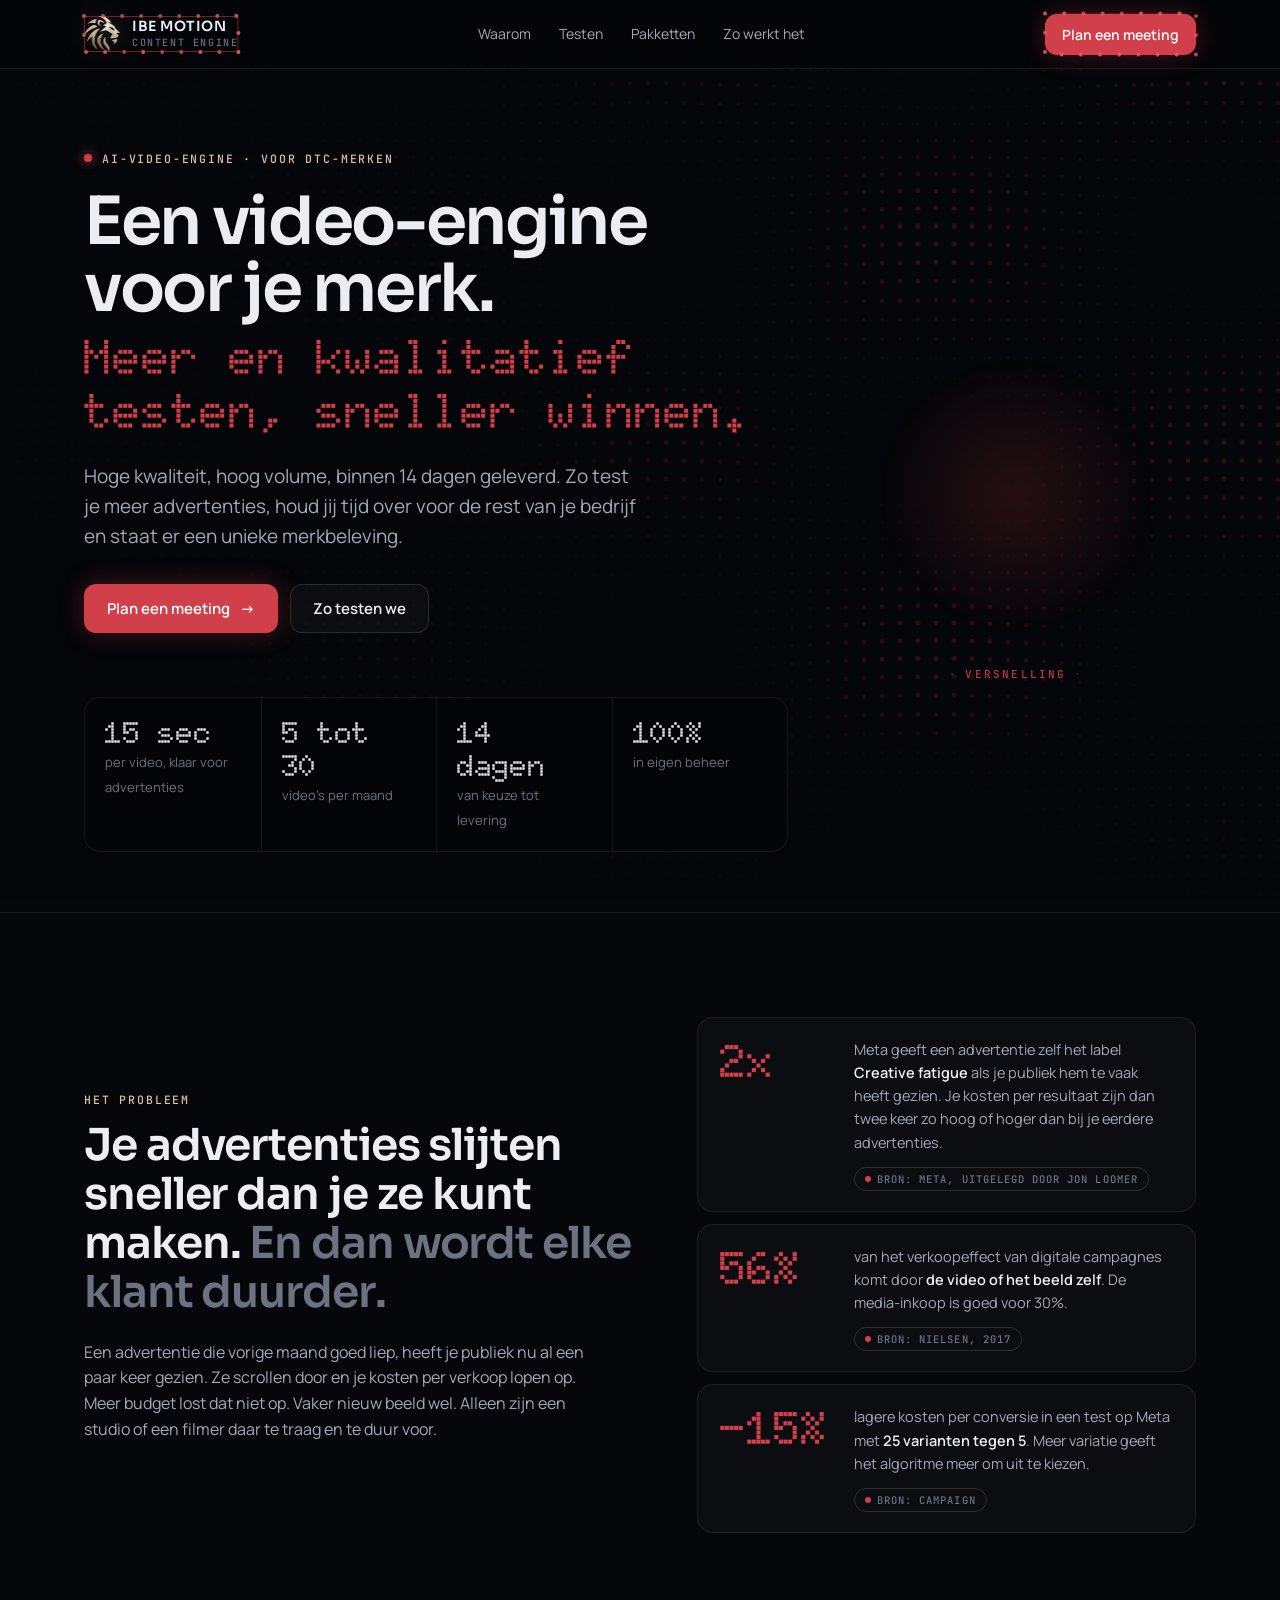
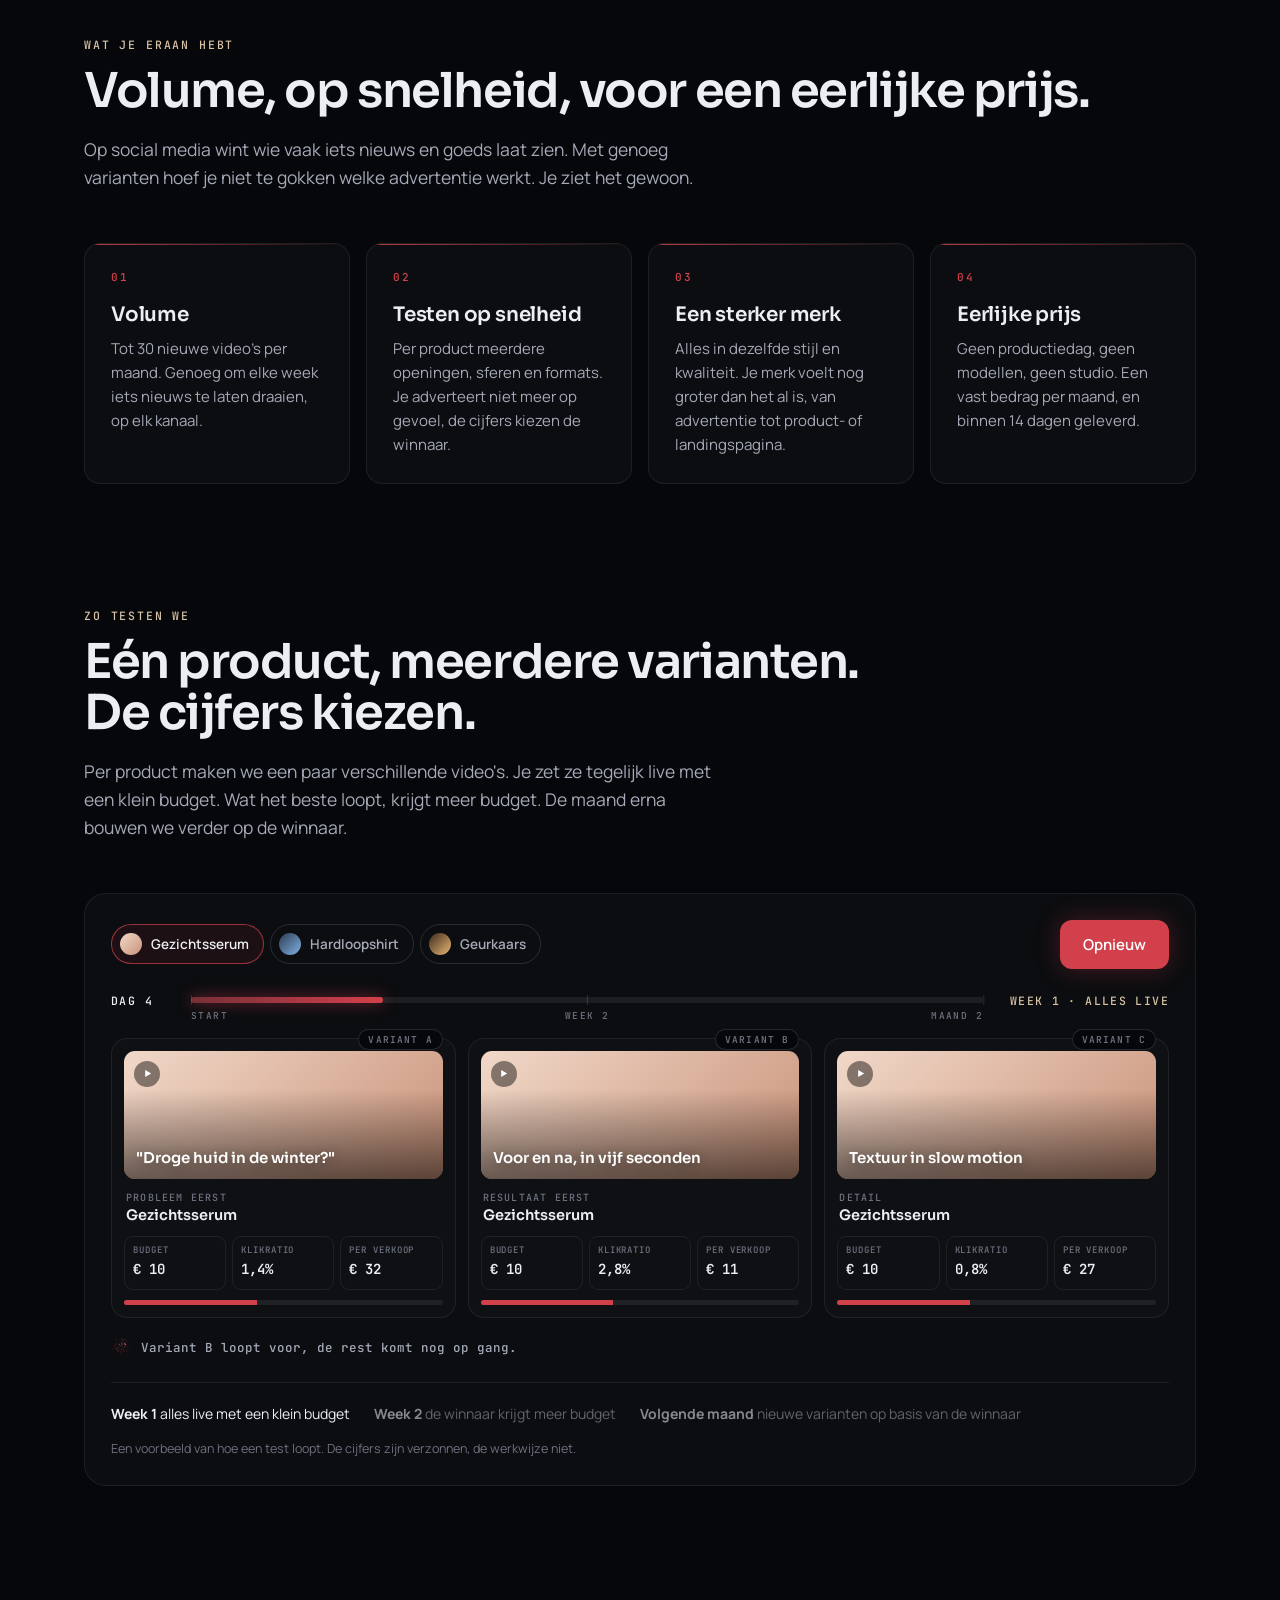
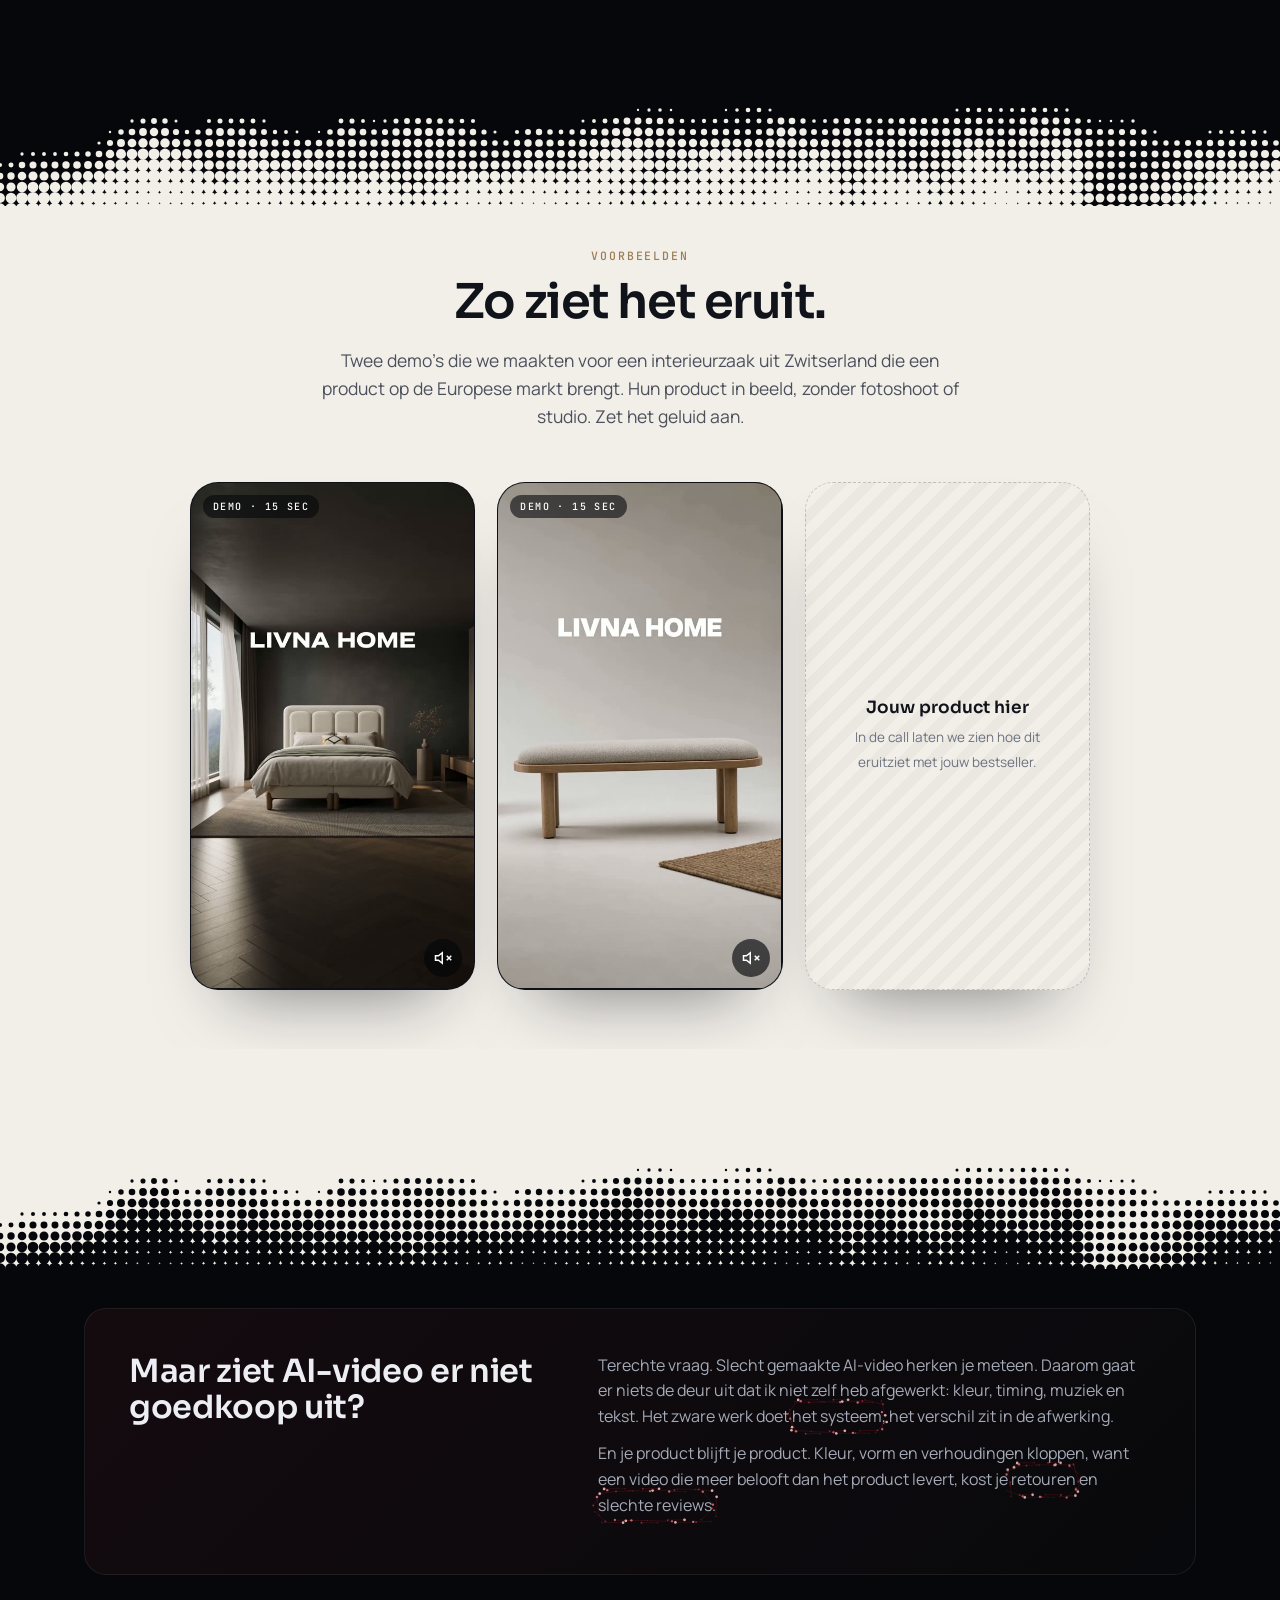
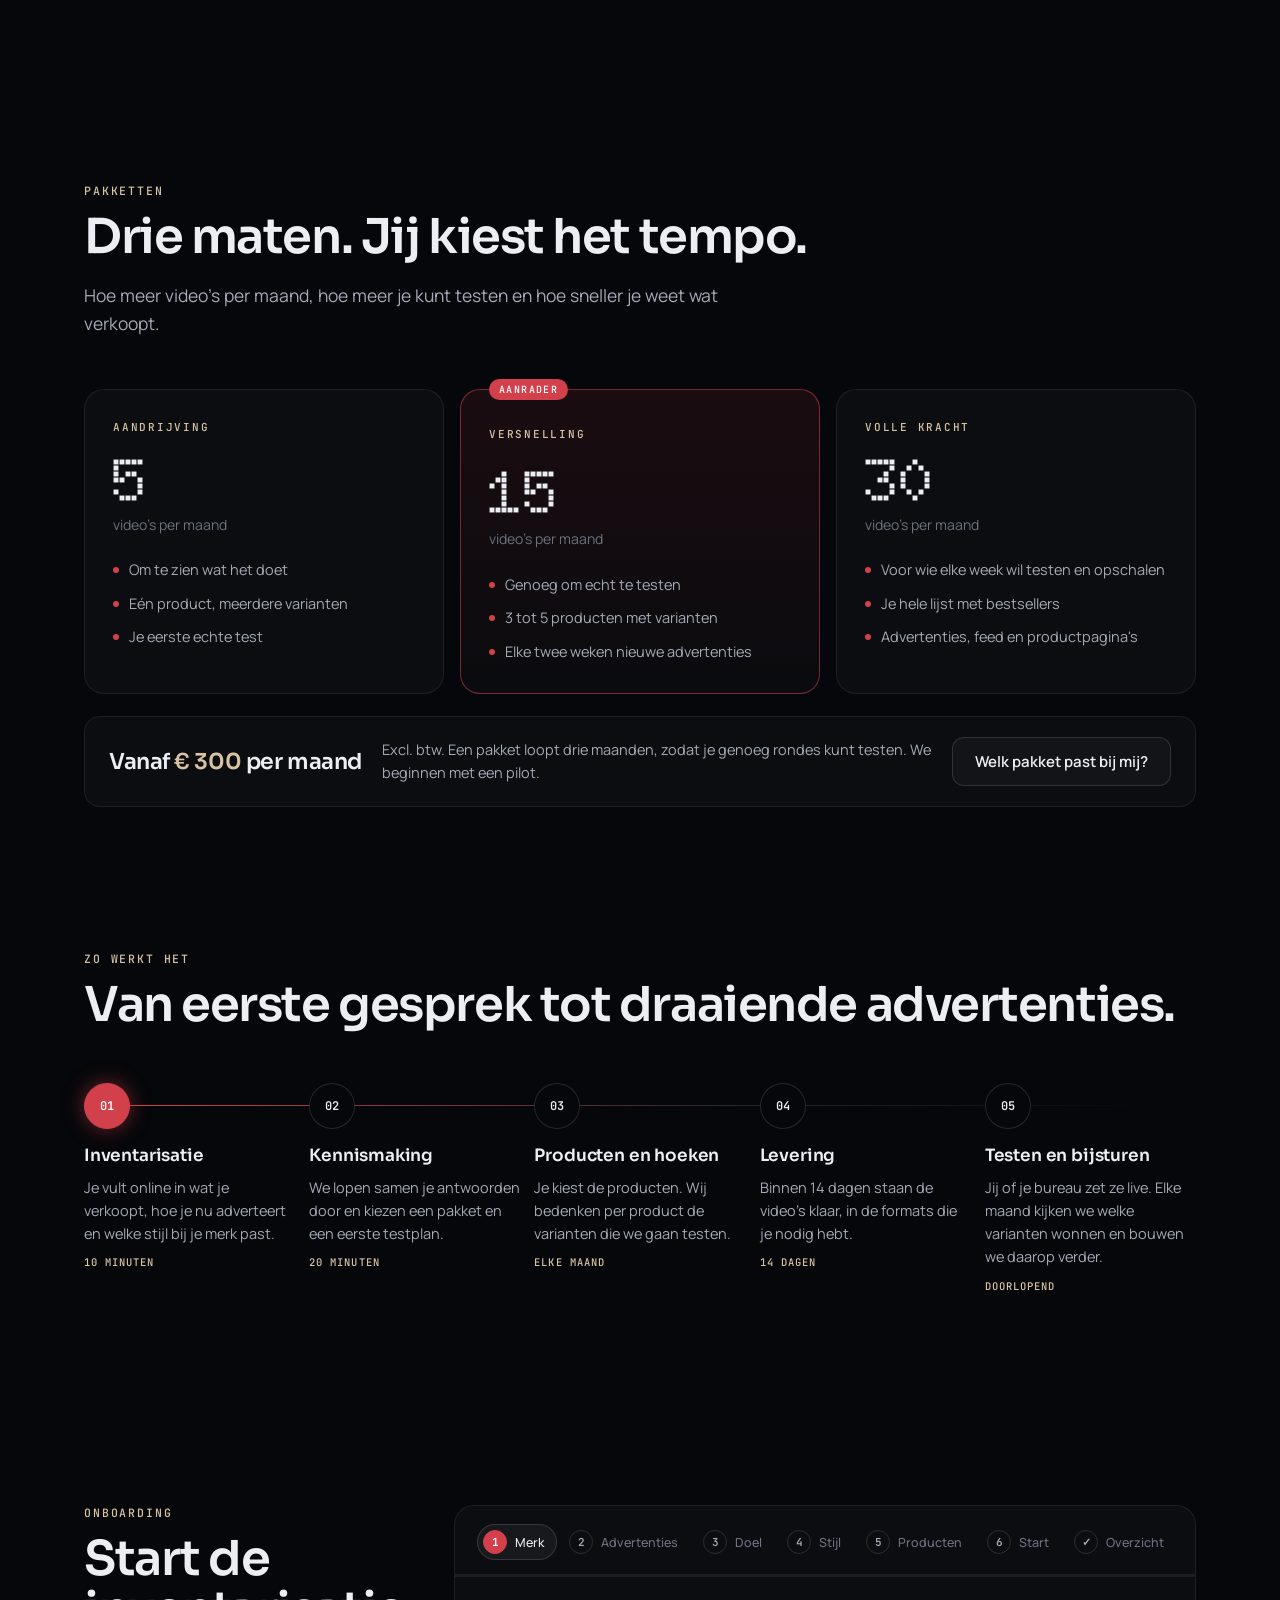
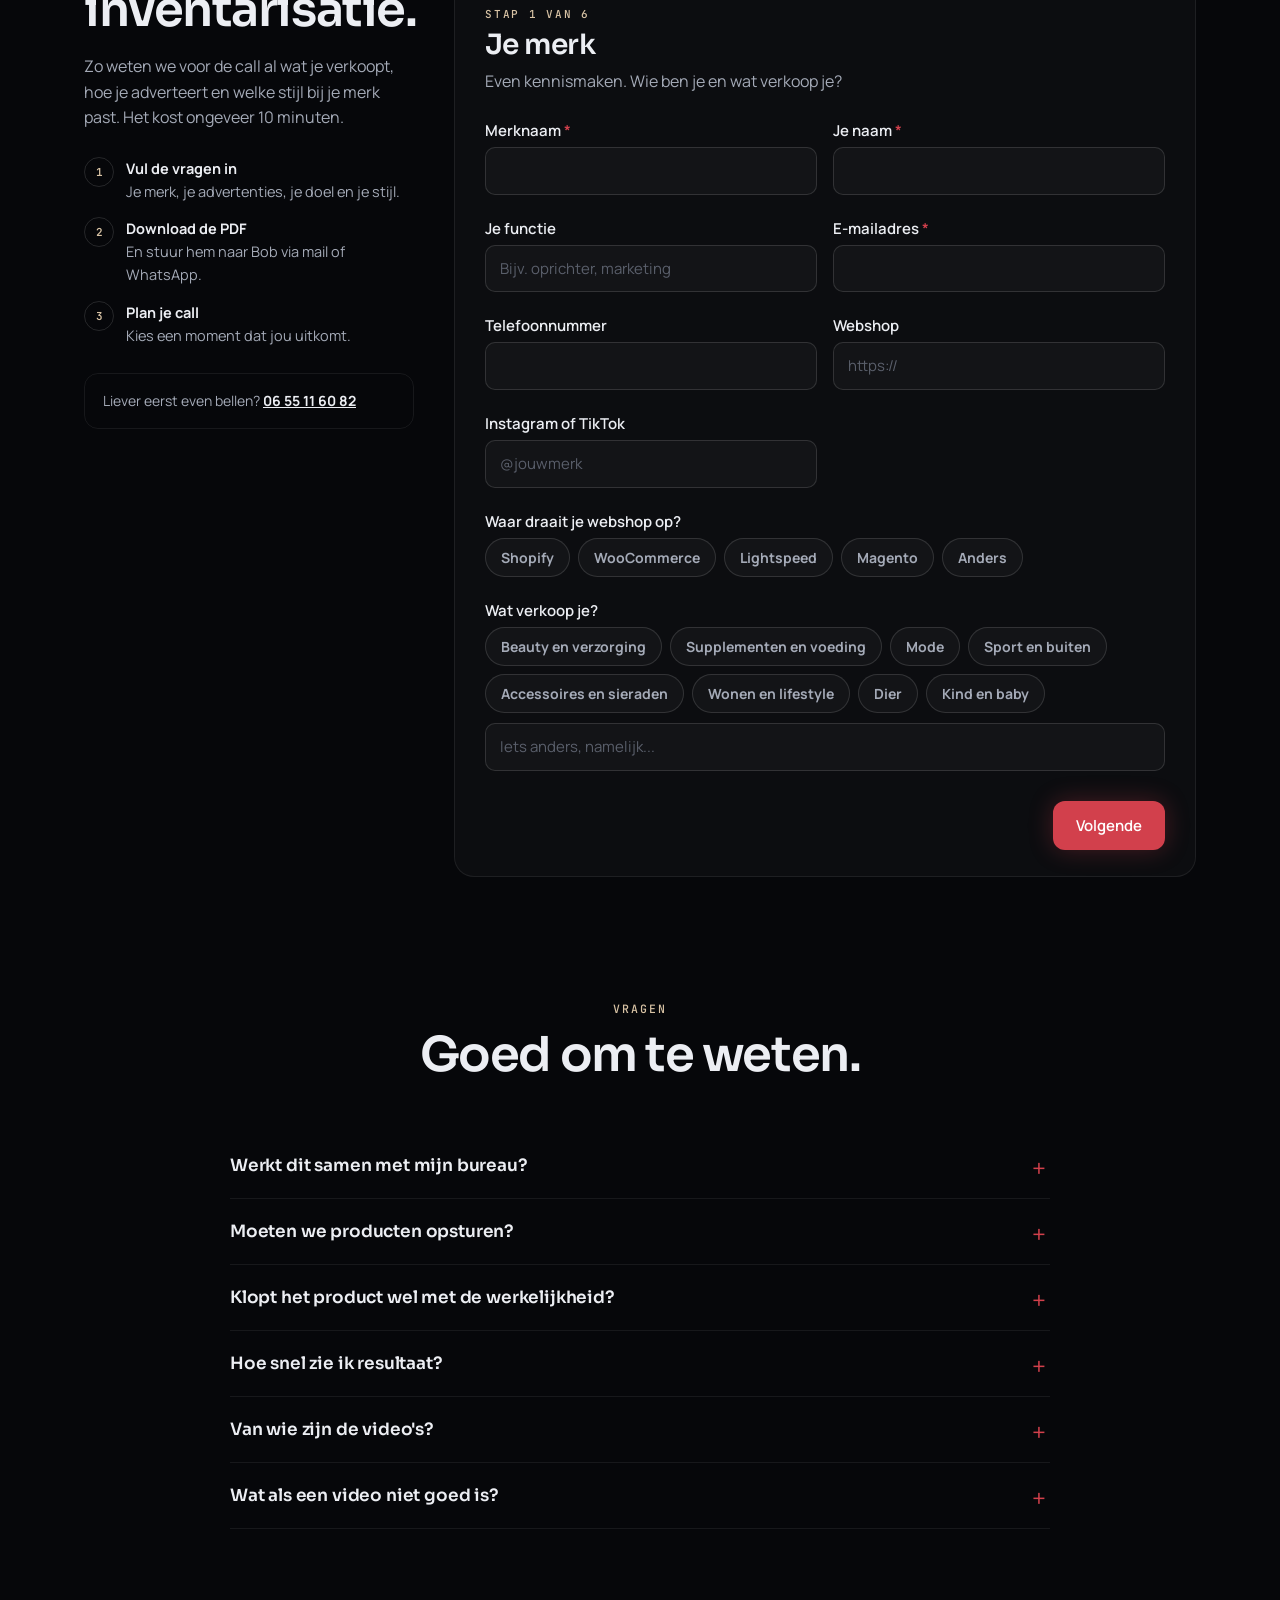
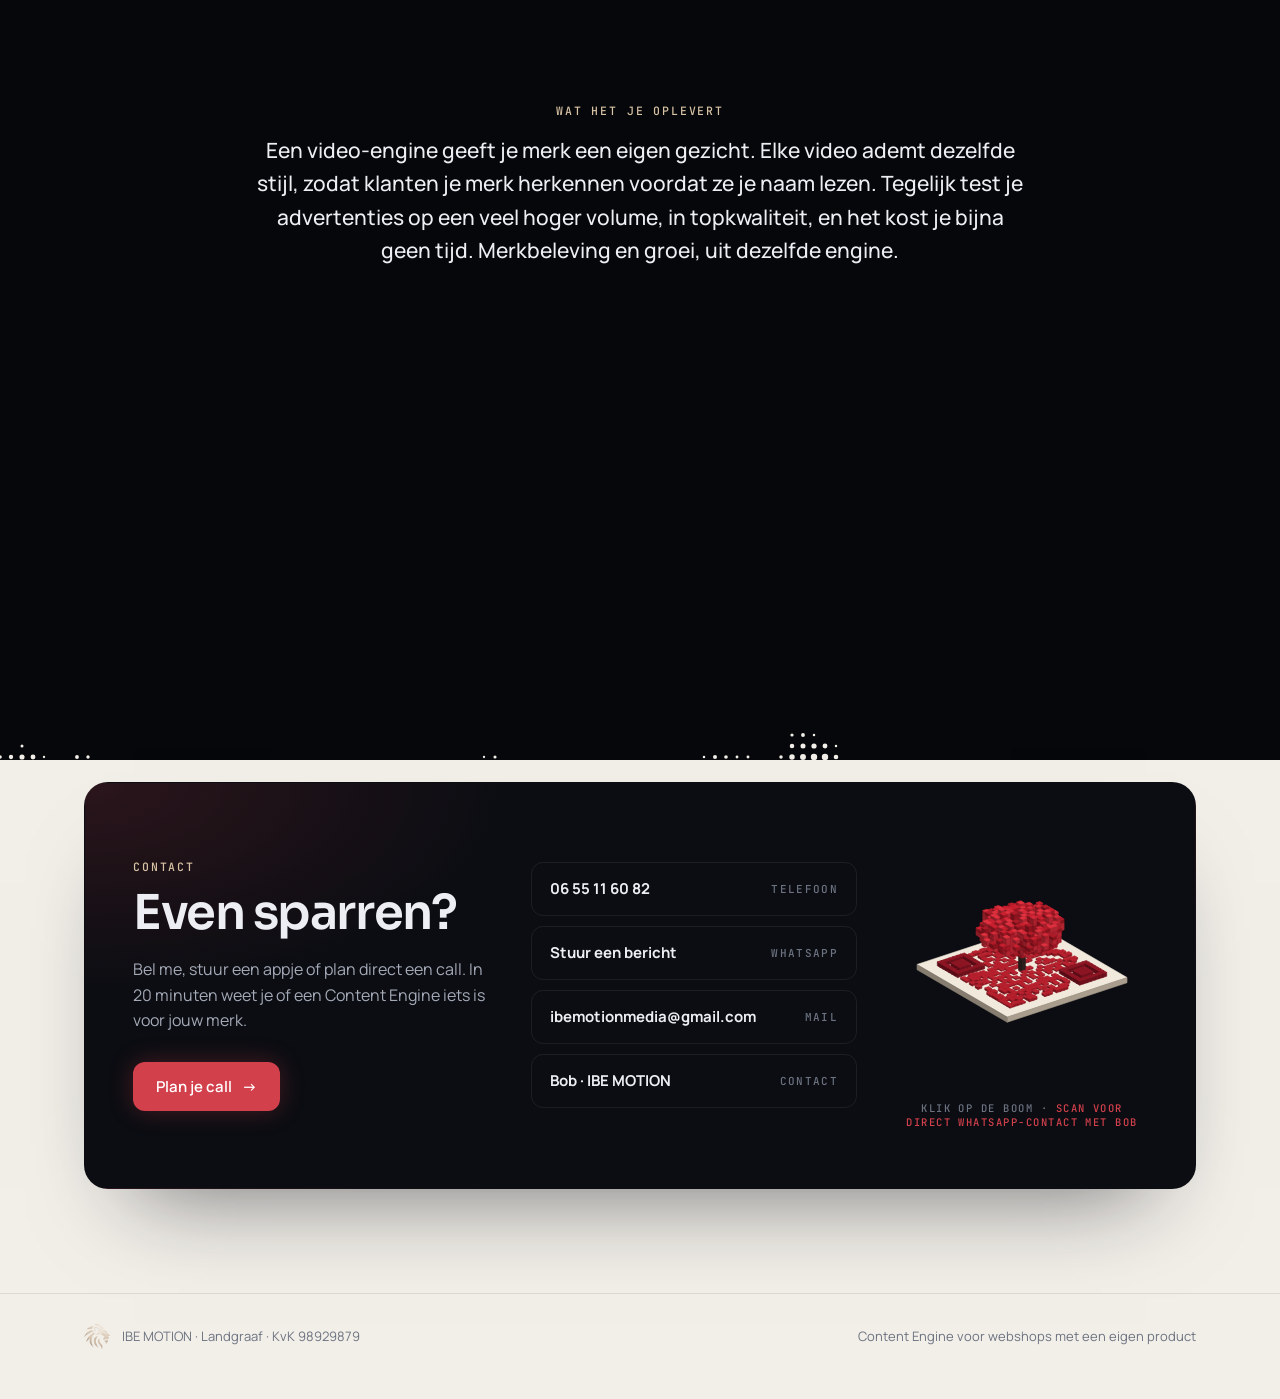
<file: content-engine/webshops.html>
<!doctype html>
<html lang="nl">
<head>
  <meta charset="utf-8">
  <meta name="viewport" content="width=device-width, initial-scale=1">
  <title>Content Engine voor webshops · IBE MOTION</title>
  <meta name="description" content="Een AI-video-engine voor je merk. Elke maand nieuwe productvideo's voor je advertenties, in hoge kwaliteit en op hoog volume. Meer en kwalitatief testen, sneller winnen. Van IBE MOTION, voor DTC-merken.">
  <link rel="icon" type="image/png" href="assets/favicon.png">
  <link rel="apple-touch-icon" href="assets/apple-touch-icon.png">
  <link rel="preconnect" href="https://fonts.googleapis.com">
  <link rel="preconnect" href="https://fonts.gstatic.com" crossorigin>
  <link href="https://fonts.googleapis.com/css2?family=Sora:wght@400;500;600;700&family=Manrope:wght@400;500;600;700&family=Doto:wght@600;800;900&family=JetBrains+Mono:wght@500;600&display=swap" rel="stylesheet">
  <link rel="stylesheet" href="css/engine.css?v=20261103l">
  <link rel="stylesheet" href="css/ibe-form.css?v=20261103l">
  <link rel="stylesheet" href="css/ibe-fx.css?v=20261103l">
</head>
<body>

<nav class="nav">
  <div class="wrap">
    <a class="brand" href="#top" data-land><img src="assets/lion-gold.png" alt=""><span><b>IBE MOTION</b><small>Content Engine</small></span></a>
    <div class="nav-links">
      <a href="#waarom">Waarom</a><a href="#testen">Testen</a><a href="#pakketten">Pakketten</a><a href="#werkwijze">Zo werkt het</a>
    </div>
    <a class="btn primary" href="#start" data-land>Plan een meeting</a>
  </div>
</nav>

<header class="hero" id="top">
  <canvas id="hero-dots" aria-hidden="true"></canvas>
  <div class="wrap">
    <div>
      <p class="eyebrow">AI-video-engine · voor DTC-merken</p>
      <h1 class="fx-h">Een <span class="hl">video-engine</span> voor je merk. <em>Meer en kwalitatief testen, sneller winnen.</em></h1>
      <p class="lead">Hoge kwaliteit, hoog volume, binnen 14 dagen geleverd. Zo test je meer advertenties, houd jij tijd over voor de rest van je bedrijf en staat er een unieke merkbeleving.</p>
      <div class="cta">
        <a class="btn primary" href="#start" data-land>Plan een meeting <span class="arr">→</span></a>
        <a class="btn" href="#testen" data-land>Zo testen we</a>
      </div>
      <div class="stats" data-land>
        <div class="stat"><b>15 sec</b><span>per video, klaar voor advertenties</span></div>
        <div class="stat"><b>5 tot 30</b><span>video's per maand</span></div>
        <div class="stat"><b>14 dagen</b><span>van keuze tot levering</span></div>
        <div class="stat"><b>100%</b><span>in eigen beheer</span></div>
      </div>
    </div>
    <div class="ibe-morph hero-morph" id="hero-morph" title="Klik voor de volgende vorm" aria-hidden="true"></div>
  </div>
</header>

<section id="waarom">
  <div class="wrap problem">
    <div class="rv">
      <p class="kicker">Het probleem</p>
      <p class="big">Je advertenties <span class="hl">slijten</span> sneller dan je ze kunt maken. <span>En dan wordt elke klant <span class="hl">duurder</span>.</span></p>
      <p class="dim" style="margin-top:22px;max-width:520px">Een advertentie die vorige maand goed liep, heeft je publiek nu al een paar keer gezien. Ze scrollen door en je kosten per verkoop lopen op. Meer budget lost dat niet op. Vaker nieuw beeld wel. Alleen zijn een studio of een filmer daar te traag en te duur voor.</p>
    </div>
    <div class="facts rv">
      <div class="fact"><b>2x</b><div><p>Meta geeft een advertentie zelf het label <strong>Creative fatigue</strong> als je publiek hem te vaak heeft gezien. Je kosten per resultaat zijn dan twee keer zo hoog of hoger dan bij je eerdere advertenties.</p><a class="src-tag" href="https://www.jonloomer.com/creative-fatigue-meta-ads/" target="_blank" rel="noopener">Bron: Meta, uitgelegd door Jon Loomer</a></div></div>
      <div class="fact"><b>56%</b><div><p>van het verkoopeffect van digitale campagnes komt door <strong>de video of het beeld zelf</strong>. De media-inkoop is goed voor 30%.</p><a class="src-tag" href="https://www.marketingcharts.com/television-80662" target="_blank" rel="noopener">Bron: Nielsen, 2017</a></div></div>
      <div class="fact"><b>-15%</b><div><p>lagere kosten per conversie in een test op Meta met <strong>25 varianten tegen 5</strong>. Meer variatie geeft het algoritme meer om uit te kiezen.</p><a class="src-tag" href="https://www.campaignlive.co.uk/article/supercharge-paid-social-performance-creative-diversity/1891364" target="_blank" rel="noopener">Bron: Campaign</a></div></div>
</div>
  </div>
</section>

<section id="waarde" style="padding-top:0">
  <div class="wrap">
    <div class="head rv">
      <p class="kicker">Wat je eraan hebt</p>
      <h2>Volume, <span class="hl">op snelheid</span>, voor een eerlijke prijs.</h2>
      <p class="sub">Op social media wint wie vaak iets nieuws en goeds laat zien. Met genoeg varianten hoef je niet te gokken welke advertentie werkt. Je ziet het gewoon.</p>
    </div>
    <div class="grid g4">
      <div class="card rv"><span class="n">01</span><h3>Volume</h3><p>Tot 30 nieuwe video's per maand. Genoeg om elke week iets nieuws te laten draaien, op elk kanaal.</p></div>
      <div class="card rv"><span class="n">02</span><h3>Testen op snelheid</h3><p>Per product meerdere openingen, sferen en formats. Je adverteert niet meer op gevoel, de cijfers kiezen de winnaar.</p></div>
      <div class="card rv"><span class="n">03</span><h3>Een sterker merk</h3><p>Alles in dezelfde stijl en kwaliteit. Je merk voelt nog groter dan het al is, van advertentie tot product- of landingspagina.</p></div>
      <div class="card rv"><span class="n">04</span><h3>Eerlijke prijs</h3><p>Geen productiedag, geen modellen, geen studio. Een vast bedrag per maand, en binnen 14 dagen geleverd.</p></div>
    </div>
  </div>
</section>

<section id="testen" style="padding-top:20px">
  <div class="wrap">
    <div class="head rv">
      <p class="kicker">Zo testen we</p>
      <h2>Eén product, meerdere varianten. <span class="hl">De cijfers kiezen.</span></h2>
      <p class="sub">Per product maken we een paar verschillende video's. Je zet ze tegelijk live met een klein budget. Wat het beste loopt, krijgt meer budget. De maand erna bouwen we verder op de winnaar.</p>
    </div>
    <div class="sim rv" id="sim" data-land>
      <div class="sim-top">
        <div class="sim-tabs" id="sim-tabs" role="tablist" aria-label="Kies een product"></div>
        <button type="button" class="btn primary" id="sim-go">Start de test <span class="arr">→</span></button>
      </div>
      <div class="sim-clock"><span id="sim-day">Dag 0</span><div class="sim-track"><i id="sim-prog"></i><span style="left:0%">Start</span><span style="left:50%">Week 2</span><span style="left:100%">Maand 2</span></div><span id="sim-phase">Klaar om te starten</span></div>
      <div class="sim-grid" id="sim-cards"></div>
      <div class="sim-log" id="sim-log">Kies een product en druk op start.</div>
      <div class="mx-foot" id="sim-steps">
        <span><b>Week 1</b> alles live met een klein budget</span>
        <span><b>Week 2</b> de winnaar krijgt meer budget</span>
        <span><b>Volgende maand</b> nieuwe varianten op basis van de winnaar</span>
      </div>
      <p class="muted" style="font-size:12.5px;margin:14px 0 0">Een voorbeeld van hoe een test loopt. De cijfers zijn verzonnen, de werkwijze niet.</p>
    </div>
  </div>
</section>

<canvas class="fx-dither" data-top="#06070a" data-bottom="#f2efe9" aria-hidden="true"></canvas>
<section id="voorbeelden" class="light-band" style="padding:40px 0 60px">
  <div class="wrap">
    <div class="head center rv">
      <p class="kicker">Voorbeelden</p>
      <h2>Zo ziet het eruit.</h2>
      <p class="sub">Twee demo's die we maakten voor een interieurzaak uit Zwitserland die een product op de Europese markt brengt. Hun product in beeld, zonder fotoshoot of studio. Zet het geluid aan.</p>
    </div>
    <div class="reels rv">
      <div class="phone"><video src="assets/reels/vid3.mp4" poster="assets/reels/vid3.jpg" muted autoplay loop playsinline preload="auto"></video><span class="lbl">DEMO · 15 SEC</span><button class="snd" aria-label="Geluid aan of uit"></button></div>
      <div class="phone"><video src="assets/reels/vid2-2.mp4" poster="assets/reels/vid2-2.jpg" muted autoplay loop playsinline preload="auto"></video><span class="lbl">DEMO · 15 SEC</span><button class="snd" aria-label="Geluid aan of uit"></button></div>
      <div class="phone empty"><div><b>Jouw product hier</b><span>In de call laten we zien hoe dit eruitziet met jouw bestseller.</span></div></div>
    </div>
  </div>
</section>
<canvas class="fx-dither" data-top="#f2efe9" data-bottom="#06070a" aria-hidden="true"></canvas>

<section style="padding-top:40px">
  <div class="wrap">
    <div class="quote rv">
      <h3>Maar ziet AI-video er niet goedkoop uit?</h3>
      <div>
        <p>Terechte vraag. Slecht gemaakte AI-video herken je meteen. Daarom gaat er niets de deur uit dat ik niet zelf heb afgewerkt: kleur, timing, muziek en tekst. Het zware werk doet <span class="hl">het systeem</span>, het verschil zit in de afwerking.</p>
        <p>En je product blijft je product. Kleur, vorm en verhoudingen kloppen, want een video die meer belooft dan het product levert, kost je <span class="hl">retouren</span> en <span class="hl">slechte reviews</span>.</p>
      </div>
    </div>
  </div>
</section>

<section id="pakketten">
  <div class="wrap">
    <div class="head rv">
      <p class="kicker">Pakketten</p>
      <h2>Drie maten. Jij kiest het tempo.</h2>
      <p class="sub">Hoe meer video's per maand, hoe meer je kunt testen en hoe sneller je weet wat verkoopt.</p>
    </div>
    <div class="packs">
      <div class="pack rv"><span class="pname">Aandrijving</span><div class="count">5</div><span class="unit">video's per maand</span>
        <ul><li>Om te zien wat het doet</li><li>Eén product, meerdere varianten</li><li>Je eerste echte test</li></ul></div>
      <div class="pack hl rv"><span class="badge">Aanrader</span><span class="pname">Versnelling</span><div class="count">15</div><span class="unit">video's per maand</span>
        <ul><li>Genoeg om echt te testen</li><li>3 tot 5 producten met varianten</li><li>Elke twee weken nieuwe advertenties</li></ul></div>
      <div class="pack rv"><span class="pname">Volle kracht</span><div class="count">30</div><span class="unit">video's per maand</span>
        <ul><li>Voor wie elke week wil testen en opschalen</li><li>Je hele lijst met bestsellers</li><li>Advertenties, feed en productpagina's</li></ul></div>
    </div>
    <div class="price-line rv">
      <b>Vanaf <span>€ 300</span> per maand</b>
      <p>Excl. btw. Een pakket loopt drie maanden, zodat je genoeg rondes kunt testen. We beginnen met een pilot.</p>
      <a class="btn" href="#start">Welk pakket past bij mij?</a>
    </div>
  </div>
</section>

<section id="werkwijze" style="padding-top:40px">
  <div class="wrap">
    <div class="head rv">
      <p class="kicker">Zo werkt het</p>
      <h2>Van eerste gesprek tot draaiende advertenties.</h2>
    </div>
    <div class="steps rv">
      <div class="st"><h3>Inventarisatie</h3><p>Je vult online in wat je verkoopt, hoe je nu adverteert en welke stijl bij je merk past.</p><span class="time">10 minuten</span></div>
      <div class="st"><h3>Kennismaking</h3><p>We lopen samen je antwoorden door en kiezen een pakket en een eerste testplan.</p><span class="time">20 minuten</span></div>
      <div class="st"><h3>Producten en hoeken</h3><p>Je kiest de producten. Wij bedenken per product de varianten die we gaan testen.</p><span class="time">Elke maand</span></div>
      <div class="st"><h3>Levering</h3><p>Binnen 14 dagen staan de video's klaar, in de formats die je nodig hebt.</p><span class="time">14 dagen</span></div>
      <div class="st"><h3>Testen en bijsturen</h3><p>Jij of je bureau zet ze live. Elke maand kijken we welke varianten wonnen en bouwen we daarop verder.</p><span class="time">Doorlopend</span></div>
    </div>
  </div>
</section>

<section id="start">
  <div class="wrap start-grid">
    <aside class="start-side rv">
      <p class="kicker">Onboarding</p>
      <h2>Start de inventarisatie.</h2>
      <p class="dim">Zo weten we voor de call al wat je verkoopt, hoe je adverteert en welke stijl bij je merk past. Het kost ongeveer 10 minuten.</p>
      <ol>
        <li><span class="num">1</span><div><b>Vul de vragen in</b>Je merk, je advertenties, je doel en je stijl.</div></li>
        <li><span class="num">2</span><div><b>Download de PDF</b>En stuur hem naar Bob via mail of WhatsApp.</div></li>
        <li><span class="num">3</span><div><b>Plan je call</b>Kies een moment dat jou uitkomt.</div></li>
      </ol>
      <p class="alt">Liever eerst even bellen? <a data-c="tel" href="#"><b></b></a></p>
    </aside>
    <div class="wizard rv" id="wizard"></div>
  </div>
</section>

<section id="faq" style="padding-top:20px">
  <div class="wrap">
    <div class="head center rv"><p class="kicker">Vragen</p><h2>Goed om te weten.</h2></div>
    <div class="faq rv">
      <details><summary>Werkt dit samen met mijn bureau?</summary><p>Ja. Wij leveren de video's, jouw bureau of jijzelf zet ze live. Hoe meer varianten je bureau krijgt, hoe beter het kan testen.</p></details>
      <details><summary>Moeten we producten opsturen?</summary><p>Meestal niet. Met goede productfoto's komen we ver. Is er meer nodig, dan bespreken we dat in de call.</p></details>
      <details><summary>Klopt het product wel met de werkelijkheid?</summary><p>Ja, daar letten we scherp op. Kleur, vorm en verhoudingen blijven zoals ze zijn. Een video die meer belooft dan het product levert, kost je alleen maar retouren.</p></details>
      <details><summary>Hoe snel zie ik resultaat?</summary><p>De eerste video's staan binnen 14 dagen klaar. Welke varianten winnen zie je vaak al in de eerste week dat ze live staan. Een pakket loopt drie maanden, zodat je genoeg rondes kunt testen.</p></details>
      <details><summary>Van wie zijn de video's?</summary><p>Van jou. Zodra we opleveren mag je ze overal gebruiken: advertenties, social media, je webshop en je mails.</p></details>
      <details><summary>Wat als een video niet goed is?</summary><p>Dan zeg je het. Je keurt elke levering goed of vraagt om een aanpassing.</p></details>
    </div>
  </div>
</section>

<div class="rise-copy">
  <div class="wrap">
    <div class="rv">
      <p class="kicker">Wat het je oplevert</p>
      <p class="rise-lead">Een video-engine geeft je merk een eigen gezicht. Elke video ademt dezelfde stijl, zodat klanten je merk herkennen voordat ze je naam lezen. Tegelijk test je advertenties op een veel hoger volume, in topkwaliteit, en het kost je bijna geen tijd. Merkbeleving en groei, uit dezelfde engine.</p>
    </div>
    <div class="dot-words" id="dot-words">
      <canvas aria-hidden="true"></canvas>
      <span class="dw">Sterkere merkbeleving</span><span class="dw">Hoger volume</span><span class="dw">Minder tijd</span><span class="dw">Topkwaliteit</span>
    </div>
  </div>
</div>
<canvas class="fx-dither rise" data-mode="rise" data-top="#06070a" data-bottom="#f2efe9" aria-hidden="true"></canvas>
<div class="end-band light">
<section style="padding-top:20px">
  <div class="wrap">
    <div class="contact has-qr rv" data-land>
      <div>
        <p class="kicker">Contact</p>
        <h2>Even sparren?</h2>
        <p class="dim">Bel me, stuur een appje of plan direct een call. In 20 minuten weet je of een Content Engine iets is voor jouw merk.</p>
        <a class="btn primary" href="#" data-call style="margin-top:12px">Plan je call <span class="arr">→</span></a>
      </div>
      <div class="contact-list">
        <a data-c="tel" href="#"><b></b><span>Telefoon</span></a>
        <a data-c="wa" href="#" target="_blank" rel="noopener"><b>Stuur een bericht</b><span>WhatsApp</span></a>
        <a data-c="mail" href="#"><b></b><span>Mail</span></a>
        <div><b>Bob · IBE MOTION</b><span>Contact</span></div>
      </div>
      <div class="qr-tree" id="qr-tree"><canvas aria-label="QR-code naar WhatsApp"></canvas><p class="qr-hint">Klik op de boom · <b>scan voor direct WhatsApp-contact met Bob</b></p></div>
    </div>
  </div>
</section>

<footer>
  <div class="wrap">
    <span style="display:flex;align-items:center;gap:12px"><img src="assets/lion-gold.png" alt="">IBE MOTION · Landgraaf · KvK 98929879</span>
    <span>Content Engine voor webshops met een eigen product</span>
  </div>
</footer>
</div>

<script src="js/config.js?v=20261103l"></script>
<script src="js/lion-mask.js?v=20261103l"></script>
<script src="js/ibe-intro.js?v=20261103l"></script>
<script src="js/ibe-dots.js?v=20261103l"></script>
<script src="js/ibe-fx.js?v=20261103l"></script>
<script src="js/ibe-qr.js?v=20261103l"></script>
<script src="js/jspdf.umd.min.js?v=20261103l"></script>
<script src="js/ibe-form.js?v=20261103l"></script>
<script>
IBEIntro.play({
  title: 'IBE MOTION // CONTENT ENGINE · WEBSHOPS',
  head: '> engine opstarten',
  lines: [
    { label: 'PRODUCTEN', v: 'je bestsellers als bron' },
    { label: 'VARIANTEN', v: 'meerdere openingen per product' },
    { label: 'TESTEN', v: 'de cijfers kiezen de winnaar' },
    { label: 'LEVERING', v: 'binnen 14 dagen' },
    { label: 'OPSCHALEN', v: 'winnaar krijgt het budget' },
  ],
  online: 'ENGINE ONLINE',
});

const form = IBEForm(document.getElementById('wizard'), {
  key: 'ibe-engine-webshops',
  title: 'Inventarisatie Content Engine',
  sub: 'Webshops',
  pdfName: 'Inventarisatie Content Engine',
  done: { title: 'Dit is je inventarisatie.', text: 'Kijk het overzicht nog even na. Download de PDF, stuur hem naar Bob en plan daarna de call. Dan nemen we in het gesprek meteen een eerste testplan door.' },
  steps: [
    { title: 'Je merk', short: 'Merk', intro: 'Even kennismaken. Wie ben je en wat verkoop je?', fields: [
      { id: 'bedrijf', half: true, label: 'Merknaam', type: 'text', required: true, auto: 'organization' },
      { id: 'naam', half: true, label: 'Je naam', type: 'text', required: true, auto: 'name' },
      { id: 'rol', half: true, label: 'Je functie', type: 'text', placeholder: 'Bijv. oprichter, marketing' },
      { id: 'email', half: true, label: 'E-mailadres', type: 'email', required: true, auto: 'email' },
      { id: 'telefoon', half: true, label: 'Telefoonnummer', type: 'tel', auto: 'tel' },
      { id: 'website', half: true, label: 'Webshop', type: 'url', placeholder: 'https://' },
      { id: 'social', half: true, label: 'Instagram of TikTok', type: 'text', placeholder: '@jouwmerk' },
      { id: 'platform', label: 'Waar draait je webshop op?', type: 'choice', options: ['Shopify', 'WooCommerce', 'Lightspeed', 'Magento', 'Anders'] },
      { id: 'wat', label: 'Wat verkoop je?', type: 'chips', other: 'Iets anders, namelijk...', options: ['Beauty en verzorging', 'Supplementen en voeding', 'Mode', 'Sport en buiten', 'Accessoires en sieraden', 'Wonen en lifestyle', 'Dier', 'Kind en baby'] },
    ] },
    { title: 'Hoe adverteer je nu?', short: 'Advertenties', intro: 'Hoe meer we weten, hoe beter het eerste testplan.', fields: [
      { id: 'adverteren', label: 'Adverteer je nu?', type: 'choice', required: true, options: ['Nee, nog niet', 'Af en toe', 'Ja, continu'] },
      { id: 'adkanalen', label: 'Op welke kanalen?', type: 'chips', options: ['Instagram en Facebook', 'TikTok', 'Google en YouTube', 'Pinterest', 'Snapchat', 'ChatGPT'] },
      { id: 'beheer', label: 'Wie beheert je advertenties?', type: 'choice', options: ['Ik zelf', 'Iemand in het team', 'Een bureau of freelancer', 'Nog niemand'] },
      { id: 'kpk', label: 'Wat kost een nieuwe klant je nu ongeveer?', help: 'Als je het weet. Een schatting is ook goed.', type: 'text', placeholder: 'Bijv. € 20 per bestelling' },
    ] },
    { title: 'Wat wil je bereiken?', short: 'Doel', fields: [
      { id: 'doelen', label: 'Wat is je doel?', help: 'Kies er zoveel als je wilt.', type: 'chips', required: true, other: 'Iets anders, namelijk...', options: ['Meer verkopen tegen lagere kosten', 'Nieuwe producten lanceren', 'Ontdekken wat werkt', 'Merk sterker neerzetten', 'Nieuwe doelgroep bereiken', 'Groeien zonder advertenties op TikTok of Instagram'] },
      { id: 'doelgroep', label: 'Wie is je ideale klant?', type: 'textarea', placeholder: 'Leeftijd, wat ze belangrijk vinden, waarom ze bij jou kopen.' },
      { id: 'over3', label: 'Wat moet er over drie maanden anders zijn?', type: 'textarea' },
    ] },
    { title: 'Welke stijl past bij je merk?', short: 'Stijl', intro: 'Hier bepalen we hoe je video\'s voelen. Twijfel je? Kies wat het dichtst in de buurt komt.', fields: [
      { id: 'sfeer', label: 'Stijl', help: 'Je mag er twee kiezen. Vaak testen we er ook twee tegen elkaar.', type: 'styles', multi: true, required: true, options: [
        { v: 'Clean en premium', label: 'Clean en premium', desc: 'Rustig, veel ruimte, het product als held.', sw: ['#0e0f12', '#e9e6e1', '#b8a48a'] },
        { v: 'Alsof een klant het filmt', label: 'Alsof een klant het filmt', desc: 'Eerlijk en dichtbij, zoals een review op TikTok.', sw: ['#f1d8c8', '#9a6b55', '#2d2a28'] },
        { v: 'Snel en energiek', label: 'Snel en energiek', desc: 'Korte shots, ritme, direct de aandacht.', sw: ['#ff4d3d', '#111111', '#ffd43d'] },
        { v: 'Uitleg en demo', label: 'Uitleg en demo', desc: 'Laat zien hoe het werkt en wat het oplost.', sw: ['#1e3a5f', '#7fb2e5', '#f2f6fa'] },
        { v: 'Lifestyle', label: 'Lifestyle', desc: 'Het product in het echte leven, met sfeer.', sw: ['#3d5a40', '#c9b48f', '#f3eee4'] },
        { v: 'Speels en kleurrijk', label: 'Speels en kleurrijk', desc: 'Kleur, humor en een vlot tempo.', sw: ['#e85d4a', '#f4c95d', '#3a7ca5'] },
      ] },
      { id: 'tempo', label: 'Tempo', type: 'choice', options: ['Rustig', 'Gemiddeld', 'Snel en energiek'] },
      { id: 'muziek', label: 'Muziek', type: 'chips', options: ['Wat nu trending is', 'Elektronisch', 'Lounge en chill', 'Akoestisch', 'Zonder muziek, met voice-over'] },
      { id: 'tekst', label: 'Tekst in beeld?', type: 'choice', options: ['Ja, met een sterke opening en het aanbod', 'Alleen ondertiteling', 'Zo min mogelijk'] },
      { id: 'voorbeelden', label: 'Advertenties of merken die je goed vindt', help: 'Plak links. Ook van concurrenten, juist van concurrenten.', type: 'textarea' },
    ] },
    { title: 'Je producten', short: 'Producten', intro: 'Met deze producten beginnen we.', fields: [
      { id: 'producten', label: 'Met welke producten willen we beginnen?', help: 'Bestsellers en producten met de beste marge werken het snelst.', type: 'textarea', required: true },
      { id: 'usp', label: 'Waarom kiezen mensen jouw product en niet een ander?', type: 'textarea' },
      { id: 'fotos', label: "Heb je goede productfoto's?", type: 'choice', options: ['Ja, van bijna alles', 'Van een deel', 'Nee, nog niet'] },
      { id: 'actie', label: 'Loopt er binnenkort een actie of lancering?', type: 'text', placeholder: 'Bijv. Black Friday, nieuwe geur in december' },
      { id: 'kleuren', label: 'Je huisstijlkleuren', type: 'text', placeholder: 'Bijv. zwart, crème en goud, of #c8b49a' },
    ] },
    { title: 'Formats en start', short: 'Start', intro: 'Laatste stap.', fields: [
      { id: 'formats', label: 'Welke formats heb je nodig?', type: 'chips', required: true, options: ['Verticaal 9:16', 'Staand 4:5', 'Vierkant 1:1', 'Liggend 16:9'] },
      { id: 'pakket', label: 'Welk pakket spreekt je aan?', type: 'choice', cards: true, options: [
        { v: 'Aandrijving', label: 'Aandrijving', desc: "5 video's per maand" }, { v: 'Versnelling', label: 'Versnelling', desc: "15 video's per maand" },
        { v: 'Volle kracht', label: 'Volle kracht', desc: "30 video's per maand" }, { v: 'Weet ik nog niet', label: 'Weet ik nog niet', desc: 'Bespreken we in de call' } ] },
      { id: 'start', label: 'Wanneer wil je starten?', type: 'choice', options: ['Zo snel mogelijk', 'Volgende maand', 'Over 2 tot 3 maanden', 'Ik oriënteer me nog'] },
      { id: 'opmerkingen', label: 'Nog iets wat we moeten weten?', type: 'textarea' },
    ] },
  ],
});
window.__formData = form.data;
</script>
<script src="js/engine.js?v=20261103l"></script>
<script src="js/sim.js?v=20261103l"></script>
</body>
</html>
</file>
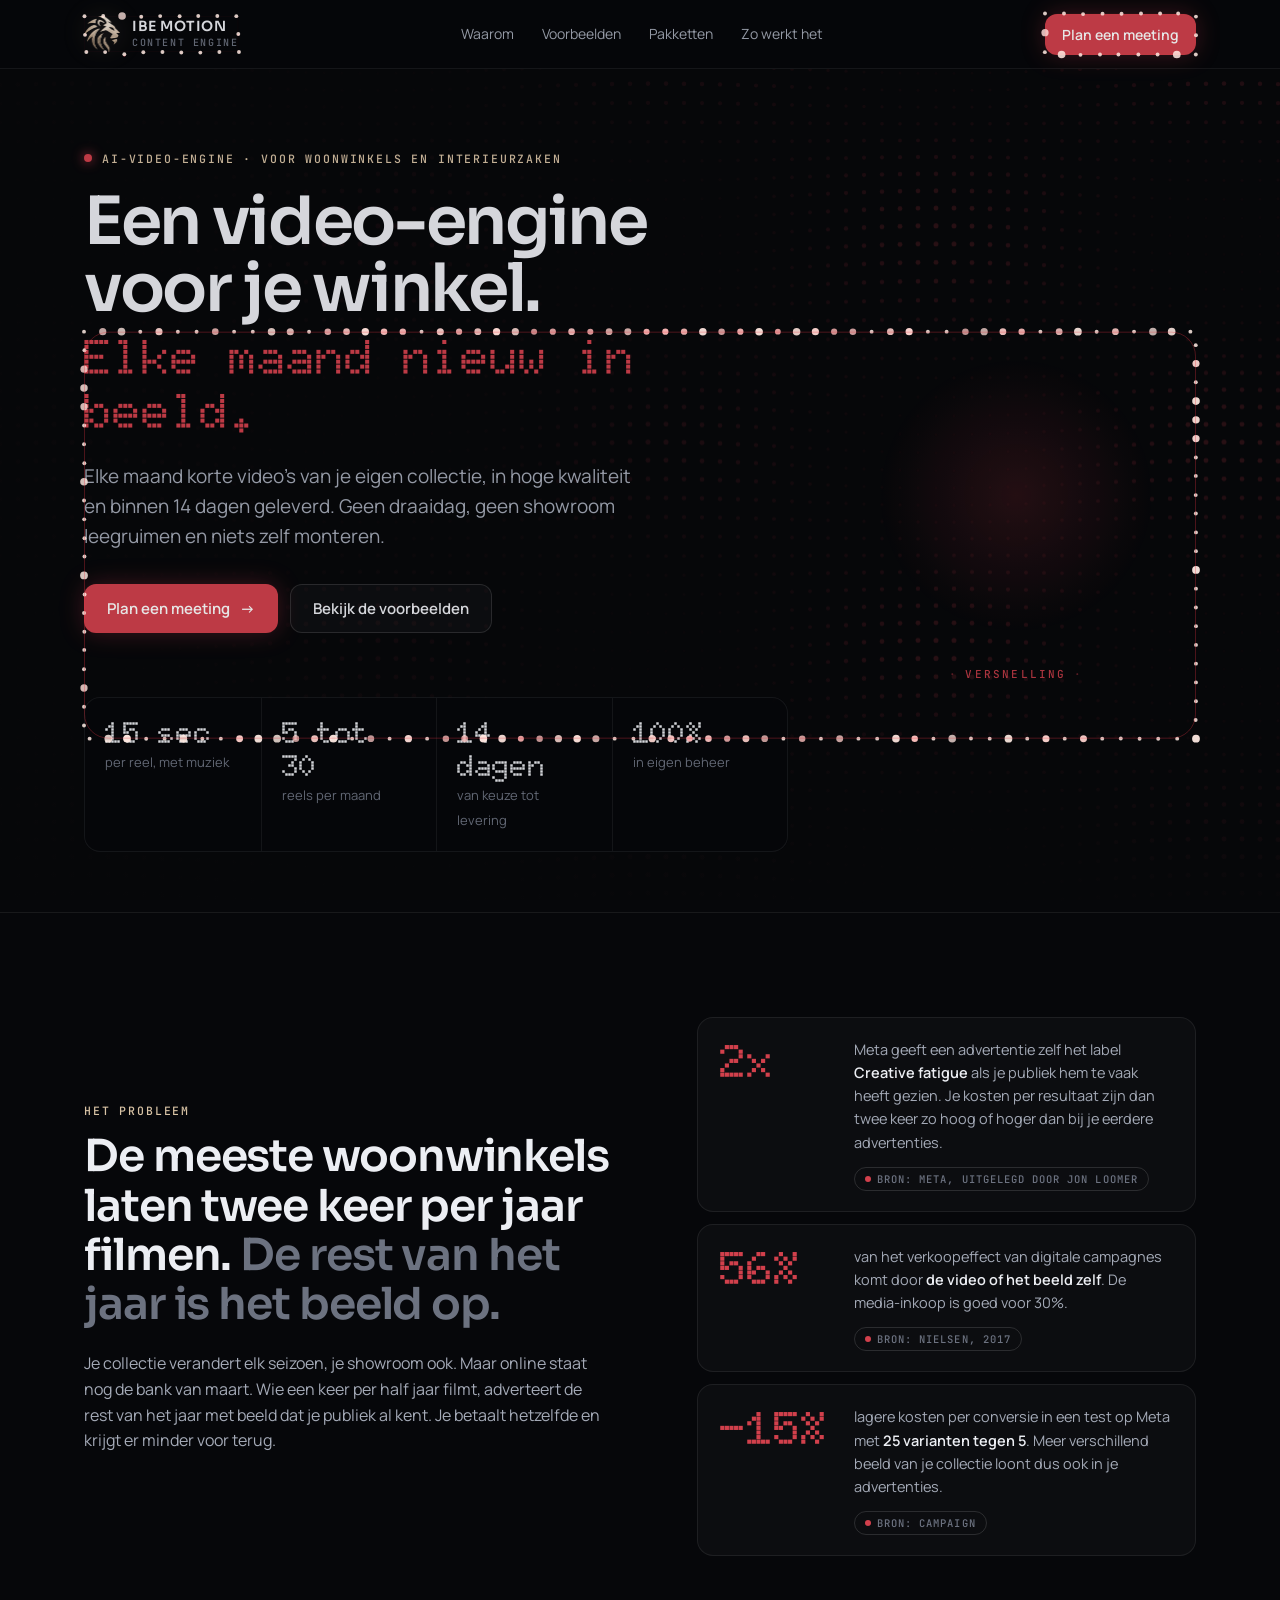
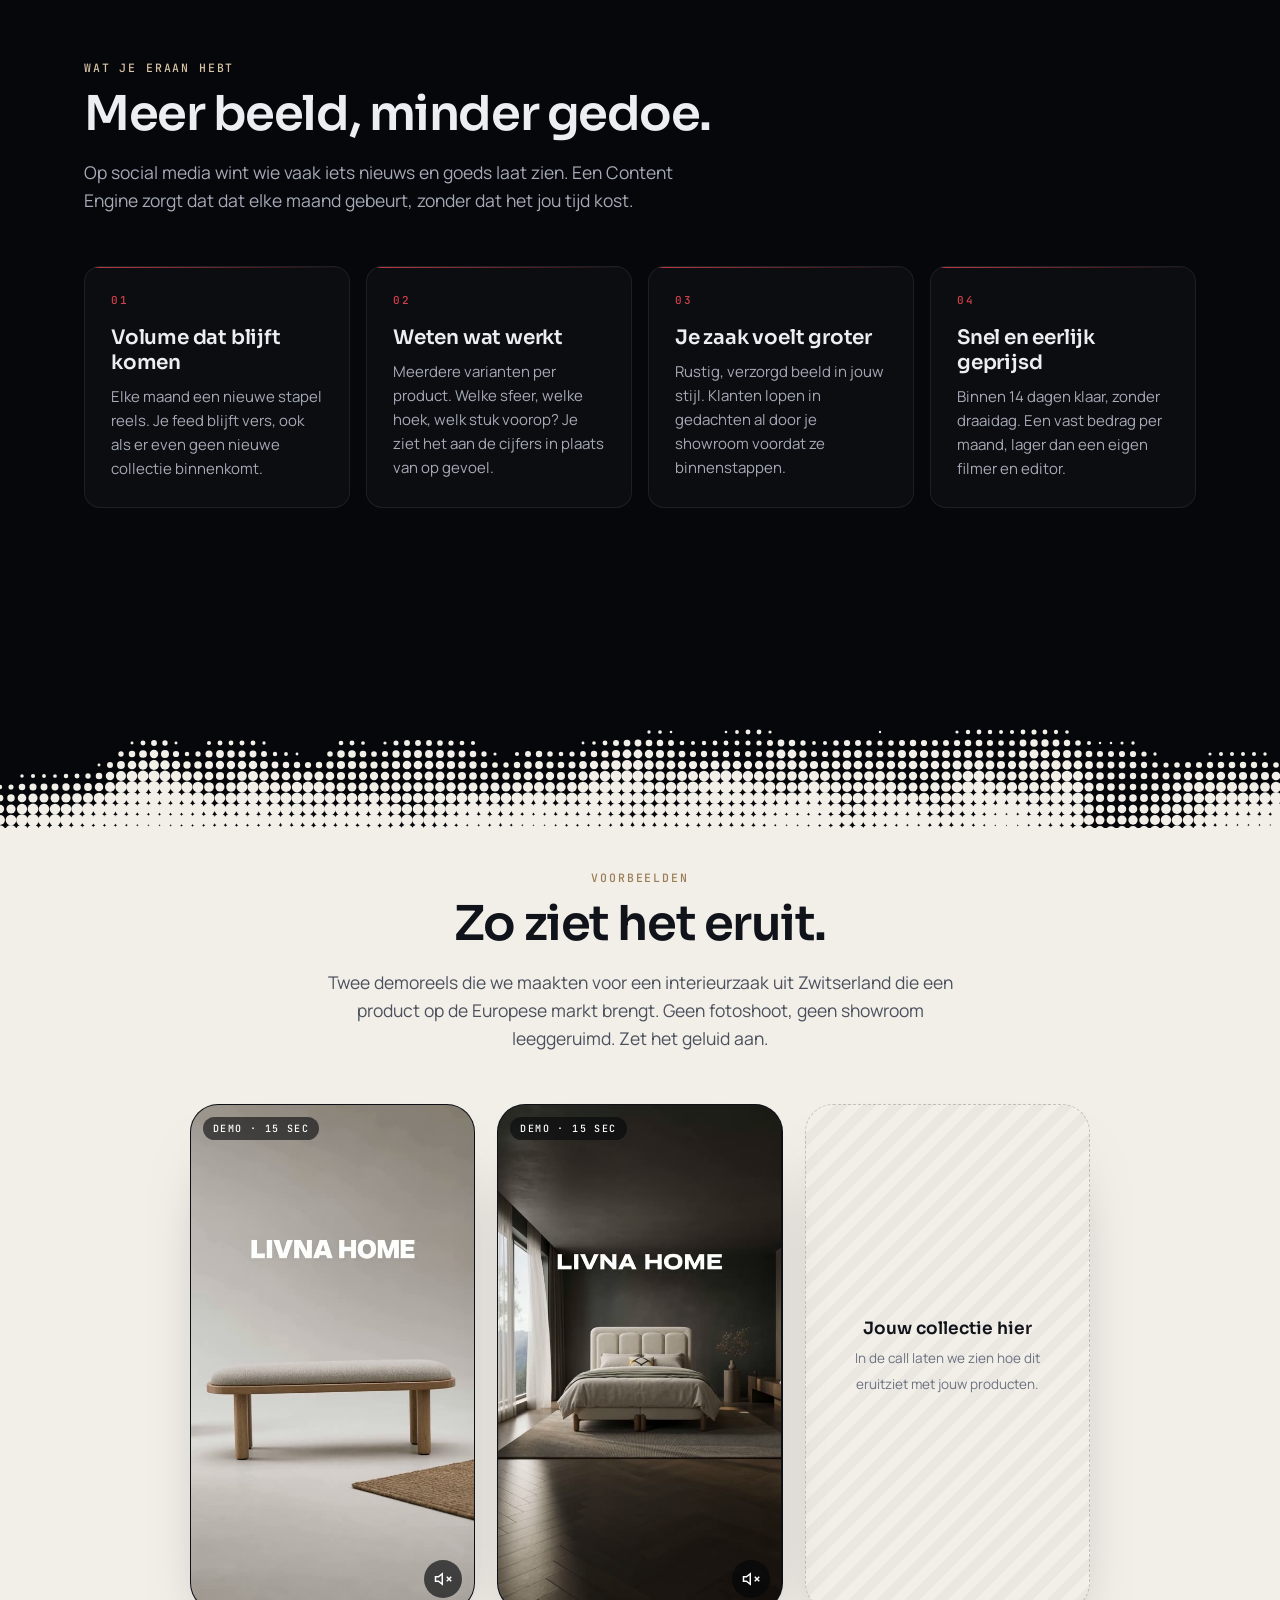
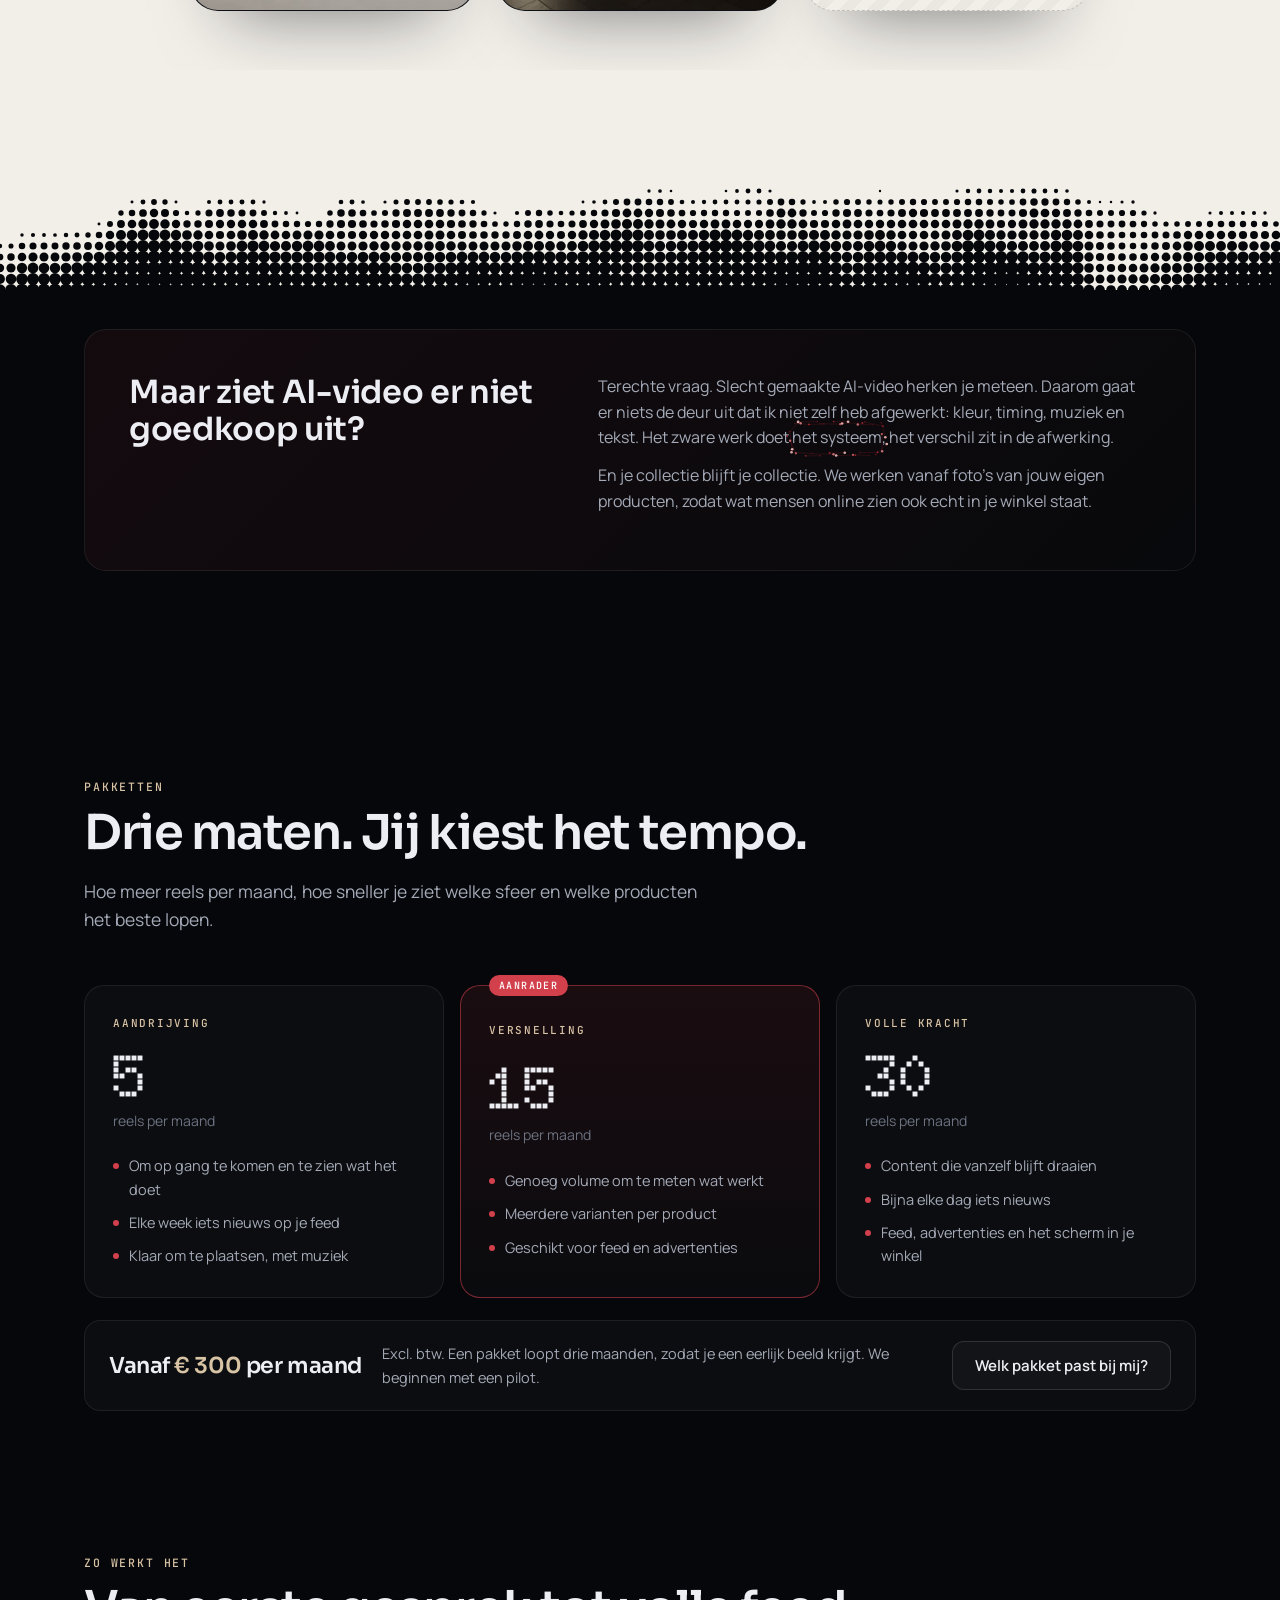
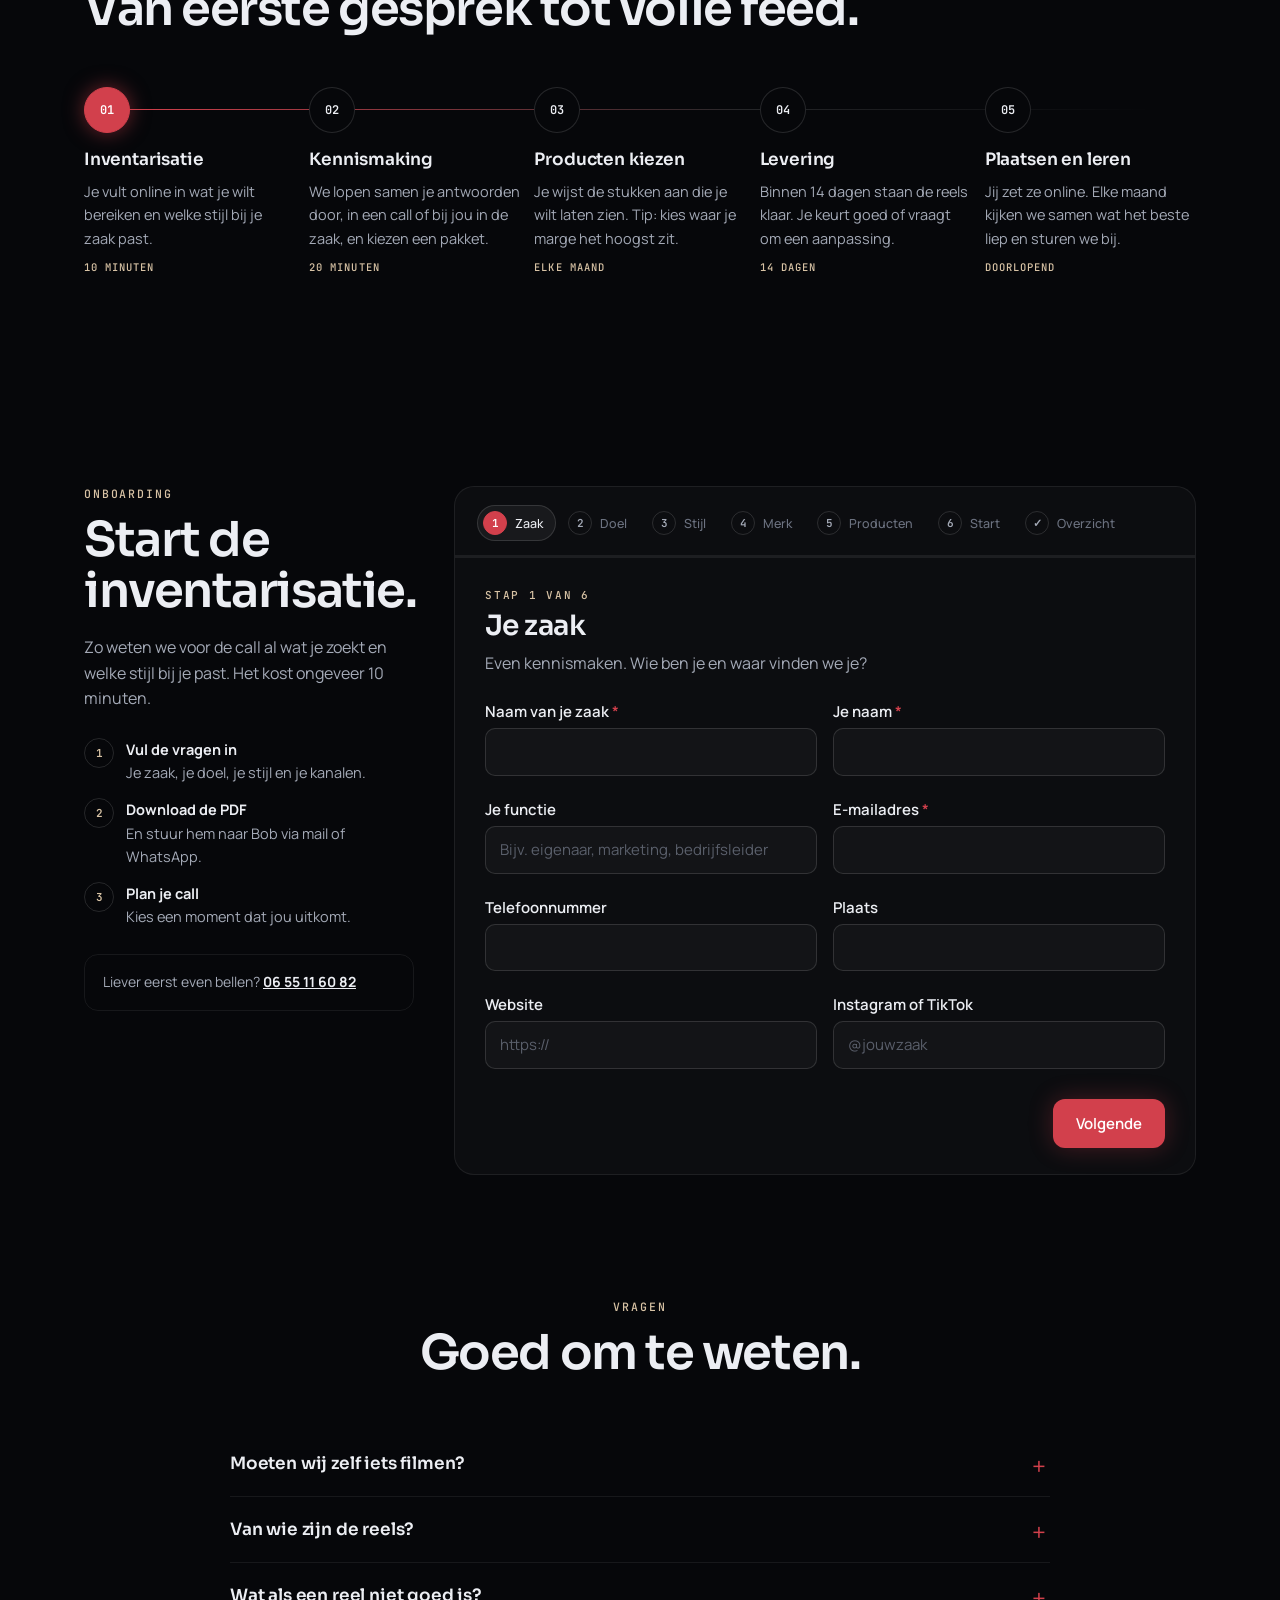
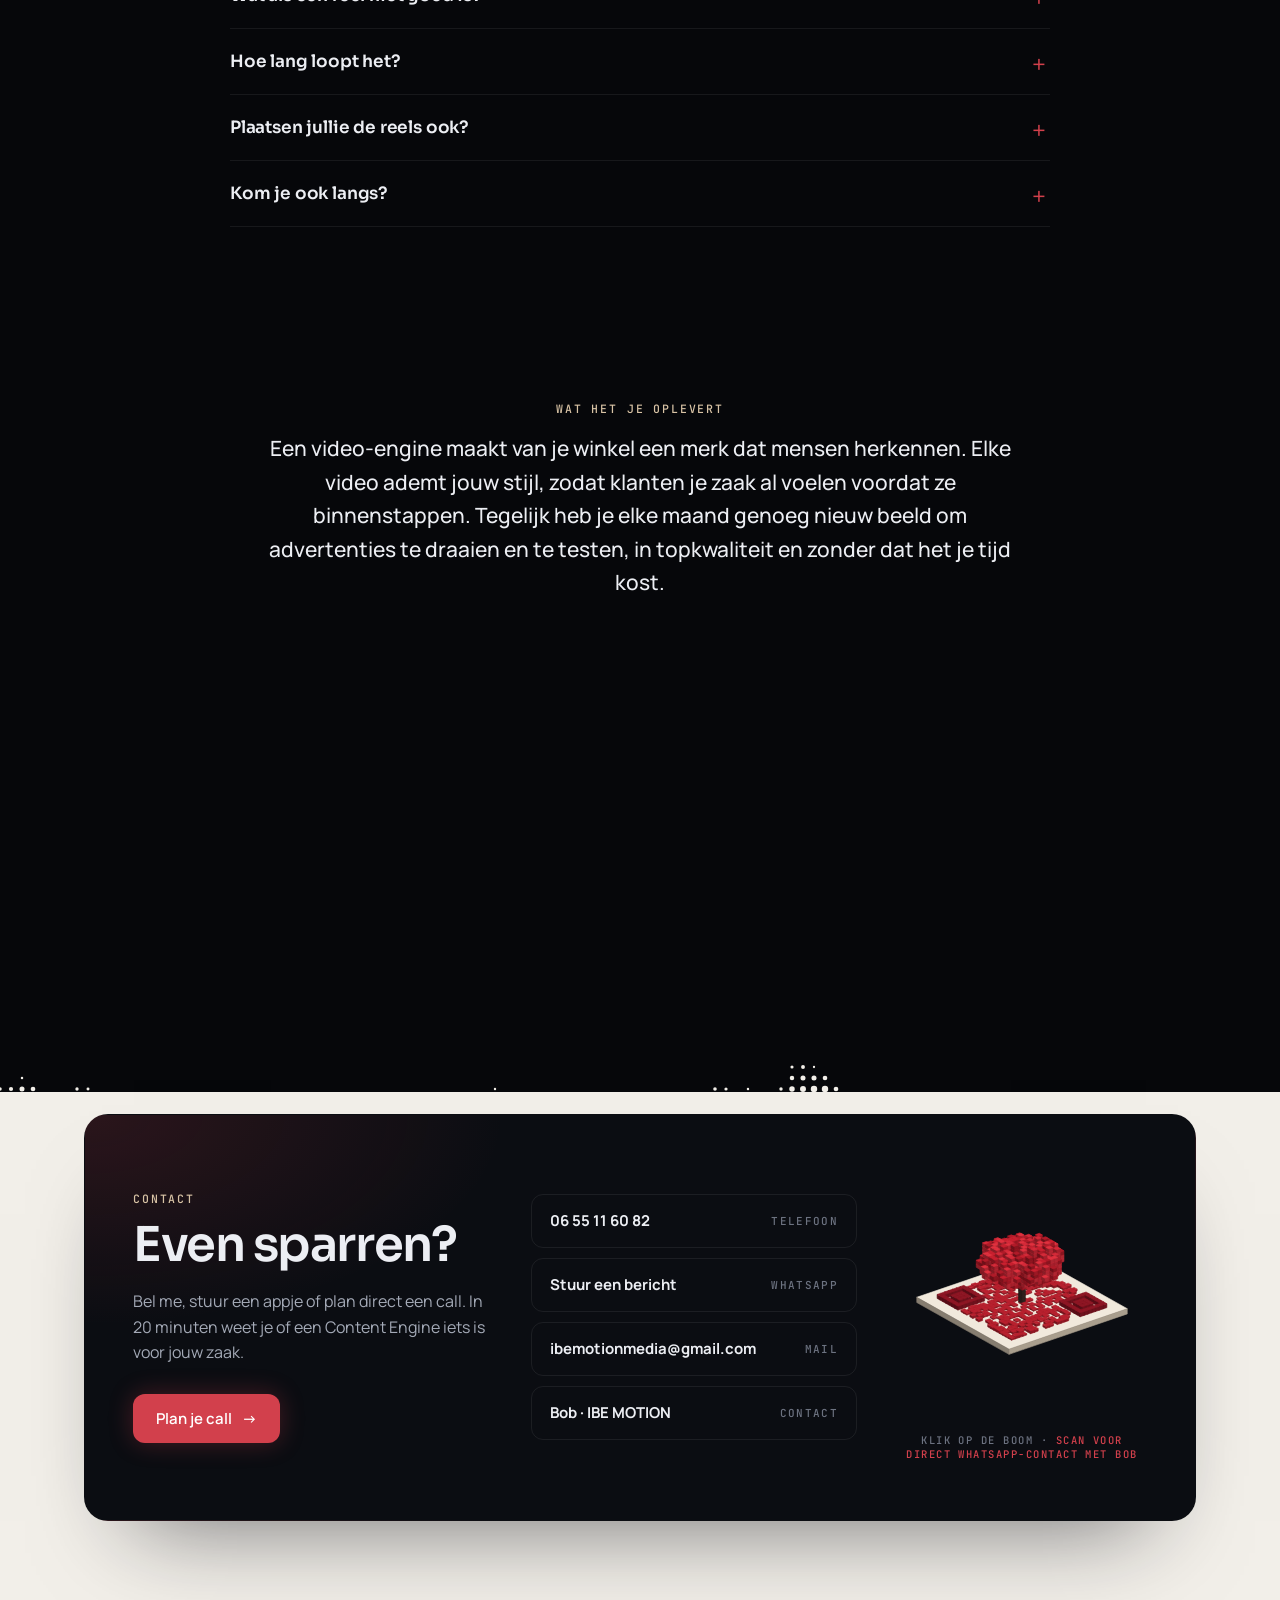
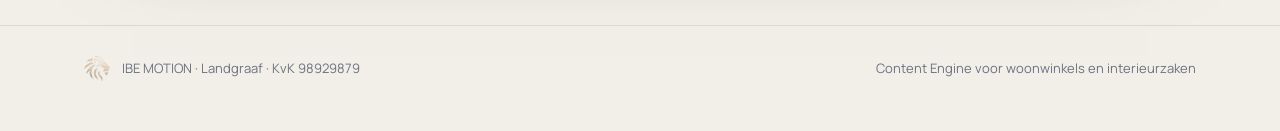
<file: content-engine/woonwinkels.html>
<!doctype html>
<html lang="nl">
<head>
  <meta charset="utf-8">
  <meta name="viewport" content="width=device-width, initial-scale=1">
  <title>Content Engine voor woonwinkels · IBE MOTION</title>
  <meta name="description" content="Elke maand nieuwe reels van je eigen collectie. Zonder draaidag, zonder zelf te monteren. Een Content Engine van IBE MOTION voor woonwinkels en interieurzaken.">
  <link rel="icon" type="image/png" href="assets/favicon.png">
  <link rel="apple-touch-icon" href="assets/apple-touch-icon.png">
  <link rel="preconnect" href="https://fonts.googleapis.com">
  <link rel="preconnect" href="https://fonts.gstatic.com" crossorigin>
  <link href="https://fonts.googleapis.com/css2?family=Sora:wght@400;500;600;700&family=Manrope:wght@400;500;600;700&family=Doto:wght@600;800;900&family=JetBrains+Mono:wght@500;600&display=swap" rel="stylesheet">
  <link rel="stylesheet" href="css/engine.css?v=20261103l">
  <link rel="stylesheet" href="css/ibe-form.css?v=20261103l">
  <link rel="stylesheet" href="css/ibe-fx.css?v=20261103l">
</head>
<body>

<nav class="nav">
  <div class="wrap">
    <a class="brand" href="#top" data-land><img src="assets/lion-gold.png" alt=""><span><b>IBE MOTION</b><small>Content Engine</small></span></a>
    <div class="nav-links">
      <a href="#waarom">Waarom</a><a href="#voorbeelden">Voorbeelden</a><a href="#pakketten">Pakketten</a><a href="#werkwijze">Zo werkt het</a>
    </div>
    <a class="btn primary" href="#start" data-land>Plan een meeting</a>
  </div>
</nav>

<header class="hero" id="top">
  <canvas id="hero-dots" aria-hidden="true"></canvas>
  <div class="wrap">
    <div>
      <p class="eyebrow">AI-video-engine · voor woonwinkels en interieurzaken</p>
      <h1>Een <span class="hl">video-engine</span> voor je winkel. <em>Elke maand nieuw in beeld.</em></h1>
      <p class="lead">Elke maand korte video's van je eigen collectie, in hoge kwaliteit en binnen 14 dagen geleverd. Geen draaidag, geen showroom leegruimen en niets zelf monteren.</p>
      <div class="cta">
        <a class="btn primary" href="#start" data-land>Plan een meeting <span class="arr">→</span></a>
        <a class="btn" href="#voorbeelden" data-land>Bekijk de voorbeelden</a>
      </div>
      <div class="stats" data-land>
        <div class="stat"><b>15 sec</b><span>per reel, met muziek</span></div>
        <div class="stat"><b>5 tot 30</b><span>reels per maand</span></div>
        <div class="stat"><b>14 dagen</b><span>van keuze tot levering</span></div>
        <div class="stat"><b>100%</b><span>in eigen beheer</span></div>
      </div>
    </div>
    <div class="ibe-morph hero-morph" id="hero-morph" title="Klik voor de volgende vorm" aria-hidden="true"></div>
  </div>
</header>

<section id="waarom">
  <div class="wrap problem">
    <div class="rv">
      <p class="kicker">Het probleem</p>
      <p class="big">De meeste woonwinkels laten twee keer per jaar filmen. <span>De rest van het jaar is het beeld op.</span></p>
      <p class="dim" style="margin-top:22px;max-width:520px">Je collectie verandert elk seizoen, je showroom ook. Maar online staat nog de bank van maart. Wie een keer per half jaar filmt, adverteert de rest van het jaar met beeld dat je publiek al kent. Je betaalt hetzelfde en krijgt er minder voor terug.</p>
    </div>
    <div class="facts rv">
      <div class="fact"><b>2x</b><div><p>Meta geeft een advertentie zelf het label <strong>Creative fatigue</strong> als je publiek hem te vaak heeft gezien. Je kosten per resultaat zijn dan twee keer zo hoog of hoger dan bij je eerdere advertenties.</p><a class="src-tag" href="https://www.jonloomer.com/creative-fatigue-meta-ads/" target="_blank" rel="noopener">Bron: Meta, uitgelegd door Jon Loomer</a></div></div>
      <div class="fact"><b>56%</b><div><p>van het verkoopeffect van digitale campagnes komt door <strong>de video of het beeld zelf</strong>. De media-inkoop is goed voor 30%.</p><a class="src-tag" href="https://www.marketingcharts.com/television-80662" target="_blank" rel="noopener">Bron: Nielsen, 2017</a></div></div>
      <div class="fact"><b>-15%</b><div><p>lagere kosten per conversie in een test op Meta met <strong>25 varianten tegen 5</strong>. Meer verschillend beeld van je collectie loont dus ook in je advertenties.</p><a class="src-tag" href="https://www.campaignlive.co.uk/article/supercharge-paid-social-performance-creative-diversity/1891364" target="_blank" rel="noopener">Bron: Campaign</a></div></div>
    </div>
  </div>
</section>

<section id="waarde" style="padding-top:0">
  <div class="wrap">
    <div class="head rv">
      <p class="kicker">Wat je eraan hebt</p>
      <h2>Meer beeld, minder gedoe.</h2>
      <p class="sub">Op social media wint wie vaak iets nieuws en goeds laat zien. Een Content Engine zorgt dat dat elke maand gebeurt, zonder dat het jou tijd kost.</p>
    </div>
    <div class="grid g4">
      <div class="card rv"><span class="n">01</span><h3>Volume dat blijft komen</h3><p>Elke maand een nieuwe stapel reels. Je feed blijft vers, ook als er even geen nieuwe collectie binnenkomt.</p></div>
      <div class="card rv"><span class="n">02</span><h3>Weten wat werkt</h3><p>Meerdere varianten per product. Welke sfeer, welke hoek, welk stuk voorop? Je ziet het aan de cijfers in plaats van op gevoel.</p></div>
      <div class="card rv"><span class="n">03</span><h3>Je zaak voelt groter</h3><p>Rustig, verzorgd beeld in jouw stijl. Klanten lopen in gedachten al door je showroom voordat ze binnenstappen.</p></div>
      <div class="card rv"><span class="n">04</span><h3>Snel en eerlijk geprijsd</h3><p>Binnen 14 dagen klaar, zonder draaidag. Een vast bedrag per maand, lager dan een eigen filmer en editor.</p></div>
    </div>
  </div>
</section>

<canvas class="fx-dither" data-top="#06070a" data-bottom="#f2efe9" aria-hidden="true"></canvas>
<section id="voorbeelden" class="light-band" style="padding:40px 0 60px">
  <div class="wrap">
    <div class="head center rv">
      <p class="kicker">Voorbeelden</p>
      <h2>Zo ziet het eruit.</h2>
      <p class="sub">Twee demoreels die we maakten voor een interieurzaak uit Zwitserland die een product op de Europese markt brengt. Geen fotoshoot, geen showroom leeggeruimd. Zet het geluid aan.</p>
    </div>
    <div class="reels rv">
      <div class="phone"><video src="assets/reels/vid2-2.mp4" poster="assets/reels/vid2-2.jpg" muted autoplay loop playsinline preload="auto"></video><span class="lbl">DEMO · 15 SEC</span><button class="snd" aria-label="Geluid aan of uit"></button></div>
      <div class="phone"><video src="assets/reels/vid3.mp4" poster="assets/reels/vid3.jpg" muted autoplay loop playsinline preload="auto"></video><span class="lbl">DEMO · 15 SEC</span><button class="snd" aria-label="Geluid aan of uit"></button></div>
      <div class="phone empty"><div><b>Jouw collectie hier</b><span>In de call laten we zien hoe dit eruitziet met jouw producten.</span></div></div>
    </div>
  </div>
</section>
<canvas class="fx-dither" data-top="#f2efe9" data-bottom="#06070a" aria-hidden="true"></canvas>

<section style="padding-top:40px">
  <div class="wrap">
    <div class="quote rv">
      <h3>Maar ziet AI-video er niet goedkoop uit?</h3>
      <div>
        <p>Terechte vraag. Slecht gemaakte AI-video herken je meteen. Daarom gaat er niets de deur uit dat ik niet zelf heb afgewerkt: kleur, timing, muziek en tekst. Het zware werk doet <span class="hl">het systeem</span>, het verschil zit in de afwerking.</p>
        <p>En je collectie blijft je collectie. We werken vanaf foto's van jouw eigen producten, zodat wat mensen online zien ook echt in je winkel staat.</p>
      </div>
    </div>
  </div>
</section>

<section id="pakketten">
  <div class="wrap">
    <div class="head rv">
      <p class="kicker">Pakketten</p>
      <h2>Drie maten. Jij kiest het tempo.</h2>
      <p class="sub">Hoe meer reels per maand, hoe sneller je ziet welke sfeer en welke producten het beste lopen.</p>
    </div>
    <div class="packs">
      <div class="pack rv"><span class="pname">Aandrijving</span><div class="count">5</div><span class="unit">reels per maand</span>
        <ul><li>Om op gang te komen en te zien wat het doet</li><li>Elke week iets nieuws op je feed</li><li>Klaar om te plaatsen, met muziek</li></ul></div>
      <div class="pack hl rv"><span class="badge">Aanrader</span><span class="pname">Versnelling</span><div class="count">15</div><span class="unit">reels per maand</span>
        <ul><li>Genoeg volume om te meten wat werkt</li><li>Meerdere varianten per product</li><li>Geschikt voor feed en advertenties</li></ul></div>
      <div class="pack rv"><span class="pname">Volle kracht</span><div class="count">30</div><span class="unit">reels per maand</span>
        <ul><li>Content die vanzelf blijft draaien</li><li>Bijna elke dag iets nieuws</li><li>Feed, advertenties en het scherm in je winkel</li></ul></div>
    </div>
    <div class="price-line rv">
      <b>Vanaf <span>€ 300</span> per maand</b>
      <p>Excl. btw. Een pakket loopt drie maanden, zodat je een eerlijk beeld krijgt. We beginnen met een pilot.</p>
      <a class="btn" href="#start">Welk pakket past bij mij?</a>
    </div>
  </div>
</section>

<section id="werkwijze" style="padding-top:40px">
  <div class="wrap">
    <div class="head rv">
      <p class="kicker">Zo werkt het</p>
      <h2>Van eerste gesprek tot volle feed.</h2>
    </div>
    <div class="steps rv">
      <div class="st"><h3>Inventarisatie</h3><p>Je vult online in wat je wilt bereiken en welke stijl bij je zaak past.</p><span class="time">10 minuten</span></div>
      <div class="st"><h3>Kennismaking</h3><p>We lopen samen je antwoorden door, in een call of bij jou in de zaak, en kiezen een pakket.</p><span class="time">20 minuten</span></div>
      <div class="st"><h3>Producten kiezen</h3><p>Je wijst de stukken aan die je wilt laten zien. Tip: kies waar je marge het hoogst zit.</p><span class="time">Elke maand</span></div>
      <div class="st"><h3>Levering</h3><p>Binnen 14 dagen staan de reels klaar. Je keurt goed of vraagt om een aanpassing.</p><span class="time">14 dagen</span></div>
      <div class="st"><h3>Plaatsen en leren</h3><p>Jij zet ze online. Elke maand kijken we samen wat het beste liep en sturen we bij.</p><span class="time">Doorlopend</span></div>
    </div>
  </div>
</section>

<section id="start">
  <div class="wrap start-grid">
    <aside class="start-side rv">
      <p class="kicker">Onboarding</p>
      <h2>Start de inventarisatie.</h2>
      <p class="dim">Zo weten we voor de call al wat je zoekt en welke stijl bij je past. Het kost ongeveer 10 minuten.</p>
      <ol>
        <li><span class="num">1</span><div><b>Vul de vragen in</b>Je zaak, je doel, je stijl en je kanalen.</div></li>
        <li><span class="num">2</span><div><b>Download de PDF</b>En stuur hem naar Bob via mail of WhatsApp.</div></li>
        <li><span class="num">3</span><div><b>Plan je call</b>Kies een moment dat jou uitkomt.</div></li>
      </ol>
      <p class="alt">Liever eerst even bellen? <a data-c="tel" href="#"><b></b></a></p>
    </aside>
    <div class="wizard rv" id="wizard"></div>
  </div>
</section>

<section id="faq" style="padding-top:20px">
  <div class="wrap">
    <div class="head center rv"><p class="kicker">Vragen</p><h2>Goed om te weten.</h2></div>
    <div class="faq rv">
      <details><summary>Moeten wij zelf iets filmen?</summary><p>Nee. Je wijst de producten aan en stuurt foto's als je die hebt. Wij doen de rest. Zijn er nog geen goede foto's, dan kijken we samen wat er nodig is.</p></details>
      <details><summary>Van wie zijn de reels?</summary><p>Van jou. Zodra we opleveren mag je ze overal gebruiken: social media, advertenties, je website of het scherm in je winkel.</p></details>
      <details><summary>Wat als een reel niet goed is?</summary><p>Dan zeg je het. Je keurt elke levering goed of vraagt om een aanpassing.</p></details>
      <details><summary>Hoe lang loopt het?</summary><p>Een pakket loopt drie maanden. Social media heeft tijd nodig: de eerste weken bouw je op, en meestal zie je vanaf de tweede maand wat aanslaat. Daarna kies je of je doorgaat.</p></details>
      <details><summary>Plaatsen jullie de reels ook?</summary><p>Nee, jij houdt de regie over je eigen kanalen. Wij leveren kant en klaar aan, met een voorstel voor waar elke reel het beste past.</p></details>
      <details><summary>Kom je ook langs?</summary><p>Graag zelfs. Ik zit in Landgraaf en kom vaak bij zaken in Limburg langs. De call kan ook gewoon online.</p></details>
    </div>
  </div>
</section>

<div class="rise-copy">
  <div class="wrap">
    <div class="rv">
      <p class="kicker">Wat het je oplevert</p>
      <p class="rise-lead">Een video-engine maakt van je winkel een merk dat mensen herkennen. Elke video ademt jouw stijl, zodat klanten je zaak al voelen voordat ze binnenstappen. Tegelijk heb je elke maand genoeg nieuw beeld om advertenties te draaien en te testen, in topkwaliteit en zonder dat het je tijd kost.</p>
    </div>
    <div class="dot-words" id="dot-words">
      <canvas aria-hidden="true"></canvas>
      <span class="dw">Sterkere merkbeleving</span><span class="dw">Hoger volume</span><span class="dw">Minder tijd</span><span class="dw">Topkwaliteit</span>
    </div>
  </div>
</div>
<canvas class="fx-dither rise" data-mode="rise" data-top="#06070a" data-bottom="#f2efe9" aria-hidden="true"></canvas>
<div class="end-band light">
<section style="padding-top:20px">
  <div class="wrap">
    <div class="contact has-qr rv" data-land>
      <div>
        <p class="kicker">Contact</p>
        <h2>Even sparren?</h2>
        <p class="dim">Bel me, stuur een appje of plan direct een call. In 20 minuten weet je of een Content Engine iets is voor jouw zaak.</p>
        <a class="btn primary" href="#" data-call style="margin-top:12px">Plan je call <span class="arr">→</span></a>
      </div>
      <div class="contact-list">
        <a data-c="tel" href="#"><b></b><span>Telefoon</span></a>
        <a data-c="wa" href="#" target="_blank" rel="noopener"><b>Stuur een bericht</b><span>WhatsApp</span></a>
        <a data-c="mail" href="#"><b></b><span>Mail</span></a>
        <div><b>Bob · IBE MOTION</b><span>Contact</span></div>
      </div>
      <div class="qr-tree" id="qr-tree"><canvas aria-label="QR-code naar WhatsApp"></canvas><p class="qr-hint">Klik op de boom · <b>scan voor direct WhatsApp-contact met Bob</b></p></div>
    </div>
  </div>
</section>

<footer>
  <div class="wrap">
    <span style="display:flex;align-items:center;gap:12px"><img src="assets/lion-gold.png" alt="">IBE MOTION · Landgraaf · KvK 98929879</span>
    <span>Content Engine voor woonwinkels en interieurzaken</span>
  </div>
</footer>
</div>

<script src="js/config.js?v=20261103l"></script>
<script src="js/lion-mask.js?v=20261103l"></script>
<script src="js/ibe-intro.js?v=20261103l"></script>
<script src="js/ibe-dots.js?v=20261103l"></script>
<script src="js/ibe-fx.js?v=20261103l"></script>
<script src="js/ibe-qr.js?v=20261103l"></script>
<script src="js/jspdf.umd.min.js?v=20261103l"></script>
<script src="js/ibe-form.js?v=20261103l"></script>
<script>
IBEIntro.play({
  title: 'IBE MOTION // CONTENT ENGINE · WOONWINKELS',
  head: '> engine opstarten',
  lines: [
    { label: 'COLLECTIE', v: 'jouw producten als bron' },
    { label: 'REELS', v: '5 tot 30 per maand' },
    { label: 'STIJL', v: 'afgestemd op je showroom' },
    { label: 'LEVERING', v: 'binnen 14 dagen' },
    { label: 'EIGENDOM', v: '100% van jou' },
  ],
  online: 'ENGINE ONLINE',
});

const form = IBEForm(document.getElementById('wizard'), {
  key: 'ibe-engine-woonwinkels',
  title: 'Inventarisatie Content Engine',
  sub: 'Woonwinkels en interieurzaken',
  pdfName: 'Inventarisatie Content Engine',
  callLabel: 'Plan je call',
  done: { title: 'Dit is je inventarisatie.', text: 'Kijk het overzicht nog even na. Download de PDF, stuur hem naar Bob en plan daarna de call. Dan weten we in het gesprek al precies waar het over gaat.' },
  steps: [
    { title: 'Je zaak', short: 'Zaak', intro: 'Even kennismaken. Wie ben je en waar vinden we je?', fields: [
      { id: 'bedrijf', half: true, label: 'Naam van je zaak', type: 'text', required: true, auto: 'organization' },
      { id: 'naam', half: true, label: 'Je naam', type: 'text', required: true, auto: 'name' },
      { id: 'rol', half: true, label: 'Je functie', type: 'text', placeholder: 'Bijv. eigenaar, marketing, bedrijfsleider' },
      { id: 'email', half: true, label: 'E-mailadres', type: 'email', required: true, auto: 'email' },
      { id: 'telefoon', half: true, label: 'Telefoonnummer', type: 'tel', auto: 'tel' },
      { id: 'plaats', half: true, label: 'Plaats', type: 'text' },
      { id: 'website', half: true, label: 'Website', type: 'url', placeholder: 'https://' },
      { id: 'social', half: true, label: 'Instagram of TikTok', type: 'text', placeholder: '@jouwzaak' },
    ] },
    { title: 'Wat wil je bereiken?', short: 'Doel', intro: 'Zo weten we waar de reels voor moeten werken.', fields: [
      { id: 'doelen', label: 'Wat is je doel?', help: 'Kies er zoveel als je wilt.', type: 'chips', required: true, other: 'Iets anders, namelijk...', options: ['Meer mensen in de showroom', 'Meer verkoop via de webshop', 'Nieuwe collectie lanceren', 'Merk sterker neerzetten', 'Advertenties testen', 'Meer volgers en bereik'] },
      { id: 'over3', label: 'Wat moet er over drie maanden anders zijn?', type: 'textarea', placeholder: 'Bijv. elke week een paar nieuwe klanten die zeggen dat ze ons op Instagram zagen.' },
      { id: 'adverteren', label: 'Adverteer je nu online?', type: 'choice', options: ['Nee, nog niet', 'Af en toe een boost', 'Ja, elke maand een vast budget'] },
      { id: 'budget', label: 'Hoeveel geef je per maand ongeveer uit aan advertenties?', type: 'choice', options: ['Nog niets', 'Tot € 250', '€ 250 tot € 1.000', 'Meer dan € 1.000', 'Zeg ik liever in de call'] },
    ] },
    { title: 'Welke stijl past bij je zaak?', short: 'Stijl', intro: 'Hier bepalen we hoe je reels voelen. Twijfel je? Kies wat het dichtst in de buurt komt.', fields: [
      { id: 'sfeer', label: 'Sfeer', help: 'Je mag er twee kiezen.', type: 'styles', multi: true, required: true, options: [
        { v: 'Rustig en luxe', label: 'Rustig en luxe', desc: 'Zacht licht, trage camerabewegingen, veel ruimte.', sw: ['#1b1714', '#3a2f27', '#cbb79c'] },
        { v: 'Warm en huiselijk', label: 'Warm en huiselijk', desc: 'Gezellig, warm licht, alsof je al thuis bent.', sw: ['#6b4a33', '#c49a6c', '#efe3d0'] },
        { v: 'Scandinavisch en licht', label: 'Scandinavisch en licht', desc: 'Licht hout, wit, rust en eenvoud.', sw: ['#f4f1ea', '#d9d2c5', '#8a9a8b'] },
        { v: 'Strak en modern', label: 'Strak en modern', desc: 'Grafisch, veel contrast, strakke lijnen.', sw: ['#0e0f12', '#5a5f68', '#e6e7ea'] },
        { v: 'Stoer en industrieel', label: 'Stoer en industrieel', desc: 'Staal, leer en hout met karakter.', sw: ['#2b2b2b', '#7a5c43', '#a8a39b'] },
        { v: 'Speels en kleurrijk', label: 'Speels en kleurrijk', desc: 'Kleur, humor en een vlot tempo.', sw: ['#e85d4a', '#f4c95d', '#3a7ca5'] },
      ] },
      { id: 'tempo', label: 'Tempo', type: 'choice', options: ['Rustig', 'Gemiddeld', 'Snel en energiek'] },
      { id: 'muziek', label: 'Muziek', type: 'chips', options: ['Lounge en chill', 'Akoestisch', 'Elektronisch', 'Piano of klassiek', 'Wat nu trending is'] },
      { id: 'tekst', label: 'Tekst in beeld?', type: 'choice', options: ['Ja, korte teksten en prijzen', 'Alleen ons logo', 'Geen tekst'] },
      { id: 'voorbeelden', label: "Accounts of video's die je mooi vindt", help: 'Plak links naar Instagram-accounts of reels. Ook van andere zaken.', type: 'textarea' },
    ] },
    { title: 'Je merk', short: 'Merk', intro: 'Zodat alles herkenbaar van jou is.', fields: [
      { id: 'kleuren', label: 'Je huisstijlkleuren', type: 'text', placeholder: 'Bijv. zand, zwart en olijfgroen, of #c8b49a' },
      { id: 'logo', label: 'Heb je een logo in goede kwaliteit?', type: 'choice', options: ['Ja', 'Nee', 'Weet ik niet'] },
      { id: 'gevoel', label: 'Hoe moet je zaak voelen?', type: 'chips', options: ['Exclusief', 'Toegankelijk', 'Vakkundig', 'Persoonlijk', 'Duurzaam', 'Eigentijds'] },
      { id: 'nietdoen', label: 'Wat past absoluut niet bij je zaak?', type: 'textarea', placeholder: 'Bijv. schreeuwerige teksten, snelle flitsen, bepaalde muziek.' },
    ] },
    { title: 'Je producten', short: 'Producten', intro: 'Met deze stukken beginnen we.', fields: [
      { id: 'producten', label: 'Welke producten wil je als eerste laten zien?', help: 'Kies een mix in prijsklassen en let op waar je marge het hoogst zit. Die stukken leveren het meeste op zodra ze gaan lopen.', type: 'textarea', required: true },
      { id: 'prijsklasse', label: 'In welke prijsklasse zit het meeste?', type: 'chips', options: ['Tot € 500', '€ 500 tot € 2.000', '€ 2.000 tot € 5.000', 'Boven € 5.000'] },
      { id: 'fotos', label: "Heb je goede productfoto's?", type: 'choice', options: ['Ja, van bijna alles', 'Van een deel', 'Nee, nog niet'] },
    ] },
    { title: 'Kanalen en start', short: 'Start', intro: 'Laatste stap. Waar komen de reels te staan en wanneer begin je?', fields: [
      { id: 'kanalen', label: 'Waar wil je de reels gebruiken?', type: 'chips', required: true, options: ['Instagram', 'Facebook', 'TikTok', 'YouTube Shorts', 'Pinterest', 'Website', 'Scherm in de winkel'] },
      { id: 'pakket', label: 'Welk pakket spreekt je aan?', type: 'choice', cards: true, options: [
        { v: 'Aandrijving', label: 'Aandrijving', desc: '5 reels per maand' }, { v: 'Versnelling', label: 'Versnelling', desc: '15 reels per maand' },
        { v: 'Volle kracht', label: 'Volle kracht', desc: '30 reels per maand' }, { v: 'Weet ik nog niet', label: 'Weet ik nog niet', desc: 'Bespreken we in de call' } ] },
      { id: 'start', label: 'Wanneer wil je starten?', type: 'choice', options: ['Zo snel mogelijk', 'Volgende maand', 'Over 2 tot 3 maanden', 'Ik oriënteer me nog'] },
      { id: 'keurt', label: 'Wie keurt de reels goed?', type: 'text', placeholder: 'Naam en functie' },
      { id: 'opmerkingen', label: 'Nog iets wat we moeten weten?', type: 'textarea' },
    ] },
  ],
});
window.__formData = form.data;
</script>
<script src="js/engine.js?v=20261103l"></script>
</body>
</html>
</file>
<file: content-engine/css/engine.css>
/* IBE MOTION · Content Engine (donker, zelfde tokens als het Command Center) */
:root {
  --bg: #06070a;
  --bg-2: #0a0c11;
  --panel: rgba(255, 255, 255, 0.028);
  --panel-2: rgba(255, 255, 255, 0.05);
  --field: rgba(255, 255, 255, 0.03);
  --line: rgba(255, 255, 255, 0.07);
  --line-2: rgba(255, 255, 255, 0.13);
  --text: #eceef3;
  --text-2: #a4aab7;
  --muted: #6c7280;
  --accent: #d2404c;
  --accent-rgb: 210, 64, 76;
  --accent-2: #d8c3a5;
  --accent2-rgb: 216, 195, 165;
  --accent-soft: rgba(210, 64, 76, 0.13);
  --green: #3ddc84;
  --radius: 16px;
  --font: 'Manrope', -apple-system, BlinkMacSystemFont, 'Segoe UI', sans-serif;
  --font-display: 'Sora', 'Manrope', sans-serif;
  --font-mono: 'JetBrains Mono', ui-monospace, 'SF Mono', Menlo, monospace;
  --font-num: 'Doto', 'JetBrains Mono', monospace; /* letters van dots, net als de leeuw: alleen voor grote cijfers en het accentwoord */
  --max: 1160px;
}
* { box-sizing: border-box; }
html { scroll-behavior: smooth; }
body {
  margin: 0; background: var(--bg); color: var(--text); font: 16px/1.6 var(--font); -webkit-font-smoothing: antialiased;
  background-image: radial-gradient(900px 520px at 12% -8%, rgba(var(--accent-rgb), 0.08), transparent 60%);
}
::selection { background: rgba(var(--accent-rgb), 0.35); }
img, video { max-width: 100%; display: block; }
a { color: inherit; }
.wrap { max-width: var(--max); margin: 0 auto; padding: 0 24px; }
.mono { font-family: var(--font-mono); }

/* knoppen */
.btn { display: inline-flex; align-items: center; justify-content: center; gap: 10px; padding: 13px 22px; border-radius: 12px; border: 1px solid var(--line-2); background: rgba(255,255,255,0.03); color: var(--text); font: 600 15px var(--font); text-decoration: none; cursor: pointer; transition: transform .15s, background .2s, border-color .2s, box-shadow .2s; }
.btn:hover { border-color: rgba(255,255,255,0.28); transform: translateY(-1px); }
.btn.primary { background: var(--accent); border-color: transparent; color: #fff; box-shadow: 0 0 24px rgba(var(--accent-rgb), 0.3); }
.btn.primary:hover { background: #e04b57; box-shadow: 0 0 34px rgba(var(--accent-rgb), 0.45); }
.btn.ghost { background: none; border-color: transparent; color: var(--text-2); }
.btn.ghost:hover { color: var(--text); background: var(--panel-2); }
.btn .arr { transition: transform .2s; }
.btn:hover .arr { transform: translateX(3px); }

/* navigatie */
.nav { position: sticky; top: 0; z-index: 50; background: rgba(6,7,10,0.72); backdrop-filter: blur(14px); -webkit-backdrop-filter: blur(14px); border-bottom: 1px solid var(--line); }
.nav .wrap { display: flex; align-items: center; justify-content: space-between; height: 68px; gap: 20px; }
.brand { display: flex; align-items: center; gap: 12px; text-decoration: none; }
.brand img { width: 36px; height: 36px; object-fit: contain; filter: drop-shadow(0 0 12px rgba(var(--accent2-rgb), 0.25)); }
.brand b { display: block; font: 600 14px/1.1 var(--font-display); letter-spacing: .04em; }
.brand small { display: block; font: 500 10px/1.2 var(--font-mono); color: var(--muted); letter-spacing: .16em; text-transform: uppercase; margin-top: 3px; }
.nav-links { display: flex; gap: 4px; }
.nav-links a { color: var(--text-2); text-decoration: none; font-size: 14px; padding: 8px 12px; border-radius: 9px; }
.nav-links a:hover { color: var(--text); background: var(--panel-2); }
.nav .btn { padding: 10px 16px; font-size: 14px; }

/* hero */
.hero { position: relative; overflow: hidden; border-bottom: 1px solid var(--line); }
.hero #hero-dots { position: absolute; inset: 0; width: 100%; height: 100%; opacity: .45; }
.hero::after { content: ""; position: absolute; inset: 0; pointer-events: none; background: linear-gradient(90deg, rgba(6,7,10,0.92) 0%, rgba(6,7,10,0.55) 46%, rgba(6,7,10,0) 70%), linear-gradient(0deg, var(--bg) 0%, rgba(6,7,10,0) 30%); }
.hero .wrap { position: relative; z-index: 2; min-height: min(84vh, 800px); display: grid; grid-template-columns: minmax(0, 1fr) minmax(240px, 360px); gap: 48px; align-items: center; padding-top: 70px; padding-bottom: 60px; }
.hero .hero-morph { justify-self: end; max-width: 360px; }
.eyebrow { display: inline-flex; align-items: center; gap: 10px; font: 500 11.5px var(--font-mono); letter-spacing: .16em; text-transform: uppercase; color: var(--accent-2); margin-bottom: 22px; }
.eyebrow::before { content: ""; width: 8px; height: 8px; border-radius: 50%; background: var(--accent); box-shadow: 0 0 12px var(--accent); }
.hero h1 { font: 600 clamp(38px, 5.2vw, 68px)/1.02 var(--font-display); letter-spacing: -.035em; margin: 0 0 22px; max-width: 760px; }
.hero h1 em { display: block; margin-top: .14em; font-style: normal; font-family: var(--font-num); font-weight: 800; font-size: .74em; line-height: 1.1; letter-spacing: -.02em; color: var(--accent); }
.hero .lead { font-size: clamp(17px, 1.6vw, 19px); color: var(--text-2); max-width: 560px; margin: 0 0 32px; }
.hero .cta { display: flex; gap: 12px; flex-wrap: wrap; }
.stats { display: grid; grid-template-columns: repeat(4, 1fr); gap: 0; margin-top: 64px; border: 1px solid var(--line); border-radius: var(--radius); background: rgba(6,7,10,0.6); backdrop-filter: blur(8px); -webkit-backdrop-filter: blur(8px); max-width: 860px; }
.stat { padding: 18px 20px; border-left: 1px solid var(--line); }
.stat:first-child { border-left: 0; }
.stat b { display: block; font: 800 30px/1.1 var(--font-num); letter-spacing: -.01em; }
.stat > span { font-size: 13px; color: var(--muted); }

/* secties */
section { padding: 104px 0; position: relative; }
.kicker { font: 500 11.5px var(--font-mono); letter-spacing: .16em; text-transform: uppercase; color: var(--accent-2); margin: 0 0 14px; }
h2 { font: 600 clamp(30px, 4vw, 48px)/1.06 var(--font-display); letter-spacing: -.03em; margin: 0 0 18px; }
h3 { font: 600 20px/1.25 var(--font-display); letter-spacing: -.01em; margin: 0 0 10px; }
.sub { color: var(--text-2); font-size: 17.5px; max-width: 640px; margin: 0; }
.head { margin-bottom: 52px; }
.head.center { text-align: center; }
.head.center .sub { margin: 0 auto; }
.dim { color: var(--text-2); }
.muted { color: var(--muted); }

/* probleem */
.problem { display: grid; grid-template-columns: 1.1fr 1fr; gap: 64px; align-items: center; }
.problem .big { font: 600 clamp(28px, 3.6vw, 44px)/1.12 var(--font-display); letter-spacing: -.025em; margin: 0; }
.problem .big > span:not(.fx-w):not(.hl) { color: var(--muted); }
.decay { border: 1px solid var(--line); border-radius: var(--radius); padding: 24px; background: var(--panel); }
.decay-row { display: grid; grid-template-columns: 92px 1fr 52px; gap: 14px; align-items: center; padding: 9px 0; font-size: 13.5px; color: var(--text-2); }
.decay-row .bar { height: 8px; border-radius: 99px; background: var(--line); overflow: hidden; }
.decay-row .bar i { display: block; height: 100%; border-radius: 99px; background: linear-gradient(90deg, var(--accent), rgba(var(--accent-rgb), 0.5)); transform-origin: left; transform: scaleX(0); transition: transform 1.2s cubic-bezier(.2,.7,.2,1); }
.decay.in .bar i { transform: scaleX(1); }
.decay-row b { font: 600 13px var(--font-mono); color: var(--text); text-align: right; }
.decay p { margin: 14px 0 0; font-size: 13px; color: var(--muted); }

/* kaarten */
.grid { display: grid; gap: 16px; }
.g4 { grid-template-columns: repeat(4, 1fr); }
.g3 { grid-template-columns: repeat(3, 1fr); }
.g2 { grid-template-columns: repeat(2, 1fr); }
.card { position: relative; background: var(--panel); border: 1px solid var(--line); border-radius: var(--radius); padding: 26px; overflow: hidden; transition: border-color .2s, transform .2s, background .2s; }
.card::before { content: ""; position: absolute; left: 0; right: 0; top: 0; height: 1px; background: linear-gradient(90deg, rgba(var(--accent-rgb), 0.9), rgba(var(--accent-rgb), 0)); }
.card:hover { border-color: var(--line-2); background: var(--panel-2); transform: translateY(-2px); }
.card .n { font: 500 11px var(--font-mono); color: var(--accent); letter-spacing: .14em; margin-bottom: 18px; display: block; }
.card p { color: var(--text-2); margin: 0; font-size: 15px; }
.card .ico { width: 44px; height: 44px; border-radius: 12px; display: grid; place-items: center; background: var(--accent-soft); color: var(--accent); margin-bottom: 18px; }
.card .ico svg { width: 22px; height: 22px; }
.card .tag { display: inline-block; margin-top: 16px; font: 500 10.5px var(--font-mono); letter-spacing: .12em; text-transform: uppercase; color: var(--accent-2); border: 1px solid rgba(var(--accent2-rgb), 0.25); border-radius: 99px; padding: 4px 10px; }

/* demo-reels */
.reels { display: grid; grid-template-columns: 1fr 1fr 1fr; gap: 22px; max-width: 900px; margin: 0 auto; }
.phone { position: relative; aspect-ratio: 9 / 16; border-radius: 28px; overflow: hidden; border: 1px solid var(--line-2); background: #0d1016; box-shadow: 0 40px 80px -40px rgba(var(--accent-rgb), 0.35); }
.phone video, .phone img { width: 100%; height: 100%; object-fit: cover; }
.phone .lbl { position: absolute; left: 12px; top: 12px; font: 500 10px var(--font-mono); letter-spacing: .14em; color: #fff; background: rgba(6,7,10,0.6); border-radius: 99px; padding: 5px 10px; backdrop-filter: blur(6px); }
.phone .snd { position: absolute; right: 12px; bottom: 12px; width: 38px; height: 38px; border-radius: 50%; border: 0; background: rgba(6,7,10,0.65); color: #fff; cursor: pointer; display: grid; place-items: center; }
.phone.empty { display: grid; place-items: center; text-align: center; padding: 24px; border-style: dashed; background: repeating-linear-gradient(135deg, rgba(255,255,255,0.02) 0 10px, transparent 10px 20px); box-shadow: none; }
.phone.empty b { font: 600 17px var(--font-display); display: block; margin-bottom: 6px; }
.phone.empty span { color: var(--muted); font-size: 13.5px; }
.reels-note { text-align: center; color: var(--muted); font-size: 14px; margin: 26px auto 0; max-width: 560px; }

/* vraag-blok */
.quote { border: 1px solid var(--line); border-radius: 22px; padding: 44px; display: grid; grid-template-columns: 1fr 1.3fr; gap: 44px; background: linear-gradient(135deg, rgba(var(--accent-rgb), 0.07), rgba(255,255,255,0.01)); }
.quote h3 { font-size: clamp(24px, 2.8vw, 32px); line-height: 1.15; margin: 0; }
.quote p { color: var(--text-2); margin: 0 0 12px; }

/* pakketten */
.packs { display: grid; grid-template-columns: repeat(3, 1fr); gap: 16px; }
.pack { position: relative; border: 1px solid var(--line); border-radius: 20px; padding: 30px 28px; background: var(--panel); display: flex; flex-direction: column; }
.pack.hl { border-color: rgba(var(--accent-rgb), 0.55); background: linear-gradient(180deg, rgba(var(--accent-rgb), 0.1), rgba(255,255,255,0.02)); }
.pack .badge { position: absolute; top: -11px; left: 28px; font: 500 10px var(--font-mono); letter-spacing: .14em; text-transform: uppercase; color: #fff; background: var(--accent); border-radius: 99px; padding: 4px 10px; }
.pack .pname { font: 500 11px var(--font-mono); letter-spacing: .16em; text-transform: uppercase; color: var(--accent-2); }
.pack .count { font: 800 60px/1 var(--font-num); letter-spacing: -.02em; margin: 16px 0 4px; }
.pack .unit { color: var(--muted); font-size: 14px; }
.pack ul { list-style: none; padding: 0; margin: 22px 0 0; display: grid; gap: 10px; color: var(--text-2); font-size: 14.5px; }
.pack li { display: flex; gap: 10px; }
.pack li::before { content: ""; flex: none; width: 6px; height: 6px; border-radius: 50%; background: var(--accent); margin-top: 9px; }
.price-line { display: flex; justify-content: space-between; align-items: center; gap: 20px; flex-wrap: wrap; margin-top: 22px; padding: 20px 24px; border: 1px solid var(--line); border-radius: 16px; background: var(--panel); }
.price-line b { font: 600 22px var(--font-display); letter-spacing: -.02em; }
.price-line b span { color: var(--accent-2); }
.price-line p { margin: 0; color: var(--text-2); font-size: 14.5px; flex: 1 1 300px; }

/* stappen */
.steps { display: grid; grid-template-columns: repeat(5, 1fr); gap: 14px; counter-reset: s; position: relative; }
.steps::before { content: ""; position: absolute; left: 4%; right: 4%; top: 22px; height: 1px; background: linear-gradient(90deg, var(--accent), var(--line-2) 60%, transparent); }
.st { position: relative; padding-top: 62px; }
.st::before { counter-increment: s; content: counter(s, decimal-leading-zero); position: absolute; top: 0; left: 0; width: 44px; height: 44px; border-radius: 50%; display: grid; place-items: center; font: 600 12px var(--font-mono); background: var(--bg); border: 1px solid var(--line-2); color: var(--text); }
.st:first-child::before { background: var(--accent); border-color: var(--accent); color: #fff; box-shadow: 0 0 20px rgba(var(--accent-rgb), 0.5); }
.st h3 { font-size: 17px; }
.st p { color: var(--text-2); font-size: 14.5px; margin: 0; }
.st .time { display: inline-block; margin-top: 10px; font: 500 10.5px var(--font-mono); letter-spacing: .1em; text-transform: uppercase; color: var(--accent-2); }

/* testen (webshops) */
.matrix { border: 1px solid var(--line); border-radius: 22px; padding: 30px; background: var(--panel); }
.mx-row { display: grid; grid-template-columns: 160px repeat(3, 1fr); gap: 10px; align-items: stretch; margin-top: 10px; }
.mx-row.h { margin-top: 0; }
.mx-row.h span { font: 500 10.5px var(--font-mono); letter-spacing: .12em; text-transform: uppercase; color: var(--muted); padding: 0 4px; }
.mx-prod { display: flex; align-items: center; gap: 10px; font-weight: 600; font-size: 14.5px; }
.mx-prod i { width: 34px; height: 34px; border-radius: 9px; flex: none; }
.mx-cell { border: 1px solid var(--line); border-radius: 12px; padding: 12px 14px; font-size: 13.5px; color: var(--text-2); position: relative; background: rgba(255,255,255,0.015); }
.mx-cell small { display: block; font: 500 10px var(--font-mono); letter-spacing: .1em; color: var(--muted); margin-bottom: 4px; }
.mx-cell.win { border-color: rgba(61,220,132,0.5); background: rgba(61,220,132,0.07); color: var(--text); }
.mx-cell.win::after { content: "winnaar"; position: absolute; top: -9px; right: 10px; font: 500 9.5px var(--font-mono); letter-spacing: .12em; text-transform: uppercase; background: var(--green); color: #06070a; border-radius: 99px; padding: 2px 8px; }
.mx-cell.lose { opacity: .45; }
.mx-foot { display: flex; gap: 24px; flex-wrap: wrap; margin-top: 24px; padding-top: 20px; border-top: 1px solid var(--line); color: var(--text-2); font-size: 14px; }
.mx-foot b { color: var(--text); }

/* inventarisatie */
.start-grid { display: grid; grid-template-columns: 330px 1fr; gap: 40px; align-items: start; }
.start-side { position: sticky; top: 96px; }
.start-side ol { list-style: none; padding: 0; margin: 26px 0 0; display: grid; gap: 14px; }
.start-side li { display: grid; grid-template-columns: 30px 1fr; gap: 12px; color: var(--text-2); font-size: 14.5px; }
.start-side li b { color: var(--text); display: block; }
.start-side li span.num { width: 30px; height: 30px; border-radius: 50%; border: 1px solid var(--line-2); display: grid; place-items: center; font: 600 11px var(--font-mono); color: var(--accent-2); }
.start-side .alt { margin-top: 26px; padding: 16px 18px; border: 1px solid var(--line); border-radius: 14px; font-size: 14px; color: var(--text-2); }
.start-side .alt a { color: var(--text); }

/* faq */
.faq { max-width: 820px; margin: 0 auto; }
.faq details { border-bottom: 1px solid var(--line); padding: 4px 0; }
.faq summary { list-style: none; cursor: pointer; padding: 18px 40px 18px 0; position: relative; font: 600 17px var(--font-display); letter-spacing: -.01em; }
.faq summary::-webkit-details-marker { display: none; }
.faq summary::after { content: "+"; position: absolute; right: 4px; top: 14px; font: 400 24px var(--font); color: var(--accent); transition: transform .2s; }
.faq details[open] summary::after { transform: rotate(45deg); }
.faq details p { color: var(--text-2); margin: 0 0 20px; max-width: 700px; }

/* contact */
.contact { display: grid; grid-template-columns: 1.1fr 1fr; gap: 40px; align-items: center; border: 1px solid var(--line); border-radius: 24px; padding: 48px; background: radial-gradient(600px 300px at 0% 0%, rgba(var(--accent-rgb), 0.12), transparent 70%), var(--panel); }
.contact-list { display: grid; gap: 10px; }
.contact-list a, .contact-list div { display: flex; justify-content: space-between; gap: 16px; padding: 14px 18px; border: 1px solid var(--line); border-radius: 12px; text-decoration: none; color: var(--text); font-size: 15px; transition: border-color .2s; }
.contact-list a:hover { border-color: var(--accent); }
.contact-list span { color: var(--muted); font: 500 11px var(--font-mono); letter-spacing: .12em; text-transform: uppercase; align-self: center; }
footer { border-top: 1px solid var(--line); padding: 30px 0 40px; color: var(--muted); font-size: 13px; }
footer .wrap { display: flex; justify-content: space-between; gap: 16px; flex-wrap: wrap; align-items: center; }
footer img { width: 26px; opacity: .8; }

/* feiten met bron (probleem) */
.facts { display: grid; gap: 12px; }
.fact { display: grid; grid-template-columns: 116px 1fr; gap: 18px; align-items: start; padding: 20px 22px; border: 1px solid var(--line); border-radius: var(--radius); background: var(--panel); transition: border-color .2s, background .2s; }
.fact:hover { border-color: var(--line-2); background: var(--panel-2); }
.fact b { font: 900 46px/1 var(--font-num); color: var(--accent); letter-spacing: -.02em; white-space: nowrap; }
.fact p { margin: 0 0 10px; color: var(--text-2); font-size: 14.5px; }
.fact p strong { color: var(--text); font-weight: 600; }

/* testsimulator (webshops) */
.sim { border: 1px solid var(--line); border-radius: 22px; padding: 26px; background: var(--panel); }
.sim-top { display: flex; justify-content: space-between; align-items: center; gap: 14px; flex-wrap: wrap; }
.sim-tabs { display: inline-flex; gap: 6px; flex-wrap: wrap; }
.sim-tabs button { all: unset; cursor: pointer; display: inline-flex; align-items: center; gap: 9px; padding: 8px 14px 8px 8px; border-radius: 99px; border: 1px solid var(--line-2); font: 600 13.5px var(--font); color: var(--text-2); transition: border-color .2s, color .2s, background .2s; }
.sim-tabs button i { width: 22px; height: 22px; border-radius: 50%; }
.sim-tabs button.on { color: var(--text); border-color: rgba(var(--accent-rgb), .7); background: rgba(var(--accent-rgb), .08); }
.sim-clock { display: grid; grid-template-columns: auto 1fr auto; gap: 16px; align-items: center; margin: 24px 0 18px; font: 500 11.5px var(--font-mono); letter-spacing: .12em; text-transform: uppercase; color: var(--muted); }
.sim-clock #sim-day { color: var(--text); min-width: 64px; }
.sim-clock #sim-phase { color: var(--accent-2); text-align: right; min-width: 170px; }
.sim-track { position: relative; height: 6px; border-radius: 99px; background: var(--line); }
.sim-track i { position: absolute; left: 0; top: 0; bottom: 0; width: 0; border-radius: 99px; background: linear-gradient(90deg, rgba(var(--accent-rgb), .5), var(--accent)); box-shadow: 0 0 14px rgba(var(--accent-rgb), .6); }
.sim-track span { position: absolute; top: 12px; transform: translateX(-50%); font-size: 9.5px; color: var(--muted); white-space: nowrap; }
.sim-track span:first-of-type { transform: none; }
.sim-track span:last-of-type { transform: translateX(-100%); }
.sim-track span:first-of-type::before { left: 0; }
.sim-track span:last-of-type::before { left: 100%; }
.sim-track span::before { content: ""; position: absolute; left: 50%; top: -14px; width: 1px; height: 10px; background: var(--line-2); }
.sim-grid { display: grid; grid-template-columns: repeat(3, 1fr); gap: 12px; margin-top: 30px; }
.vcard { position: relative; border: 1px solid var(--line); border-radius: 16px; padding: 12px; background: rgba(255,255,255,.015); transition: opacity .5s, border-color .4s, transform .4s, background .4s; }
.vcard.win { border-color: rgba(61,220,132,.55); background: rgba(61,220,132,.06); transform: translateY(-3px); }
.vcard.lose { opacity: .42; }
.vcard.new { border-style: dashed; border-color: rgba(var(--accent2-rgb), .5); }
.vcard .flag { position: absolute; top: -10px; right: 12px; font: 600 9.5px var(--font-mono); letter-spacing: .12em; text-transform: uppercase; border-radius: 99px; padding: 3px 9px; background: var(--bg); border: 1px solid var(--line-2); color: var(--muted); }
.vcard.win .flag { background: var(--green); border-color: var(--green); color: #06070a; }
.vcard.new .flag { color: var(--accent-2); border-color: rgba(var(--accent2-rgb), .5); }
.vthumb { position: relative; height: 128px; border-radius: 11px; overflow: hidden; display: flex; align-items: flex-end; padding: 12px; }
.vthumb::before { content: ""; position: absolute; inset: 0; background: linear-gradient(180deg, rgba(0,0,0,0) 30%, rgba(0,0,0,.55)); }
.vthumb b { position: relative; font: 600 15px/1.2 var(--font-display); color: #fff; text-shadow: 0 2px 12px rgba(0,0,0,.4); max-width: 85%; }
.vthumb .vplay { position: absolute; top: 10px; left: 10px; width: 26px; height: 26px; border-radius: 50%; background: rgba(0,0,0,.45); display: grid; place-items: center; }
.vthumb .vbar { position: absolute; left: 0; bottom: 0; height: 3px; width: 0; background: #fff; opacity: .85; }
.vcard.live .vbar { animation: vplay 3.2s linear infinite; }
@keyframes vplay { to { width: 100%; } }
.vcard small { display: block; font: 500 10px var(--font-mono); letter-spacing: .12em; color: var(--muted); margin: 12px 2px 2px; }
.vcard h4 { margin: 0 2px 12px; font: 600 14.5px/1.3 var(--font-display); }
.vmet { display: grid; grid-template-columns: repeat(3, 1fr); gap: 6px; }
.vmet div { border: 1px solid var(--line); border-radius: 9px; padding: 7px 8px; }
.vmet span { display: block; font: 500 9px var(--font-mono); letter-spacing: .1em; text-transform: uppercase; color: var(--muted); }
.vmet b { font: 600 14px var(--font-mono); color: var(--text); }
.vbud { height: 5px; border-radius: 99px; background: var(--line); margin-top: 10px; overflow: hidden; }
.vbud i { display: block; height: 100%; width: 33%; background: var(--accent); transition: width .6s cubic-bezier(.2,.7,.2,1); }
.vcard.win .vbud i { background: var(--green); }
.sim-log { margin-top: 18px; min-height: 22px; font: 500 12.5px var(--font-mono); color: var(--text-2); display: flex; gap: 10px; align-items: center; }
.sim-log .ibe-loader { opacity: .9; }
.mx-foot span { transition: color .3s, opacity .3s; opacity: .55; }
.mx-foot span.on { opacity: 1; color: var(--text); }

/* lichte sectie (voorbeelden) */
.light-band { background: #f2efe9; color: #11131a; }
.light-band .kicker { color: #9c7c55; }
.light-band .sub { color: #4b505c; }
.light-band .phone { border-color: rgba(17,19,26,.18); box-shadow: 0 40px 70px -40px rgba(17,19,26,.55); }
.light-band .phone.empty { background: repeating-linear-gradient(135deg, rgba(17,19,26,.03) 0 10px, transparent 10px 20px); border-color: rgba(17,19,26,.2); }
.light-band .phone.empty span { color: #6c7280; }
.phone .vload { position: absolute; inset: 0; display: grid; place-items: center; background: rgba(13,16,22,.55); transition: opacity .4s; z-index: 1; pointer-events: none; }
.phone .snd, .phone .lbl { z-index: 2; }
.phone .vload.gone { opacity: 0; pointer-events: none; }

/* contact met boom-QR */
.contact.has-qr { grid-template-columns: 1.1fr 1fr 250px; }

/* rustig binnenkomen */
.rv { opacity: 0; transform: translateY(18px); transition: opacity .7s ease, transform .7s cubic-bezier(.2,.7,.2,1); }
.rv.in { opacity: 1; transform: none; }
@media (prefers-reduced-motion: reduce) { .rv { opacity: 1; transform: none; transition: none; } html { scroll-behavior: auto; } }

@media (max-width: 1000px) {
  .g4 { grid-template-columns: repeat(2, 1fr); }
  .contact.has-qr { grid-template-columns: 1fr 1fr; }
  .contact.has-qr .qr-tree { grid-column: 1 / -1; }
  .steps { grid-template-columns: 1fr; gap: 22px; }
  .steps::before { left: 22px; right: auto; top: 10px; bottom: 10px; width: 1px; height: auto; background: linear-gradient(180deg, var(--accent), var(--line-2) 60%, transparent); }
  .st { padding: 0 0 0 64px; min-height: 44px; }
  .start-grid { grid-template-columns: 1fr; }
  .start-side { position: static; }
  .nav-links { display: none; }
}
@media (max-width: 820px) {
  section { padding: 76px 0; }
  .problem, .quote, .contact, .contact.has-qr { grid-template-columns: 1fr; gap: 28px; }
  .hero .wrap { grid-template-columns: 1fr; gap: 10px; padding-top: 36px; }
  .hero .hero-morph { justify-self: start; order: -1; width: 150px; margin-left: -14px; }
  .hero .hero-morph .ibe-morph-word { font-size: 9px; letter-spacing: .14em; bottom: -10px; }
  .sim-grid { grid-template-columns: 1fr; }
  .vthumb { height: 84px; }
  .sim-clock { grid-template-columns: auto 1fr; }
  .sim-clock #sim-phase { grid-column: 1 / -1; text-align: left; }
  .fact { grid-template-columns: 1fr; gap: 8px; }
  .quote, .contact { padding: 28px; }
  .g3, .g2, .packs { grid-template-columns: 1fr; }
  .reels { grid-template-columns: 1fr 1fr; }
  .reels .phone.empty { display: none; }
  .stats { grid-template-columns: 1fr 1fr; }
  .stat:nth-child(3) { border-left: 0; }
  .stat:nth-child(n+3) { border-top: 1px solid var(--line); }
  .hero::after { background: linear-gradient(180deg, rgba(6,7,10,0.35) 0%, rgba(6,7,10,0.85) 55%, var(--bg) 100%); }
  .mx-row { grid-template-columns: 1fr 1fr 1fr; }
  .mx-row .mx-prod { grid-column: 1 / -1; }
  .mx-row.h span:first-child { display: none; }
}
@media (max-width: 560px) {
  .wrap { padding: 0 16px; }
  .g4 { grid-template-columns: 1fr; }
  .nav .btn { padding: 9px 12px; font-size: 13px; }
  .brand small { display: none; }
  .hero .wrap { padding-top: 40px; min-height: 0; }
  .hero h1 { font-size: 36px; }
  .stats { margin-top: 40px; }
  .stat b { font-size: 24px; }
  .mx-row { grid-template-columns: 1fr; }
  .mx-row.h { display: none; }
  .matrix { padding: 18px; }
}

/* einde van de pagina: licht vlak dat van onder opkomt, contact blijft een donkere kaart */
.end-band.light { background: #f2efe9; color: #11131a; }
.end-band.light .contact { background: radial-gradient(600px 300px at 0% 0%, rgba(var(--accent-rgb), 0.16), transparent 70%), #0b0d12; border-color: transparent; box-shadow: 0 50px 90px -50px rgba(17,19,26,.6); color: var(--text); }
.end-band.light footer { border-top-color: rgba(17,19,26,.1); color: #6c7280; }

/* ---------- wat het je oplevert: tekst en vier woorden die uit dots ontstaan (27 okt) ---------- */
.rise-copy { padding: 70px 0 30px; text-align: center; }
.rise-copy .kicker { margin-bottom: 16px; }
.rise-lead { max-width: 780px; margin: 0 auto; font: 500 clamp(16px, 1.7vw, 21px)/1.6 var(--font); color: var(--text); }
.dot-words { position: relative; display: flex; flex-wrap: wrap; justify-content: center; gap: 14px 30px; max-width: var(--max); margin: 54px auto 0; }
.dot-words canvas { position: absolute; left: 0; top: 0; pointer-events: none; }
.dw { font: 600 clamp(22px, 2.15vw, 31px)/1.15 var(--font-display); letter-spacing: -.01em; color: #ff6b76; white-space: nowrap; }
.dot-words.dots-on .dw { color: transparent; }
@media (max-width: 560px) {
  .dot-words { gap: 10px 26px; margin-top: 40px; }
  .dw { font-size: 26px; }
}
</file>
<file: content-engine/css/ibe-fx.css>
/* niets mag breder zijn dan het scherm: voorkomt zijwaarts schuiven op iPhone (ook bij de 3D-ring) */
html, body { overflow-x: clip; }

/* IBE MOTION · gedeelde effecten (zelfde bestand in beide mappen). Gebruikt de kleuren en fonts van de site. */

/* logo-morph */
.ibe-morph { position: relative; aspect-ratio: 1; width: 100%; cursor: pointer; -webkit-tap-highlight-color: transparent; }
.ibe-morph canvas { position: absolute; inset: 0; width: 100%; height: 100%; display: block; }
.ibe-morph::before { content: ""; position: absolute; inset: 12%; border-radius: 50%; background: radial-gradient(closest-side, rgba(var(--accent-rgb), .16), transparent); pointer-events: none; }
.ibe-morph-word { position: absolute; left: 50%; bottom: -6px; transform: translate(-50%, 6px); font: 500 11px var(--font-mono); letter-spacing: .2em; text-transform: uppercase; color: var(--accent); white-space: nowrap; opacity: 0; transition: opacity .35s ease, transform .45s cubic-bezier(.2,.7,.2,1); pointer-events: none; }
.ibe-morph-word.on { opacity: .9; transform: translate(-50%, 0); }
.ibe-morph-word::before, .ibe-morph-word::after { content: "·"; margin: 0 .7em; opacity: .5; }

/* loader */
.ibe-loader { display: block; flex: none; }
.fx-load { display: flex; align-items: center; justify-content: center; gap: 12px; min-height: 220px; color: var(--muted); font: 500 12px var(--font-mono); letter-spacing: .12em; text-transform: uppercase; }

/* dither-overgang */
.fx-dither { display: block; width: 100%; height: 220px; margin: 0; }
/* de div om de canvas heen geeft de donkere kleur (zie IBEDither) en overlapt 1px: geen naad met de secties erboven en eronder */
.fx-dither-wrap { margin: -1px 0; position: relative; } /* geen z-index: dan zet Safari de div met de canvas in een eigen laag en kleurt het zwart anders */
.fx-dither-wrap::after { content: ""; position: absolute; left: 0; right: 0; height: 3px; background-color: var(--edge); pointer-events: none; }
.fx-dither-wrap.edge-top::after { top: 0; }
.fx-dither-wrap.edge-bottom::after { bottom: 0; }
.fx-dither.rise { height: 380px; }
@media (max-width: 820px) { .fx-dither { height: 150px; } .fx-dither.rise { height: 260px; } }
.end-band { padding-bottom: 10px; }
.end-band > section:first-child { padding-top: 10px; }

/* koppen die woord voor woord binnenkomen */
.fx-words .fx-w { display: inline-block; opacity: 0; transform: translateY(.45em); filter: blur(6px); transition: opacity .6s ease, transform .7s cubic-bezier(.2,.7,.2,1), filter .6s ease; transition-delay: calc(var(--i) * 45ms); }
.fx-words.on .fx-w { opacity: 1; transform: none; filter: none; }

/* vaste knop op mobiel */
.fx-sticky { position: fixed; left: 16px; right: 16px; bottom: 14px; z-index: 60; display: none; align-items: center; justify-content: space-between; gap: 12px; padding: 15px 20px; border-radius: 14px; background: var(--accent); color: #fff; text-decoration: none; font: 600 15px var(--font); box-shadow: 0 18px 40px -14px rgba(var(--accent-rgb), .7); transform: translateY(140%); transition: transform .35s cubic-bezier(.2,.7,.2,1); }
.fx-sticky.on { transform: none; }
@media (max-width: 820px) { .fx-sticky { display: flex; } }

/* highlight van belangrijke woorden: canvas met dots achter de tekst */
.hl { position: relative; display: inline-block; isolation: isolate; white-space: nowrap; }
.hl > .hl-canvas { position: absolute; z-index: -1; pointer-events: none; opacity: 0; transition: opacity .9s ease; }
.hl > .hl-canvas.on { opacity: 1; }
.hl.wrap { white-space: normal; }

/* bronlabel bij een feit */
.src-tag { display: inline-flex; align-items: center; gap: 6px; font: 500 10.5px var(--font-mono); letter-spacing: .1em; text-transform: uppercase; color: var(--muted); text-decoration: none; border: 1px solid var(--line-2); border-radius: 99px; padding: 4px 10px; transition: color .2s, border-color .2s; }
.src-tag:hover { color: var(--accent); border-color: var(--accent); }
.src-tag::before { content: ""; width: 6px; height: 6px; border-radius: 50%; background: var(--accent); }

/* boom die een QR-code wordt */
.qr-tree { position: relative; display: flex; flex-direction: column; align-items: center; gap: 10px; }
.qr-tree canvas { width: 100%; max-width: 280px; aspect-ratio: 1; cursor: pointer; display: block; }
.qr-tree .qr-hint { font: 500 10.5px var(--font-mono); letter-spacing: .14em; text-transform: uppercase; color: var(--muted); text-align: center; }
.qr-tree .qr-hint b { color: var(--accent); font-weight: 500; }
.qr-note { position: absolute; top: -6px; right: 0; display: flex; flex-direction: column; align-items: flex-end; color: var(--accent); pointer-events: none; transition: opacity .5s, transform .5s; }
.qr-note span { font: 800 15px/1.2 var(--font-num); white-space: nowrap; }
.qr-note svg { width: 78px; height: 60px; margin-right: 18px; }
.qr-note { opacity: 0; transform: translateY(-6px); }
.qr-tree .qr-note.show { opacity: 1; transform: none; } /* alleen even na een klik op de boom */
@media (max-width: 820px) { .qr-note { right: 4%; } }

@media (prefers-reduced-motion: reduce) {
  .fx-words .fx-w { opacity: 1; transform: none; filter: none; transition: none; }
}
</file>
<file: ai-implementatie/css/ai.css>
/* IBE MOTION · AI-implementatie (licht: papier, inkt, leeuwrood en zand) */
:root {
  --bg: #f7f6f2;
  --bg-2: #efede6;
  --paper: #ffffff;
  --panel: #ffffff;
  --panel-2: #f3f1eb;
  --field: #faf9f6;
  --line: rgba(17, 19, 26, 0.08);
  --line-2: rgba(17, 19, 26, 0.15);
  --text: #11131a;
  --text-2: #4b505c;
  --muted: #868b96;
  --ink: #11131a;
  --accent: #d2404c;
  --accent-rgb: 210, 64, 76;
  --accent-2: #9c7c55;
  --sand: #d8c3a5;
  --accent-soft: rgba(210, 64, 76, 0.09);
  --green: #1f9d5c;
  --radius: 16px;
  --font: 'Manrope', -apple-system, BlinkMacSystemFont, 'Segoe UI', sans-serif;
  --font-display: 'Sora', 'Manrope', sans-serif;
  --font-mono: 'JetBrains Mono', ui-monospace, 'SF Mono', Menlo, monospace;
  --font-num: 'Doto', 'JetBrains Mono', monospace; /* letters van dots, net als de leeuw: alleen voor grote cijfers en het accentwoord */
  --max: 1160px;
  --shadow: 0 30px 60px -36px rgba(17, 19, 26, 0.28);
}
* { box-sizing: border-box; }
html { scroll-behavior: smooth; }
body { margin: 0; background: var(--bg); color: var(--text); font: 16px/1.6 var(--font); -webkit-font-smoothing: antialiased; }
::selection { background: rgba(var(--accent-rgb), 0.2); }
img, video { max-width: 100%; display: block; }
a { color: inherit; }
.wrap { max-width: var(--max); margin: 0 auto; padding: 0 24px; }

.btn { display: inline-flex; align-items: center; justify-content: center; gap: 10px; padding: 13px 22px; border-radius: 12px; border: 1px solid var(--line-2); background: var(--paper); color: var(--text); font: 600 15px var(--font); text-decoration: none; cursor: pointer; transition: transform .15s, background .2s, border-color .2s, box-shadow .2s; }
.btn:hover { border-color: rgba(17,19,26,0.3); transform: translateY(-1px); }
.btn.primary { background: var(--ink); border-color: var(--ink); color: #fff; }
.btn.primary:hover { background: #262a35; }
.btn.red { background: var(--accent); border-color: var(--accent); color: #fff; box-shadow: 0 10px 26px -10px rgba(var(--accent-rgb), 0.6); }
.btn.red:hover { background: #bd3542; }
.btn.ghost { background: none; border-color: transparent; color: var(--text-2); }
.btn.ghost:hover { color: var(--text); background: var(--panel-2); }
.btn .arr { transition: transform .2s; }
.btn:hover .arr { transform: translateX(3px); }

.nav { position: sticky; top: 0; z-index: 50; background: rgba(247,246,242,0.82); backdrop-filter: blur(14px); -webkit-backdrop-filter: blur(14px); border-bottom: 1px solid var(--line); }
.nav .wrap { display: flex; align-items: center; justify-content: space-between; height: 68px; gap: 20px; }
.brand { display: flex; align-items: center; gap: 12px; text-decoration: none; }
.brand img { width: 34px; height: 34px; object-fit: contain; }
.brand b { display: block; font: 600 14px/1.1 var(--font-display); letter-spacing: .04em; }
.brand small { display: block; font: 500 10px/1.2 var(--font-mono); color: var(--muted); letter-spacing: .16em; text-transform: uppercase; margin-top: 3px; }
.nav-links { display: flex; gap: 4px; }
.nav-links a { color: var(--text-2); text-decoration: none; font-size: 14px; padding: 8px 12px; border-radius: 9px; }
.nav-links a:hover { color: var(--text); background: var(--panel-2); }
.nav .btn { padding: 10px 16px; font-size: 14px; }

.hero { position: relative; overflow: hidden; padding: 70px 0 40px; }
.hero canvas { position: absolute; inset: 0; width: 100%; height: 100%; opacity: .9; }
.hero::after { content: ""; position: absolute; inset: 0; pointer-events: none; background: radial-gradient(70% 60% at 50% 40%, var(--bg) 30%, rgba(247,246,242,0.6) 60%, rgba(247,246,242,0) 100%); }
.hero .wrap { position: relative; z-index: 2; text-align: center; }
.eyebrow { display: inline-flex; align-items: center; gap: 10px; font: 500 11.5px var(--font-mono); letter-spacing: .16em; text-transform: uppercase; color: var(--accent-2); margin-bottom: 22px; border: 1px solid var(--line-2); border-radius: 99px; padding: 7px 14px; background: rgba(255,255,255,0.7); }
.eyebrow::before { content: ""; width: 7px; height: 7px; border-radius: 50%; background: var(--accent); }
.hero h1 { font: 600 clamp(44px, 7vw, 92px)/0.98 var(--font-display); letter-spacing: -.04em; margin: 0 auto 12px; max-width: 900px; }
.hero .h1b { display: block; font: 800 clamp(24px, 3.3vw, 44px)/1.15 var(--font-num); letter-spacing: -.01em; color: var(--accent); margin-bottom: 24px; }
.hero .hero-morph { width: 170px; margin: -24px auto 2px; }
.worth { display: inline-flex; align-items: center; gap: 18px; flex-wrap: wrap; justify-content: center; margin: 26px auto 0; padding: 14px 20px; border: 1px solid var(--line-2); border-radius: 16px; background: rgba(255,255,255,.7); backdrop-filter: blur(8px); -webkit-backdrop-filter: blur(8px); font-size: 14.5px; color: var(--text-2); }
.worth b { font: 800 22px var(--font-num); color: var(--text); }
.w-rate { display: inline-flex; align-items: center; gap: 6px; color: var(--muted); font-size: 13px; }
.w-rate span { display: inline-flex; align-items: center; gap: 4px; border: 1px solid var(--line-2); border-radius: 9px; padding: 3px 8px; background: var(--field); color: var(--text-2); font-weight: 600; }
.w-rate input { width: 46px; border: 0; background: none; outline: none; font: 700 15px var(--font); color: var(--text); text-align: right; -moz-appearance: textfield; }
.w-rate input::-webkit-inner-spin-button, .w-rate input::-webkit-outer-spin-button { -webkit-appearance: none; margin: 0; }
.w-rate span:focus-within { border-color: var(--accent); }
.hero .eyebrow { font: 800 14px/1.2 var(--font-num); letter-spacing: .04em; color: var(--accent); }
.hero .eyebrow::before { display: none; }
.worth input[type=range] { width: 140px; }
.worth .w-l { flex-basis: 100%; text-align: center; } /* zin bovenaan, schuif + uurloon + waarde eronder */
.worth .w-v b { margin-left: 4px; }
.worth a { color: var(--accent); font-weight: 700; text-decoration: none; white-space: nowrap; }
.worth a:hover { text-decoration: underline; }
.hero .lead { font-size: clamp(17px, 1.6vw, 19.5px); color: var(--text-2); max-width: 640px; margin: 0 auto 12px; }
.hero .lead-note { margin: 0 auto 30px; max-width: 640px; font-size: clamp(17px, 1.6vw, 19.5px); color: var(--text-2); } /* zelfde opmaak als de tekst erboven */
.hero .cta { display: flex; gap: 12px; flex-wrap: wrap; justify-content: center; }

/* VSL */
.vsl { position: relative; max-width: 940px; margin: 48px auto 0; aspect-ratio: 16 / 9; border-radius: 22px; overflow: hidden; background: #0d0f14; box-shadow: 0 50px 90px -40px rgba(17,19,26,0.55); border: 1px solid rgba(17,19,26,0.2); }
.vsl canvas { position: absolute; inset: 0; width: 100%; height: 100%; opacity: .55; }
.vsl .vsl-in { position: absolute; inset: 0; background: radial-gradient(closest-side, rgba(13,15,20,0.88), rgba(13,15,20,0.55) 60%, rgba(13,15,20,0)); display: flex; flex-direction: column; align-items: center; justify-content: center; gap: 16px; color: #eceef3; text-align: center; padding: 20px; }
.vsl .play { width: 84px; height: 84px; border-radius: 50%; border: 0; background: var(--accent); display: grid; place-items: center; cursor: pointer; box-shadow: 0 0 0 10px rgba(var(--accent-rgb), 0.18), 0 0 40px rgba(var(--accent-rgb), 0.6); transition: transform .2s; }
.vsl .play:hover { transform: scale(1.06); }
.vsl .play svg { margin-left: 5px; }
.vsl b { font: 600 20px var(--font-display); }
.vsl small { color: #a4aab7; font-size: 14px; }
.vsl .corner { position: absolute; top: 16px; left: 18px; font: 500 10.5px var(--font-mono); letter-spacing: .16em; color: #a4aab7; text-transform: uppercase; }
.vsl .corner.r { left: auto; right: 18px; }
.vsl .vsl-poster { position: absolute; inset: 0; width: 100%; height: 100%; object-fit: cover; }
/* Met stilstaand beeld: afspeelknop in het midden, titel linksonder op een donkere verloop zodat het gezicht zichtbaar blijft */
.vsl.has-poster canvas { display: none; }
.vsl.has-poster .vsl-in { background: linear-gradient(to top, rgba(13,15,20,.82), rgba(13,15,20,.25) 45%, rgba(13,15,20,.05)); justify-content: flex-end; align-items: flex-start; text-align: left; padding: 28px 32px; }
.vsl.has-poster .play { position: absolute; left: 50%; top: 50%; transform: translate(-50%, -50%); transition: scale .2s; } /* alleen het vergroten animeert, niet het centreren bij het laden */
.vsl.has-poster .play:hover { transform: translate(-50%, -50%); scale: 1.06; }
.vsl.has-poster .corner { color: #fff; text-shadow: 0 1px 6px rgba(0,0,0,.5); }
.vsl video, .vsl iframe { position: absolute; inset: 0; width: 100%; height: 100%; border: 0; background: #000; }
.trust { display: flex; justify-content: center; gap: 28px; flex-wrap: wrap; margin-top: 30px; color: var(--text-2); font-size: 14.5px; }
.trust span { display: flex; align-items: center; gap: 8px; }
.trust span::before { content: ""; width: 16px; height: 16px; border-radius: 50%; background: var(--accent-soft) url("data:image/svg+xml,%3Csvg xmlns='http://www.w3.org/2000/svg' viewBox='0 0 16 16'%3E%3Cpath d='M4.5 8.2l2.2 2.2 4.8-4.8' fill='none' stroke='%23d2404c' stroke-width='1.8' stroke-linecap='round' stroke-linejoin='round'/%3E%3C/svg%3E") center/16px no-repeat; }

section { padding: 104px 0; position: relative; }
.kicker { font: 500 11.5px var(--font-mono); letter-spacing: .16em; text-transform: uppercase; color: var(--accent); margin: 0 0 14px; }
h2 { font: 600 clamp(30px, 4vw, 50px)/1.05 var(--font-display); letter-spacing: -.03em; margin: 0 0 18px; }
h3 { font: 600 20px/1.25 var(--font-display); letter-spacing: -.01em; margin: 0 0 10px; }
.sub { color: var(--text-2); font-size: 17.5px; max-width: 640px; margin: 0; }
.head { margin-bottom: 52px; }
.head.center { text-align: center; }
.head.center .sub { margin: 0 auto; }
.dim { color: var(--text-2); }
.muted { color: var(--muted); }
.dark { background: #0b0d12; color: #eceef3; }
.dark .sub, .dark .dim { color: #a4aab7; }
.dark .kicker { color: var(--sand); }

/* tijd is vormbaar */
.shape { display: grid; grid-template-columns: 1fr 1.15fr; gap: 64px; align-items: center; }
.shape .big { font: 600 clamp(34px, 4.6vw, 60px)/1.02 var(--font-display); letter-spacing: -.035em; margin: 0 0 22px; }
.shape .big em { font-style: normal; color: var(--sand); }
.mold { background: rgba(255,255,255,0.03); border: 1px solid rgba(255,255,255,0.08); border-radius: 22px; padding: 28px; }
.mold-top { display: flex; justify-content: space-between; align-items: baseline; margin-bottom: 18px; }
.mold-top b { font: 600 42px/1 var(--font-display); letter-spacing: -.03em; }
.mold-top span { color: #a4aab7; font-size: 14px; }
.mold-bar { display: flex; height: 54px; border-radius: 12px; overflow: hidden; gap: 3px; margin-bottom: 22px; }
.mold-bar i { display: flex; align-items: center; justify-content: center; font: 600 12px var(--font-mono); color: #fff; transition: flex-grow .35s ease; min-width: 0; overflow: hidden; white-space: nowrap; }
.mold-row { display: grid; grid-template-columns: 14px 120px 1fr 52px; gap: 12px; align-items: center; padding: 8px 0; color: #d7dae2; font-size: 14.5px; }
.mold-row .dot { width: 12px; height: 12px; border-radius: 4px; }
.mold-row input { width: 100%; }
.mold-row b { font: 600 14px var(--font-mono); text-align: right; color: #fff; }
.mold-out { margin-top: 18px; padding-top: 16px; border-top: 1px solid rgba(255,255,255,0.08); color: #a4aab7; font-size: 14.5px; min-height: 48px; }
.mold-out b { color: #fff; }
.c-groei { background: #d2404c; } .c-fam { background: #c49a6c; } .c-zelf { background: #5f7a6b; }
input[type=range] { accent-color: var(--accent); }

/* rekensom */
.calc { background: var(--paper); border: 1px solid var(--line); border-radius: 24px; padding: 40px; box-shadow: var(--shadow); display: grid; grid-template-columns: 1fr 1fr; gap: 44px; }
.calc label.l { display: block; font-weight: 600; margin-bottom: 10px; }
.calc .ctrl { margin-bottom: 28px; }
.stepper { display: inline-flex; align-items: center; border: 1px solid var(--line-2); border-radius: 12px; overflow: hidden; }
.stepper button { width: 44px; height: 44px; border: 0; background: var(--field); font-size: 20px; cursor: pointer; color: var(--text); }
.stepper button:hover { background: var(--panel-2); }
.stepper output { min-width: 120px; text-align: center; font: 600 16px var(--font-display); }
.money { display: inline-flex; align-items: center; gap: 6px; border: 1px solid var(--line-2); border-radius: 12px; padding: 0 14px; height: 44px; background: var(--field); font-weight: 600; color: var(--muted); }
.money input { width: 64px; border: 0; background: none; font: 600 17px var(--font-display); color: var(--text); outline: none; text-align: right; }
.calc .rng { display: flex; justify-content: space-between; align-items: baseline; }
.calc .rng b { font: 600 18px var(--font-display); }
.calc input[type=range] { width: 100%; margin: 10px 0 2px; }
.calc .scale { display: flex; justify-content: space-between; color: var(--muted); font-size: 12px; }
.result { background: #0b0d12; color: #eceef3; border-radius: 18px; padding: 30px; display: flex; flex-direction: column; justify-content: center; position: relative; overflow: hidden; }
.result .rl { font: 500 11px var(--font-mono); letter-spacing: .16em; text-transform: uppercase; color: var(--sand); }
.result .rbig { font: 800 clamp(58px, 7.6vw, 100px)/1 var(--font-num); letter-spacing: -.02em; margin: 10px 0 6px; }
.result .rsub { color: #a4aab7; font-size: 15px; }
.result .chips { display: grid; grid-template-columns: repeat(3, 1fr); gap: 10px; margin-top: 26px; position: relative; }
.result .chip { border: 1px solid rgba(255,255,255,0.1); border-radius: 12px; padding: 12px 14px; }
.result .chip small { display: block; font: 500 10px var(--font-mono); letter-spacing: .12em; text-transform: uppercase; color: #8b909b; }
.result .chip b { font: 600 19px var(--font-display); }
.result .means { margin-top: 18px; font-size: 14.5px; color: #d7dae2; position: relative; }
.calc-note { grid-column: 1 / -1; display: block; background: none; border: 1.5px dashed rgba(var(--accent-rgb), .45); border-radius: 14px; padding: 16px 18px; font-size: 14.5px; color: var(--text-2); margin-top: -10px; }
.calc-note b { color: var(--text); }

/* rekensom groter uitgelicht */
.calc-band { background: var(--bg-2); border-bottom: 1px solid var(--line); } /* geen lijn bovenaan: daar loopt de overgang in */
h2.xl { font-size: clamp(38px, 6vw, 76px); letter-spacing: -.04em; }
@media (max-width: 440px) { h2.xl { font-size: 32px; } }
.calc-band .calc { grid-template-columns: 0.85fr 1.15fr; }
.payback { position: relative; display: grid; grid-template-columns: auto 1fr; gap: 22px; align-items: center; margin-top: 22px; padding: 18px; border-radius: 14px; background: rgba(var(--accent-rgb), .14); border: 1px solid rgba(var(--accent-rgb), .35); }
.payback small { display: block; font: 500 10px var(--font-mono); letter-spacing: .14em; text-transform: uppercase; color: var(--sand); }
.payback > div > b { font: 800 34px/1.1 var(--font-num); color: #fff; white-space: nowrap; }
.pb-bars { display: grid; gap: 8px; }
.pb-bars div { display: grid; grid-template-columns: 118px 1fr auto; gap: 10px; align-items: center; font-size: 12.5px; color: #a4aab7; }
.pb-bars i { height: 8px; border-radius: 99px; transition: width .5s cubic-bezier(.2,.7,.2,1); min-width: 3px; }
.pb-bars .pb-in { background: #8b909b; }
.pb-bars .pb-out { background: linear-gradient(90deg, var(--accent), #ff7d86); box-shadow: 0 0 14px rgba(var(--accent-rgb), .5); }
.pb-bars em { font: 600 12.5px var(--font-mono); font-style: normal; color: #eceef3; }

/* je week, voor en na */
.week-head { display: grid; grid-template-columns: 1.1fr 1fr; gap: 40px; align-items: end; margin-bottom: 30px; }
.wk-title { font-size: clamp(32px, 4.4vw, 58px); margin: 0; }
.wk-title em { font-style: normal; font-family: var(--font-num); font-weight: 800; color: var(--accent); }
.week { --use: #c49a6c; border: 1px solid rgba(255,255,255,.08); border-radius: 22px; padding: 24px; background: rgba(255,255,255,.025); }
.wk-ctrl { display: grid; grid-template-columns: auto 1fr auto auto; gap: 14px; align-items: center; margin-bottom: 22px; }
.wk-lbl { font: 500 11px var(--font-mono); letter-spacing: .14em; text-transform: uppercase; color: #8b909b; }
.wk-ctrl input { width: 100%; }
.wk-out { text-align: right; min-width: 210px; }
.wk-out b { display: block; font: 800 30px/1 var(--font-num); color: #fff; }
.wk-out span { font-size: 13px; color: #a4aab7; }
.wk-grid { display: grid; grid-template-columns: repeat(5, 1fr) 44px; gap: 8px; }
.wk-day { display: flex; flex-direction: column; gap: 6px; min-width: 0; }
.wk-d { font: 600 11px var(--font-mono); letter-spacing: .14em; color: #8b909b; text-transform: uppercase; }
.wk-col { display: flex; flex-direction: column; gap: 3px; height: 400px; }
.wk-b { display: flex; flex-direction: column; gap: 3px; min-height: 0; border-radius: 8px; }
.wk-b.k { background: rgba(255,255,255,.045); border: 1px solid rgba(255,255,255,.06); padding: 6px 8px; font-size: 11.5px; color: #6c7280; overflow: hidden; }
.wk-b.a { transition: flex-grow .25s ease, opacity .25s; }
.wk-b.a i { display: flex; flex: 1; align-items: flex-start; min-height: 0; overflow: hidden; border-radius: 8px; font-style: normal; font-size: 11.5px; line-height: 1.25; }
.wk-b.a .wk-red { background: linear-gradient(180deg, rgba(var(--accent-rgb), .92), rgba(var(--accent-rgb), .7)); color: #fff; padding: 0 8px; }
.wk-b.a .wk-red span { padding-top: 6px; }
.wk-b.a.gone { opacity: .35; }
/* de vrijgekomen uren van een dag, samen in één blok onderaan */
.wk-b.sum { align-items: center; justify-content: center; gap: 2px; overflow: hidden; background: color-mix(in srgb, var(--use) 20%, transparent); border: 1.5px dashed var(--use); color: var(--use); transition: flex-grow .25s ease, border-color .3s, background .3s; }
.wk-b.sum > * { opacity: 0; transition: opacity .3s; }
.wk-b.sum.on > * { opacity: 1; }
.wk-b.sum b { font: 800 clamp(16px, 1.8vw, 24px)/1 var(--font-num); color: #fff; white-space: nowrap; }
.wk-b.sum .sum-l { font: 600 11px var(--font); letter-spacing: .04em; text-transform: uppercase; }
.wk-hours { display: flex; flex-direction: column; justify-content: space-between; padding: 22px 0 0; font: 500 10px var(--font-mono); color: #6c7280; }
.wk-auto, .wk-use { display: flex; gap: 14px; align-items: center; flex-wrap: wrap; margin-top: 18px; padding-top: 16px; border-top: 1px solid rgba(255,255,255,.08); }
.wk-auto-t { font: 500 10.5px var(--font-mono); letter-spacing: .14em; text-transform: uppercase; color: var(--sand); min-width: 150px; }
#wk-auto { display: flex; gap: 8px; flex-wrap: wrap; }
.wk-a { font-size: 12.5px; padding: 6px 11px; border-radius: 99px; border: 1px solid rgba(255,255,255,.1); color: #6c7280; transition: color .3s, border-color .3s, background .3s; }
.wk-a::before { content: "○ "; }
.wk-a.on { color: #eceef3; border-color: rgba(111,227,161,.5); background: rgba(111,227,161,.08); }
.wk-a.on::before { content: "✓ "; color: #6fe3a1; }
.wk-chips { display: flex; gap: 8px; flex-wrap: wrap; }
.wk-chips button { all: unset; cursor: pointer; font: 600 13px var(--font); padding: 7px 13px; border-radius: 99px; border: 1px solid rgba(255,255,255,.14); color: #a4aab7; }
.wk-chips button::before { content: ""; display: inline-block; width: 8px; height: 8px; border-radius: 50%; background: var(--c); margin-right: 8px; }
.wk-chips button.on { color: #fff; border-color: var(--c); background: color-mix(in srgb, var(--c) 18%, transparent); }
/* pixelmannetjes aan het werk in de blokken met klantwerk */
.wk-b.k { position: relative; }
.wk-b.k canvas.wk-px { position: absolute; left: 50%; bottom: 6px; transform: translateX(-50%); width: min(44px, calc(100% - 8px)); aspect-ratio: 4 / 3; image-rendering: pixelated; image-rendering: crisp-edges; pointer-events: none; }
.wk-quote { margin: 68px auto 4px; max-width: 720px; text-align: center; font: 500 clamp(17px, 1.9vw, 21px)/1.55 var(--font); color: #fff; }
#wk-year { margin: 0; color: #a4aab7; font-size: 14.5px; flex: 1 1 260px; }
#wk-year b { color: #fff; }

/* branches */
.br-tabs { display: flex; gap: 8px; flex-wrap: wrap; justify-content: center; margin-bottom: 26px; }
.br-tabs button { all: unset; cursor: pointer; font: 600 14.5px var(--font); padding: 11px 18px; border-radius: 99px; border: 1px solid var(--line-2); background: var(--paper); color: var(--text-2); transition: background .2s, color .2s, border-color .2s, transform .2s; }
.br-tabs button:hover { transform: translateY(-1px); border-color: rgba(17,19,26,.3); }
.br-tabs button.on { background: var(--ink); border-color: var(--ink); color: #fff; }
.br-body { display: grid; grid-template-columns: 1fr 1.08fr; gap: 26px; align-items: start; }
.br-info { background: var(--paper); border: 1px solid var(--line); border-radius: 22px; padding: 28px; }
.br-intro { margin: 0 0 18px; color: var(--text-2); font-size: 15.5px; }
.br-table { border: 1px solid var(--line); border-radius: 14px; overflow: hidden; }
.br-row { display: grid; grid-template-columns: 1fr 64px 86px; gap: 10px; padding: 10px 14px; font-size: 14px; border-top: 1px solid var(--line); }
.br-row:first-child { border-top: 0; }
.br-row span:nth-child(n+2) { text-align: right; font: 600 13px var(--font-mono); color: var(--text-2); }
.br-row .z { color: var(--green) !important; }
.br-row.h { background: var(--panel-2); font: 500 10px var(--font-mono); letter-spacing: .1em; text-transform: uppercase; color: var(--muted); }
.br-row.h span { font: inherit !important; color: inherit !important; }
.br-row.t { background: var(--accent-soft); font-weight: 700; }
.br-row.t span:last-child { font: 800 18px var(--font-num) !important; color: var(--accent) !important; white-space: nowrap; }
.br-k { font: 500 10.5px var(--font-mono); letter-spacing: .14em; text-transform: uppercase; color: var(--accent); margin: 22px 0 10px; }
.br-build { list-style: none; margin: 0; padding: 0; display: grid; gap: 8px; }
.br-build li { display: grid; grid-template-columns: 16px 1fr; gap: 10px; font-size: 14.5px; color: var(--text-2); }
.br-build li::before { content: ""; width: 7px; height: 7px; border-radius: 2px; background: var(--accent); margin-top: 8px; }
.br-sys { display: flex; gap: 6px; flex-wrap: wrap; }
.br-sys span { font-size: 12.5px; padding: 5px 10px; border-radius: 8px; background: var(--panel-2); color: var(--text); border: 1px solid var(--line); }
#br-dash { position: sticky; top: 96px; }
.kd-chart i { height: 0; transition: height .7s cubic-bezier(.2,.7,.2,1) var(--d, 0ms); }
#br-dash.grow .kd-chart i { height: var(--h); }
.kd-chart .goal.g5 { border-top-color: rgba(111,227,161,.55); }
.kd-chart .goal.g5 span { color: #6fe3a1; left: 0; right: auto; }
.kd-list { display: grid; gap: 6px; margin-top: 18px; }
.kd-list div { display: flex; justify-content: space-between; gap: 12px; padding: 9px 12px; border-radius: 10px; background: rgba(255,255,255,.03); border: 1px solid rgba(255,255,255,.06); font-size: 13px; color: #d7dae2; }
.kd-list b { font: 600 12.5px var(--font-mono); color: #6fe3a1; white-space: nowrap; }
.contact.has-qr { grid-template-columns: 1.1fr 1fr 250px; }

/* kaarten */
.grid { display: grid; gap: 16px; }
.g3 { grid-template-columns: repeat(3, 1fr); }
.g2 { grid-template-columns: repeat(2, 1fr); }
.card { background: var(--paper); border: 1px solid var(--line); border-radius: var(--radius); padding: 28px; transition: transform .2s, box-shadow .2s; }
.card:hover { transform: translateY(-3px); box-shadow: var(--shadow); }
.card .ico { width: 46px; height: 46px; border-radius: 12px; display: grid; place-items: center; background: var(--accent-soft); color: var(--accent); margin-bottom: 18px; }
.card .ico svg { width: 22px; height: 22px; }
.card p { color: var(--text-2); margin: 0; font-size: 15px; }
.card .tag { display: inline-block; margin-top: 16px; font: 500 10.5px var(--font-mono); letter-spacing: .12em; text-transform: uppercase; color: var(--accent-2); background: var(--panel-2); border-radius: 99px; padding: 5px 11px; }

/* garantie */
.guarantee { display: grid; grid-template-columns: auto 1fr auto; gap: 30px; align-items: center; background: var(--ink); color: #eceef3; border-radius: 24px; padding: 36px 40px; position: relative; overflow: hidden; }
.guarantee .seal { width: 96px; height: 96px; border-radius: 50%; border: 1px solid rgba(255,255,255,0.45); display: grid; place-items: center; text-align: center; font: 600 11px/1.2 var(--font-mono); letter-spacing: .1em; color: #fff; }
.guarantee .seal b { display: block; font: 800 34px/1 var(--font-num); color: #fff; }
.guarantee h3 { font-size: clamp(22px, 2.6vw, 30px); margin: 0 0 8px; }
.guarantee p { margin: 0; color: #a4aab7; }

/* route */
.route { display: grid; gap: 0; counter-reset: r; max-width: 920px; margin: 0 auto; }
.rs { display: grid; grid-template-columns: 64px 1fr auto; gap: 22px; padding: 24px 0; border-top: 1px solid var(--line); align-items: start; position: relative; }
.rs:last-child { border-bottom: 1px solid var(--line); }
.rs::before { counter-increment: r; content: counter(r, decimal-leading-zero); width: 52px; height: 52px; border-radius: 50%; border: 1px solid var(--line-2); display: grid; place-items: center; font: 600 13px var(--font-mono); background: var(--paper); }
.rs.pay::before { background: var(--ink); color: #fff; border-color: var(--ink); }
.rs h3 { margin: 4px 0 6px; font-size: 19px; }
.rs p { margin: 0; color: var(--text-2); font-size: 15px; max-width: 560px; }
.rs .when { font: 500 10.5px var(--font-mono); letter-spacing: .12em; text-transform: uppercase; color: var(--accent-2); padding-top: 10px; white-space: nowrap; }
.rs .pill { display: inline-block; margin-top: 10px; font: 500 10.5px var(--font-mono); letter-spacing: .1em; text-transform: uppercase; border-radius: 99px; padding: 4px 10px; background: var(--accent-soft); color: var(--accent); }

/* KPI-voorbeeld */
.kpi-demo { background: #0b0d12; border-radius: 24px; padding: 28px; color: #eceef3; border: 1px solid rgba(255,255,255,0.08); box-shadow: 0 50px 90px -50px rgba(17,19,26,0.6); }
.kd-head { display: flex; justify-content: space-between; align-items: center; margin-bottom: 20px; gap: 12px; flex-wrap: wrap; }
.kd-head b { font: 600 16px var(--font-display); }
.kd-head span { font: 500 10.5px var(--font-mono); letter-spacing: .14em; color: #8b909b; text-transform: uppercase; }
.kd-tiles { display: grid; grid-template-columns: repeat(4, 1fr); gap: 10px; }
.kd-tile { border: 1px solid rgba(255,255,255,0.08); border-radius: 14px; padding: 14px 16px; background: rgba(255,255,255,0.02); }
.kd-tile small { display: block; font: 500 10px var(--font-mono); letter-spacing: .12em; text-transform: uppercase; color: #8b909b; }
.kd-tile b { font: 600 clamp(19px, 1.9vw, 26px)/1.2 var(--font-display); letter-spacing: -.02em; white-space: nowrap; }
.kd-tile b i { font-style: normal; font-size: 14px; color: #8b909b; margin-left: 3px; }
.kd-tile.hl b { color: #6fe3a1; }
.kd-chart { display: flex; align-items: flex-end; gap: 8px; height: 150px; margin-top: 22px; padding: 0 4px; border-bottom: 1px solid rgba(255,255,255,0.1); position: relative; }
.kd-chart i { flex: 1; border-radius: 6px 6px 0 0; background: linear-gradient(180deg, #d2404c, rgba(210,64,76,0.4)); }
.kd-chart .goal { position: absolute; left: 0; right: 0; border-top: 1px dashed rgba(216,195,165,0.7); }
.kd-chart .goal span { position: absolute; right: 0; top: -20px; font: 500 10px var(--font-mono); color: var(--sand); letter-spacing: .1em; }
.kd-x { display: flex; gap: 8px; padding: 6px 4px 0; font: 500 10px var(--font-mono); color: #6c7280; }
.kd-x span { flex: 1; text-align: center; }
.kpi-split { display: grid; grid-template-columns: 1fr 1.25fr; gap: 56px; align-items: center; }
.ticks { list-style: none; padding: 0; margin: 24px 0 0; display: grid; gap: 12px; }
.ticks li { display: grid; grid-template-columns: 24px 1fr; gap: 10px; color: var(--text-2); }
.ticks li::before { content: ""; width: 20px; height: 20px; margin-top: 2px; border-radius: 50%; background: var(--accent-soft) url("data:image/svg+xml,%3Csvg xmlns='http://www.w3.org/2000/svg' viewBox='0 0 16 16'%3E%3Cpath d='M4.5 8.2l2.2 2.2 4.8-4.8' fill='none' stroke='%23d2404c' stroke-width='1.8' stroke-linecap='round' stroke-linejoin='round'/%3E%3C/svg%3E") center/18px no-repeat; }
.ticks b { color: var(--text); }

/* prijs */
.price { display: grid; grid-template-columns: 1fr auto; gap: 30px; align-items: center; border: 1px solid var(--line-2); border-radius: 22px; padding: 34px 38px; background: var(--paper); }
.price .p-big { font: 600 clamp(36px, 4.4vw, 52px)/1 var(--font-display); letter-spacing: -.03em; }
.price .p-big span { color: var(--muted); font-size: .45em; letter-spacing: 0; font-weight: 500; }

/* intake */
.start-grid { display: grid; grid-template-columns: 330px 1fr; gap: 40px; align-items: start; }
.start-side { position: sticky; top: 96px; }
.start-side ol { list-style: none; padding: 0; margin: 26px 0 0; display: grid; gap: 14px; }
.start-side li { display: grid; grid-template-columns: 30px 1fr; gap: 12px; color: var(--text-2); font-size: 14.5px; }
.start-side li b { color: var(--text); display: block; }
.start-side li span.num { width: 30px; height: 30px; border-radius: 50%; border: 1px solid var(--line-2); display: grid; place-items: center; font: 600 11px var(--font-mono); color: var(--accent); background: var(--paper); }
.start-side .alt { margin-top: 26px; padding: 16px 18px; border: 1px solid var(--line); border-radius: 14px; font-size: 14px; color: var(--text-2); background: var(--paper); }
.wizard { box-shadow: var(--shadow); }

/* faq */
.faq { max-width: 820px; margin: 0 auto; }
.faq details { border-bottom: 1px solid var(--line-2); padding: 4px 0; }
.faq summary { list-style: none; cursor: pointer; padding: 18px 40px 18px 0; position: relative; font: 600 17px var(--font-display); letter-spacing: -.01em; }
.faq summary::-webkit-details-marker { display: none; }
.faq summary::after { content: "+"; position: absolute; right: 4px; top: 14px; font: 400 24px var(--font); color: var(--accent); transition: transform .2s; }
.faq details[open] summary::after { transform: rotate(45deg); }
.faq details p { color: var(--text-2); margin: 0 0 20px; max-width: 700px; }

.contact { display: grid; grid-template-columns: 1.1fr 1fr; gap: 40px; align-items: center; border-radius: 24px; padding: 48px; background: var(--ink); color: #eceef3; }
.contact .dim { color: #a4aab7; }
.contact .kicker { color: var(--sand); }
.contact-list { display: grid; gap: 10px; }
.contact-list a, .contact-list div { display: flex; justify-content: space-between; gap: 16px; padding: 14px 18px; border: 1px solid rgba(255,255,255,0.1); border-radius: 12px; text-decoration: none; color: #eceef3; font-size: 15px; transition: border-color .2s; }
.contact-list a:hover { border-color: var(--accent); }
.contact-list span { color: #8b909b; font: 500 11px var(--font-mono); letter-spacing: .12em; text-transform: uppercase; align-self: center; }
footer { border-top: 1px solid var(--line); padding: 30px 0 40px; color: var(--muted); font-size: 13px; }
footer .wrap { display: flex; justify-content: space-between; gap: 16px; flex-wrap: wrap; align-items: center; }
footer img { width: 24px; }

.rv { opacity: 0; transform: translateY(18px); transition: opacity .7s ease, transform .7s cubic-bezier(.2,.7,.2,1); }
.rv.in { opacity: 1; transform: none; }
@media (prefers-reduced-motion: reduce) { .rv { opacity: 1; transform: none; transition: none; } html { scroll-behavior: auto; } }

@media (max-width: 1000px) {
  .start-grid, .kpi-split, .br-body, .calc-band .calc { grid-template-columns: 1fr; }
  #br-dash { position: static; }
  .contact.has-qr { grid-template-columns: 1fr 1fr; }
  .contact.has-qr .qr-tree { grid-column: 1 / -1; }
  .start-side { position: static; }
  .nav-links { display: none; }
  .kd-tiles { grid-template-columns: 1fr 1fr; }
}
@media (max-width: 820px) {
  section { padding: 76px 0; }
  .shape, .calc, .contact, .contact.has-qr, .week-head { grid-template-columns: 1fr; gap: 28px; }
  .week-head { gap: 14px; }
  .week { padding: 16px; }
  .wk-ctrl { grid-template-columns: auto 1fr auto; }
  .wk-out { grid-column: 1 / -1; text-align: left; }
  .wk-grid { grid-template-columns: repeat(5, 1fr); gap: 4px; }
  .wk-hours { display: none; }
  .wk-col { height: 330px; }
  .wk-b.k, .wk-b.a i { font-size: 9.5px; padding-left: 4px; padding-right: 4px; }
  .wk-b.sum b { font-size: 11px; } /* telefoon: het aantal uren past in de smalle kolom */
  .wk-b.sum .sum-l { font-size: 9px; }
  .payback { grid-template-columns: 1fr; }
  .pb-bars div { grid-template-columns: 96px 1fr auto; }
  .worth { gap: 10px; }
  .calc, .contact { padding: 26px; }
  .g3, .g2 { grid-template-columns: 1fr; }
  .guarantee { grid-template-columns: 1fr; padding: 28px; }
  .price { grid-template-columns: 1fr; padding: 26px; }
  .rs { grid-template-columns: 52px 1fr; }
  .rs .when { grid-column: 2; padding-top: 0; }
}
@media (max-width: 560px) {
  .wrap { padding: 0 16px; }
  .nav .btn { padding: 9px 12px; font-size: 13px; }
  .brand small { display: none; }
  .hero { padding-top: 44px; }
  .result .chips { grid-template-columns: 1fr; }
  .mold-row { grid-template-columns: 12px 90px 1fr 44px; font-size: 13.5px; }
  .vsl { border-radius: 14px; }
}

/* einde van de pagina: donker vlak dat van onder opkomt */
.end-band.dark { background: #0b0d12; color: #eceef3; }
.end-band.dark .contact { background: radial-gradient(600px 300px at 0% 0%, rgba(var(--accent-rgb), 0.14), transparent 70%), #11131a; border: 1px solid rgba(255,255,255,.08); }
.end-band.dark footer { border-top: 0; color: #8b909b; } /* geen lichte streep boven de footer op het donkere vlak */

/* telefoon: niets breder dan het scherm */
.br-body > *, .calc > *, .kpi-split > *, .contact > * { min-width: 0; }
@media (max-width: 560px) {
  .br-info { padding: 20px; }
  .kpi-demo { padding: 18px; }
  .kd-tile b { font-size: 18px; }
  .br-row { grid-template-columns: 1fr 58px 64px; font-size: 13px; padding: 9px 10px; }
  .br-row span:nth-child(n+2) { white-space: nowrap; }
  .wk-b.k, .wk-b.a i { hyphens: auto; -webkit-hyphens: auto; overflow-wrap: anywhere; }
  .wk-b.k:has(.wk-px) > span { display: none; }
  .wk-b.k canvas.wk-px { bottom: 50%; transform: translate(-50%, 50%); }
  .worth { padding: 12px 14px; }
  .worth input[type=range] { width: 100%; }
  .wk-quote { font-size: 16px; }
}

/* ---------- 27 okt: taalknop, ring, HQ, prijsopbouw ---------- */
.nav-r { display: flex; align-items: center; gap: 10px; }

/* wat we overnemen: Business Operations HQ als donkere kaart */
.card.hq { background: var(--ink); border-color: var(--ink); color: #eceef3; }
.card.hq p { color: #a4aab7; }
.card.hq .ico { background: rgba(var(--accent-rgb), .2); color: #ff6b76; }
.card.hq .tag { background: rgba(255,255,255,.08); color: var(--sand); }

/* de ring: de sectie blijft staan en de kaarten draaien mee met het scrollen (JS zet de hoogte) */
.ring-meta { display: none; }
.ring-sec.ring-on { padding: 0; }
.ring-on .ring-pin { position: sticky; top: 68px; height: calc(100svh - 68px); display: flex; flex-direction: column; justify-content: center; overflow: hidden;
  background: radial-gradient(640px 360px at 50% 62%, rgba(var(--accent-rgb), .07), transparent 70%); }
.ring-on .ring-pin > .wrap { width: 100%; }
.ring-on .head { margin-bottom: 8px; }
.ring-on .head h2 { margin-bottom: 10px; }
.ring-on .ring { height: clamp(290px, calc(100svh - 68px - 290px), 430px); }
.ring-on .ring-cards { display: block; position: relative; height: 100%; perspective: 1100px; }
.ring-on .ring-cards .card { position: absolute; left: 50%; top: 50%; width: min(360px, 82vw); transition: none; will-change: transform, opacity, filter; box-shadow: 0 24px 50px -30px rgba(17,19,26,.35); }
.ring-on .ring-cards .card.front { border-color: rgba(var(--accent-rgb), .45); box-shadow: 0 34px 70px -34px rgba(17,19,26,.45), 0 0 0 4px rgba(var(--accent-rgb), .06); }
.ring-on .ring-cards .card.hq.front { border-color: var(--accent); }
.ring-on .ring-cards .card:hover { transform: none; }
.ring-on .ring-meta { display: flex; align-items: center; justify-content: center; gap: 16px; margin-top: 10px; }
.ring-n { font: 800 15px var(--font-num); color: var(--accent); min-width: 64px; text-align: right; }
.ring-dots { display: flex; gap: 6px; }
.ring-dots i { width: 7px; height: 7px; border-radius: 2px; background: var(--line-2); cursor: pointer; transition: background .25s, transform .25s; }
.ring-dots i.on { background: var(--accent); transform: scale(1.35); }

/* branches: HQ-blok */
.br-hq { display: grid; grid-template-columns: 38px 1fr; gap: 14px; margin-top: 18px; padding: 16px 18px; border-radius: 14px; background: var(--ink); color: #eceef3; }
.br-hq b { display: block; font: 600 15px var(--font-display); margin-bottom: 4px; }
.br-hq p { margin: 0; font-size: 13.5px; color: #a4aab7; line-height: 1.55; }
.br-hq-ico { display: grid; grid-template-columns: 1fr 1fr; gap: 3px; width: 38px; height: 38px; padding: 7px; border-radius: 10px; background: rgba(var(--accent-rgb), .2); }
.br-hq-ico i { border-radius: 2px; background: #ff6b76; }
.br-hq-ico i:nth-child(2), .br-hq-ico i:nth-child(3) { opacity: .5; }

/* prijsopbouw: vier treden onder elkaar, de prijzen gevormd door dots */
.tiers-wrap { margin-top: 90px; }
.tiers-head { text-align: center; margin-bottom: 30px; }
.tiers-head .sub { margin: 0 auto; }
.tiers-val { display: flex; flex-direction: column; align-items: center; gap: 6px; text-align: center; margin: 0 auto 44px; max-width: 640px; color: var(--text-2); }
.tiers-val b { font: 900 clamp(44px, 7vw, 84px)/1 var(--font-num); color: var(--ink); letter-spacing: -.01em; }
.tiers-val b i { font: 600 .3em var(--font); font-style: normal; color: var(--text-2); letter-spacing: 0; }
.tiers-val small { font-size: 14px; color: var(--muted); }
.tiers { position: relative; display: grid; gap: 14px; max-width: 1000px; margin: 0 auto; }
.tiers-cv { position: absolute; left: 0; top: 0; pointer-events: none; z-index: 3; }
.tiers-rail { position: absolute; left: 49px; top: 40px; bottom: 40px; width: 2px; background: var(--line-2); z-index: 1; }
.tiers-rail i { display: block; width: 100%; height: 0; background: var(--accent); box-shadow: 0 0 10px rgba(var(--accent-rgb), .5); }
.tier { position: relative; display: grid; grid-template-columns: 52px 1fr auto; gap: 24px; align-items: center; padding: 26px 32px 26px 24px; border-radius: 20px; background: var(--paper); border: 1px solid var(--line); }
.tier.now { border-color: rgba(var(--accent-rgb), .45); box-shadow: 0 30px 60px -40px rgba(var(--accent-rgb), .5); }
.tier.ent { background: var(--ink); border-color: var(--ink); color: #eceef3; }
.t-node { position: relative; z-index: 2; width: 52px; height: 52px; border-radius: 50%; display: grid; place-items: center; font: 600 13px var(--font-mono); border: 1px solid var(--line-2); background: var(--paper); color: var(--muted); transition: background .4s, color .4s, border-color .4s; }
.tier.lit .t-node { background: var(--accent); border-color: var(--accent); color: #fff; }
.tier.ent .t-node { background: #1b1e27; border-color: rgba(255,255,255,.12); }
.tier.ent.lit .t-node { background: var(--accent); border-color: var(--accent); }
.t-k { margin: 0 0 6px; font: 500 10.5px var(--font-mono); letter-spacing: .14em; text-transform: uppercase; color: var(--accent); }
.tier.ent .t-k { color: var(--sand); }
.tier h3 { margin: 0 0 6px; }
.t-d { margin: 0; color: var(--text-2); font-size: 14.5px; max-width: 420px; }
.tier.ent .t-d { color: #a4aab7; }
.t-price { text-align: right; display: flex; flex-direction: column; align-items: flex-end; gap: 6px; }
.t-amt { display: inline-block; font: 700 clamp(40px, 5.6vw, 72px)/1.05 var(--font-display); letter-spacing: 0; color: var(--ink); white-space: nowrap; transition: color .3s; }
.tier.ent .t-amt { color: #fff; }
.tiers.dots-on .t-amt { color: transparent; }
.t-x { font: 500 11px var(--font-mono); letter-spacing: .08em; text-transform: uppercase; color: var(--muted); }
.tier.ent .t-x { color: #8b909b; }
.t-spots { display: flex; align-items: center; gap: 12px; flex-wrap: wrap; font-size: 14px; color: var(--text-2); }
.t-spots b { color: var(--accent); }
.t-spots .sq { display: inline-flex; gap: 5px; }
.t-spots .sq i { width: 14px; height: 14px; border-radius: 3px; border: 1.5px solid rgba(var(--accent-rgb), .55); }
.t-spots .sq i.on { background: var(--accent); border-color: var(--accent); }

@media (max-width: 820px) {
  .nav-r { gap: 8px; }
  .tier { grid-template-columns: 40px 1fr; gap: 14px 16px; padding: 22px 20px 22px 16px; }
  .t-node { width: 40px; height: 40px; font-size: 12px; }
  .tiers-rail { left: 36px; }
  .t-price { grid-column: 2; align-items: flex-start; text-align: left; }
}
@media (max-width: 560px) {
    .nav-r .btn { display: none; } /* op telefoon staat de knop vast rechtsonder (.cta-float) */
  .ring-on .head .sub { display: none; }
}

/* branches: contentdistributie */
.br-hq { margin-top: 12px; }
.tiers-val .hl { color: var(--ink); font-weight: 700; }
.br-build li b { color: var(--text); }
.br-sys span.more { background: none; border-style: dashed; color: var(--accent); }

/* telefoon: laatste afwerking */
@media (max-width: 560px) {
  .hero .eyebrow { font-size: 12px; letter-spacing: .02em; padding: 0 6px; border: 0; background: none; line-height: 1.5; }
  .vsl .corner { display: none; }
  .vsl .vsl-in { gap: 10px; padding: 14px; }
  .vsl .play { width: 58px; height: 58px; box-shadow: 0 0 0 7px rgba(var(--accent-rgb), 0.18), 0 0 30px rgba(var(--accent-rgb), 0.6); }
  .vsl .play svg { width: 22px; height: 22px; margin-left: 3px; }
  .vsl b { font-size: 16px; }
  .vsl small { font-size: 12.5px; }
  .calc, .contact { padding: 20px; }
  .calc .rng { gap: 12px; }
  .calc .rng b { white-space: nowrap; }
  .result { padding: 22px 18px; }
  .payback { padding: 14px; }
  .pb-bars div { grid-template-columns: 82px 1fr auto; }
  .br-row.t span:nth-child(2) { display: none; }
  .br-row.t span:last-child { grid-column: 2 / -1; font-size: 16px !important; }
}

/* 3 nov: de knop in de nav vraagt elke 6,7 seconden even aandacht met een rode rand die naar buiten wegvloeit */
.btn.cta-pulse { animation: cta-ring 6.67s ease-out infinite; }
@keyframes cta-ring {
  0% { box-shadow: 0 0 0 0 rgba(var(--accent-rgb), .9); }
  7% { box-shadow: 0 0 0 4px rgba(var(--accent-rgb), .75); }
  18% { box-shadow: 0 0 0 12px rgba(var(--accent-rgb), 0); }
  100% { box-shadow: 0 0 0 12px rgba(var(--accent-rgb), 0); }
}
@media (prefers-reduced-motion: reduce) { .btn.cta-pulse { animation: none; } }



/* 3 nov: reviews in drie rijen die langzaam langsschuiven (de tweede rij de andere kant op) */
.reviews-sec { padding: 60px 0 70px; overflow: hidden; }
.reviews-sec .head { margin-bottom: 36px; }
.reviews-sec .wk-title { margin: 0 auto; max-width: 820px; }
.reviews { display: grid; gap: 14px; mask-image: linear-gradient(90deg, transparent, #000 8%, #000 92%, transparent); -webkit-mask-image: linear-gradient(90deg, transparent, #000 8%, #000 92%, transparent); }
.rv-row { overflow: hidden; }
.rv-track { display: flex; gap: 14px; width: max-content; animation: rv-slide calc(var(--n) * 14s) linear infinite; }
.rv-row.rev .rv-track { animation-direction: reverse; }
.rv-row:nth-child(3) .rv-track { animation-duration: calc(var(--n) * 16s); }
.rv-row:hover .rv-track { animation-play-state: paused; }
@keyframes rv-slide { to { transform: translateX(-50%); } }
.rv-card { width: 340px; flex: 0 0 auto; background: rgba(255,255,255,.035); border: 1px solid rgba(255,255,255,.09); border-radius: 16px; padding: 18px 20px; color: #d7dae2; }
.rv-top { display: flex; justify-content: space-between; align-items: center; margin-bottom: 10px; }
.rv-stars { color: #e0a458; letter-spacing: .1em; font-size: 14px; }
.rv-card p { margin: 0 0 14px; font-size: 14.5px; line-height: 1.55; }
.rv-card footer { display: flex; gap: 10px; align-items: baseline; flex-wrap: wrap; font-size: 13px; color: #8b909b; }
.rv-card footer b { color: #fff; font-weight: 600; }
.rv-card footer i { margin-left: auto; font: 500 10px var(--font-mono); letter-spacing: .14em; text-transform: uppercase; color: var(--sand); font-style: normal; }
.rv-card.ex { border-style: dashed; }
@media (prefers-reduced-motion: reduce) { .rv-track { animation: none; } }
@media (max-width: 560px) { .rv-card { width: 270px; padding: 14px 16px; } .rv-card p { font-size: 13.5px; } .reviews { gap: 10px; } }

/* reviews: alleen het Google-logo zolang er geen reviews zijn */
.reviews.empty { display: flex; flex-direction: column; align-items: center; gap: 34px; justify-content: center; mask-image: none; -webkit-mask-image: none; padding: 30px 0 10px; }
.rv-logo { display: flex; flex-direction: column; align-items: center; gap: 12px; }
.rv-logo svg { width: 64px; height: 64px; }
.rv-logo b { font: 600 22px var(--font-display); color: #fff; letter-spacing: -.01em; }
.rv-logo .rv-stars { font-size: 20px; letter-spacing: .14em; }

/* kennismaking: tekst links, donkere kaart met de Calendly-knop rechts (variant A) */
.kn-grid { display: grid; grid-template-columns: 1fr 1fr; gap: 48px; align-items: center; }
.kn-text { font-size: 17px; max-width: 460px; margin: 0; }
.kn-card { background: var(--ink); color: #eceef3; border-radius: 24px; padding: 40px; }
.kn-card ul { list-style: none; padding: 0; margin: 0 0 26px; display: grid; gap: 12px; }
.kn-card li { display: flex; gap: 12px; align-items: center; color: #d7dae2; font-size: 15px; }
.kn-card li::before { content: ""; width: 18px; height: 18px; border-radius: 50%; flex: none; background: rgba(var(--accent-rgb), .25) url("data:image/svg+xml,%3Csvg xmlns='http://www.w3.org/2000/svg' viewBox='0 0 16 16'%3E%3Cpath d='M4.5 8.2l2.2 2.2 4.8-4.8' fill='none' stroke='%23ff6b76' stroke-width='1.8' stroke-linecap='round' stroke-linejoin='round'/%3E%3C/svg%3E") center/16px no-repeat; }
.kn-card .btn { width: 100%; font-size: 16px; padding: 16px 22px; }
.kn-card small { display: block; margin-top: 16px; color: #8b909b; font-size: 13.5px; }
.kn-card small a { color: #fff; }
@media (max-width: 820px) { .kn-grid { grid-template-columns: 1fr; gap: 24px; } .kn-card { padding: 26px 22px; } }

/* Variant 2: drie stappen, zonder bolletjes en lijn. Links "Stap 1" in dots, rechts de uitleg */
.tiers.simple .t-node, .tiers.simple .tiers-rail { display: none; }
.tiers.simple .tier { grid-template-columns: minmax(230px, auto) 1fr; gap: 36px; padding: 30px 36px; }
.tiers.simple .t-price { align-items: flex-start; text-align: left; }
.tiers.simple .t-d { margin: 0; max-width: 560px; }
@media (max-width: 760px) {
  .tiers.simple .tier { grid-template-columns: 1fr; gap: 8px; padding: 22px 20px; }
  .tiers.simple .t-price { grid-column: 1; }
}

/* Telefoon: grotere tikvlakken voor de duim en geen inzoomen bij het typen van het uurtarief */
@media (pointer: coarse) {
  .worth input[type=range] { height: 40px; }
  .w-rate span { padding: 8px 10px; }
  .w-rate input { font-size: 16px; width: 52px; }
  .nav .brand { min-height: 44px; }
}
/* Kleine telefoon (320 breed): contactregels passen binnen het blok, het mailadres mag afbreken */
@media (max-width: 380px) {
  .contact { padding-left: 16px; padding-right: 16px; }
  .contact-list a, .contact-list div { min-width: 0; padding: 12px 14px; gap: 10px; }
  .contact-list b { min-width: 0; overflow-wrap: anywhere; }
}

/* Vaste reviewkaartjes onder het Google-logo: naast elkaar op desktop, onder elkaar op telefoon */
.rv-static { display: flex; justify-content: center; gap: 14px; width: 100%; max-width: 1180px; margin: 0 auto; padding: 0 24px; }
.rv-static .rv-card { flex: 1 1 0; min-width: 0; width: auto; max-width: 460px; display: flex; flex-direction: column; }
.rv-static .rv-card footer { margin-top: auto; }
.rv-text { display: -webkit-box; -webkit-box-orient: vertical; -webkit-line-clamp: 3; line-clamp: 3; overflow: hidden; }
.rv-card.open .rv-text { display: block; overflow: visible; }
.rv-more { align-self: flex-start; margin: -6px 0 14px; padding: 0; background: none; border: 0; color: var(--sand); font: 600 13.5px var(--font); cursor: pointer; text-decoration: underline; text-underline-offset: 3px; }
.rv-more:hover { color: #fff; }
@media (pointer: coarse) { .rv-more { min-height: 40px; margin: -10px 0 6px; } }
.rv-card footer { padding: 0; margin: 0; border: 0; background: none; text-align: left; }
@media (max-width: 900px) { .rv-static { flex-direction: column; padding: 0 16px; } .rv-static .rv-card { flex: none; max-width: none; } }

/* Telefoon: de inventarisatie-knop staat vast rechtsonder, met dezelfde rode gloed als de knop in de nav */
.cta-float { display: none; }
@media (max-width: 560px) {
  .btn.cta-float { display: inline-flex; position: fixed; right: 16px; bottom: calc(16px + env(safe-area-inset-bottom)); z-index: 200; border-color: rgba(255,255,255,.28); } /* lichte rand: blijft zichtbaar op de donkere vlakken */
  footer { padding-bottom: calc(84px + env(safe-area-inset-bottom)); } /* de knop bedekt de laatste regels niet */
}

/* Telefoon: titel en tekst bij de video compacter, zodat de afspeelknop vrij blijft */
@media (max-width: 560px) {
  .vsl.has-poster .vsl-in { padding: 12px 14px; gap: 2px; }
  .vsl.has-poster .play, .vsl.has-poster .play:hover { position: static; transform: none; width: 46px; height: 46px; margin-bottom: 8px; } /* knop linksonder boven de titel: vrij van het gezicht en de tekst */
  .vsl.has-poster b { font-size: 14px; }
  .vsl.has-poster small { font-size: 11.5px; }
}
/* Kleine telefoon: de lange videotitel loopt over drie regels */
@media (max-width: 400px) {
  .vsl.has-poster b { font-size: 13px; line-height: 1.3; }
}
</file>
<file: ai-implementatie/css/ibe-form.css>
/* IBE MOTION · vragenlijst (werkt op donker en licht via de kleurvariabelen van de site) */
.wizard { background: var(--panel); border: 1px solid var(--line); border-radius: 20px; overflow: hidden; }
.w-top { padding: 18px 22px 0; border-bottom: 1px solid var(--line); }
.w-steps { display: flex; gap: 6px; overflow-x: auto; padding-bottom: 14px; scrollbar-width: none; }
.w-steps::-webkit-scrollbar { display: none; }
.w-dot { display: flex; align-items: center; gap: 8px; flex: none; background: none; border: 1px solid transparent; border-radius: 999px; padding: 5px 12px 5px 5px; color: var(--muted); font: 500 12.5px var(--font); cursor: pointer; }
.w-dot span { width: 24px; height: 24px; border-radius: 50%; display: grid; place-items: center; font: 600 11px var(--font-mono); border: 1px solid var(--line-2); color: var(--text-2); }
.w-dot.done span { background: var(--accent-soft); border-color: transparent; color: var(--accent); }
.w-dot.on { border-color: var(--line-2); color: var(--text); background: var(--panel-2); }
.w-dot.on span { background: var(--accent); border-color: var(--accent); color: #fff; }
.w-dot em { font-style: normal; white-space: nowrap; }
.w-bar { height: 2px; background: var(--line); margin: 0 -22px; }
.w-bar i { display: block; height: 100%; background: var(--accent); transition: width .4s ease; }
.w-body { padding: 30px 30px 26px; }
.w-kicker { font: 500 11px var(--font-mono); letter-spacing: .16em; text-transform: uppercase; color: var(--accent-2); margin: 0 0 8px; }
.w-title { font: 600 clamp(22px, 2.6vw, 28px)/1.15 var(--font-display); letter-spacing: -.02em; margin: 0 0 8px; color: var(--text); }
.w-intro { color: var(--text-2); margin: 0 0 24px; max-width: 640px; }
.w-fields { display: grid; grid-template-columns: 1fr 1fr; gap: 22px 16px; }
.w-fields .f { grid-column: 1 / -1; min-width: 0; }
.w-fields .f.half { grid-column: auto; }
.f-label { display: block; font-weight: 600; color: var(--text); margin-bottom: 4px; font-size: 15px; }
.f-label i { color: var(--accent); font-style: normal; }
.f-help { color: var(--muted); font-size: 13px; margin: 0 0 10px; }
.f-in { width: 100%; background: var(--field); border: 1px solid var(--line-2); border-radius: 10px; color: var(--text); font: 15px/1.45 var(--font); padding: 12px 14px; transition: border-color .2s, background .2s; }
.f-in:focus { outline: none; border-color: var(--accent); }
.f-in::placeholder { color: var(--muted); opacity: .8; }
textarea.f-in { resize: vertical; min-height: 84px; }
.f-other { margin-top: 10px; }
.f-opts { display: flex; flex-wrap: wrap; gap: 8px; }
.f-opt { text-align: left; background: var(--field); border: 1px solid var(--line-2); border-radius: 999px; padding: 9px 15px; color: var(--text-2); font: 500 14px var(--font); cursor: pointer; transition: all .15s; }
.f-opt small { display: block; color: var(--muted); font-size: 12.5px; font-weight: 400; margin-top: 3px; }
.f-opt:hover { border-color: var(--accent); color: var(--text); }
.f-opt.on { background: var(--accent-soft); border-color: var(--accent); color: var(--text); }
.f-opts.cards { display: grid; grid-template-columns: repeat(auto-fill, minmax(190px, 1fr)); }
.f-opts.cards .f-opt { border-radius: 14px; padding: 14px 16px; }
.f-styles { display: grid; grid-template-columns: repeat(auto-fill, minmax(160px, 1fr)); gap: 10px; }
.f-style { text-align: left; background: var(--field); border: 1px solid var(--line-2); border-radius: 14px; padding: 12px; color: var(--text); font: 600 14px var(--font); cursor: pointer; transition: all .15s; }
.f-style .sw { display: flex; height: 46px; border-radius: 9px; overflow: hidden; margin-bottom: 10px; }
.f-style .sw i { flex: 1; }
.f-style small { display: block; color: var(--muted); font-weight: 400; font-size: 12.5px; margin-top: 3px; line-height: 1.4; }
.f-style:hover { border-color: var(--accent); }
.f-style.on { border-color: var(--accent); box-shadow: 0 0 0 1px var(--accent); background: var(--accent-soft); }
.f-range { display: flex; align-items: center; gap: 16px; }
.f-range input { flex: 1; accent-color: var(--accent); }
.f-range output { font: 600 18px var(--font-display); color: var(--text); min-width: 110px; text-align: right; }
.f-tasks { display: grid; gap: 8px; }
.t-head, .t-row { display: grid; grid-template-columns: 2.2fr 1.4fr 0.8fr 36px; gap: 8px; align-items: center; }
.t-head span { font: 500 10.5px var(--font-mono); letter-spacing: .12em; text-transform: uppercase; color: var(--muted); }
.t-del { width: 36px; height: 44px; border-radius: 10px; border: 1px solid var(--line-2); background: none; color: var(--muted); font-size: 18px; cursor: pointer; }
.t-del:hover { color: var(--accent); border-color: var(--accent); }
.t-foot { display: flex; justify-content: space-between; align-items: center; gap: 12px; flex-wrap: wrap; margin-top: 4px; color: var(--text-2); font-size: 14px; }
.t-foot b { color: var(--text); font: 600 16px var(--font-display); }
.f-add { background: none; border: 1px dashed var(--line-2); border-radius: 10px; color: var(--text-2); padding: 9px 14px; font: 500 13.5px var(--font); cursor: pointer; }
.f-add:hover { border-color: var(--accent); color: var(--text); }
.w-actions { display: flex; justify-content: space-between; gap: 10px; margin-top: 30px; flex-wrap: wrap; }
.w-actions.end { justify-content: flex-end; }
.w-err { color: var(--accent); font-size: 13.5px; margin: 12px 0 0; }
.w-note { color: var(--muted); font-size: 13px; margin: 16px 0 0; text-align: right; }
.w-note a { color: var(--text-2); }
.w-summary { display: grid; gap: 14px; }
.s-block { border: 1px solid var(--line); border-radius: 14px; padding: 16px 18px; background: var(--field); }
.s-block h4 { margin: 0 0 10px; font: 500 11px var(--font-mono); letter-spacing: .14em; text-transform: uppercase; color: var(--accent-2); }
.s-row { display: grid; grid-template-columns: minmax(140px, 1fr) 2fr; gap: 14px; padding: 7px 0; border-top: 1px solid var(--line); font-size: 14px; }
.s-row:first-of-type { border-top: 0; }
.s-row span { color: var(--muted); }
.s-row p { margin: 0; color: var(--text); }
@media (max-width: 640px) {
  .w-body { padding: 24px 18px 20px; }
  .w-top { padding: 14px 14px 0; }
  .w-bar { margin: 0 -14px; }
  .w-fields { grid-template-columns: 1fr; }
  .w-dot em { display: none; }
  .w-dot.on em { display: inline; }
  .t-head { display: none; }
  .t-row { grid-template-columns: 1fr 1fr; padding: 10px; border: 1px solid var(--line); border-radius: 12px; }
  .t-row [data-t=taak] { grid-column: 1 / -1; }
  .t-row .t-del { width: 100%; height: 40px; grid-column: 1 / -1; }
  .s-row { grid-template-columns: 1fr; gap: 2px; }
  .w-actions .btn { flex: 1 1 100%; }
  .w-note { text-align: left; }
}

/* openingsanimatie */
.ibe-intro { position: fixed; inset: 0; z-index: 1000; background-color: #06070a; cursor: pointer; transition: opacity .25s; }
.ibe-intro canvas { display: block; }
.ibe-intro.out { opacity: 0; }
html.ibe-intro-on { overflow: hidden; }
@keyframes ibeLandGlow {
  0% { box-shadow: 0 0 0 1px rgba(210,64,76,.6), 0 0 26px rgba(210,64,76,.22); }
  100% { box-shadow: 0 0 0 1px rgba(210,64,76,0), 0 0 26px rgba(210,64,76,0); }
}
body.ibe-intro-land [data-land] { animation: ibeLandGlow 1.1s ease-out; }
.wizard { scroll-margin-top: 90px; }

/* bedrag onder een schuif met uren (veld met worth) */
.f-worth { display: flex; flex-wrap: wrap; align-items: baseline; gap: 4px 10px; margin-top: 14px; }
.f-worth b { font: 900 clamp(30px, 4vw, 42px)/1 'Doto', 'JetBrains Mono', monospace; color: #11131a; letter-spacing: -.01em; }
.f-worth span { font-size: 14px; color: inherit; opacity: .75; }
.f-worth small { flex-basis: 100%; font-size: 12.5px; opacity: .6; }
</file>
<file: ai-implementatie/css/ibe-fx.css>
/* niets mag breder zijn dan het scherm: voorkomt zijwaarts schuiven op iPhone (ook bij de 3D-ring) */
html, body { overflow-x: clip; }

/* IBE MOTION · gedeelde effecten (zelfde bestand in beide mappen). Gebruikt de kleuren en fonts van de site. */

/* logo-morph */
.ibe-morph { position: relative; aspect-ratio: 1; width: 100%; cursor: pointer; -webkit-tap-highlight-color: transparent; }
.ibe-morph canvas { position: absolute; inset: 0; width: 100%; height: 100%; display: block; }
.ibe-morph::before { content: ""; position: absolute; inset: 12%; border-radius: 50%; background: radial-gradient(closest-side, rgba(var(--accent-rgb), .16), transparent); pointer-events: none; }
.ibe-morph-word { position: absolute; left: 50%; bottom: -6px; transform: translate(-50%, 6px); font: 500 11px var(--font-mono); letter-spacing: .2em; text-transform: uppercase; color: var(--accent); white-space: nowrap; opacity: 0; transition: opacity .35s ease, transform .45s cubic-bezier(.2,.7,.2,1); pointer-events: none; }
.ibe-morph-word.on { opacity: .9; transform: translate(-50%, 0); }
.ibe-morph-word::before, .ibe-morph-word::after { content: "·"; margin: 0 .7em; opacity: .5; }

/* loader */
.ibe-loader { display: block; flex: none; }
.fx-load { display: flex; align-items: center; justify-content: center; gap: 12px; min-height: 220px; color: var(--muted); font: 500 12px var(--font-mono); letter-spacing: .12em; text-transform: uppercase; }

/* dither-overgang */
.fx-dither { display: block; width: 100%; height: 220px; margin: 0; }
/* de div om de canvas heen geeft de donkere kleur (zie IBEDither) en overlapt 1px: geen naad met de secties erboven en eronder */
.fx-dither-wrap { margin: -1px 0; position: relative; } /* geen z-index: dan zet Safari de div met de canvas in een eigen laag en kleurt het zwart anders */
.fx-dither-wrap::after { content: ""; position: absolute; left: 0; right: 0; height: 3px; background-color: var(--edge); pointer-events: none; }
.fx-dither-wrap.edge-top::after { top: 0; }
.fx-dither-wrap.edge-bottom::after { bottom: 0; }
.fx-dither.rise { height: 380px; }
@media (max-width: 820px) { .fx-dither { height: 150px; } .fx-dither.rise { height: 260px; } }
.end-band { padding-bottom: 10px; }
.end-band > section:first-child { padding-top: 10px; }

/* koppen die woord voor woord binnenkomen */
.fx-words .fx-w { display: inline-block; opacity: 0; transform: translateY(.45em); filter: blur(6px); transition: opacity .6s ease, transform .7s cubic-bezier(.2,.7,.2,1), filter .6s ease; transition-delay: calc(var(--i) * 45ms); }
.fx-words.on .fx-w { opacity: 1; transform: none; filter: none; }

/* vaste knop op mobiel */
.fx-sticky { position: fixed; left: 16px; right: 16px; bottom: 14px; z-index: 60; display: none; align-items: center; justify-content: space-between; gap: 12px; padding: 15px 20px; border-radius: 14px; background: var(--accent); color: #fff; text-decoration: none; font: 600 15px var(--font); box-shadow: 0 18px 40px -14px rgba(var(--accent-rgb), .7); transform: translateY(140%); transition: transform .35s cubic-bezier(.2,.7,.2,1); }
.fx-sticky.on { transform: none; }
@media (max-width: 820px) { .fx-sticky { display: flex; } }

/* highlight van belangrijke woorden: canvas met dots achter de tekst */
.hl { position: relative; display: inline-block; isolation: isolate; white-space: nowrap; }
.hl > .hl-canvas { position: absolute; z-index: -1; pointer-events: none; opacity: 0; transition: opacity .9s ease; }
.hl > .hl-canvas.on { opacity: 1; }
.hl.wrap { white-space: normal; }

/* bronlabel bij een feit */
.src-tag { display: inline-flex; align-items: center; gap: 6px; font: 500 10.5px var(--font-mono); letter-spacing: .1em; text-transform: uppercase; color: var(--muted); text-decoration: none; border: 1px solid var(--line-2); border-radius: 99px; padding: 4px 10px; transition: color .2s, border-color .2s; }
.src-tag:hover { color: var(--accent); border-color: var(--accent); }
.src-tag::before { content: ""; width: 6px; height: 6px; border-radius: 50%; background: var(--accent); }

/* boom die een QR-code wordt */
.qr-tree { position: relative; display: flex; flex-direction: column; align-items: center; gap: 10px; }
.qr-tree canvas { width: 100%; max-width: 280px; aspect-ratio: 1; cursor: pointer; display: block; }
.qr-tree .qr-hint { font: 500 10.5px var(--font-mono); letter-spacing: .14em; text-transform: uppercase; color: var(--muted); text-align: center; }
.qr-tree .qr-hint b { color: var(--accent); font-weight: 500; }
.qr-note { position: absolute; top: -6px; right: 0; display: flex; flex-direction: column; align-items: flex-end; color: var(--accent); pointer-events: none; transition: opacity .5s, transform .5s; }
.qr-note span { font: 800 15px/1.2 var(--font-num); white-space: nowrap; }
.qr-note svg { width: 78px; height: 60px; margin-right: 18px; }
.qr-note { opacity: 0; transform: translateY(-6px); }
.qr-tree .qr-note.show { opacity: 1; transform: none; } /* alleen even na een klik op de boom */
@media (max-width: 820px) { .qr-note { right: 4%; } }

@media (prefers-reduced-motion: reduce) {
  .fx-words .fx-w { opacity: 1; transform: none; filter: none; transition: none; }
}
</file>
<file: ai-preview-2/css/ai.css>
/* IBE MOTION · AI-implementatie (licht: papier, inkt, leeuwrood en zand) */
:root {
  --bg: #f7f6f2;
  --bg-2: #efede6;
  --paper: #ffffff;
  --panel: #ffffff;
  --panel-2: #f3f1eb;
  --field: #faf9f6;
  --line: rgba(17, 19, 26, 0.08);
  --line-2: rgba(17, 19, 26, 0.15);
  --text: #11131a;
  --text-2: #4b505c;
  --muted: #868b96;
  --ink: #11131a;
  --accent: #d2404c;
  --accent-rgb: 210, 64, 76;
  --accent-2: #9c7c55;
  --sand: #d8c3a5;
  --accent-soft: rgba(210, 64, 76, 0.09);
  --green: #1f9d5c;
  --radius: 16px;
  --font: 'Manrope', -apple-system, BlinkMacSystemFont, 'Segoe UI', sans-serif;
  --font-display: 'Sora', 'Manrope', sans-serif;
  --font-mono: 'JetBrains Mono', ui-monospace, 'SF Mono', Menlo, monospace;
  --font-num: 'Doto', 'JetBrains Mono', monospace; /* letters van dots, net als de leeuw: alleen voor grote cijfers en het accentwoord */
  --max: 1160px;
  --shadow: 0 30px 60px -36px rgba(17, 19, 26, 0.28);
}
* { box-sizing: border-box; }
html { scroll-behavior: smooth; }
body { margin: 0; background: var(--bg); color: var(--text); font: 16px/1.6 var(--font); -webkit-font-smoothing: antialiased; }
::selection { background: rgba(var(--accent-rgb), 0.2); }
img, video { max-width: 100%; display: block; }
a { color: inherit; }
.wrap { max-width: var(--max); margin: 0 auto; padding: 0 24px; }

.btn { display: inline-flex; align-items: center; justify-content: center; gap: 10px; padding: 13px 22px; border-radius: 12px; border: 1px solid var(--line-2); background: var(--paper); color: var(--text); font: 600 15px var(--font); text-decoration: none; cursor: pointer; transition: transform .15s, background .2s, border-color .2s, box-shadow .2s; }
.btn:hover { border-color: rgba(17,19,26,0.3); transform: translateY(-1px); }
.btn.primary { background: var(--ink); border-color: var(--ink); color: #fff; }
.btn.primary:hover { background: #262a35; }
.btn.red { background: var(--accent); border-color: var(--accent); color: #fff; box-shadow: 0 10px 26px -10px rgba(var(--accent-rgb), 0.6); }
.btn.red:hover { background: #bd3542; }
.btn.ghost { background: none; border-color: transparent; color: var(--text-2); }
.btn.ghost:hover { color: var(--text); background: var(--panel-2); }
.btn .arr { transition: transform .2s; }
.btn:hover .arr { transform: translateX(3px); }

.nav { position: sticky; top: 0; z-index: 50; background: rgba(247,246,242,0.82); backdrop-filter: blur(14px); -webkit-backdrop-filter: blur(14px); border-bottom: 1px solid var(--line); }
.nav .wrap { display: flex; align-items: center; justify-content: space-between; height: 68px; gap: 20px; }
.brand { display: flex; align-items: center; gap: 12px; text-decoration: none; }
.brand img { width: 34px; height: 34px; object-fit: contain; }
.brand b { display: block; font: 600 14px/1.1 var(--font-display); letter-spacing: .04em; }
.brand small { display: block; font: 500 10px/1.2 var(--font-mono); color: var(--muted); letter-spacing: .16em; text-transform: uppercase; margin-top: 3px; }
.nav-links { display: flex; gap: 4px; }
.nav-links a { color: var(--text-2); text-decoration: none; font-size: 14px; padding: 8px 12px; border-radius: 9px; }
.nav-links a:hover { color: var(--text); background: var(--panel-2); }
.nav .btn { padding: 10px 16px; font-size: 14px; }

.hero { position: relative; overflow: hidden; padding: 70px 0 40px; }
.hero canvas { position: absolute; inset: 0; width: 100%; height: 100%; opacity: .9; }
.hero::after { content: ""; position: absolute; inset: 0; pointer-events: none; background: radial-gradient(70% 60% at 50% 40%, var(--bg) 30%, rgba(247,246,242,0.6) 60%, rgba(247,246,242,0) 100%); }
.hero .wrap { position: relative; z-index: 2; text-align: center; }
.eyebrow { display: inline-flex; align-items: center; gap: 10px; font: 500 11.5px var(--font-mono); letter-spacing: .16em; text-transform: uppercase; color: var(--accent-2); margin-bottom: 22px; border: 1px solid var(--line-2); border-radius: 99px; padding: 7px 14px; background: rgba(255,255,255,0.7); }
.eyebrow::before { content: ""; width: 7px; height: 7px; border-radius: 50%; background: var(--accent); }
.hero h1 { font: 600 clamp(44px, 7vw, 92px)/0.98 var(--font-display); letter-spacing: -.04em; margin: 0 auto 12px; max-width: 900px; }
.hero .h1b { display: block; font: 800 clamp(24px, 3.3vw, 44px)/1.15 var(--font-num); letter-spacing: -.01em; color: var(--accent); margin-bottom: 24px; }
.hero .hero-morph { width: 170px; margin: -24px auto 2px; }
.worth { display: inline-flex; align-items: center; gap: 18px; flex-wrap: wrap; justify-content: center; margin: 26px auto 0; padding: 14px 20px; border: 1px solid var(--line-2); border-radius: 16px; background: rgba(255,255,255,.7); backdrop-filter: blur(8px); -webkit-backdrop-filter: blur(8px); font-size: 14.5px; color: var(--text-2); }
.worth b { font: 800 22px var(--font-num); color: var(--text); }
.w-rate { display: inline-flex; align-items: center; gap: 6px; color: var(--muted); font-size: 13px; }
.w-rate span { display: inline-flex; align-items: center; gap: 4px; border: 1px solid var(--line-2); border-radius: 9px; padding: 3px 8px; background: var(--field); color: var(--text-2); font-weight: 600; }
.w-rate input { width: 46px; border: 0; background: none; outline: none; font: 700 15px var(--font); color: var(--text); text-align: right; -moz-appearance: textfield; }
.w-rate input::-webkit-inner-spin-button, .w-rate input::-webkit-outer-spin-button { -webkit-appearance: none; margin: 0; }
.w-rate span:focus-within { border-color: var(--accent); }
.hero .eyebrow { font: 800 14px/1.2 var(--font-num); letter-spacing: .04em; color: var(--accent); }
.hero .eyebrow::before { display: none; }
.worth input[type=range] { width: 140px; }
.worth .w-l { flex-basis: 100%; text-align: center; } /* zin bovenaan, schuif + uurloon + waarde eronder */
.worth .w-v b { margin-left: 4px; }
.worth a { color: var(--accent); font-weight: 700; text-decoration: none; white-space: nowrap; }
.worth a:hover { text-decoration: underline; }
.hero .lead { font-size: clamp(17px, 1.6vw, 19.5px); color: var(--text-2); max-width: 640px; margin: 0 auto 12px; }
.hero .lead-note { margin: 0 auto 30px; max-width: 640px; font-size: clamp(17px, 1.6vw, 19.5px); color: var(--text-2); } /* zelfde opmaak als de tekst erboven */
.hero .cta { display: flex; gap: 12px; flex-wrap: wrap; justify-content: center; }

/* VSL */
.vsl { position: relative; max-width: 940px; margin: 48px auto 0; aspect-ratio: 16 / 9; border-radius: 22px; overflow: hidden; background: #0d0f14; box-shadow: 0 50px 90px -40px rgba(17,19,26,0.55); border: 1px solid rgba(17,19,26,0.2); }
.vsl canvas { position: absolute; inset: 0; width: 100%; height: 100%; opacity: .55; }
.vsl .vsl-in { position: absolute; inset: 0; background: radial-gradient(closest-side, rgba(13,15,20,0.88), rgba(13,15,20,0.55) 60%, rgba(13,15,20,0)); display: flex; flex-direction: column; align-items: center; justify-content: center; gap: 16px; color: #eceef3; text-align: center; padding: 20px; }
.vsl .play { width: 84px; height: 84px; border-radius: 50%; border: 0; background: var(--accent); display: grid; place-items: center; cursor: pointer; box-shadow: 0 0 0 10px rgba(var(--accent-rgb), 0.18), 0 0 40px rgba(var(--accent-rgb), 0.6); transition: transform .2s; }
.vsl .play:hover { transform: scale(1.06); }
.vsl .play svg { margin-left: 5px; }
.vsl b { font: 600 20px var(--font-display); }
.vsl small { color: #a4aab7; font-size: 14px; }
.vsl .corner { position: absolute; top: 16px; left: 18px; font: 500 10.5px var(--font-mono); letter-spacing: .16em; color: #a4aab7; text-transform: uppercase; }
.vsl .corner.r { left: auto; right: 18px; }
.vsl video, .vsl iframe { position: absolute; inset: 0; width: 100%; height: 100%; border: 0; background: #000; }
.trust { display: flex; justify-content: center; gap: 28px; flex-wrap: wrap; margin-top: 30px; color: var(--text-2); font-size: 14.5px; }
.trust span { display: flex; align-items: center; gap: 8px; }
.trust span::before { content: ""; width: 16px; height: 16px; border-radius: 50%; background: var(--accent-soft) url("data:image/svg+xml,%3Csvg xmlns='http://www.w3.org/2000/svg' viewBox='0 0 16 16'%3E%3Cpath d='M4.5 8.2l2.2 2.2 4.8-4.8' fill='none' stroke='%23d2404c' stroke-width='1.8' stroke-linecap='round' stroke-linejoin='round'/%3E%3C/svg%3E") center/16px no-repeat; }

section { padding: 104px 0; position: relative; }
.kicker { font: 500 11.5px var(--font-mono); letter-spacing: .16em; text-transform: uppercase; color: var(--accent); margin: 0 0 14px; }
h2 { font: 600 clamp(30px, 4vw, 50px)/1.05 var(--font-display); letter-spacing: -.03em; margin: 0 0 18px; }
h3 { font: 600 20px/1.25 var(--font-display); letter-spacing: -.01em; margin: 0 0 10px; }
.sub { color: var(--text-2); font-size: 17.5px; max-width: 640px; margin: 0; }
.head { margin-bottom: 52px; }
.head.center { text-align: center; }
.head.center .sub { margin: 0 auto; }
.dim { color: var(--text-2); }
.muted { color: var(--muted); }
.dark { background: #0b0d12; color: #eceef3; }
.dark .sub, .dark .dim { color: #a4aab7; }
.dark .kicker { color: var(--sand); }

/* tijd is vormbaar */
.shape { display: grid; grid-template-columns: 1fr 1.15fr; gap: 64px; align-items: center; }
.shape .big { font: 600 clamp(34px, 4.6vw, 60px)/1.02 var(--font-display); letter-spacing: -.035em; margin: 0 0 22px; }
.shape .big em { font-style: normal; color: var(--sand); }
.mold { background: rgba(255,255,255,0.03); border: 1px solid rgba(255,255,255,0.08); border-radius: 22px; padding: 28px; }
.mold-top { display: flex; justify-content: space-between; align-items: baseline; margin-bottom: 18px; }
.mold-top b { font: 600 42px/1 var(--font-display); letter-spacing: -.03em; }
.mold-top span { color: #a4aab7; font-size: 14px; }
.mold-bar { display: flex; height: 54px; border-radius: 12px; overflow: hidden; gap: 3px; margin-bottom: 22px; }
.mold-bar i { display: flex; align-items: center; justify-content: center; font: 600 12px var(--font-mono); color: #fff; transition: flex-grow .35s ease; min-width: 0; overflow: hidden; white-space: nowrap; }
.mold-row { display: grid; grid-template-columns: 14px 120px 1fr 52px; gap: 12px; align-items: center; padding: 8px 0; color: #d7dae2; font-size: 14.5px; }
.mold-row .dot { width: 12px; height: 12px; border-radius: 4px; }
.mold-row input { width: 100%; }
.mold-row b { font: 600 14px var(--font-mono); text-align: right; color: #fff; }
.mold-out { margin-top: 18px; padding-top: 16px; border-top: 1px solid rgba(255,255,255,0.08); color: #a4aab7; font-size: 14.5px; min-height: 48px; }
.mold-out b { color: #fff; }
.c-groei { background: #d2404c; } .c-fam { background: #c49a6c; } .c-zelf { background: #5f7a6b; }
input[type=range] { accent-color: var(--accent); }

/* rekensom */
.calc { background: var(--paper); border: 1px solid var(--line); border-radius: 24px; padding: 40px; box-shadow: var(--shadow); display: grid; grid-template-columns: 1fr 1fr; gap: 44px; }
.calc label.l { display: block; font-weight: 600; margin-bottom: 10px; }
.calc .ctrl { margin-bottom: 28px; }
.stepper { display: inline-flex; align-items: center; border: 1px solid var(--line-2); border-radius: 12px; overflow: hidden; }
.stepper button { width: 44px; height: 44px; border: 0; background: var(--field); font-size: 20px; cursor: pointer; color: var(--text); }
.stepper button:hover { background: var(--panel-2); }
.stepper output { min-width: 120px; text-align: center; font: 600 16px var(--font-display); }
.money { display: inline-flex; align-items: center; gap: 6px; border: 1px solid var(--line-2); border-radius: 12px; padding: 0 14px; height: 44px; background: var(--field); font-weight: 600; color: var(--muted); }
.money input { width: 64px; border: 0; background: none; font: 600 17px var(--font-display); color: var(--text); outline: none; text-align: right; }
.calc .rng { display: flex; justify-content: space-between; align-items: baseline; }
.calc .rng b { font: 600 18px var(--font-display); }
.calc input[type=range] { width: 100%; margin: 10px 0 2px; }
.calc .scale { display: flex; justify-content: space-between; color: var(--muted); font-size: 12px; }
.result { background: #0b0d12; color: #eceef3; border-radius: 18px; padding: 30px; display: flex; flex-direction: column; justify-content: center; position: relative; overflow: hidden; }
.result .rl { font: 500 11px var(--font-mono); letter-spacing: .16em; text-transform: uppercase; color: var(--sand); }
.result .rbig { font: 800 clamp(58px, 7.6vw, 100px)/1 var(--font-num); letter-spacing: -.02em; margin: 10px 0 6px; }
.result .rsub { color: #a4aab7; font-size: 15px; }
.result .chips { display: grid; grid-template-columns: repeat(3, 1fr); gap: 10px; margin-top: 26px; position: relative; }
.result .chip { border: 1px solid rgba(255,255,255,0.1); border-radius: 12px; padding: 12px 14px; }
.result .chip small { display: block; font: 500 10px var(--font-mono); letter-spacing: .12em; text-transform: uppercase; color: #8b909b; }
.result .chip b { font: 600 19px var(--font-display); }
.result .means { margin-top: 18px; font-size: 14.5px; color: #d7dae2; position: relative; }
.calc-note { grid-column: 1 / -1; display: block; background: none; border: 1.5px dashed rgba(var(--accent-rgb), .45); border-radius: 14px; padding: 16px 18px; font-size: 14.5px; color: var(--text-2); margin-top: -10px; }
.calc-note b { color: var(--text); }

/* rekensom groter uitgelicht */
.calc-band { background: var(--bg-2); border-bottom: 1px solid var(--line); } /* geen lijn bovenaan: daar loopt de overgang in */
h2.xl { font-size: clamp(38px, 6vw, 76px); letter-spacing: -.04em; }
@media (max-width: 440px) { h2.xl { font-size: 32px; } }
.calc-band .calc { grid-template-columns: 0.85fr 1.15fr; }
.payback { position: relative; display: grid; grid-template-columns: auto 1fr; gap: 22px; align-items: center; margin-top: 22px; padding: 18px; border-radius: 14px; background: rgba(var(--accent-rgb), .14); border: 1px solid rgba(var(--accent-rgb), .35); }
.payback small { display: block; font: 500 10px var(--font-mono); letter-spacing: .14em; text-transform: uppercase; color: var(--sand); }
.payback > div > b { font: 800 34px/1.1 var(--font-num); color: #fff; white-space: nowrap; }
.pb-bars { display: grid; gap: 8px; }
.pb-bars div { display: grid; grid-template-columns: 118px 1fr auto; gap: 10px; align-items: center; font-size: 12.5px; color: #a4aab7; }
.pb-bars i { height: 8px; border-radius: 99px; transition: width .5s cubic-bezier(.2,.7,.2,1); min-width: 3px; }
.pb-bars .pb-in { background: #8b909b; }
.pb-bars .pb-out { background: linear-gradient(90deg, var(--accent), #ff7d86); box-shadow: 0 0 14px rgba(var(--accent-rgb), .5); }
.pb-bars em { font: 600 12.5px var(--font-mono); font-style: normal; color: #eceef3; }

/* je week, voor en na */
.week-head { display: grid; grid-template-columns: 1.1fr 1fr; gap: 40px; align-items: end; margin-bottom: 30px; }
.wk-title { font-size: clamp(32px, 4.4vw, 58px); margin: 0; }
.wk-title em { font-style: normal; font-family: var(--font-num); font-weight: 800; color: var(--accent); }
.week { --use: #c49a6c; border: 1px solid rgba(255,255,255,.08); border-radius: 22px; padding: 24px; background: rgba(255,255,255,.025); }
.wk-ctrl { display: grid; grid-template-columns: auto 1fr auto auto; gap: 14px; align-items: center; margin-bottom: 22px; }
.wk-lbl { font: 500 11px var(--font-mono); letter-spacing: .14em; text-transform: uppercase; color: #8b909b; }
.wk-ctrl input { width: 100%; }
.wk-out { text-align: right; min-width: 210px; }
.wk-out b { display: block; font: 800 30px/1 var(--font-num); color: #fff; }
.wk-out span { font-size: 13px; color: #a4aab7; }
.wk-grid { display: grid; grid-template-columns: repeat(5, 1fr) 44px; gap: 8px; }
.wk-day { display: flex; flex-direction: column; gap: 6px; min-width: 0; }
.wk-d { font: 600 11px var(--font-mono); letter-spacing: .14em; color: #8b909b; text-transform: uppercase; }
.wk-col { display: flex; flex-direction: column; gap: 3px; height: 400px; }
.wk-b { display: flex; flex-direction: column; gap: 3px; min-height: 0; border-radius: 8px; }
.wk-b.k { background: rgba(255,255,255,.045); border: 1px solid rgba(255,255,255,.06); padding: 6px 8px; font-size: 11.5px; color: #6c7280; overflow: hidden; }
.wk-b.a { transition: flex-grow .25s ease, opacity .25s; }
.wk-b.a i { display: flex; flex: 1; align-items: flex-start; min-height: 0; overflow: hidden; border-radius: 8px; font-style: normal; font-size: 11.5px; line-height: 1.25; }
.wk-b.a .wk-red { background: linear-gradient(180deg, rgba(var(--accent-rgb), .92), rgba(var(--accent-rgb), .7)); color: #fff; padding: 0 8px; }
.wk-b.a .wk-red span { padding-top: 6px; }
.wk-b.a.gone { opacity: .35; }
/* de vrijgekomen uren van een dag, samen in één blok onderaan */
.wk-b.sum { align-items: center; justify-content: center; gap: 2px; overflow: hidden; background: color-mix(in srgb, var(--use) 20%, transparent); border: 1.5px dashed var(--use); color: var(--use); transition: flex-grow .25s ease, border-color .3s, background .3s; }
.wk-b.sum > * { opacity: 0; transition: opacity .3s; }
.wk-b.sum.on > * { opacity: 1; }
.wk-b.sum b { font: 800 clamp(16px, 1.8vw, 24px)/1 var(--font-num); color: #fff; white-space: nowrap; }
.wk-b.sum .sum-l { font: 600 11px var(--font); letter-spacing: .04em; text-transform: uppercase; }
.wk-hours { display: flex; flex-direction: column; justify-content: space-between; padding: 22px 0 0; font: 500 10px var(--font-mono); color: #6c7280; }
.wk-auto, .wk-use { display: flex; gap: 14px; align-items: center; flex-wrap: wrap; margin-top: 18px; padding-top: 16px; border-top: 1px solid rgba(255,255,255,.08); }
.wk-auto-t { font: 500 10.5px var(--font-mono); letter-spacing: .14em; text-transform: uppercase; color: var(--sand); min-width: 150px; }
#wk-auto { display: flex; gap: 8px; flex-wrap: wrap; }
.wk-a { font-size: 12.5px; padding: 6px 11px; border-radius: 99px; border: 1px solid rgba(255,255,255,.1); color: #6c7280; transition: color .3s, border-color .3s, background .3s; }
.wk-a::before { content: "○ "; }
.wk-a.on { color: #eceef3; border-color: rgba(111,227,161,.5); background: rgba(111,227,161,.08); }
.wk-a.on::before { content: "✓ "; color: #6fe3a1; }
.wk-chips { display: flex; gap: 8px; flex-wrap: wrap; }
.wk-chips button { all: unset; cursor: pointer; font: 600 13px var(--font); padding: 7px 13px; border-radius: 99px; border: 1px solid rgba(255,255,255,.14); color: #a4aab7; }
.wk-chips button::before { content: ""; display: inline-block; width: 8px; height: 8px; border-radius: 50%; background: var(--c); margin-right: 8px; }
.wk-chips button.on { color: #fff; border-color: var(--c); background: color-mix(in srgb, var(--c) 18%, transparent); }
/* pixelmannetjes aan het werk in de blokken met klantwerk */
.wk-b.k { position: relative; }
.wk-b.k canvas.wk-px { position: absolute; left: 50%; bottom: 6px; transform: translateX(-50%); width: min(44px, calc(100% - 8px)); aspect-ratio: 4 / 3; image-rendering: pixelated; image-rendering: crisp-edges; pointer-events: none; }
.wk-quote { margin: 68px auto 4px; max-width: 720px; text-align: center; font: 500 clamp(17px, 1.9vw, 21px)/1.55 var(--font); color: #fff; }
#wk-year { margin: 0; color: #a4aab7; font-size: 14.5px; flex: 1 1 260px; }
#wk-year b { color: #fff; }

/* branches */
.br-tabs { display: flex; gap: 8px; flex-wrap: wrap; justify-content: center; margin-bottom: 26px; }
.br-tabs button { all: unset; cursor: pointer; font: 600 14.5px var(--font); padding: 11px 18px; border-radius: 99px; border: 1px solid var(--line-2); background: var(--paper); color: var(--text-2); transition: background .2s, color .2s, border-color .2s, transform .2s; }
.br-tabs button:hover { transform: translateY(-1px); border-color: rgba(17,19,26,.3); }
.br-tabs button.on { background: var(--ink); border-color: var(--ink); color: #fff; }
.br-body { display: grid; grid-template-columns: 1fr 1.08fr; gap: 26px; align-items: start; }
.br-info { background: var(--paper); border: 1px solid var(--line); border-radius: 22px; padding: 28px; }
.br-intro { margin: 0 0 18px; color: var(--text-2); font-size: 15.5px; }
.br-table { border: 1px solid var(--line); border-radius: 14px; overflow: hidden; }
.br-row { display: grid; grid-template-columns: 1fr 64px 86px; gap: 10px; padding: 10px 14px; font-size: 14px; border-top: 1px solid var(--line); }
.br-row:first-child { border-top: 0; }
.br-row span:nth-child(n+2) { text-align: right; font: 600 13px var(--font-mono); color: var(--text-2); }
.br-row .z { color: var(--green) !important; }
.br-row.h { background: var(--panel-2); font: 500 10px var(--font-mono); letter-spacing: .1em; text-transform: uppercase; color: var(--muted); }
.br-row.h span { font: inherit !important; color: inherit !important; }
.br-row.t { background: var(--accent-soft); font-weight: 700; }
.br-row.t span:last-child { font: 800 18px var(--font-num) !important; color: var(--accent) !important; white-space: nowrap; }
.br-k { font: 500 10.5px var(--font-mono); letter-spacing: .14em; text-transform: uppercase; color: var(--accent); margin: 22px 0 10px; }
.br-build { list-style: none; margin: 0; padding: 0; display: grid; gap: 8px; }
.br-build li { display: grid; grid-template-columns: 16px 1fr; gap: 10px; font-size: 14.5px; color: var(--text-2); }
.br-build li::before { content: ""; width: 7px; height: 7px; border-radius: 2px; background: var(--accent); margin-top: 8px; }
.br-sys { display: flex; gap: 6px; flex-wrap: wrap; }
.br-sys span { font-size: 12.5px; padding: 5px 10px; border-radius: 8px; background: var(--panel-2); color: var(--text); border: 1px solid var(--line); }
#br-dash { position: sticky; top: 96px; }
.kd-chart i { height: 0; transition: height .7s cubic-bezier(.2,.7,.2,1) var(--d, 0ms); }
#br-dash.grow .kd-chart i { height: var(--h); }
.kd-chart .goal.g5 { border-top-color: rgba(111,227,161,.55); }
.kd-chart .goal.g5 span { color: #6fe3a1; left: 0; right: auto; }
.kd-list { display: grid; gap: 6px; margin-top: 18px; }
.kd-list div { display: flex; justify-content: space-between; gap: 12px; padding: 9px 12px; border-radius: 10px; background: rgba(255,255,255,.03); border: 1px solid rgba(255,255,255,.06); font-size: 13px; color: #d7dae2; }
.kd-list b { font: 600 12.5px var(--font-mono); color: #6fe3a1; white-space: nowrap; }
.contact.has-qr { grid-template-columns: 1.1fr 1fr 250px; }

/* kaarten */
.grid { display: grid; gap: 16px; }
.g3 { grid-template-columns: repeat(3, 1fr); }
.g2 { grid-template-columns: repeat(2, 1fr); }
.card { background: var(--paper); border: 1px solid var(--line); border-radius: var(--radius); padding: 28px; transition: transform .2s, box-shadow .2s; }
.card:hover { transform: translateY(-3px); box-shadow: var(--shadow); }
.card .ico { width: 46px; height: 46px; border-radius: 12px; display: grid; place-items: center; background: var(--accent-soft); color: var(--accent); margin-bottom: 18px; }
.card .ico svg { width: 22px; height: 22px; }
.card p { color: var(--text-2); margin: 0; font-size: 15px; }
.card .tag { display: inline-block; margin-top: 16px; font: 500 10.5px var(--font-mono); letter-spacing: .12em; text-transform: uppercase; color: var(--accent-2); background: var(--panel-2); border-radius: 99px; padding: 5px 11px; }

/* garantie */
.guarantee { display: grid; grid-template-columns: auto 1fr auto; gap: 30px; align-items: center; background: var(--ink); color: #eceef3; border-radius: 24px; padding: 36px 40px; position: relative; overflow: hidden; }
.guarantee .seal { width: 96px; height: 96px; border-radius: 50%; border: 1px solid rgba(255,255,255,0.45); display: grid; place-items: center; text-align: center; font: 600 11px/1.2 var(--font-mono); letter-spacing: .1em; color: #fff; }
.guarantee .seal b { display: block; font: 800 34px/1 var(--font-num); color: #fff; }
.guarantee h3 { font-size: clamp(22px, 2.6vw, 30px); margin: 0 0 8px; }
.guarantee p { margin: 0; color: #a4aab7; }

/* route */
.route { display: grid; gap: 0; counter-reset: r; max-width: 920px; margin: 0 auto; }
.rs { display: grid; grid-template-columns: 64px 1fr auto; gap: 22px; padding: 24px 0; border-top: 1px solid var(--line); align-items: start; position: relative; }
.rs:last-child { border-bottom: 1px solid var(--line); }
.rs::before { counter-increment: r; content: counter(r, decimal-leading-zero); width: 52px; height: 52px; border-radius: 50%; border: 1px solid var(--line-2); display: grid; place-items: center; font: 600 13px var(--font-mono); background: var(--paper); }
.rs.pay::before { background: var(--ink); color: #fff; border-color: var(--ink); }
.rs h3 { margin: 4px 0 6px; font-size: 19px; }
.rs p { margin: 0; color: var(--text-2); font-size: 15px; max-width: 560px; }
.rs .when { font: 500 10.5px var(--font-mono); letter-spacing: .12em; text-transform: uppercase; color: var(--accent-2); padding-top: 10px; white-space: nowrap; }
.rs .pill { display: inline-block; margin-top: 10px; font: 500 10.5px var(--font-mono); letter-spacing: .1em; text-transform: uppercase; border-radius: 99px; padding: 4px 10px; background: var(--accent-soft); color: var(--accent); }

/* KPI-voorbeeld */
.kpi-demo { background: #0b0d12; border-radius: 24px; padding: 28px; color: #eceef3; border: 1px solid rgba(255,255,255,0.08); box-shadow: 0 50px 90px -50px rgba(17,19,26,0.6); }
.kd-head { display: flex; justify-content: space-between; align-items: center; margin-bottom: 20px; gap: 12px; flex-wrap: wrap; }
.kd-head b { font: 600 16px var(--font-display); }
.kd-head span { font: 500 10.5px var(--font-mono); letter-spacing: .14em; color: #8b909b; text-transform: uppercase; }
.kd-tiles { display: grid; grid-template-columns: repeat(4, 1fr); gap: 10px; }
.kd-tile { border: 1px solid rgba(255,255,255,0.08); border-radius: 14px; padding: 14px 16px; background: rgba(255,255,255,0.02); }
.kd-tile small { display: block; font: 500 10px var(--font-mono); letter-spacing: .12em; text-transform: uppercase; color: #8b909b; }
.kd-tile b { font: 600 clamp(19px, 1.9vw, 26px)/1.2 var(--font-display); letter-spacing: -.02em; white-space: nowrap; }
.kd-tile b i { font-style: normal; font-size: 14px; color: #8b909b; margin-left: 3px; }
.kd-tile.hl b { color: #6fe3a1; }
.kd-chart { display: flex; align-items: flex-end; gap: 8px; height: 150px; margin-top: 22px; padding: 0 4px; border-bottom: 1px solid rgba(255,255,255,0.1); position: relative; }
.kd-chart i { flex: 1; border-radius: 6px 6px 0 0; background: linear-gradient(180deg, #d2404c, rgba(210,64,76,0.4)); }
.kd-chart .goal { position: absolute; left: 0; right: 0; border-top: 1px dashed rgba(216,195,165,0.7); }
.kd-chart .goal span { position: absolute; right: 0; top: -20px; font: 500 10px var(--font-mono); color: var(--sand); letter-spacing: .1em; }
.kd-x { display: flex; gap: 8px; padding: 6px 4px 0; font: 500 10px var(--font-mono); color: #6c7280; }
.kd-x span { flex: 1; text-align: center; }
.kpi-split { display: grid; grid-template-columns: 1fr 1.25fr; gap: 56px; align-items: center; }
.ticks { list-style: none; padding: 0; margin: 24px 0 0; display: grid; gap: 12px; }
.ticks li { display: grid; grid-template-columns: 24px 1fr; gap: 10px; color: var(--text-2); }
.ticks li::before { content: ""; width: 20px; height: 20px; margin-top: 2px; border-radius: 50%; background: var(--accent-soft) url("data:image/svg+xml,%3Csvg xmlns='http://www.w3.org/2000/svg' viewBox='0 0 16 16'%3E%3Cpath d='M4.5 8.2l2.2 2.2 4.8-4.8' fill='none' stroke='%23d2404c' stroke-width='1.8' stroke-linecap='round' stroke-linejoin='round'/%3E%3C/svg%3E") center/18px no-repeat; }
.ticks b { color: var(--text); }

/* prijs */
.price { display: grid; grid-template-columns: 1fr auto; gap: 30px; align-items: center; border: 1px solid var(--line-2); border-radius: 22px; padding: 34px 38px; background: var(--paper); }
.price .p-big { font: 600 clamp(36px, 4.4vw, 52px)/1 var(--font-display); letter-spacing: -.03em; }
.price .p-big span { color: var(--muted); font-size: .45em; letter-spacing: 0; font-weight: 500; }

/* intake */
.start-grid { display: grid; grid-template-columns: 330px 1fr; gap: 40px; align-items: start; }
.start-side { position: sticky; top: 96px; }
.start-side ol { list-style: none; padding: 0; margin: 26px 0 0; display: grid; gap: 14px; }
.start-side li { display: grid; grid-template-columns: 30px 1fr; gap: 12px; color: var(--text-2); font-size: 14.5px; }
.start-side li b { color: var(--text); display: block; }
.start-side li span.num { width: 30px; height: 30px; border-radius: 50%; border: 1px solid var(--line-2); display: grid; place-items: center; font: 600 11px var(--font-mono); color: var(--accent); background: var(--paper); }
.start-side .alt { margin-top: 26px; padding: 16px 18px; border: 1px solid var(--line); border-radius: 14px; font-size: 14px; color: var(--text-2); background: var(--paper); }
.wizard { box-shadow: var(--shadow); }

/* faq */
.faq { max-width: 820px; margin: 0 auto; }
.faq details { border-bottom: 1px solid var(--line-2); padding: 4px 0; }
.faq summary { list-style: none; cursor: pointer; padding: 18px 40px 18px 0; position: relative; font: 600 17px var(--font-display); letter-spacing: -.01em; }
.faq summary::-webkit-details-marker { display: none; }
.faq summary::after { content: "+"; position: absolute; right: 4px; top: 14px; font: 400 24px var(--font); color: var(--accent); transition: transform .2s; }
.faq details[open] summary::after { transform: rotate(45deg); }
.faq details p { color: var(--text-2); margin: 0 0 20px; max-width: 700px; }

.contact { display: grid; grid-template-columns: 1.1fr 1fr; gap: 40px; align-items: center; border-radius: 24px; padding: 48px; background: var(--ink); color: #eceef3; }
.contact .dim { color: #a4aab7; }
.contact .kicker { color: var(--sand); }
.contact-list { display: grid; gap: 10px; }
.contact-list a, .contact-list div { display: flex; justify-content: space-between; gap: 16px; padding: 14px 18px; border: 1px solid rgba(255,255,255,0.1); border-radius: 12px; text-decoration: none; color: #eceef3; font-size: 15px; transition: border-color .2s; }
.contact-list a:hover { border-color: var(--accent); }
.contact-list span { color: #8b909b; font: 500 11px var(--font-mono); letter-spacing: .12em; text-transform: uppercase; align-self: center; }
footer { border-top: 1px solid var(--line); padding: 30px 0 40px; color: var(--muted); font-size: 13px; }
footer .wrap { display: flex; justify-content: space-between; gap: 16px; flex-wrap: wrap; align-items: center; }
footer img { width: 24px; }

.rv { opacity: 0; transform: translateY(18px); transition: opacity .7s ease, transform .7s cubic-bezier(.2,.7,.2,1); }
.rv.in { opacity: 1; transform: none; }
@media (prefers-reduced-motion: reduce) { .rv { opacity: 1; transform: none; transition: none; } html { scroll-behavior: auto; } }

@media (max-width: 1000px) {
  .start-grid, .kpi-split, .br-body, .calc-band .calc { grid-template-columns: 1fr; }
  #br-dash { position: static; }
  .contact.has-qr { grid-template-columns: 1fr 1fr; }
  .contact.has-qr .qr-tree { grid-column: 1 / -1; }
  .start-side { position: static; }
  .nav-links { display: none; }
  .kd-tiles { grid-template-columns: 1fr 1fr; }
}
@media (max-width: 820px) {
  section { padding: 76px 0; }
  .shape, .calc, .contact, .contact.has-qr, .week-head { grid-template-columns: 1fr; gap: 28px; }
  .week-head { gap: 14px; }
  .week { padding: 16px; }
  .wk-ctrl { grid-template-columns: auto 1fr auto; }
  .wk-out { grid-column: 1 / -1; text-align: left; }
  .wk-grid { grid-template-columns: repeat(5, 1fr); gap: 4px; }
  .wk-hours { display: none; }
  .wk-col { height: 330px; }
  .wk-b.k, .wk-b.a i { font-size: 9.5px; padding-left: 4px; padding-right: 4px; }
  .wk-b.sum b { font-size: 11px; } /* telefoon: het aantal uren past in de smalle kolom */
  .wk-b.sum .sum-l { font-size: 9px; }
  .payback { grid-template-columns: 1fr; }
  .pb-bars div { grid-template-columns: 96px 1fr auto; }
  .worth { gap: 10px; }
  .calc, .contact { padding: 26px; }
  .g3, .g2 { grid-template-columns: 1fr; }
  .guarantee { grid-template-columns: 1fr; padding: 28px; }
  .price { grid-template-columns: 1fr; padding: 26px; }
  .rs { grid-template-columns: 52px 1fr; }
  .rs .when { grid-column: 2; padding-top: 0; }
}
@media (max-width: 560px) {
  .wrap { padding: 0 16px; }
  .nav .btn { padding: 9px 12px; font-size: 13px; }
  .brand small { display: none; }
  .hero { padding-top: 44px; }
  .result .chips { grid-template-columns: 1fr; }
  .mold-row { grid-template-columns: 12px 90px 1fr 44px; font-size: 13.5px; }
  .vsl { border-radius: 14px; }
}

/* einde van de pagina: donker vlak dat van onder opkomt */
.end-band.dark { background: #0b0d12; color: #eceef3; }
.end-band.dark .contact { background: radial-gradient(600px 300px at 0% 0%, rgba(var(--accent-rgb), 0.14), transparent 70%), #11131a; border: 1px solid rgba(255,255,255,.08); }
.end-band.dark footer { border-top: 0; color: #8b909b; } /* geen lichte streep boven de footer op het donkere vlak */

/* telefoon: niets breder dan het scherm */
.br-body > *, .calc > *, .kpi-split > *, .contact > * { min-width: 0; }
@media (max-width: 560px) {
  .br-info { padding: 20px; }
  .kpi-demo { padding: 18px; }
  .kd-tile b { font-size: 18px; }
  .br-row { grid-template-columns: 1fr 58px 64px; font-size: 13px; padding: 9px 10px; }
  .br-row span:nth-child(n+2) { white-space: nowrap; }
  .wk-b.k, .wk-b.a i { hyphens: auto; -webkit-hyphens: auto; overflow-wrap: anywhere; }
  .wk-b.k:has(.wk-px) > span { display: none; }
  .wk-b.k canvas.wk-px { bottom: 50%; transform: translate(-50%, 50%); }
  .worth { padding: 12px 14px; }
  .worth input[type=range] { width: 100%; }
  .wk-quote { font-size: 16px; }
}

/* ---------- 27 okt: taalknop, ring, HQ, prijsopbouw ---------- */
.nav-r { display: flex; align-items: center; gap: 10px; }

/* wat we overnemen: Business Operations HQ als donkere kaart */
.card.hq { background: var(--ink); border-color: var(--ink); color: #eceef3; }
.card.hq p { color: #a4aab7; }
.card.hq .ico { background: rgba(var(--accent-rgb), .2); color: #ff6b76; }
.card.hq .tag { background: rgba(255,255,255,.08); color: var(--sand); }

/* de ring: de sectie blijft staan en de kaarten draaien mee met het scrollen (JS zet de hoogte) */
.ring-meta { display: none; }
.ring-sec.ring-on { padding: 0; }
.ring-on .ring-pin { position: sticky; top: 68px; height: calc(100svh - 68px); display: flex; flex-direction: column; justify-content: center; overflow: hidden;
  background: radial-gradient(640px 360px at 50% 62%, rgba(var(--accent-rgb), .07), transparent 70%); }
.ring-on .ring-pin > .wrap { width: 100%; }
.ring-on .head { margin-bottom: 8px; }
.ring-on .head h2 { margin-bottom: 10px; }
.ring-on .ring { height: clamp(290px, calc(100svh - 68px - 290px), 430px); }
.ring-on .ring-cards { display: block; position: relative; height: 100%; perspective: 1100px; }
.ring-on .ring-cards .card { position: absolute; left: 50%; top: 50%; width: min(360px, 82vw); transition: none; will-change: transform, opacity, filter; box-shadow: 0 24px 50px -30px rgba(17,19,26,.35); }
.ring-on .ring-cards .card.front { border-color: rgba(var(--accent-rgb), .45); box-shadow: 0 34px 70px -34px rgba(17,19,26,.45), 0 0 0 4px rgba(var(--accent-rgb), .06); }
.ring-on .ring-cards .card.hq.front { border-color: var(--accent); }
.ring-on .ring-cards .card:hover { transform: none; }
.ring-on .ring-meta { display: flex; align-items: center; justify-content: center; gap: 16px; margin-top: 10px; }
.ring-n { font: 800 15px var(--font-num); color: var(--accent); min-width: 64px; text-align: right; }
.ring-dots { display: flex; gap: 6px; }
.ring-dots i { width: 7px; height: 7px; border-radius: 2px; background: var(--line-2); cursor: pointer; transition: background .25s, transform .25s; }
.ring-dots i.on { background: var(--accent); transform: scale(1.35); }

/* branches: HQ-blok */
.br-hq { display: grid; grid-template-columns: 38px 1fr; gap: 14px; margin-top: 18px; padding: 16px 18px; border-radius: 14px; background: var(--ink); color: #eceef3; }
.br-hq b { display: block; font: 600 15px var(--font-display); margin-bottom: 4px; }
.br-hq p { margin: 0; font-size: 13.5px; color: #a4aab7; line-height: 1.55; }
.br-hq-ico { display: grid; grid-template-columns: 1fr 1fr; gap: 3px; width: 38px; height: 38px; padding: 7px; border-radius: 10px; background: rgba(var(--accent-rgb), .2); }
.br-hq-ico i { border-radius: 2px; background: #ff6b76; }
.br-hq-ico i:nth-child(2), .br-hq-ico i:nth-child(3) { opacity: .5; }

/* prijsopbouw: vier treden onder elkaar, de prijzen gevormd door dots */
.tiers-wrap { margin-top: 90px; }
.tiers-head { text-align: center; margin-bottom: 30px; }
.tiers-head .sub { margin: 0 auto; }
.tiers-val { display: flex; flex-direction: column; align-items: center; gap: 6px; text-align: center; margin: 0 auto 44px; max-width: 640px; color: var(--text-2); }
.tiers-val b { font: 900 clamp(44px, 7vw, 84px)/1 var(--font-num); color: var(--ink); letter-spacing: -.01em; }
.tiers-val b i { font: 600 .3em var(--font); font-style: normal; color: var(--text-2); letter-spacing: 0; }
.tiers-val small { font-size: 14px; color: var(--muted); }
.tiers { position: relative; display: grid; gap: 14px; max-width: 1000px; margin: 0 auto; }
.tiers-cv { position: absolute; left: 0; top: 0; pointer-events: none; z-index: 3; }
.tiers-rail { position: absolute; left: 49px; top: 40px; bottom: 40px; width: 2px; background: var(--line-2); z-index: 1; }
.tiers-rail i { display: block; width: 100%; height: 0; background: var(--accent); box-shadow: 0 0 10px rgba(var(--accent-rgb), .5); }
.tier { position: relative; display: grid; grid-template-columns: 52px 1fr auto; gap: 24px; align-items: center; padding: 26px 32px 26px 24px; border-radius: 20px; background: var(--paper); border: 1px solid var(--line); }
.tier.now { border-color: rgba(var(--accent-rgb), .45); box-shadow: 0 30px 60px -40px rgba(var(--accent-rgb), .5); }
.tier.ent { background: var(--ink); border-color: var(--ink); color: #eceef3; }
.t-node { position: relative; z-index: 2; width: 52px; height: 52px; border-radius: 50%; display: grid; place-items: center; font: 600 13px var(--font-mono); border: 1px solid var(--line-2); background: var(--paper); color: var(--muted); transition: background .4s, color .4s, border-color .4s; }
.tier.lit .t-node { background: var(--accent); border-color: var(--accent); color: #fff; }
.tier.ent .t-node { background: #1b1e27; border-color: rgba(255,255,255,.12); }
.tier.ent.lit .t-node { background: var(--accent); border-color: var(--accent); }
.t-k { margin: 0 0 6px; font: 500 10.5px var(--font-mono); letter-spacing: .14em; text-transform: uppercase; color: var(--accent); }
.tier.ent .t-k { color: var(--sand); }
.tier h3 { margin: 0 0 6px; }
.t-d { margin: 0; color: var(--text-2); font-size: 14.5px; max-width: 420px; }
.tier.ent .t-d { color: #a4aab7; }
.t-price { text-align: right; display: flex; flex-direction: column; align-items: flex-end; gap: 6px; }
.t-amt { display: inline-block; font: 700 clamp(40px, 5.6vw, 72px)/1.05 var(--font-display); letter-spacing: 0; color: var(--ink); white-space: nowrap; transition: color .3s; }
.tier.ent .t-amt { color: #fff; }
.tiers.dots-on .t-amt { color: transparent; }
.t-x { font: 500 11px var(--font-mono); letter-spacing: .08em; text-transform: uppercase; color: var(--muted); }
.tier.ent .t-x { color: #8b909b; }
.t-spots { display: flex; align-items: center; gap: 12px; flex-wrap: wrap; font-size: 14px; color: var(--text-2); }
.t-spots b { color: var(--accent); }
.t-spots .sq { display: inline-flex; gap: 5px; }
.t-spots .sq i { width: 14px; height: 14px; border-radius: 3px; border: 1.5px solid rgba(var(--accent-rgb), .55); }
.t-spots .sq i.on { background: var(--accent); border-color: var(--accent); }

@media (max-width: 820px) {
  .nav-r { gap: 8px; }
  .tier { grid-template-columns: 40px 1fr; gap: 14px 16px; padding: 22px 20px 22px 16px; }
  .t-node { width: 40px; height: 40px; font-size: 12px; }
  .tiers-rail { left: 36px; }
  .t-price { grid-column: 2; align-items: flex-start; text-align: left; }
}
@media (max-width: 560px) {
    .nav-r .btn { display: none; } /* past niet naast de taalknop; de hero heeft zelf knoppen */
  .ring-on .head .sub { display: none; }
}

/* branches: contentdistributie */
.br-hq { margin-top: 12px; }
.tiers-val .hl { color: var(--ink); font-weight: 700; }
.br-build li b { color: var(--text); }
.br-sys span.more { background: none; border-style: dashed; color: var(--accent); }

/* telefoon: laatste afwerking */
@media (max-width: 560px) {
  .hero .eyebrow { font-size: 12px; letter-spacing: .02em; padding: 0 6px; border: 0; background: none; line-height: 1.5; }
  .vsl .corner { display: none; }
  .vsl .vsl-in { gap: 10px; padding: 14px; }
  .vsl .play { width: 58px; height: 58px; box-shadow: 0 0 0 7px rgba(var(--accent-rgb), 0.18), 0 0 30px rgba(var(--accent-rgb), 0.6); }
  .vsl .play svg { width: 22px; height: 22px; margin-left: 3px; }
  .vsl b { font-size: 16px; }
  .vsl small { font-size: 12.5px; }
  .calc, .contact { padding: 20px; }
  .calc .rng { gap: 12px; }
  .calc .rng b { white-space: nowrap; }
  .result { padding: 22px 18px; }
  .payback { padding: 14px; }
  .pb-bars div { grid-template-columns: 82px 1fr auto; }
  .br-row.t span:nth-child(2) { display: none; }
  .br-row.t span:last-child { grid-column: 2 / -1; font-size: 16px !important; }
}

/* 3 nov: de knop in de nav vraagt elke 10 seconden even aandacht met een rode rand die naar buiten wegvloeit */
.btn.cta-pulse { animation: cta-ring 10s ease-out infinite; }
@keyframes cta-ring {
  0% { box-shadow: 0 0 0 0 rgba(var(--accent-rgb), .9); }
  7% { box-shadow: 0 0 0 4px rgba(var(--accent-rgb), .75); }
  18% { box-shadow: 0 0 0 12px rgba(var(--accent-rgb), 0); }
  100% { box-shadow: 0 0 0 12px rgba(var(--accent-rgb), 0); }
}
@media (prefers-reduced-motion: reduce) { .btn.cta-pulse { animation: none; } }



/* 3 nov: reviews in drie rijen die langzaam langsschuiven (de tweede rij de andere kant op) */
.reviews-sec { padding: 60px 0 70px; overflow: hidden; }
.reviews-sec .head { margin-bottom: 36px; }
.reviews-sec .wk-title { margin: 0 auto; max-width: 820px; }
.reviews { display: grid; gap: 14px; mask-image: linear-gradient(90deg, transparent, #000 8%, #000 92%, transparent); -webkit-mask-image: linear-gradient(90deg, transparent, #000 8%, #000 92%, transparent); }
.rv-row { overflow: hidden; }
.rv-track { display: flex; gap: 14px; width: max-content; animation: rv-slide calc(var(--n) * 14s) linear infinite; }
.rv-row.rev .rv-track { animation-direction: reverse; }
.rv-row:nth-child(3) .rv-track { animation-duration: calc(var(--n) * 16s); }
.rv-row:hover .rv-track { animation-play-state: paused; }
@keyframes rv-slide { to { transform: translateX(-50%); } }
.rv-card { width: 340px; flex: 0 0 auto; background: rgba(255,255,255,.035); border: 1px solid rgba(255,255,255,.09); border-radius: 16px; padding: 18px 20px; color: #d7dae2; }
.rv-top { display: flex; justify-content: space-between; align-items: center; margin-bottom: 10px; }
.rv-stars { color: #e0a458; letter-spacing: .1em; font-size: 14px; }
.rv-g { width: 24px; height: 24px; border-radius: 50%; display: grid; place-items: center; background: #fff; color: #11131a; font: 700 13px var(--font-display); }
.rv-card p { margin: 0 0 14px; font-size: 14.5px; line-height: 1.55; }
.rv-card footer { display: flex; gap: 10px; align-items: baseline; flex-wrap: wrap; font-size: 13px; color: #8b909b; }
.rv-card footer b { color: #fff; font-weight: 600; }
.rv-card footer i { margin-left: auto; font: 500 10px var(--font-mono); letter-spacing: .14em; text-transform: uppercase; color: var(--sand); font-style: normal; }
.rv-card.ex { border-style: dashed; }
@media (prefers-reduced-motion: reduce) { .rv-track { animation: none; } }
@media (max-width: 560px) { .rv-card { width: 270px; padding: 14px 16px; } .rv-card p { font-size: 13.5px; } .reviews { gap: 10px; } }

/* reviews: alleen het Google-logo zolang er geen reviews zijn */
.reviews.empty { display: flex; justify-content: center; mask-image: none; -webkit-mask-image: none; padding: 30px 0 10px; }
.rv-logo { display: flex; flex-direction: column; align-items: center; gap: 12px; }
.rv-logo svg { width: 64px; height: 64px; }
.rv-logo b { font: 600 22px var(--font-display); color: #fff; letter-spacing: -.01em; }
.rv-logo .rv-stars { font-size: 20px; letter-spacing: .14em; }

/* kennismaking: tekst links, donkere kaart met de Calendly-knop rechts (variant A) */
.kn-grid { display: grid; grid-template-columns: 1fr 1fr; gap: 48px; align-items: center; }
.kn-text { font-size: 17px; max-width: 460px; margin: 0; }
.kn-card { background: var(--ink); color: #eceef3; border-radius: 24px; padding: 40px; }
.kn-card ul { list-style: none; padding: 0; margin: 0 0 26px; display: grid; gap: 12px; }
.kn-card li { display: flex; gap: 12px; align-items: center; color: #d7dae2; font-size: 15px; }
.kn-card li::before { content: ""; width: 18px; height: 18px; border-radius: 50%; flex: none; background: rgba(var(--accent-rgb), .25) url("data:image/svg+xml,%3Csvg xmlns='http://www.w3.org/2000/svg' viewBox='0 0 16 16'%3E%3Cpath d='M4.5 8.2l2.2 2.2 4.8-4.8' fill='none' stroke='%23ff6b76' stroke-width='1.8' stroke-linecap='round' stroke-linejoin='round'/%3E%3C/svg%3E") center/16px no-repeat; }
.kn-card .btn { width: 100%; font-size: 16px; padding: 16px 22px; }
.kn-card small { display: block; margin-top: 16px; color: #8b909b; font-size: 13.5px; }
.kn-card small a { color: #fff; }
@media (max-width: 820px) { .kn-grid { grid-template-columns: 1fr; gap: 24px; } .kn-card { padding: 26px 22px; } }

/* Variant 2: drie stappen, zonder bolletjes en lijn. Links "Stap 1" in dots, rechts de uitleg */
.tiers.simple .t-node, .tiers.simple .tiers-rail { display: none; }
.tiers.simple .tier { grid-template-columns: minmax(230px, auto) 1fr; gap: 36px; padding: 30px 36px; }
.tiers.simple .t-price { align-items: flex-start; text-align: left; }
.tiers.simple .t-d { margin: 0; max-width: 560px; }
@media (max-width: 760px) {
  .tiers.simple .tier { grid-template-columns: 1fr; gap: 8px; padding: 22px 20px; }
  .tiers.simple .t-price { grid-column: 1; }
}
</file>
<file: ai-preview-2/css/ibe-form.css>
/* IBE MOTION · vragenlijst (werkt op donker en licht via de kleurvariabelen van de site) */
.wizard { background: var(--panel); border: 1px solid var(--line); border-radius: 20px; overflow: hidden; }
.w-top { padding: 18px 22px 0; border-bottom: 1px solid var(--line); }
.w-steps { display: flex; gap: 6px; overflow-x: auto; padding-bottom: 14px; scrollbar-width: none; }
.w-steps::-webkit-scrollbar { display: none; }
.w-dot { display: flex; align-items: center; gap: 8px; flex: none; background: none; border: 1px solid transparent; border-radius: 999px; padding: 5px 12px 5px 5px; color: var(--muted); font: 500 12.5px var(--font); cursor: pointer; }
.w-dot span { width: 24px; height: 24px; border-radius: 50%; display: grid; place-items: center; font: 600 11px var(--font-mono); border: 1px solid var(--line-2); color: var(--text-2); }
.w-dot.done span { background: var(--accent-soft); border-color: transparent; color: var(--accent); }
.w-dot.on { border-color: var(--line-2); color: var(--text); background: var(--panel-2); }
.w-dot.on span { background: var(--accent); border-color: var(--accent); color: #fff; }
.w-dot em { font-style: normal; white-space: nowrap; }
.w-bar { height: 2px; background: var(--line); margin: 0 -22px; }
.w-bar i { display: block; height: 100%; background: var(--accent); transition: width .4s ease; }
.w-body { padding: 30px 30px 26px; }
.w-kicker { font: 500 11px var(--font-mono); letter-spacing: .16em; text-transform: uppercase; color: var(--accent-2); margin: 0 0 8px; }
.w-title { font: 600 clamp(22px, 2.6vw, 28px)/1.15 var(--font-display); letter-spacing: -.02em; margin: 0 0 8px; color: var(--text); }
.w-intro { color: var(--text-2); margin: 0 0 24px; max-width: 640px; }
.w-fields { display: grid; grid-template-columns: 1fr 1fr; gap: 22px 16px; }
.w-fields .f { grid-column: 1 / -1; min-width: 0; }
.w-fields .f.half { grid-column: auto; }
.f-label { display: block; font-weight: 600; color: var(--text); margin-bottom: 4px; font-size: 15px; }
.f-label i { color: var(--accent); font-style: normal; }
.f-help { color: var(--muted); font-size: 13px; margin: 0 0 10px; }
.f-in { width: 100%; background: var(--field); border: 1px solid var(--line-2); border-radius: 10px; color: var(--text); font: 15px/1.45 var(--font); padding: 12px 14px; transition: border-color .2s, background .2s; }
.f-in:focus { outline: none; border-color: var(--accent); }
.f-in::placeholder { color: var(--muted); opacity: .8; }
textarea.f-in { resize: vertical; min-height: 84px; }
.f-other { margin-top: 10px; }
.f-opts { display: flex; flex-wrap: wrap; gap: 8px; }
.f-opt { text-align: left; background: var(--field); border: 1px solid var(--line-2); border-radius: 999px; padding: 9px 15px; color: var(--text-2); font: 500 14px var(--font); cursor: pointer; transition: all .15s; }
.f-opt small { display: block; color: var(--muted); font-size: 12.5px; font-weight: 400; margin-top: 3px; }
.f-opt:hover { border-color: var(--accent); color: var(--text); }
.f-opt.on { background: var(--accent-soft); border-color: var(--accent); color: var(--text); }
.f-opts.cards { display: grid; grid-template-columns: repeat(auto-fill, minmax(190px, 1fr)); }
.f-opts.cards .f-opt { border-radius: 14px; padding: 14px 16px; }
.f-styles { display: grid; grid-template-columns: repeat(auto-fill, minmax(160px, 1fr)); gap: 10px; }
.f-style { text-align: left; background: var(--field); border: 1px solid var(--line-2); border-radius: 14px; padding: 12px; color: var(--text); font: 600 14px var(--font); cursor: pointer; transition: all .15s; }
.f-style .sw { display: flex; height: 46px; border-radius: 9px; overflow: hidden; margin-bottom: 10px; }
.f-style .sw i { flex: 1; }
.f-style small { display: block; color: var(--muted); font-weight: 400; font-size: 12.5px; margin-top: 3px; line-height: 1.4; }
.f-style:hover { border-color: var(--accent); }
.f-style.on { border-color: var(--accent); box-shadow: 0 0 0 1px var(--accent); background: var(--accent-soft); }
.f-range { display: flex; align-items: center; gap: 16px; }
.f-range input { flex: 1; accent-color: var(--accent); }
.f-range output { font: 600 18px var(--font-display); color: var(--text); min-width: 110px; text-align: right; }
.f-tasks { display: grid; gap: 8px; }
.t-head, .t-row { display: grid; grid-template-columns: 2.2fr 1.4fr 0.8fr 36px; gap: 8px; align-items: center; }
.t-head span { font: 500 10.5px var(--font-mono); letter-spacing: .12em; text-transform: uppercase; color: var(--muted); }
.t-del { width: 36px; height: 44px; border-radius: 10px; border: 1px solid var(--line-2); background: none; color: var(--muted); font-size: 18px; cursor: pointer; }
.t-del:hover { color: var(--accent); border-color: var(--accent); }
.t-foot { display: flex; justify-content: space-between; align-items: center; gap: 12px; flex-wrap: wrap; margin-top: 4px; color: var(--text-2); font-size: 14px; }
.t-foot b { color: var(--text); font: 600 16px var(--font-display); }
.f-add { background: none; border: 1px dashed var(--line-2); border-radius: 10px; color: var(--text-2); padding: 9px 14px; font: 500 13.5px var(--font); cursor: pointer; }
.f-add:hover { border-color: var(--accent); color: var(--text); }
.w-actions { display: flex; justify-content: space-between; gap: 10px; margin-top: 30px; flex-wrap: wrap; }
.w-actions.end { justify-content: flex-end; }
.w-err { color: var(--accent); font-size: 13.5px; margin: 12px 0 0; }
.w-note { color: var(--muted); font-size: 13px; margin: 16px 0 0; text-align: right; }
.w-note a { color: var(--text-2); }
.w-summary { display: grid; gap: 14px; }
.s-block { border: 1px solid var(--line); border-radius: 14px; padding: 16px 18px; background: var(--field); }
.s-block h4 { margin: 0 0 10px; font: 500 11px var(--font-mono); letter-spacing: .14em; text-transform: uppercase; color: var(--accent-2); }
.s-row { display: grid; grid-template-columns: minmax(140px, 1fr) 2fr; gap: 14px; padding: 7px 0; border-top: 1px solid var(--line); font-size: 14px; }
.s-row:first-of-type { border-top: 0; }
.s-row span { color: var(--muted); }
.s-row p { margin: 0; color: var(--text); }
@media (max-width: 640px) {
  .w-body { padding: 24px 18px 20px; }
  .w-top { padding: 14px 14px 0; }
  .w-bar { margin: 0 -14px; }
  .w-fields { grid-template-columns: 1fr; }
  .w-dot em { display: none; }
  .w-dot.on em { display: inline; }
  .t-head { display: none; }
  .t-row { grid-template-columns: 1fr 1fr; padding: 10px; border: 1px solid var(--line); border-radius: 12px; }
  .t-row [data-t=taak] { grid-column: 1 / -1; }
  .t-row .t-del { width: 100%; height: 40px; grid-column: 1 / -1; }
  .s-row { grid-template-columns: 1fr; gap: 2px; }
  .w-actions .btn { flex: 1 1 100%; }
  .w-note { text-align: left; }
}

/* openingsanimatie */
.ibe-intro { position: fixed; inset: 0; z-index: 1000; background-color: #06070a; cursor: pointer; transition: opacity .25s; }
.ibe-intro canvas { display: block; }
.ibe-intro.out { opacity: 0; }
html.ibe-intro-on { overflow: hidden; }
@keyframes ibeLandGlow {
  0% { box-shadow: 0 0 0 1px rgba(210,64,76,.6), 0 0 26px rgba(210,64,76,.22); }
  100% { box-shadow: 0 0 0 1px rgba(210,64,76,0), 0 0 26px rgba(210,64,76,0); }
}
body.ibe-intro-land [data-land] { animation: ibeLandGlow 1.1s ease-out; }
.wizard { scroll-margin-top: 90px; }

/* bedrag onder een schuif met uren (veld met worth) */
.f-worth { display: flex; flex-wrap: wrap; align-items: baseline; gap: 4px 10px; margin-top: 14px; }
.f-worth b { font: 900 clamp(30px, 4vw, 42px)/1 'Doto', 'JetBrains Mono', monospace; color: #11131a; letter-spacing: -.01em; }
.f-worth span { font-size: 14px; color: inherit; opacity: .75; }
.f-worth small { flex-basis: 100%; font-size: 12.5px; opacity: .6; }
</file>
<file: ai-preview-2/css/ibe-fx.css>
/* niets mag breder zijn dan het scherm: voorkomt zijwaarts schuiven op iPhone (ook bij de 3D-ring) */
html, body { overflow-x: clip; }

/* IBE MOTION · gedeelde effecten (zelfde bestand in beide mappen). Gebruikt de kleuren en fonts van de site. */

/* logo-morph */
.ibe-morph { position: relative; aspect-ratio: 1; width: 100%; cursor: pointer; -webkit-tap-highlight-color: transparent; }
.ibe-morph canvas { position: absolute; inset: 0; width: 100%; height: 100%; display: block; }
.ibe-morph::before { content: ""; position: absolute; inset: 12%; border-radius: 50%; background: radial-gradient(closest-side, rgba(var(--accent-rgb), .16), transparent); pointer-events: none; }
.ibe-morph-word { position: absolute; left: 50%; bottom: -6px; transform: translate(-50%, 6px); font: 500 11px var(--font-mono); letter-spacing: .2em; text-transform: uppercase; color: var(--accent); white-space: nowrap; opacity: 0; transition: opacity .35s ease, transform .45s cubic-bezier(.2,.7,.2,1); pointer-events: none; }
.ibe-morph-word.on { opacity: .9; transform: translate(-50%, 0); }
.ibe-morph-word::before, .ibe-morph-word::after { content: "·"; margin: 0 .7em; opacity: .5; }

/* loader */
.ibe-loader { display: block; flex: none; }
.fx-load { display: flex; align-items: center; justify-content: center; gap: 12px; min-height: 220px; color: var(--muted); font: 500 12px var(--font-mono); letter-spacing: .12em; text-transform: uppercase; }

/* dither-overgang */
.fx-dither { display: block; width: 100%; height: 220px; margin: 0; }
/* de div om de canvas heen geeft de donkere kleur (zie IBEDither) en overlapt 1px: geen naad met de secties erboven en eronder */
.fx-dither-wrap { margin: -1px 0; position: relative; } /* geen z-index: dan zet Safari de div met de canvas in een eigen laag en kleurt het zwart anders */
.fx-dither-wrap::after { content: ""; position: absolute; left: 0; right: 0; height: 3px; background-color: var(--edge); pointer-events: none; }
.fx-dither-wrap.edge-top::after { top: 0; }
.fx-dither-wrap.edge-bottom::after { bottom: 0; }
.fx-dither.rise { height: 380px; }
@media (max-width: 820px) { .fx-dither { height: 150px; } .fx-dither.rise { height: 260px; } }
.end-band { padding-bottom: 10px; }
.end-band > section:first-child { padding-top: 10px; }

/* koppen die woord voor woord binnenkomen */
.fx-words .fx-w { display: inline-block; opacity: 0; transform: translateY(.45em); filter: blur(6px); transition: opacity .6s ease, transform .7s cubic-bezier(.2,.7,.2,1), filter .6s ease; transition-delay: calc(var(--i) * 45ms); }
.fx-words.on .fx-w { opacity: 1; transform: none; filter: none; }

/* vaste knop op mobiel */
.fx-sticky { position: fixed; left: 16px; right: 16px; bottom: 14px; z-index: 60; display: none; align-items: center; justify-content: space-between; gap: 12px; padding: 15px 20px; border-radius: 14px; background: var(--accent); color: #fff; text-decoration: none; font: 600 15px var(--font); box-shadow: 0 18px 40px -14px rgba(var(--accent-rgb), .7); transform: translateY(140%); transition: transform .35s cubic-bezier(.2,.7,.2,1); }
.fx-sticky.on { transform: none; }
@media (max-width: 820px) { .fx-sticky { display: flex; } }

/* highlight van belangrijke woorden: canvas met dots achter de tekst */
.hl { position: relative; display: inline-block; isolation: isolate; white-space: nowrap; }
.hl > .hl-canvas { position: absolute; z-index: -1; pointer-events: none; opacity: 0; transition: opacity .9s ease; }
.hl > .hl-canvas.on { opacity: 1; }
.hl.wrap { white-space: normal; }

/* bronlabel bij een feit */
.src-tag { display: inline-flex; align-items: center; gap: 6px; font: 500 10.5px var(--font-mono); letter-spacing: .1em; text-transform: uppercase; color: var(--muted); text-decoration: none; border: 1px solid var(--line-2); border-radius: 99px; padding: 4px 10px; transition: color .2s, border-color .2s; }
.src-tag:hover { color: var(--accent); border-color: var(--accent); }
.src-tag::before { content: ""; width: 6px; height: 6px; border-radius: 50%; background: var(--accent); }

/* boom die een QR-code wordt */
.qr-tree { position: relative; display: flex; flex-direction: column; align-items: center; gap: 10px; }
.qr-tree canvas { width: 100%; max-width: 280px; aspect-ratio: 1; cursor: pointer; display: block; }
.qr-tree .qr-hint { font: 500 10.5px var(--font-mono); letter-spacing: .14em; text-transform: uppercase; color: var(--muted); text-align: center; }
.qr-tree .qr-hint b { color: var(--accent); font-weight: 500; }
.qr-note { position: absolute; top: -6px; right: 0; display: flex; flex-direction: column; align-items: flex-end; color: var(--accent); pointer-events: none; transition: opacity .5s, transform .5s; }
.qr-note span { font: 800 15px/1.2 var(--font-num); white-space: nowrap; }
.qr-note svg { width: 78px; height: 60px; margin-right: 18px; }
.qr-note { opacity: 0; transform: translateY(-6px); }
.qr-tree .qr-note.show { opacity: 1; transform: none; } /* alleen even na een klik op de boom */
@media (max-width: 820px) { .qr-note { right: 4%; } }

@media (prefers-reduced-motion: reduce) {
  .fx-words .fx-w { opacity: 1; transform: none; filter: none; transition: none; }
}
</file>
<file: ai-preview/css/ai.css>
/* IBE MOTION · AI-implementatie (licht: papier, inkt, leeuwrood en zand) */
:root {
  --bg: #f7f6f2;
  --bg-2: #efede6;
  --paper: #ffffff;
  --panel: #ffffff;
  --panel-2: #f3f1eb;
  --field: #faf9f6;
  --line: rgba(17, 19, 26, 0.08);
  --line-2: rgba(17, 19, 26, 0.15);
  --text: #11131a;
  --text-2: #4b505c;
  --muted: #868b96;
  --ink: #11131a;
  --accent: #d2404c;
  --accent-rgb: 210, 64, 76;
  --accent-2: #9c7c55;
  --sand: #d8c3a5;
  --accent-soft: rgba(210, 64, 76, 0.09);
  --green: #1f9d5c;
  --radius: 16px;
  --font: 'Manrope', -apple-system, BlinkMacSystemFont, 'Segoe UI', sans-serif;
  --font-display: 'Sora', 'Manrope', sans-serif;
  --font-mono: 'JetBrains Mono', ui-monospace, 'SF Mono', Menlo, monospace;
  --font-num: 'Doto', 'JetBrains Mono', monospace; /* letters van dots, net als de leeuw: alleen voor grote cijfers en het accentwoord */
  --max: 1160px;
  --shadow: 0 30px 60px -36px rgba(17, 19, 26, 0.28);
}
* { box-sizing: border-box; }
html { scroll-behavior: smooth; }
body { margin: 0; background: var(--bg); color: var(--text); font: 16px/1.6 var(--font); -webkit-font-smoothing: antialiased; }
::selection { background: rgba(var(--accent-rgb), 0.2); }
img, video { max-width: 100%; display: block; }
a { color: inherit; }
.wrap { max-width: var(--max); margin: 0 auto; padding: 0 24px; }

.btn { display: inline-flex; align-items: center; justify-content: center; gap: 10px; padding: 13px 22px; border-radius: 12px; border: 1px solid var(--line-2); background: var(--paper); color: var(--text); font: 600 15px var(--font); text-decoration: none; cursor: pointer; transition: transform .15s, background .2s, border-color .2s, box-shadow .2s; }
.btn:hover { border-color: rgba(17,19,26,0.3); transform: translateY(-1px); }
.btn.primary { background: var(--ink); border-color: var(--ink); color: #fff; }
.btn.primary:hover { background: #262a35; }
.btn.red { background: var(--accent); border-color: var(--accent); color: #fff; box-shadow: 0 10px 26px -10px rgba(var(--accent-rgb), 0.6); }
.btn.red:hover { background: #bd3542; }
.btn.ghost { background: none; border-color: transparent; color: var(--text-2); }
.btn.ghost:hover { color: var(--text); background: var(--panel-2); }
.btn .arr { transition: transform .2s; }
.btn:hover .arr { transform: translateX(3px); }

.nav { position: sticky; top: 0; z-index: 50; background: rgba(247,246,242,0.82); backdrop-filter: blur(14px); -webkit-backdrop-filter: blur(14px); border-bottom: 1px solid var(--line); }
.nav .wrap { display: flex; align-items: center; justify-content: space-between; height: 68px; gap: 20px; }
.brand { display: flex; align-items: center; gap: 12px; text-decoration: none; }
.brand img { width: 34px; height: 34px; object-fit: contain; }
.brand b { display: block; font: 600 14px/1.1 var(--font-display); letter-spacing: .04em; }
.brand small { display: block; font: 500 10px/1.2 var(--font-mono); color: var(--muted); letter-spacing: .16em; text-transform: uppercase; margin-top: 3px; }
.nav-links { display: flex; gap: 4px; }
.nav-links a { color: var(--text-2); text-decoration: none; font-size: 14px; padding: 8px 12px; border-radius: 9px; }
.nav-links a:hover { color: var(--text); background: var(--panel-2); }
.nav .btn { padding: 10px 16px; font-size: 14px; }

.hero { position: relative; overflow: hidden; padding: 70px 0 40px; }
.hero canvas { position: absolute; inset: 0; width: 100%; height: 100%; opacity: .9; }
.hero::after { content: ""; position: absolute; inset: 0; pointer-events: none; background: radial-gradient(70% 60% at 50% 40%, var(--bg) 30%, rgba(247,246,242,0.6) 60%, rgba(247,246,242,0) 100%); }
.hero .wrap { position: relative; z-index: 2; text-align: center; }
.eyebrow { display: inline-flex; align-items: center; gap: 10px; font: 500 11.5px var(--font-mono); letter-spacing: .16em; text-transform: uppercase; color: var(--accent-2); margin-bottom: 22px; border: 1px solid var(--line-2); border-radius: 99px; padding: 7px 14px; background: rgba(255,255,255,0.7); }
.eyebrow::before { content: ""; width: 7px; height: 7px; border-radius: 50%; background: var(--accent); }
.hero h1 { font: 600 clamp(44px, 7vw, 92px)/0.98 var(--font-display); letter-spacing: -.04em; margin: 0 auto 12px; max-width: 900px; }
.hero .h1b { display: block; font: 800 clamp(24px, 3.3vw, 44px)/1.15 var(--font-num); letter-spacing: -.01em; color: var(--accent); margin-bottom: 24px; }
.hero .hero-morph { width: 170px; margin: -24px auto 2px; }
.worth { display: inline-flex; align-items: center; gap: 18px; flex-wrap: wrap; justify-content: center; margin: 26px auto 0; padding: 14px 20px; border: 1px solid var(--line-2); border-radius: 16px; background: rgba(255,255,255,.7); backdrop-filter: blur(8px); -webkit-backdrop-filter: blur(8px); font-size: 14.5px; color: var(--text-2); }
.worth b { font: 800 22px var(--font-num); color: var(--text); }
.w-rate { display: inline-flex; align-items: center; gap: 6px; color: var(--muted); font-size: 13px; }
.w-rate span { display: inline-flex; align-items: center; gap: 4px; border: 1px solid var(--line-2); border-radius: 9px; padding: 3px 8px; background: var(--field); color: var(--text-2); font-weight: 600; }
.w-rate input { width: 46px; border: 0; background: none; outline: none; font: 700 15px var(--font); color: var(--text); text-align: right; -moz-appearance: textfield; }
.w-rate input::-webkit-inner-spin-button, .w-rate input::-webkit-outer-spin-button { -webkit-appearance: none; margin: 0; }
.w-rate span:focus-within { border-color: var(--accent); }
.hero .eyebrow { font: 800 14px/1.2 var(--font-num); letter-spacing: .04em; color: var(--accent); }
.hero .eyebrow::before { display: none; }
.worth input[type=range] { width: 140px; }
.worth .w-l { flex-basis: 100%; text-align: center; } /* zin bovenaan, schuif + uurloon + waarde eronder */
.worth .w-v b { margin-left: 4px; }
.worth a { color: var(--accent); font-weight: 700; text-decoration: none; white-space: nowrap; }
.worth a:hover { text-decoration: underline; }
.hero .lead { font-size: clamp(17px, 1.6vw, 19.5px); color: var(--text-2); max-width: 640px; margin: 0 auto 12px; }
.hero .lead-note { margin: 0 auto 30px; max-width: 640px; font-size: clamp(17px, 1.6vw, 19.5px); color: var(--text-2); } /* zelfde opmaak als de tekst erboven */
.hero .cta { display: flex; gap: 12px; flex-wrap: wrap; justify-content: center; }

/* VSL */
.vsl { position: relative; max-width: 940px; margin: 48px auto 0; aspect-ratio: 16 / 9; border-radius: 22px; overflow: hidden; background: #0d0f14; box-shadow: 0 50px 90px -40px rgba(17,19,26,0.55); border: 1px solid rgba(17,19,26,0.2); }
.vsl canvas { position: absolute; inset: 0; width: 100%; height: 100%; opacity: .55; }
.vsl .vsl-in { position: absolute; inset: 0; background: radial-gradient(closest-side, rgba(13,15,20,0.88), rgba(13,15,20,0.55) 60%, rgba(13,15,20,0)); display: flex; flex-direction: column; align-items: center; justify-content: center; gap: 16px; color: #eceef3; text-align: center; padding: 20px; }
.vsl .play { width: 84px; height: 84px; border-radius: 50%; border: 0; background: var(--accent); display: grid; place-items: center; cursor: pointer; box-shadow: 0 0 0 10px rgba(var(--accent-rgb), 0.18), 0 0 40px rgba(var(--accent-rgb), 0.6); transition: transform .2s; }
.vsl .play:hover { transform: scale(1.06); }
.vsl .play svg { margin-left: 5px; }
.vsl b { font: 600 20px var(--font-display); }
.vsl small { color: #a4aab7; font-size: 14px; }
.vsl .corner { position: absolute; top: 16px; left: 18px; font: 500 10.5px var(--font-mono); letter-spacing: .16em; color: #a4aab7; text-transform: uppercase; }
.vsl .corner.r { left: auto; right: 18px; }
.vsl video, .vsl iframe { position: absolute; inset: 0; width: 100%; height: 100%; border: 0; background: #000; }
.trust { display: flex; justify-content: center; gap: 28px; flex-wrap: wrap; margin-top: 30px; color: var(--text-2); font-size: 14.5px; }
.trust span { display: flex; align-items: center; gap: 8px; }
.trust span::before { content: ""; width: 16px; height: 16px; border-radius: 50%; background: var(--accent-soft) url("data:image/svg+xml,%3Csvg xmlns='http://www.w3.org/2000/svg' viewBox='0 0 16 16'%3E%3Cpath d='M4.5 8.2l2.2 2.2 4.8-4.8' fill='none' stroke='%23d2404c' stroke-width='1.8' stroke-linecap='round' stroke-linejoin='round'/%3E%3C/svg%3E") center/16px no-repeat; }

section { padding: 104px 0; position: relative; }
.kicker { font: 500 11.5px var(--font-mono); letter-spacing: .16em; text-transform: uppercase; color: var(--accent); margin: 0 0 14px; }
h2 { font: 600 clamp(30px, 4vw, 50px)/1.05 var(--font-display); letter-spacing: -.03em; margin: 0 0 18px; }
h3 { font: 600 20px/1.25 var(--font-display); letter-spacing: -.01em; margin: 0 0 10px; }
.sub { color: var(--text-2); font-size: 17.5px; max-width: 640px; margin: 0; }
.head { margin-bottom: 52px; }
.head.center { text-align: center; }
.head.center .sub { margin: 0 auto; }
.dim { color: var(--text-2); }
.muted { color: var(--muted); }
.dark { background: #0b0d12; color: #eceef3; }
.dark .sub, .dark .dim { color: #a4aab7; }
.dark .kicker { color: var(--sand); }

/* tijd is vormbaar */
.shape { display: grid; grid-template-columns: 1fr 1.15fr; gap: 64px; align-items: center; }
.shape .big { font: 600 clamp(34px, 4.6vw, 60px)/1.02 var(--font-display); letter-spacing: -.035em; margin: 0 0 22px; }
.shape .big em { font-style: normal; color: var(--sand); }
.mold { background: rgba(255,255,255,0.03); border: 1px solid rgba(255,255,255,0.08); border-radius: 22px; padding: 28px; }
.mold-top { display: flex; justify-content: space-between; align-items: baseline; margin-bottom: 18px; }
.mold-top b { font: 600 42px/1 var(--font-display); letter-spacing: -.03em; }
.mold-top span { color: #a4aab7; font-size: 14px; }
.mold-bar { display: flex; height: 54px; border-radius: 12px; overflow: hidden; gap: 3px; margin-bottom: 22px; }
.mold-bar i { display: flex; align-items: center; justify-content: center; font: 600 12px var(--font-mono); color: #fff; transition: flex-grow .35s ease; min-width: 0; overflow: hidden; white-space: nowrap; }
.mold-row { display: grid; grid-template-columns: 14px 120px 1fr 52px; gap: 12px; align-items: center; padding: 8px 0; color: #d7dae2; font-size: 14.5px; }
.mold-row .dot { width: 12px; height: 12px; border-radius: 4px; }
.mold-row input { width: 100%; }
.mold-row b { font: 600 14px var(--font-mono); text-align: right; color: #fff; }
.mold-out { margin-top: 18px; padding-top: 16px; border-top: 1px solid rgba(255,255,255,0.08); color: #a4aab7; font-size: 14.5px; min-height: 48px; }
.mold-out b { color: #fff; }
.c-groei { background: #d2404c; } .c-fam { background: #c49a6c; } .c-zelf { background: #5f7a6b; }
input[type=range] { accent-color: var(--accent); }

/* rekensom */
.calc { background: var(--paper); border: 1px solid var(--line); border-radius: 24px; padding: 40px; box-shadow: var(--shadow); display: grid; grid-template-columns: 1fr 1fr; gap: 44px; }
.calc label.l { display: block; font-weight: 600; margin-bottom: 10px; }
.calc .ctrl { margin-bottom: 28px; }
.stepper { display: inline-flex; align-items: center; border: 1px solid var(--line-2); border-radius: 12px; overflow: hidden; }
.stepper button { width: 44px; height: 44px; border: 0; background: var(--field); font-size: 20px; cursor: pointer; color: var(--text); }
.stepper button:hover { background: var(--panel-2); }
.stepper output { min-width: 120px; text-align: center; font: 600 16px var(--font-display); }
.money { display: inline-flex; align-items: center; gap: 6px; border: 1px solid var(--line-2); border-radius: 12px; padding: 0 14px; height: 44px; background: var(--field); font-weight: 600; color: var(--muted); }
.money input { width: 64px; border: 0; background: none; font: 600 17px var(--font-display); color: var(--text); outline: none; text-align: right; }
.calc .rng { display: flex; justify-content: space-between; align-items: baseline; }
.calc .rng b { font: 600 18px var(--font-display); }
.calc input[type=range] { width: 100%; margin: 10px 0 2px; }
.calc .scale { display: flex; justify-content: space-between; color: var(--muted); font-size: 12px; }
.result { background: #0b0d12; color: #eceef3; border-radius: 18px; padding: 30px; display: flex; flex-direction: column; justify-content: center; position: relative; overflow: hidden; }
.result .rl { font: 500 11px var(--font-mono); letter-spacing: .16em; text-transform: uppercase; color: var(--sand); }
.result .rbig { font: 800 clamp(58px, 7.6vw, 100px)/1 var(--font-num); letter-spacing: -.02em; margin: 10px 0 6px; }
.result .rsub { color: #a4aab7; font-size: 15px; }
.result .chips { display: grid; grid-template-columns: repeat(3, 1fr); gap: 10px; margin-top: 26px; position: relative; }
.result .chip { border: 1px solid rgba(255,255,255,0.1); border-radius: 12px; padding: 12px 14px; }
.result .chip small { display: block; font: 500 10px var(--font-mono); letter-spacing: .12em; text-transform: uppercase; color: #8b909b; }
.result .chip b { font: 600 19px var(--font-display); }
.result .means { margin-top: 18px; font-size: 14.5px; color: #d7dae2; position: relative; }
.calc-note { grid-column: 1 / -1; display: block; background: none; border: 1.5px dashed rgba(var(--accent-rgb), .45); border-radius: 14px; padding: 16px 18px; font-size: 14.5px; color: var(--text-2); margin-top: -10px; }
.calc-note b { color: var(--text); }

/* rekensom groter uitgelicht */
.calc-band { background: var(--bg-2); border-bottom: 1px solid var(--line); } /* geen lijn bovenaan: daar loopt de overgang in */
h2.xl { font-size: clamp(38px, 6vw, 76px); letter-spacing: -.04em; }
@media (max-width: 440px) { h2.xl { font-size: 32px; } }
.calc-band .calc { grid-template-columns: 0.85fr 1.15fr; }
.payback { position: relative; display: grid; grid-template-columns: auto 1fr; gap: 22px; align-items: center; margin-top: 22px; padding: 18px; border-radius: 14px; background: rgba(var(--accent-rgb), .14); border: 1px solid rgba(var(--accent-rgb), .35); }
.payback small { display: block; font: 500 10px var(--font-mono); letter-spacing: .14em; text-transform: uppercase; color: var(--sand); }
.payback > div > b { font: 800 34px/1.1 var(--font-num); color: #fff; white-space: nowrap; }
.pb-bars { display: grid; gap: 8px; }
.pb-bars div { display: grid; grid-template-columns: 118px 1fr auto; gap: 10px; align-items: center; font-size: 12.5px; color: #a4aab7; }
.pb-bars i { height: 8px; border-radius: 99px; transition: width .5s cubic-bezier(.2,.7,.2,1); min-width: 3px; }
.pb-bars .pb-in { background: #8b909b; }
.pb-bars .pb-out { background: linear-gradient(90deg, var(--accent), #ff7d86); box-shadow: 0 0 14px rgba(var(--accent-rgb), .5); }
.pb-bars em { font: 600 12.5px var(--font-mono); font-style: normal; color: #eceef3; }

/* je week, voor en na */
.week-head { display: grid; grid-template-columns: 1.1fr 1fr; gap: 40px; align-items: end; margin-bottom: 30px; }
.wk-title { font-size: clamp(32px, 4.4vw, 58px); margin: 0; }
.wk-title em { font-style: normal; font-family: var(--font-num); font-weight: 800; color: var(--accent); }
.week { --use: #c49a6c; border: 1px solid rgba(255,255,255,.08); border-radius: 22px; padding: 24px; background: rgba(255,255,255,.025); }
.wk-ctrl { display: grid; grid-template-columns: auto 1fr auto auto; gap: 14px; align-items: center; margin-bottom: 22px; }
.wk-lbl { font: 500 11px var(--font-mono); letter-spacing: .14em; text-transform: uppercase; color: #8b909b; }
.wk-ctrl input { width: 100%; }
.wk-out { text-align: right; min-width: 210px; }
.wk-out b { display: block; font: 800 30px/1 var(--font-num); color: #fff; }
.wk-out span { font-size: 13px; color: #a4aab7; }
.wk-grid { display: grid; grid-template-columns: repeat(5, 1fr) 44px; gap: 8px; }
.wk-day { display: flex; flex-direction: column; gap: 6px; min-width: 0; }
.wk-d { font: 600 11px var(--font-mono); letter-spacing: .14em; color: #8b909b; text-transform: uppercase; }
.wk-col { display: flex; flex-direction: column; gap: 3px; height: 400px; }
.wk-b { display: flex; flex-direction: column; gap: 3px; min-height: 0; border-radius: 8px; }
.wk-b.k { background: rgba(255,255,255,.045); border: 1px solid rgba(255,255,255,.06); padding: 6px 8px; font-size: 11.5px; color: #6c7280; overflow: hidden; }
.wk-b.a { transition: flex-grow .25s ease, opacity .25s; }
.wk-b.a i { display: flex; flex: 1; align-items: flex-start; min-height: 0; overflow: hidden; border-radius: 8px; font-style: normal; font-size: 11.5px; line-height: 1.25; }
.wk-b.a .wk-red { background: linear-gradient(180deg, rgba(var(--accent-rgb), .92), rgba(var(--accent-rgb), .7)); color: #fff; padding: 0 8px; }
.wk-b.a .wk-red span { padding-top: 6px; }
.wk-b.a.gone { opacity: .35; }
/* de vrijgekomen uren van een dag, samen in één blok onderaan */
.wk-b.sum { align-items: center; justify-content: center; gap: 2px; overflow: hidden; background: color-mix(in srgb, var(--use) 20%, transparent); border: 1.5px dashed var(--use); color: var(--use); transition: flex-grow .25s ease, border-color .3s, background .3s; }
.wk-b.sum > * { opacity: 0; transition: opacity .3s; }
.wk-b.sum.on > * { opacity: 1; }
.wk-b.sum b { font: 800 clamp(16px, 1.8vw, 24px)/1 var(--font-num); color: #fff; white-space: nowrap; }
.wk-b.sum .sum-l { font: 600 11px var(--font); letter-spacing: .04em; text-transform: uppercase; }
.wk-hours { display: flex; flex-direction: column; justify-content: space-between; padding: 22px 0 0; font: 500 10px var(--font-mono); color: #6c7280; }
.wk-auto, .wk-use { display: flex; gap: 14px; align-items: center; flex-wrap: wrap; margin-top: 18px; padding-top: 16px; border-top: 1px solid rgba(255,255,255,.08); }
.wk-auto-t { font: 500 10.5px var(--font-mono); letter-spacing: .14em; text-transform: uppercase; color: var(--sand); min-width: 150px; }
#wk-auto { display: flex; gap: 8px; flex-wrap: wrap; }
.wk-a { font-size: 12.5px; padding: 6px 11px; border-radius: 99px; border: 1px solid rgba(255,255,255,.1); color: #6c7280; transition: color .3s, border-color .3s, background .3s; }
.wk-a::before { content: "○ "; }
.wk-a.on { color: #eceef3; border-color: rgba(111,227,161,.5); background: rgba(111,227,161,.08); }
.wk-a.on::before { content: "✓ "; color: #6fe3a1; }
.wk-chips { display: flex; gap: 8px; flex-wrap: wrap; }
.wk-chips button { all: unset; cursor: pointer; font: 600 13px var(--font); padding: 7px 13px; border-radius: 99px; border: 1px solid rgba(255,255,255,.14); color: #a4aab7; }
.wk-chips button::before { content: ""; display: inline-block; width: 8px; height: 8px; border-radius: 50%; background: var(--c); margin-right: 8px; }
.wk-chips button.on { color: #fff; border-color: var(--c); background: color-mix(in srgb, var(--c) 18%, transparent); }
/* pixelmannetjes aan het werk in de blokken met klantwerk */
.wk-b.k { position: relative; }
.wk-b.k canvas.wk-px { position: absolute; left: 50%; bottom: 6px; transform: translateX(-50%); width: min(44px, calc(100% - 8px)); aspect-ratio: 4 / 3; image-rendering: pixelated; image-rendering: crisp-edges; pointer-events: none; }
.wk-quote { margin: 68px auto 4px; max-width: 720px; text-align: center; font: 500 clamp(17px, 1.9vw, 21px)/1.55 var(--font); color: #fff; }
#wk-year { margin: 0; color: #a4aab7; font-size: 14.5px; flex: 1 1 260px; }
#wk-year b { color: #fff; }

/* branches */
.br-tabs { display: flex; gap: 8px; flex-wrap: wrap; justify-content: center; margin-bottom: 26px; }
.br-tabs button { all: unset; cursor: pointer; font: 600 14.5px var(--font); padding: 11px 18px; border-radius: 99px; border: 1px solid var(--line-2); background: var(--paper); color: var(--text-2); transition: background .2s, color .2s, border-color .2s, transform .2s; }
.br-tabs button:hover { transform: translateY(-1px); border-color: rgba(17,19,26,.3); }
.br-tabs button.on { background: var(--ink); border-color: var(--ink); color: #fff; }
.br-body { display: grid; grid-template-columns: 1fr 1.08fr; gap: 26px; align-items: start; }
.br-info { background: var(--paper); border: 1px solid var(--line); border-radius: 22px; padding: 28px; }
.br-intro { margin: 0 0 18px; color: var(--text-2); font-size: 15.5px; }
.br-table { border: 1px solid var(--line); border-radius: 14px; overflow: hidden; }
.br-row { display: grid; grid-template-columns: 1fr 64px 86px; gap: 10px; padding: 10px 14px; font-size: 14px; border-top: 1px solid var(--line); }
.br-row:first-child { border-top: 0; }
.br-row span:nth-child(n+2) { text-align: right; font: 600 13px var(--font-mono); color: var(--text-2); }
.br-row .z { color: var(--green) !important; }
.br-row.h { background: var(--panel-2); font: 500 10px var(--font-mono); letter-spacing: .1em; text-transform: uppercase; color: var(--muted); }
.br-row.h span { font: inherit !important; color: inherit !important; }
.br-row.t { background: var(--accent-soft); font-weight: 700; }
.br-row.t span:last-child { font: 800 18px var(--font-num) !important; color: var(--accent) !important; white-space: nowrap; }
.br-k { font: 500 10.5px var(--font-mono); letter-spacing: .14em; text-transform: uppercase; color: var(--accent); margin: 22px 0 10px; }
.br-build { list-style: none; margin: 0; padding: 0; display: grid; gap: 8px; }
.br-build li { display: grid; grid-template-columns: 16px 1fr; gap: 10px; font-size: 14.5px; color: var(--text-2); }
.br-build li::before { content: ""; width: 7px; height: 7px; border-radius: 2px; background: var(--accent); margin-top: 8px; }
.br-sys { display: flex; gap: 6px; flex-wrap: wrap; }
.br-sys span { font-size: 12.5px; padding: 5px 10px; border-radius: 8px; background: var(--panel-2); color: var(--text); border: 1px solid var(--line); }
#br-dash { position: sticky; top: 96px; }
.kd-chart i { height: 0; transition: height .7s cubic-bezier(.2,.7,.2,1) var(--d, 0ms); }
#br-dash.grow .kd-chart i { height: var(--h); }
.kd-chart .goal.g5 { border-top-color: rgba(111,227,161,.55); }
.kd-chart .goal.g5 span { color: #6fe3a1; left: 0; right: auto; }
.kd-list { display: grid; gap: 6px; margin-top: 18px; }
.kd-list div { display: flex; justify-content: space-between; gap: 12px; padding: 9px 12px; border-radius: 10px; background: rgba(255,255,255,.03); border: 1px solid rgba(255,255,255,.06); font-size: 13px; color: #d7dae2; }
.kd-list b { font: 600 12.5px var(--font-mono); color: #6fe3a1; white-space: nowrap; }
.contact.has-qr { grid-template-columns: 1.1fr 1fr 250px; }

/* kaarten */
.grid { display: grid; gap: 16px; }
.g3 { grid-template-columns: repeat(3, 1fr); }
.g2 { grid-template-columns: repeat(2, 1fr); }
.card { background: var(--paper); border: 1px solid var(--line); border-radius: var(--radius); padding: 28px; transition: transform .2s, box-shadow .2s; }
.card:hover { transform: translateY(-3px); box-shadow: var(--shadow); }
.card .ico { width: 46px; height: 46px; border-radius: 12px; display: grid; place-items: center; background: var(--accent-soft); color: var(--accent); margin-bottom: 18px; }
.card .ico svg { width: 22px; height: 22px; }
.card p { color: var(--text-2); margin: 0; font-size: 15px; }
.card .tag { display: inline-block; margin-top: 16px; font: 500 10.5px var(--font-mono); letter-spacing: .12em; text-transform: uppercase; color: var(--accent-2); background: var(--panel-2); border-radius: 99px; padding: 5px 11px; }

/* garantie */
.guarantee { display: grid; grid-template-columns: auto 1fr auto; gap: 30px; align-items: center; background: var(--ink); color: #eceef3; border-radius: 24px; padding: 36px 40px; position: relative; overflow: hidden; }
.guarantee .seal { width: 96px; height: 96px; border-radius: 50%; border: 1px solid rgba(255,255,255,0.45); display: grid; place-items: center; text-align: center; font: 600 11px/1.2 var(--font-mono); letter-spacing: .1em; color: #fff; }
.guarantee .seal b { display: block; font: 800 34px/1 var(--font-num); color: #fff; }
.guarantee h3 { font-size: clamp(22px, 2.6vw, 30px); margin: 0 0 8px; }
.guarantee p { margin: 0; color: #a4aab7; }

/* route */
.route { display: grid; gap: 0; counter-reset: r; max-width: 920px; margin: 0 auto; }
.rs { display: grid; grid-template-columns: 64px 1fr auto; gap: 22px; padding: 24px 0; border-top: 1px solid var(--line); align-items: start; position: relative; }
.rs:last-child { border-bottom: 1px solid var(--line); }
.rs::before { counter-increment: r; content: counter(r, decimal-leading-zero); width: 52px; height: 52px; border-radius: 50%; border: 1px solid var(--line-2); display: grid; place-items: center; font: 600 13px var(--font-mono); background: var(--paper); }
.rs.pay::before { background: var(--ink); color: #fff; border-color: var(--ink); }
.rs h3 { margin: 4px 0 6px; font-size: 19px; }
.rs p { margin: 0; color: var(--text-2); font-size: 15px; max-width: 560px; }
.rs .when { font: 500 10.5px var(--font-mono); letter-spacing: .12em; text-transform: uppercase; color: var(--accent-2); padding-top: 10px; white-space: nowrap; }
.rs .pill { display: inline-block; margin-top: 10px; font: 500 10.5px var(--font-mono); letter-spacing: .1em; text-transform: uppercase; border-radius: 99px; padding: 4px 10px; background: var(--accent-soft); color: var(--accent); }

/* KPI-voorbeeld */
.kpi-demo { background: #0b0d12; border-radius: 24px; padding: 28px; color: #eceef3; border: 1px solid rgba(255,255,255,0.08); box-shadow: 0 50px 90px -50px rgba(17,19,26,0.6); }
.kd-head { display: flex; justify-content: space-between; align-items: center; margin-bottom: 20px; gap: 12px; flex-wrap: wrap; }
.kd-head b { font: 600 16px var(--font-display); }
.kd-head span { font: 500 10.5px var(--font-mono); letter-spacing: .14em; color: #8b909b; text-transform: uppercase; }
.kd-tiles { display: grid; grid-template-columns: repeat(4, 1fr); gap: 10px; }
.kd-tile { border: 1px solid rgba(255,255,255,0.08); border-radius: 14px; padding: 14px 16px; background: rgba(255,255,255,0.02); }
.kd-tile small { display: block; font: 500 10px var(--font-mono); letter-spacing: .12em; text-transform: uppercase; color: #8b909b; }
.kd-tile b { font: 600 clamp(19px, 1.9vw, 26px)/1.2 var(--font-display); letter-spacing: -.02em; white-space: nowrap; }
.kd-tile b i { font-style: normal; font-size: 14px; color: #8b909b; margin-left: 3px; }
.kd-tile.hl b { color: #6fe3a1; }
.kd-chart { display: flex; align-items: flex-end; gap: 8px; height: 150px; margin-top: 22px; padding: 0 4px; border-bottom: 1px solid rgba(255,255,255,0.1); position: relative; }
.kd-chart i { flex: 1; border-radius: 6px 6px 0 0; background: linear-gradient(180deg, #d2404c, rgba(210,64,76,0.4)); }
.kd-chart .goal { position: absolute; left: 0; right: 0; border-top: 1px dashed rgba(216,195,165,0.7); }
.kd-chart .goal span { position: absolute; right: 0; top: -20px; font: 500 10px var(--font-mono); color: var(--sand); letter-spacing: .1em; }
.kd-x { display: flex; gap: 8px; padding: 6px 4px 0; font: 500 10px var(--font-mono); color: #6c7280; }
.kd-x span { flex: 1; text-align: center; }
.kpi-split { display: grid; grid-template-columns: 1fr 1.25fr; gap: 56px; align-items: center; }
.ticks { list-style: none; padding: 0; margin: 24px 0 0; display: grid; gap: 12px; }
.ticks li { display: grid; grid-template-columns: 24px 1fr; gap: 10px; color: var(--text-2); }
.ticks li::before { content: ""; width: 20px; height: 20px; margin-top: 2px; border-radius: 50%; background: var(--accent-soft) url("data:image/svg+xml,%3Csvg xmlns='http://www.w3.org/2000/svg' viewBox='0 0 16 16'%3E%3Cpath d='M4.5 8.2l2.2 2.2 4.8-4.8' fill='none' stroke='%23d2404c' stroke-width='1.8' stroke-linecap='round' stroke-linejoin='round'/%3E%3C/svg%3E") center/18px no-repeat; }
.ticks b { color: var(--text); }

/* prijs */
.price { display: grid; grid-template-columns: 1fr auto; gap: 30px; align-items: center; border: 1px solid var(--line-2); border-radius: 22px; padding: 34px 38px; background: var(--paper); }
.price .p-big { font: 600 clamp(36px, 4.4vw, 52px)/1 var(--font-display); letter-spacing: -.03em; }
.price .p-big span { color: var(--muted); font-size: .45em; letter-spacing: 0; font-weight: 500; }

/* intake */
.start-grid { display: grid; grid-template-columns: 330px 1fr; gap: 40px; align-items: start; }
.start-side { position: sticky; top: 96px; }
.start-side ol { list-style: none; padding: 0; margin: 26px 0 0; display: grid; gap: 14px; }
.start-side li { display: grid; grid-template-columns: 30px 1fr; gap: 12px; color: var(--text-2); font-size: 14.5px; }
.start-side li b { color: var(--text); display: block; }
.start-side li span.num { width: 30px; height: 30px; border-radius: 50%; border: 1px solid var(--line-2); display: grid; place-items: center; font: 600 11px var(--font-mono); color: var(--accent); background: var(--paper); }
.start-side .alt { margin-top: 26px; padding: 16px 18px; border: 1px solid var(--line); border-radius: 14px; font-size: 14px; color: var(--text-2); background: var(--paper); }
.wizard { box-shadow: var(--shadow); }

/* faq */
.faq { max-width: 820px; margin: 0 auto; }
.faq details { border-bottom: 1px solid var(--line-2); padding: 4px 0; }
.faq summary { list-style: none; cursor: pointer; padding: 18px 40px 18px 0; position: relative; font: 600 17px var(--font-display); letter-spacing: -.01em; }
.faq summary::-webkit-details-marker { display: none; }
.faq summary::after { content: "+"; position: absolute; right: 4px; top: 14px; font: 400 24px var(--font); color: var(--accent); transition: transform .2s; }
.faq details[open] summary::after { transform: rotate(45deg); }
.faq details p { color: var(--text-2); margin: 0 0 20px; max-width: 700px; }

.contact { display: grid; grid-template-columns: 1.1fr 1fr; gap: 40px; align-items: center; border-radius: 24px; padding: 48px; background: var(--ink); color: #eceef3; }
.contact .dim { color: #a4aab7; }
.contact .kicker { color: var(--sand); }
.contact-list { display: grid; gap: 10px; }
.contact-list a, .contact-list div { display: flex; justify-content: space-between; gap: 16px; padding: 14px 18px; border: 1px solid rgba(255,255,255,0.1); border-radius: 12px; text-decoration: none; color: #eceef3; font-size: 15px; transition: border-color .2s; }
.contact-list a:hover { border-color: var(--accent); }
.contact-list span { color: #8b909b; font: 500 11px var(--font-mono); letter-spacing: .12em; text-transform: uppercase; align-self: center; }
footer { border-top: 1px solid var(--line); padding: 30px 0 40px; color: var(--muted); font-size: 13px; }
footer .wrap { display: flex; justify-content: space-between; gap: 16px; flex-wrap: wrap; align-items: center; }
footer img { width: 24px; }

.rv { opacity: 0; transform: translateY(18px); transition: opacity .7s ease, transform .7s cubic-bezier(.2,.7,.2,1); }
.rv.in { opacity: 1; transform: none; }
@media (prefers-reduced-motion: reduce) { .rv { opacity: 1; transform: none; transition: none; } html { scroll-behavior: auto; } }

@media (max-width: 1000px) {
  .start-grid, .kpi-split, .br-body, .calc-band .calc { grid-template-columns: 1fr; }
  #br-dash { position: static; }
  .contact.has-qr { grid-template-columns: 1fr 1fr; }
  .contact.has-qr .qr-tree { grid-column: 1 / -1; }
  .start-side { position: static; }
  .nav-links { display: none; }
  .kd-tiles { grid-template-columns: 1fr 1fr; }
}
@media (max-width: 820px) {
  section { padding: 76px 0; }
  .shape, .calc, .contact, .contact.has-qr, .week-head { grid-template-columns: 1fr; gap: 28px; }
  .week-head { gap: 14px; }
  .week { padding: 16px; }
  .wk-ctrl { grid-template-columns: auto 1fr auto; }
  .wk-out { grid-column: 1 / -1; text-align: left; }
  .wk-grid { grid-template-columns: repeat(5, 1fr); gap: 4px; }
  .wk-hours { display: none; }
  .wk-col { height: 330px; }
  .wk-b.k, .wk-b.a i { font-size: 9.5px; padding-left: 4px; padding-right: 4px; }
  .wk-b.sum b { font-size: 11px; } /* telefoon: het aantal uren past in de smalle kolom */
  .wk-b.sum .sum-l { font-size: 9px; }
  .payback { grid-template-columns: 1fr; }
  .pb-bars div { grid-template-columns: 96px 1fr auto; }
  .worth { gap: 10px; }
  .calc, .contact { padding: 26px; }
  .g3, .g2 { grid-template-columns: 1fr; }
  .guarantee { grid-template-columns: 1fr; padding: 28px; }
  .price { grid-template-columns: 1fr; padding: 26px; }
  .rs { grid-template-columns: 52px 1fr; }
  .rs .when { grid-column: 2; padding-top: 0; }
}
@media (max-width: 560px) {
  .wrap { padding: 0 16px; }
  .nav .btn { padding: 9px 12px; font-size: 13px; }
  .brand small { display: none; }
  .hero { padding-top: 44px; }
  .result .chips { grid-template-columns: 1fr; }
  .mold-row { grid-template-columns: 12px 90px 1fr 44px; font-size: 13.5px; }
  .vsl { border-radius: 14px; }
}

/* einde van de pagina: donker vlak dat van onder opkomt */
.end-band.dark { background: #0b0d12; color: #eceef3; }
.end-band.dark .contact { background: radial-gradient(600px 300px at 0% 0%, rgba(var(--accent-rgb), 0.14), transparent 70%), #11131a; border: 1px solid rgba(255,255,255,.08); }
.end-band.dark footer { border-top: 0; color: #8b909b; } /* geen lichte streep boven de footer op het donkere vlak */

/* telefoon: niets breder dan het scherm */
.br-body > *, .calc > *, .kpi-split > *, .contact > * { min-width: 0; }
@media (max-width: 560px) {
  .br-info { padding: 20px; }
  .kpi-demo { padding: 18px; }
  .kd-tile b { font-size: 18px; }
  .br-row { grid-template-columns: 1fr 58px 64px; font-size: 13px; padding: 9px 10px; }
  .br-row span:nth-child(n+2) { white-space: nowrap; }
  .wk-b.k, .wk-b.a i { hyphens: auto; -webkit-hyphens: auto; overflow-wrap: anywhere; }
  .wk-b.k:has(.wk-px) > span { display: none; }
  .wk-b.k canvas.wk-px { bottom: 50%; transform: translate(-50%, 50%); }
  .worth { padding: 12px 14px; }
  .worth input[type=range] { width: 100%; }
  .wk-quote { font-size: 16px; }
}

/* ---------- 27 okt: taalknop, ring, HQ, prijsopbouw ---------- */
.nav-r { display: flex; align-items: center; gap: 10px; }

/* wat we overnemen: Business Operations HQ als donkere kaart */
.card.hq { background: var(--ink); border-color: var(--ink); color: #eceef3; }
.card.hq p { color: #a4aab7; }
.card.hq .ico { background: rgba(var(--accent-rgb), .2); color: #ff6b76; }
.card.hq .tag { background: rgba(255,255,255,.08); color: var(--sand); }

/* de ring: de sectie blijft staan en de kaarten draaien mee met het scrollen (JS zet de hoogte) */
.ring-meta { display: none; }
.ring-sec.ring-on { padding: 0; }
.ring-on .ring-pin { position: sticky; top: 68px; height: calc(100svh - 68px); display: flex; flex-direction: column; justify-content: center; overflow: hidden;
  background: radial-gradient(640px 360px at 50% 62%, rgba(var(--accent-rgb), .07), transparent 70%); }
.ring-on .ring-pin > .wrap { width: 100%; }
.ring-on .head { margin-bottom: 8px; }
.ring-on .head h2 { margin-bottom: 10px; }
.ring-on .ring { height: clamp(290px, calc(100svh - 68px - 290px), 430px); }
.ring-on .ring-cards { display: block; position: relative; height: 100%; perspective: 1100px; }
.ring-on .ring-cards .card { position: absolute; left: 50%; top: 50%; width: min(360px, 82vw); transition: none; will-change: transform, opacity, filter; box-shadow: 0 24px 50px -30px rgba(17,19,26,.35); }
.ring-on .ring-cards .card.front { border-color: rgba(var(--accent-rgb), .45); box-shadow: 0 34px 70px -34px rgba(17,19,26,.45), 0 0 0 4px rgba(var(--accent-rgb), .06); }
.ring-on .ring-cards .card.hq.front { border-color: var(--accent); }
.ring-on .ring-cards .card:hover { transform: none; }
.ring-on .ring-meta { display: flex; align-items: center; justify-content: center; gap: 16px; margin-top: 10px; }
.ring-n { font: 800 15px var(--font-num); color: var(--accent); min-width: 64px; text-align: right; }
.ring-dots { display: flex; gap: 6px; }
.ring-dots i { width: 7px; height: 7px; border-radius: 2px; background: var(--line-2); cursor: pointer; transition: background .25s, transform .25s; }
.ring-dots i.on { background: var(--accent); transform: scale(1.35); }

/* branches: HQ-blok */
.br-hq { display: grid; grid-template-columns: 38px 1fr; gap: 14px; margin-top: 18px; padding: 16px 18px; border-radius: 14px; background: var(--ink); color: #eceef3; }
.br-hq b { display: block; font: 600 15px var(--font-display); margin-bottom: 4px; }
.br-hq p { margin: 0; font-size: 13.5px; color: #a4aab7; line-height: 1.55; }
.br-hq-ico { display: grid; grid-template-columns: 1fr 1fr; gap: 3px; width: 38px; height: 38px; padding: 7px; border-radius: 10px; background: rgba(var(--accent-rgb), .2); }
.br-hq-ico i { border-radius: 2px; background: #ff6b76; }
.br-hq-ico i:nth-child(2), .br-hq-ico i:nth-child(3) { opacity: .5; }

/* prijsopbouw: vier treden onder elkaar, de prijzen gevormd door dots */
.tiers-wrap { margin-top: 90px; }
.tiers-head { text-align: center; margin-bottom: 30px; }
.tiers-head .sub { margin: 0 auto; }
.tiers-val { display: flex; flex-direction: column; align-items: center; gap: 6px; text-align: center; margin: 0 auto 44px; max-width: 640px; color: var(--text-2); }
.tiers-val b { font: 900 clamp(44px, 7vw, 84px)/1 var(--font-num); color: var(--ink); letter-spacing: -.01em; }
.tiers-val b i { font: 600 .3em var(--font); font-style: normal; color: var(--text-2); letter-spacing: 0; }
.tiers-val small { font-size: 14px; color: var(--muted); }
.tiers { position: relative; display: grid; gap: 14px; max-width: 1000px; margin: 0 auto; }
.tiers-cv { position: absolute; left: 0; top: 0; pointer-events: none; z-index: 3; }
.tiers-rail { position: absolute; left: 49px; top: 40px; bottom: 40px; width: 2px; background: var(--line-2); z-index: 1; }
.tiers-rail i { display: block; width: 100%; height: 0; background: var(--accent); box-shadow: 0 0 10px rgba(var(--accent-rgb), .5); }
.tier { position: relative; display: grid; grid-template-columns: 52px 1fr auto; gap: 24px; align-items: center; padding: 26px 32px 26px 24px; border-radius: 20px; background: var(--paper); border: 1px solid var(--line); }
.tier.now { border-color: rgba(var(--accent-rgb), .45); box-shadow: 0 30px 60px -40px rgba(var(--accent-rgb), .5); }
.tier.ent { background: var(--ink); border-color: var(--ink); color: #eceef3; }
.t-node { position: relative; z-index: 2; width: 52px; height: 52px; border-radius: 50%; display: grid; place-items: center; font: 600 13px var(--font-mono); border: 1px solid var(--line-2); background: var(--paper); color: var(--muted); transition: background .4s, color .4s, border-color .4s; }
.tier.lit .t-node { background: var(--accent); border-color: var(--accent); color: #fff; }
.tier.ent .t-node { background: #1b1e27; border-color: rgba(255,255,255,.12); }
.tier.ent.lit .t-node { background: var(--accent); border-color: var(--accent); }
.t-k { margin: 0 0 6px; font: 500 10.5px var(--font-mono); letter-spacing: .14em; text-transform: uppercase; color: var(--accent); }
.tier.ent .t-k { color: var(--sand); }
.tier h3 { margin: 0 0 6px; }
.t-d { margin: 0; color: var(--text-2); font-size: 14.5px; max-width: 420px; }
.tier.ent .t-d { color: #a4aab7; }
.t-price { text-align: right; display: flex; flex-direction: column; align-items: flex-end; gap: 6px; }
.t-amt { display: inline-block; font: 700 clamp(40px, 5.6vw, 72px)/1.05 var(--font-display); letter-spacing: 0; color: var(--ink); white-space: nowrap; transition: color .3s; }
.tier.ent .t-amt { color: #fff; }
.tiers.dots-on .t-amt { color: transparent; }
.t-x { font: 500 11px var(--font-mono); letter-spacing: .08em; text-transform: uppercase; color: var(--muted); }
.tier.ent .t-x { color: #8b909b; }
.t-spots { display: flex; align-items: center; gap: 12px; flex-wrap: wrap; font-size: 14px; color: var(--text-2); }
.t-spots b { color: var(--accent); }
.t-spots .sq { display: inline-flex; gap: 5px; }
.t-spots .sq i { width: 14px; height: 14px; border-radius: 3px; border: 1.5px solid rgba(var(--accent-rgb), .55); }
.t-spots .sq i.on { background: var(--accent); border-color: var(--accent); }

@media (max-width: 820px) {
  .nav-r { gap: 8px; }
  .tier { grid-template-columns: 40px 1fr; gap: 14px 16px; padding: 22px 20px 22px 16px; }
  .t-node { width: 40px; height: 40px; font-size: 12px; }
  .tiers-rail { left: 36px; }
  .t-price { grid-column: 2; align-items: flex-start; text-align: left; }
}
@media (max-width: 560px) {
    .nav-r .btn { display: none; } /* past niet naast de taalknop; de hero heeft zelf knoppen */
  .ring-on .head .sub { display: none; }
}

/* branches: contentdistributie */
.br-hq { margin-top: 12px; }
.tiers-val .hl { color: var(--ink); font-weight: 700; }
.br-build li b { color: var(--text); }
.br-sys span.more { background: none; border-style: dashed; color: var(--accent); }

/* telefoon: laatste afwerking */
@media (max-width: 560px) {
  .hero .eyebrow { font-size: 12px; letter-spacing: .02em; padding: 0 6px; border: 0; background: none; line-height: 1.5; }
  .vsl .corner { display: none; }
  .vsl .vsl-in { gap: 10px; padding: 14px; }
  .vsl .play { width: 58px; height: 58px; box-shadow: 0 0 0 7px rgba(var(--accent-rgb), 0.18), 0 0 30px rgba(var(--accent-rgb), 0.6); }
  .vsl .play svg { width: 22px; height: 22px; margin-left: 3px; }
  .vsl b { font-size: 16px; }
  .vsl small { font-size: 12.5px; }
  .calc, .contact { padding: 20px; }
  .calc .rng { gap: 12px; }
  .calc .rng b { white-space: nowrap; }
  .result { padding: 22px 18px; }
  .payback { padding: 14px; }
  .pb-bars div { grid-template-columns: 82px 1fr auto; }
  .br-row.t span:nth-child(2) { display: none; }
  .br-row.t span:last-child { grid-column: 2 / -1; font-size: 16px !important; }
}

/* 3 nov: de knop in de nav vraagt elke 10 seconden even aandacht met een rode rand die naar buiten wegvloeit */
.btn.cta-pulse { animation: cta-ring 10s ease-out infinite; }
@keyframes cta-ring {
  0% { box-shadow: 0 0 0 0 rgba(var(--accent-rgb), .9); }
  7% { box-shadow: 0 0 0 4px rgba(var(--accent-rgb), .75); }
  18% { box-shadow: 0 0 0 12px rgba(var(--accent-rgb), 0); }
  100% { box-shadow: 0 0 0 12px rgba(var(--accent-rgb), 0); }
}
@media (prefers-reduced-motion: reduce) { .btn.cta-pulse { animation: none; } }



/* 3 nov: reviews in drie rijen die langzaam langsschuiven (de tweede rij de andere kant op) */
.reviews-sec { padding: 60px 0 70px; overflow: hidden; }
.reviews-sec .head { margin-bottom: 36px; }
.reviews-sec .wk-title { margin: 0 auto; max-width: 820px; }
.reviews { display: grid; gap: 14px; mask-image: linear-gradient(90deg, transparent, #000 8%, #000 92%, transparent); -webkit-mask-image: linear-gradient(90deg, transparent, #000 8%, #000 92%, transparent); }
.rv-row { overflow: hidden; }
.rv-track { display: flex; gap: 14px; width: max-content; animation: rv-slide calc(var(--n) * 14s) linear infinite; }
.rv-row.rev .rv-track { animation-direction: reverse; }
.rv-row:nth-child(3) .rv-track { animation-duration: calc(var(--n) * 16s); }
.rv-row:hover .rv-track { animation-play-state: paused; }
@keyframes rv-slide { to { transform: translateX(-50%); } }
.rv-card { width: 340px; flex: 0 0 auto; background: rgba(255,255,255,.035); border: 1px solid rgba(255,255,255,.09); border-radius: 16px; padding: 18px 20px; color: #d7dae2; }
.rv-top { display: flex; justify-content: space-between; align-items: center; margin-bottom: 10px; }
.rv-stars { color: #e0a458; letter-spacing: .1em; font-size: 14px; }
.rv-g { width: 24px; height: 24px; border-radius: 50%; display: grid; place-items: center; background: #fff; color: #11131a; font: 700 13px var(--font-display); }
.rv-card p { margin: 0 0 14px; font-size: 14.5px; line-height: 1.55; }
.rv-card footer { display: flex; gap: 10px; align-items: baseline; flex-wrap: wrap; font-size: 13px; color: #8b909b; }
.rv-card footer b { color: #fff; font-weight: 600; }
.rv-card footer i { margin-left: auto; font: 500 10px var(--font-mono); letter-spacing: .14em; text-transform: uppercase; color: var(--sand); font-style: normal; }
.rv-card.ex { border-style: dashed; }
@media (prefers-reduced-motion: reduce) { .rv-track { animation: none; } }
@media (max-width: 560px) { .rv-card { width: 270px; padding: 14px 16px; } .rv-card p { font-size: 13.5px; } .reviews { gap: 10px; } }

/* reviews: alleen het Google-logo zolang er geen reviews zijn */
.reviews.empty { display: flex; justify-content: center; mask-image: none; -webkit-mask-image: none; padding: 30px 0 10px; }
.rv-logo { display: flex; flex-direction: column; align-items: center; gap: 12px; }
.rv-logo svg { width: 64px; height: 64px; }
.rv-logo b { font: 600 22px var(--font-display); color: #fff; letter-spacing: -.01em; }
.rv-logo .rv-stars { font-size: 20px; letter-spacing: .14em; }

/* kennismaking: tekst links, donkere kaart met de Calendly-knop rechts (variant A) */
.kn-grid { display: grid; grid-template-columns: 1fr 1fr; gap: 48px; align-items: center; }
.kn-text { font-size: 17px; max-width: 460px; margin: 0; }
.kn-card { background: var(--ink); color: #eceef3; border-radius: 24px; padding: 40px; }
.kn-card ul { list-style: none; padding: 0; margin: 0 0 26px; display: grid; gap: 12px; }
.kn-card li { display: flex; gap: 12px; align-items: center; color: #d7dae2; font-size: 15px; }
.kn-card li::before { content: ""; width: 18px; height: 18px; border-radius: 50%; flex: none; background: rgba(var(--accent-rgb), .25) url("data:image/svg+xml,%3Csvg xmlns='http://www.w3.org/2000/svg' viewBox='0 0 16 16'%3E%3Cpath d='M4.5 8.2l2.2 2.2 4.8-4.8' fill='none' stroke='%23ff6b76' stroke-width='1.8' stroke-linecap='round' stroke-linejoin='round'/%3E%3C/svg%3E") center/16px no-repeat; }
.kn-card .btn { width: 100%; font-size: 16px; padding: 16px 22px; }
.kn-card small { display: block; margin-top: 16px; color: #8b909b; font-size: 13.5px; }
.kn-card small a { color: #fff; }
@media (max-width: 820px) { .kn-grid { grid-template-columns: 1fr; gap: 24px; } .kn-card { padding: 26px 22px; } }

/* Variant 2: drie stappen, zonder bolletjes en lijn. Links "Stap 1" in dots, rechts de uitleg */
.tiers.simple .t-node, .tiers.simple .tiers-rail { display: none; }
.tiers.simple .tier { grid-template-columns: minmax(230px, auto) 1fr; gap: 36px; padding: 30px 36px; }
.tiers.simple .t-price { align-items: flex-start; text-align: left; }
.tiers.simple .t-d { margin: 0; max-width: 560px; }
@media (max-width: 760px) {
  .tiers.simple .tier { grid-template-columns: 1fr; gap: 8px; padding: 22px 20px; }
  .tiers.simple .t-price { grid-column: 1; }
}
</file>
<file: ai-preview/css/ibe-form.css>
/* IBE MOTION · vragenlijst (werkt op donker en licht via de kleurvariabelen van de site) */
.wizard { background: var(--panel); border: 1px solid var(--line); border-radius: 20px; overflow: hidden; }
.w-top { padding: 18px 22px 0; border-bottom: 1px solid var(--line); }
.w-steps { display: flex; gap: 6px; overflow-x: auto; padding-bottom: 14px; scrollbar-width: none; }
.w-steps::-webkit-scrollbar { display: none; }
.w-dot { display: flex; align-items: center; gap: 8px; flex: none; background: none; border: 1px solid transparent; border-radius: 999px; padding: 5px 12px 5px 5px; color: var(--muted); font: 500 12.5px var(--font); cursor: pointer; }
.w-dot span { width: 24px; height: 24px; border-radius: 50%; display: grid; place-items: center; font: 600 11px var(--font-mono); border: 1px solid var(--line-2); color: var(--text-2); }
.w-dot.done span { background: var(--accent-soft); border-color: transparent; color: var(--accent); }
.w-dot.on { border-color: var(--line-2); color: var(--text); background: var(--panel-2); }
.w-dot.on span { background: var(--accent); border-color: var(--accent); color: #fff; }
.w-dot em { font-style: normal; white-space: nowrap; }
.w-bar { height: 2px; background: var(--line); margin: 0 -22px; }
.w-bar i { display: block; height: 100%; background: var(--accent); transition: width .4s ease; }
.w-body { padding: 30px 30px 26px; }
.w-kicker { font: 500 11px var(--font-mono); letter-spacing: .16em; text-transform: uppercase; color: var(--accent-2); margin: 0 0 8px; }
.w-title { font: 600 clamp(22px, 2.6vw, 28px)/1.15 var(--font-display); letter-spacing: -.02em; margin: 0 0 8px; color: var(--text); }
.w-intro { color: var(--text-2); margin: 0 0 24px; max-width: 640px; }
.w-fields { display: grid; grid-template-columns: 1fr 1fr; gap: 22px 16px; }
.w-fields .f { grid-column: 1 / -1; min-width: 0; }
.w-fields .f.half { grid-column: auto; }
.f-label { display: block; font-weight: 600; color: var(--text); margin-bottom: 4px; font-size: 15px; }
.f-label i { color: var(--accent); font-style: normal; }
.f-help { color: var(--muted); font-size: 13px; margin: 0 0 10px; }
.f-in { width: 100%; background: var(--field); border: 1px solid var(--line-2); border-radius: 10px; color: var(--text); font: 15px/1.45 var(--font); padding: 12px 14px; transition: border-color .2s, background .2s; }
.f-in:focus { outline: none; border-color: var(--accent); }
.f-in::placeholder { color: var(--muted); opacity: .8; }
textarea.f-in { resize: vertical; min-height: 84px; }
.f-other { margin-top: 10px; }
.f-opts { display: flex; flex-wrap: wrap; gap: 8px; }
.f-opt { text-align: left; background: var(--field); border: 1px solid var(--line-2); border-radius: 999px; padding: 9px 15px; color: var(--text-2); font: 500 14px var(--font); cursor: pointer; transition: all .15s; }
.f-opt small { display: block; color: var(--muted); font-size: 12.5px; font-weight: 400; margin-top: 3px; }
.f-opt:hover { border-color: var(--accent); color: var(--text); }
.f-opt.on { background: var(--accent-soft); border-color: var(--accent); color: var(--text); }
.f-opts.cards { display: grid; grid-template-columns: repeat(auto-fill, minmax(190px, 1fr)); }
.f-opts.cards .f-opt { border-radius: 14px; padding: 14px 16px; }
.f-styles { display: grid; grid-template-columns: repeat(auto-fill, minmax(160px, 1fr)); gap: 10px; }
.f-style { text-align: left; background: var(--field); border: 1px solid var(--line-2); border-radius: 14px; padding: 12px; color: var(--text); font: 600 14px var(--font); cursor: pointer; transition: all .15s; }
.f-style .sw { display: flex; height: 46px; border-radius: 9px; overflow: hidden; margin-bottom: 10px; }
.f-style .sw i { flex: 1; }
.f-style small { display: block; color: var(--muted); font-weight: 400; font-size: 12.5px; margin-top: 3px; line-height: 1.4; }
.f-style:hover { border-color: var(--accent); }
.f-style.on { border-color: var(--accent); box-shadow: 0 0 0 1px var(--accent); background: var(--accent-soft); }
.f-range { display: flex; align-items: center; gap: 16px; }
.f-range input { flex: 1; accent-color: var(--accent); }
.f-range output { font: 600 18px var(--font-display); color: var(--text); min-width: 110px; text-align: right; }
.f-tasks { display: grid; gap: 8px; }
.t-head, .t-row { display: grid; grid-template-columns: 2.2fr 1.4fr 0.8fr 36px; gap: 8px; align-items: center; }
.t-head span { font: 500 10.5px var(--font-mono); letter-spacing: .12em; text-transform: uppercase; color: var(--muted); }
.t-del { width: 36px; height: 44px; border-radius: 10px; border: 1px solid var(--line-2); background: none; color: var(--muted); font-size: 18px; cursor: pointer; }
.t-del:hover { color: var(--accent); border-color: var(--accent); }
.t-foot { display: flex; justify-content: space-between; align-items: center; gap: 12px; flex-wrap: wrap; margin-top: 4px; color: var(--text-2); font-size: 14px; }
.t-foot b { color: var(--text); font: 600 16px var(--font-display); }
.f-add { background: none; border: 1px dashed var(--line-2); border-radius: 10px; color: var(--text-2); padding: 9px 14px; font: 500 13.5px var(--font); cursor: pointer; }
.f-add:hover { border-color: var(--accent); color: var(--text); }
.w-actions { display: flex; justify-content: space-between; gap: 10px; margin-top: 30px; flex-wrap: wrap; }
.w-actions.end { justify-content: flex-end; }
.w-err { color: var(--accent); font-size: 13.5px; margin: 12px 0 0; }
.w-note { color: var(--muted); font-size: 13px; margin: 16px 0 0; text-align: right; }
.w-note a { color: var(--text-2); }
.w-summary { display: grid; gap: 14px; }
.s-block { border: 1px solid var(--line); border-radius: 14px; padding: 16px 18px; background: var(--field); }
.s-block h4 { margin: 0 0 10px; font: 500 11px var(--font-mono); letter-spacing: .14em; text-transform: uppercase; color: var(--accent-2); }
.s-row { display: grid; grid-template-columns: minmax(140px, 1fr) 2fr; gap: 14px; padding: 7px 0; border-top: 1px solid var(--line); font-size: 14px; }
.s-row:first-of-type { border-top: 0; }
.s-row span { color: var(--muted); }
.s-row p { margin: 0; color: var(--text); }
@media (max-width: 640px) {
  .w-body { padding: 24px 18px 20px; }
  .w-top { padding: 14px 14px 0; }
  .w-bar { margin: 0 -14px; }
  .w-fields { grid-template-columns: 1fr; }
  .w-dot em { display: none; }
  .w-dot.on em { display: inline; }
  .t-head { display: none; }
  .t-row { grid-template-columns: 1fr 1fr; padding: 10px; border: 1px solid var(--line); border-radius: 12px; }
  .t-row [data-t=taak] { grid-column: 1 / -1; }
  .t-row .t-del { width: 100%; height: 40px; grid-column: 1 / -1; }
  .s-row { grid-template-columns: 1fr; gap: 2px; }
  .w-actions .btn { flex: 1 1 100%; }
  .w-note { text-align: left; }
}

/* openingsanimatie */
.ibe-intro { position: fixed; inset: 0; z-index: 1000; background-color: #06070a; cursor: pointer; transition: opacity .25s; }
.ibe-intro canvas { display: block; }
.ibe-intro.out { opacity: 0; }
html.ibe-intro-on { overflow: hidden; }
@keyframes ibeLandGlow {
  0% { box-shadow: 0 0 0 1px rgba(210,64,76,.6), 0 0 26px rgba(210,64,76,.22); }
  100% { box-shadow: 0 0 0 1px rgba(210,64,76,0), 0 0 26px rgba(210,64,76,0); }
}
body.ibe-intro-land [data-land] { animation: ibeLandGlow 1.1s ease-out; }
.wizard { scroll-margin-top: 90px; }

/* bedrag onder een schuif met uren (veld met worth) */
.f-worth { display: flex; flex-wrap: wrap; align-items: baseline; gap: 4px 10px; margin-top: 14px; }
.f-worth b { font: 900 clamp(30px, 4vw, 42px)/1 'Doto', 'JetBrains Mono', monospace; color: #11131a; letter-spacing: -.01em; }
.f-worth span { font-size: 14px; color: inherit; opacity: .75; }
.f-worth small { flex-basis: 100%; font-size: 12.5px; opacity: .6; }
</file>
<file: ai-preview/css/ibe-fx.css>
/* niets mag breder zijn dan het scherm: voorkomt zijwaarts schuiven op iPhone (ook bij de 3D-ring) */
html, body { overflow-x: clip; }

/* IBE MOTION · gedeelde effecten (zelfde bestand in beide mappen). Gebruikt de kleuren en fonts van de site. */

/* logo-morph */
.ibe-morph { position: relative; aspect-ratio: 1; width: 100%; cursor: pointer; -webkit-tap-highlight-color: transparent; }
.ibe-morph canvas { position: absolute; inset: 0; width: 100%; height: 100%; display: block; }
.ibe-morph::before { content: ""; position: absolute; inset: 12%; border-radius: 50%; background: radial-gradient(closest-side, rgba(var(--accent-rgb), .16), transparent); pointer-events: none; }
.ibe-morph-word { position: absolute; left: 50%; bottom: -6px; transform: translate(-50%, 6px); font: 500 11px var(--font-mono); letter-spacing: .2em; text-transform: uppercase; color: var(--accent); white-space: nowrap; opacity: 0; transition: opacity .35s ease, transform .45s cubic-bezier(.2,.7,.2,1); pointer-events: none; }
.ibe-morph-word.on { opacity: .9; transform: translate(-50%, 0); }
.ibe-morph-word::before, .ibe-morph-word::after { content: "·"; margin: 0 .7em; opacity: .5; }

/* loader */
.ibe-loader { display: block; flex: none; }
.fx-load { display: flex; align-items: center; justify-content: center; gap: 12px; min-height: 220px; color: var(--muted); font: 500 12px var(--font-mono); letter-spacing: .12em; text-transform: uppercase; }

/* dither-overgang */
.fx-dither { display: block; width: 100%; height: 220px; margin: 0; }
/* de div om de canvas heen geeft de donkere kleur (zie IBEDither) en overlapt 1px: geen naad met de secties erboven en eronder */
.fx-dither-wrap { margin: -1px 0; position: relative; } /* geen z-index: dan zet Safari de div met de canvas in een eigen laag en kleurt het zwart anders */
.fx-dither-wrap::after { content: ""; position: absolute; left: 0; right: 0; height: 3px; background-color: var(--edge); pointer-events: none; }
.fx-dither-wrap.edge-top::after { top: 0; }
.fx-dither-wrap.edge-bottom::after { bottom: 0; }
.fx-dither.rise { height: 380px; }
@media (max-width: 820px) { .fx-dither { height: 150px; } .fx-dither.rise { height: 260px; } }
.end-band { padding-bottom: 10px; }
.end-band > section:first-child { padding-top: 10px; }

/* koppen die woord voor woord binnenkomen */
.fx-words .fx-w { display: inline-block; opacity: 0; transform: translateY(.45em); filter: blur(6px); transition: opacity .6s ease, transform .7s cubic-bezier(.2,.7,.2,1), filter .6s ease; transition-delay: calc(var(--i) * 45ms); }
.fx-words.on .fx-w { opacity: 1; transform: none; filter: none; }

/* vaste knop op mobiel */
.fx-sticky { position: fixed; left: 16px; right: 16px; bottom: 14px; z-index: 60; display: none; align-items: center; justify-content: space-between; gap: 12px; padding: 15px 20px; border-radius: 14px; background: var(--accent); color: #fff; text-decoration: none; font: 600 15px var(--font); box-shadow: 0 18px 40px -14px rgba(var(--accent-rgb), .7); transform: translateY(140%); transition: transform .35s cubic-bezier(.2,.7,.2,1); }
.fx-sticky.on { transform: none; }
@media (max-width: 820px) { .fx-sticky { display: flex; } }

/* highlight van belangrijke woorden: canvas met dots achter de tekst */
.hl { position: relative; display: inline-block; isolation: isolate; white-space: nowrap; }
.hl > .hl-canvas { position: absolute; z-index: -1; pointer-events: none; opacity: 0; transition: opacity .9s ease; }
.hl > .hl-canvas.on { opacity: 1; }
.hl.wrap { white-space: normal; }

/* bronlabel bij een feit */
.src-tag { display: inline-flex; align-items: center; gap: 6px; font: 500 10.5px var(--font-mono); letter-spacing: .1em; text-transform: uppercase; color: var(--muted); text-decoration: none; border: 1px solid var(--line-2); border-radius: 99px; padding: 4px 10px; transition: color .2s, border-color .2s; }
.src-tag:hover { color: var(--accent); border-color: var(--accent); }
.src-tag::before { content: ""; width: 6px; height: 6px; border-radius: 50%; background: var(--accent); }

/* boom die een QR-code wordt */
.qr-tree { position: relative; display: flex; flex-direction: column; align-items: center; gap: 10px; }
.qr-tree canvas { width: 100%; max-width: 280px; aspect-ratio: 1; cursor: pointer; display: block; }
.qr-tree .qr-hint { font: 500 10.5px var(--font-mono); letter-spacing: .14em; text-transform: uppercase; color: var(--muted); text-align: center; }
.qr-tree .qr-hint b { color: var(--accent); font-weight: 500; }
.qr-note { position: absolute; top: -6px; right: 0; display: flex; flex-direction: column; align-items: flex-end; color: var(--accent); pointer-events: none; transition: opacity .5s, transform .5s; }
.qr-note span { font: 800 15px/1.2 var(--font-num); white-space: nowrap; }
.qr-note svg { width: 78px; height: 60px; margin-right: 18px; }
.qr-note { opacity: 0; transform: translateY(-6px); }
.qr-tree .qr-note.show { opacity: 1; transform: none; } /* alleen even na een klik op de boom */
@media (max-width: 820px) { .qr-note { right: 4%; } }

@media (prefers-reduced-motion: reduce) {
  .fx-words .fx-w { opacity: 1; transform: none; filter: none; transition: none; }
}
</file>
<file: content-engine/css/ibe-form.css>
/* IBE MOTION · vragenlijst (werkt op donker en licht via de kleurvariabelen van de site) */
.wizard { background: var(--panel); border: 1px solid var(--line); border-radius: 20px; overflow: hidden; }
.w-top { padding: 18px 22px 0; border-bottom: 1px solid var(--line); }
.w-steps { display: flex; gap: 6px; overflow-x: auto; padding-bottom: 14px; scrollbar-width: none; }
.w-steps::-webkit-scrollbar { display: none; }
.w-dot { display: flex; align-items: center; gap: 8px; flex: none; background: none; border: 1px solid transparent; border-radius: 999px; padding: 5px 12px 5px 5px; color: var(--muted); font: 500 12.5px var(--font); cursor: pointer; }
.w-dot span { width: 24px; height: 24px; border-radius: 50%; display: grid; place-items: center; font: 600 11px var(--font-mono); border: 1px solid var(--line-2); color: var(--text-2); }
.w-dot.done span { background: var(--accent-soft); border-color: transparent; color: var(--accent); }
.w-dot.on { border-color: var(--line-2); color: var(--text); background: var(--panel-2); }
.w-dot.on span { background: var(--accent); border-color: var(--accent); color: #fff; }
.w-dot em { font-style: normal; white-space: nowrap; }
.w-bar { height: 2px; background: var(--line); margin: 0 -22px; }
.w-bar i { display: block; height: 100%; background: var(--accent); transition: width .4s ease; }
.w-body { padding: 30px 30px 26px; }
.w-kicker { font: 500 11px var(--font-mono); letter-spacing: .16em; text-transform: uppercase; color: var(--accent-2); margin: 0 0 8px; }
.w-title { font: 600 clamp(22px, 2.6vw, 28px)/1.15 var(--font-display); letter-spacing: -.02em; margin: 0 0 8px; color: var(--text); }
.w-intro { color: var(--text-2); margin: 0 0 24px; max-width: 640px; }
.w-fields { display: grid; grid-template-columns: 1fr 1fr; gap: 22px 16px; }
.w-fields .f { grid-column: 1 / -1; min-width: 0; }
.w-fields .f.half { grid-column: auto; }
.f-label { display: block; font-weight: 600; color: var(--text); margin-bottom: 4px; font-size: 15px; }
.f-label i { color: var(--accent); font-style: normal; }
.f-help { color: var(--muted); font-size: 13px; margin: 0 0 10px; }
.f-in { width: 100%; background: var(--field); border: 1px solid var(--line-2); border-radius: 10px; color: var(--text); font: 15px/1.45 var(--font); padding: 12px 14px; transition: border-color .2s, background .2s; }
.f-in:focus { outline: none; border-color: var(--accent); }
.f-in::placeholder { color: var(--muted); opacity: .8; }
textarea.f-in { resize: vertical; min-height: 84px; }
.f-other { margin-top: 10px; }
.f-opts { display: flex; flex-wrap: wrap; gap: 8px; }
.f-opt { text-align: left; background: var(--field); border: 1px solid var(--line-2); border-radius: 999px; padding: 9px 15px; color: var(--text-2); font: 500 14px var(--font); cursor: pointer; transition: all .15s; }
.f-opt small { display: block; color: var(--muted); font-size: 12.5px; font-weight: 400; margin-top: 3px; }
.f-opt:hover { border-color: var(--accent); color: var(--text); }
.f-opt.on { background: var(--accent-soft); border-color: var(--accent); color: var(--text); }
.f-opts.cards { display: grid; grid-template-columns: repeat(auto-fill, minmax(190px, 1fr)); }
.f-opts.cards .f-opt { border-radius: 14px; padding: 14px 16px; }
.f-styles { display: grid; grid-template-columns: repeat(auto-fill, minmax(160px, 1fr)); gap: 10px; }
.f-style { text-align: left; background: var(--field); border: 1px solid var(--line-2); border-radius: 14px; padding: 12px; color: var(--text); font: 600 14px var(--font); cursor: pointer; transition: all .15s; }
.f-style .sw { display: flex; height: 46px; border-radius: 9px; overflow: hidden; margin-bottom: 10px; }
.f-style .sw i { flex: 1; }
.f-style small { display: block; color: var(--muted); font-weight: 400; font-size: 12.5px; margin-top: 3px; line-height: 1.4; }
.f-style:hover { border-color: var(--accent); }
.f-style.on { border-color: var(--accent); box-shadow: 0 0 0 1px var(--accent); background: var(--accent-soft); }
.f-range { display: flex; align-items: center; gap: 16px; }
.f-range input { flex: 1; accent-color: var(--accent); }
.f-range output { font: 600 18px var(--font-display); color: var(--text); min-width: 110px; text-align: right; }
.f-tasks { display: grid; gap: 8px; }
.t-head, .t-row { display: grid; grid-template-columns: 2.2fr 1.4fr 0.8fr 36px; gap: 8px; align-items: center; }
.t-head span { font: 500 10.5px var(--font-mono); letter-spacing: .12em; text-transform: uppercase; color: var(--muted); }
.t-del { width: 36px; height: 44px; border-radius: 10px; border: 1px solid var(--line-2); background: none; color: var(--muted); font-size: 18px; cursor: pointer; }
.t-del:hover { color: var(--accent); border-color: var(--accent); }
.t-foot { display: flex; justify-content: space-between; align-items: center; gap: 12px; flex-wrap: wrap; margin-top: 4px; color: var(--text-2); font-size: 14px; }
.t-foot b { color: var(--text); font: 600 16px var(--font-display); }
.f-add { background: none; border: 1px dashed var(--line-2); border-radius: 10px; color: var(--text-2); padding: 9px 14px; font: 500 13.5px var(--font); cursor: pointer; }
.f-add:hover { border-color: var(--accent); color: var(--text); }
.w-actions { display: flex; justify-content: space-between; gap: 10px; margin-top: 30px; flex-wrap: wrap; }
.w-actions.end { justify-content: flex-end; }
.w-err { color: var(--accent); font-size: 13.5px; margin: 12px 0 0; }
.w-note { color: var(--muted); font-size: 13px; margin: 16px 0 0; text-align: right; }
.w-note a { color: var(--text-2); }
.w-summary { display: grid; gap: 14px; }
.s-block { border: 1px solid var(--line); border-radius: 14px; padding: 16px 18px; background: var(--field); }
.s-block h4 { margin: 0 0 10px; font: 500 11px var(--font-mono); letter-spacing: .14em; text-transform: uppercase; color: var(--accent-2); }
.s-row { display: grid; grid-template-columns: minmax(140px, 1fr) 2fr; gap: 14px; padding: 7px 0; border-top: 1px solid var(--line); font-size: 14px; }
.s-row:first-of-type { border-top: 0; }
.s-row span { color: var(--muted); }
.s-row p { margin: 0; color: var(--text); }
@media (max-width: 640px) {
  .w-body { padding: 24px 18px 20px; }
  .w-top { padding: 14px 14px 0; }
  .w-bar { margin: 0 -14px; }
  .w-fields { grid-template-columns: 1fr; }
  .w-dot em { display: none; }
  .w-dot.on em { display: inline; }
  .t-head { display: none; }
  .t-row { grid-template-columns: 1fr 1fr; padding: 10px; border: 1px solid var(--line); border-radius: 12px; }
  .t-row [data-t=taak] { grid-column: 1 / -1; }
  .t-row .t-del { width: 100%; height: 40px; grid-column: 1 / -1; }
  .s-row { grid-template-columns: 1fr; gap: 2px; }
  .w-actions .btn { flex: 1 1 100%; }
  .w-note { text-align: left; }
}

/* openingsanimatie */
.ibe-intro { position: fixed; inset: 0; z-index: 1000; background-color: #06070a; cursor: pointer; transition: opacity .25s; }
.ibe-intro canvas { display: block; }
.ibe-intro.out { opacity: 0; }
html.ibe-intro-on { overflow: hidden; }
@keyframes ibeLandGlow {
  0% { box-shadow: 0 0 0 1px rgba(210,64,76,.6), 0 0 26px rgba(210,64,76,.22); }
  100% { box-shadow: 0 0 0 1px rgba(210,64,76,0), 0 0 26px rgba(210,64,76,0); }
}
body.ibe-intro-land [data-land] { animation: ibeLandGlow 1.1s ease-out; }
.wizard { scroll-margin-top: 90px; }

/* bedrag onder een schuif met uren (veld met worth) */
.f-worth { display: flex; flex-wrap: wrap; align-items: baseline; gap: 4px 10px; margin-top: 14px; }
.f-worth b { font: 900 clamp(30px, 4vw, 42px)/1 'Doto', 'JetBrains Mono', monospace; color: #11131a; letter-spacing: -.01em; }
.f-worth span { font-size: 14px; color: inherit; opacity: .75; }
.f-worth small { flex-basis: 100%; font-size: 12.5px; opacity: .6; }
</file>
